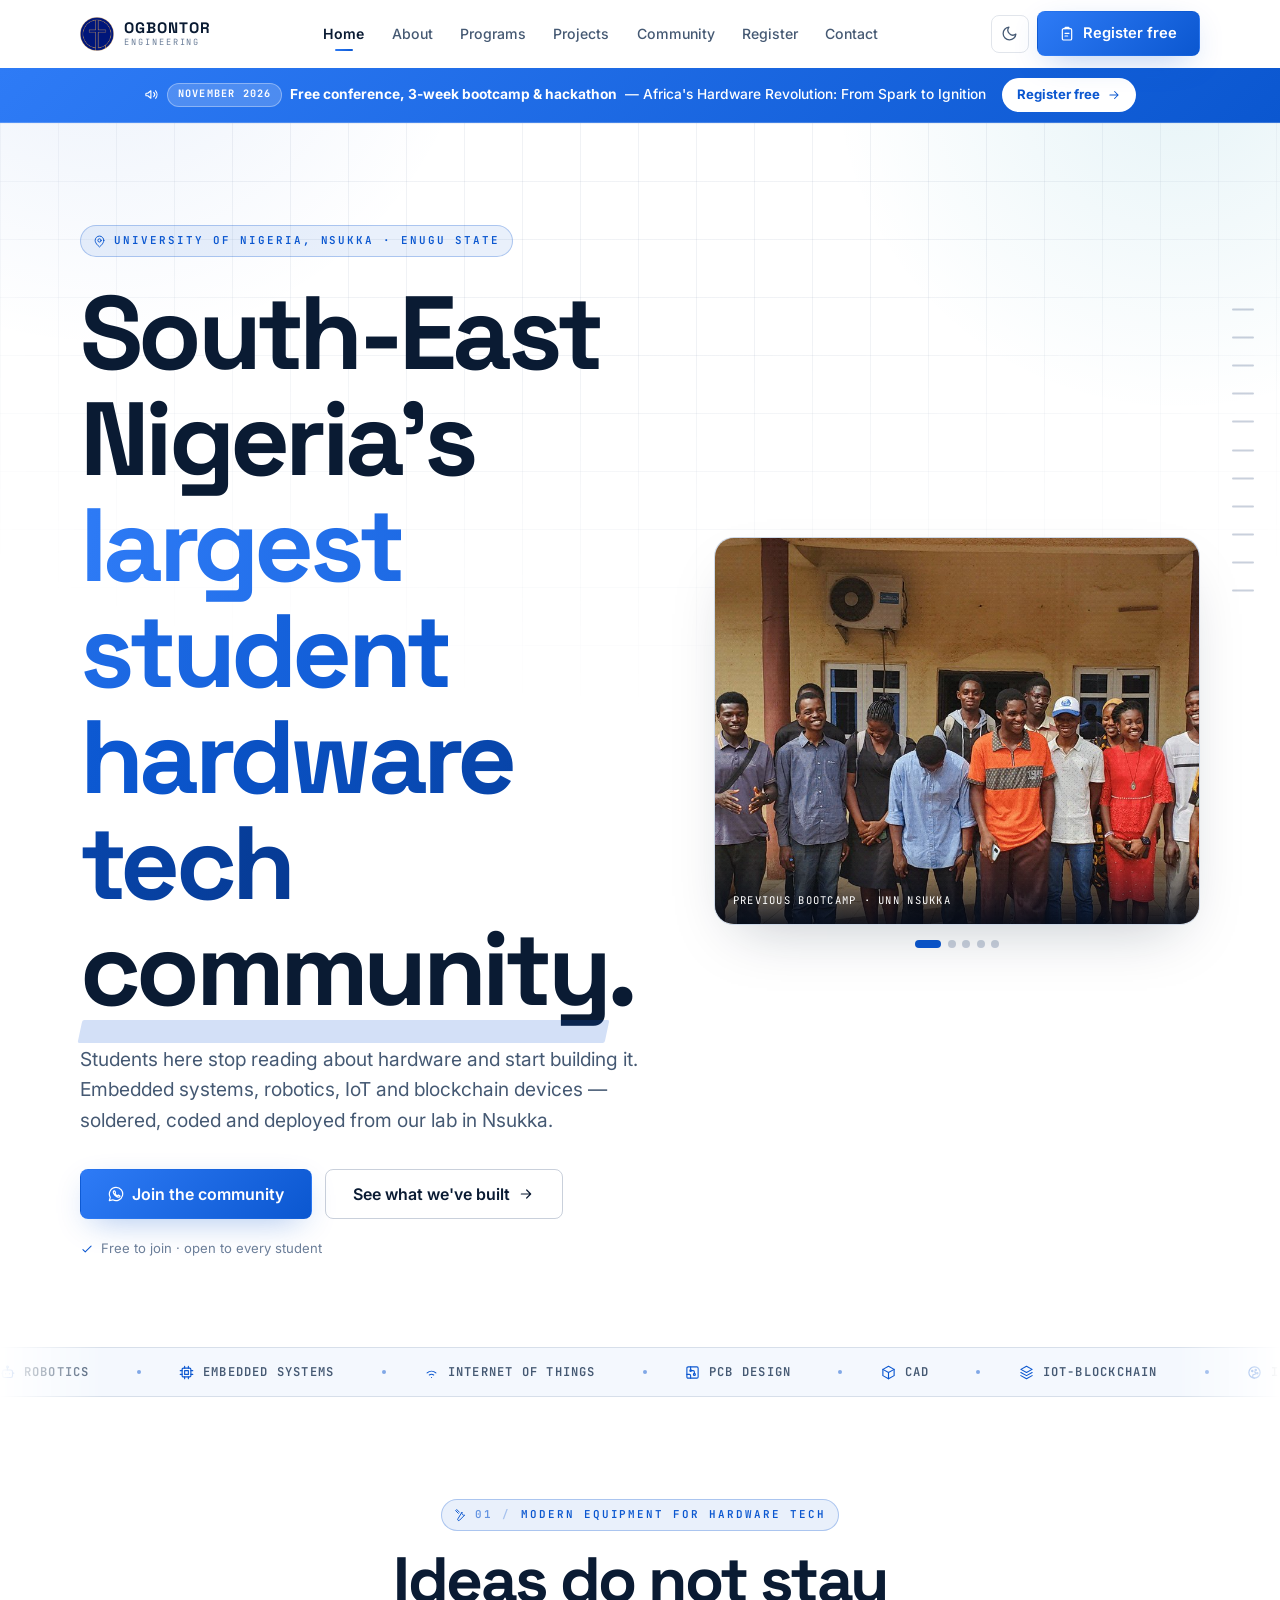
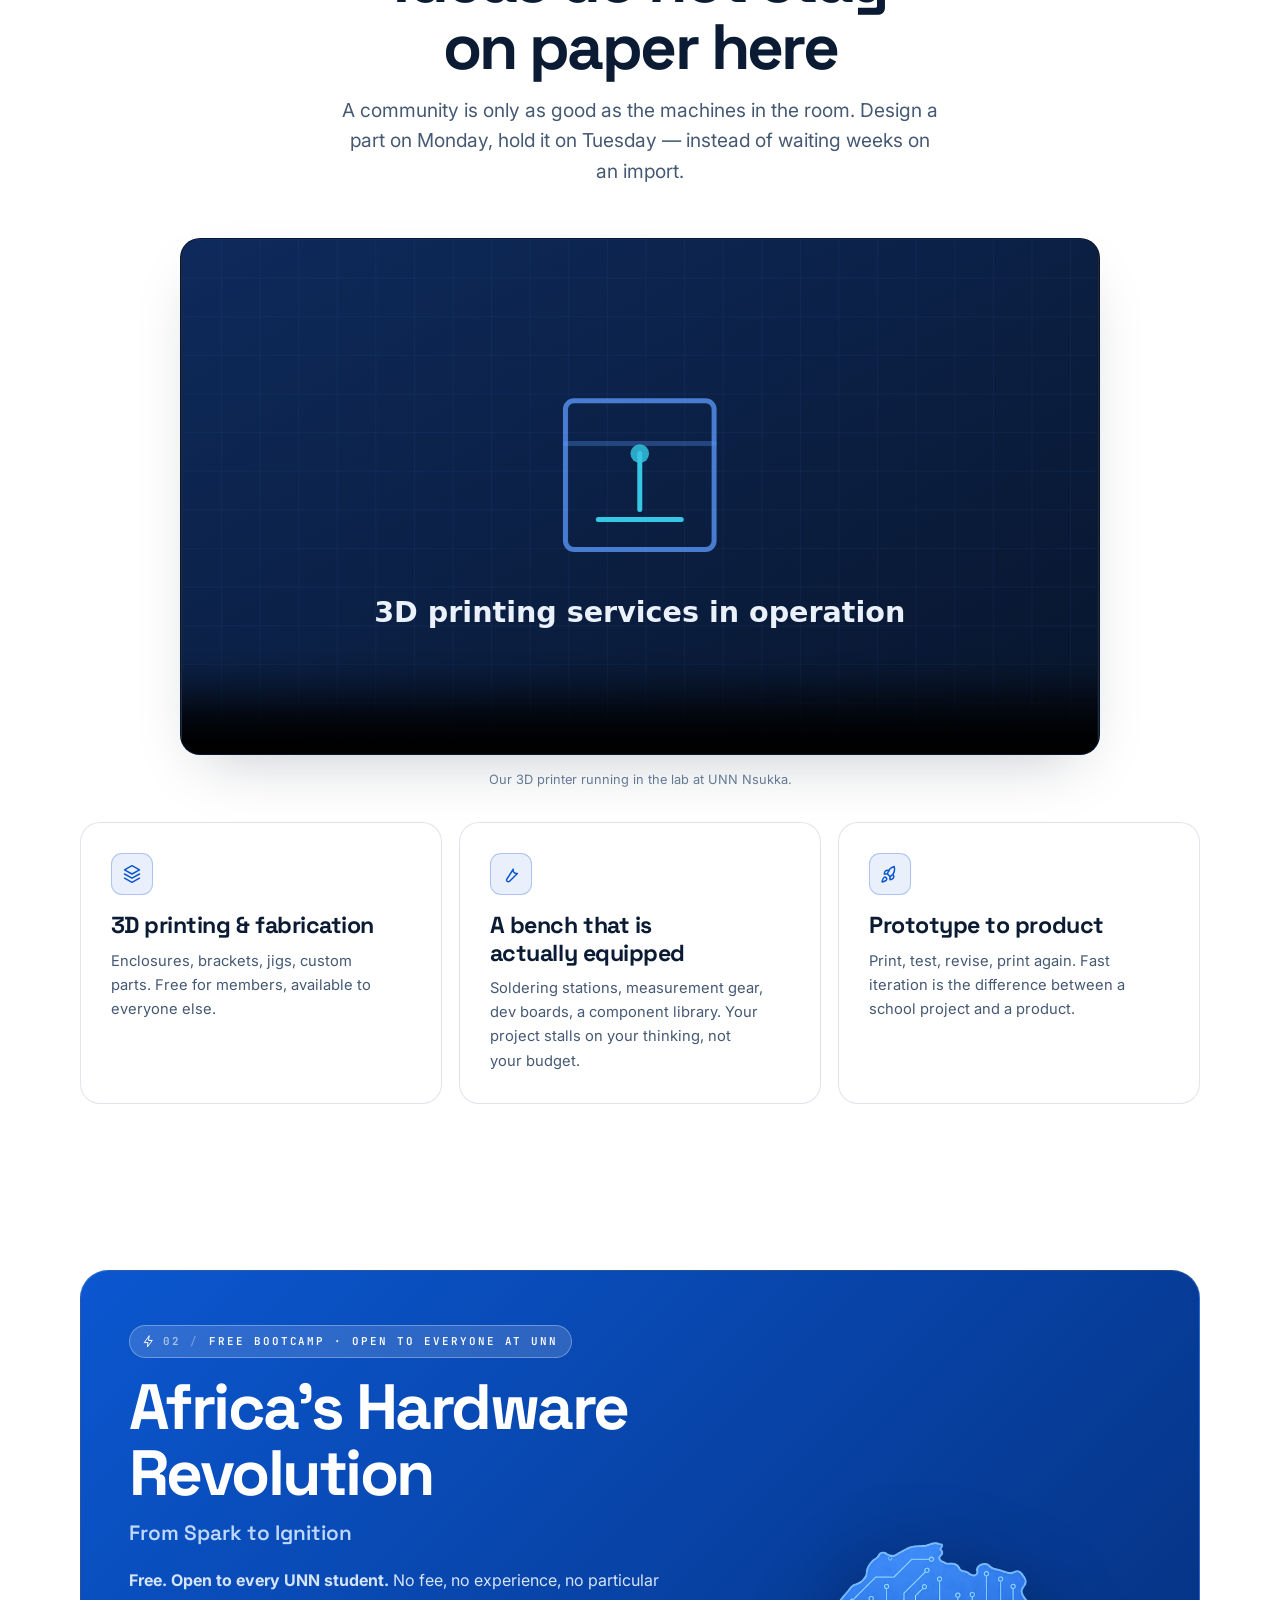
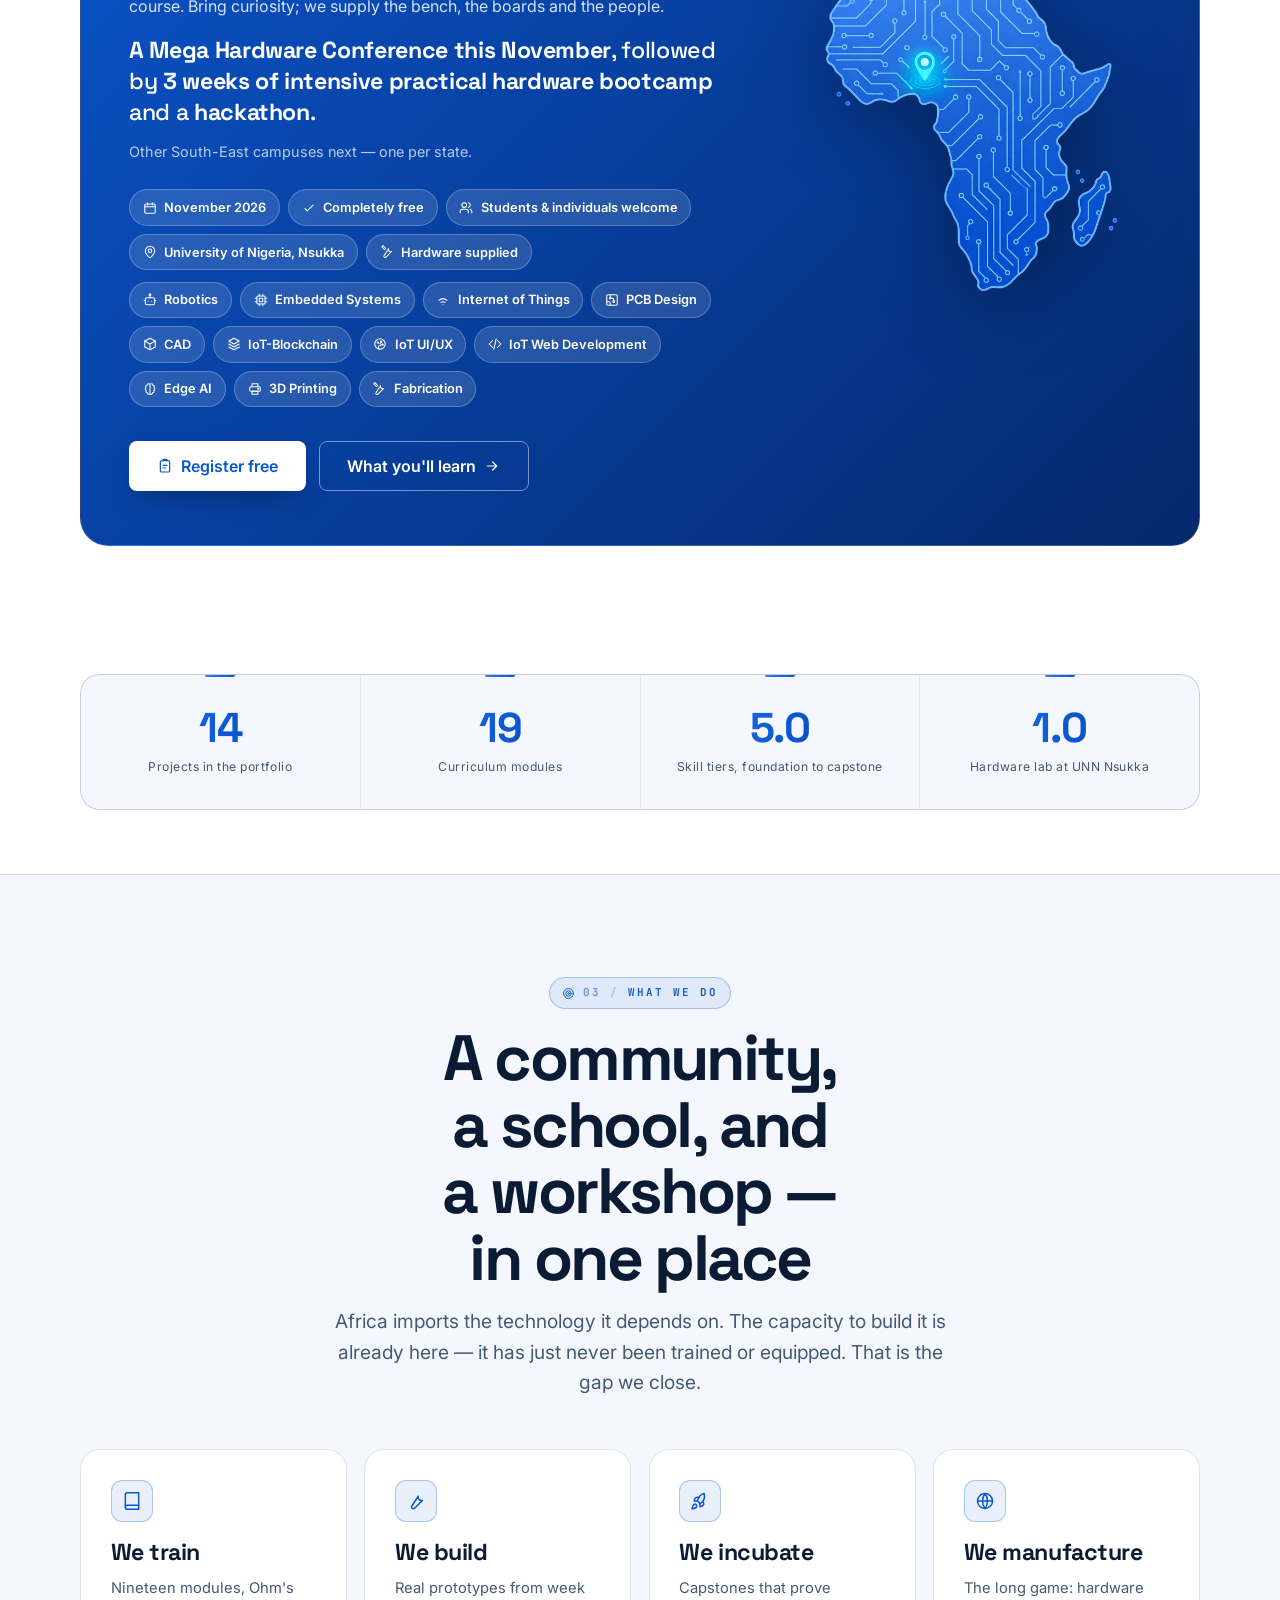
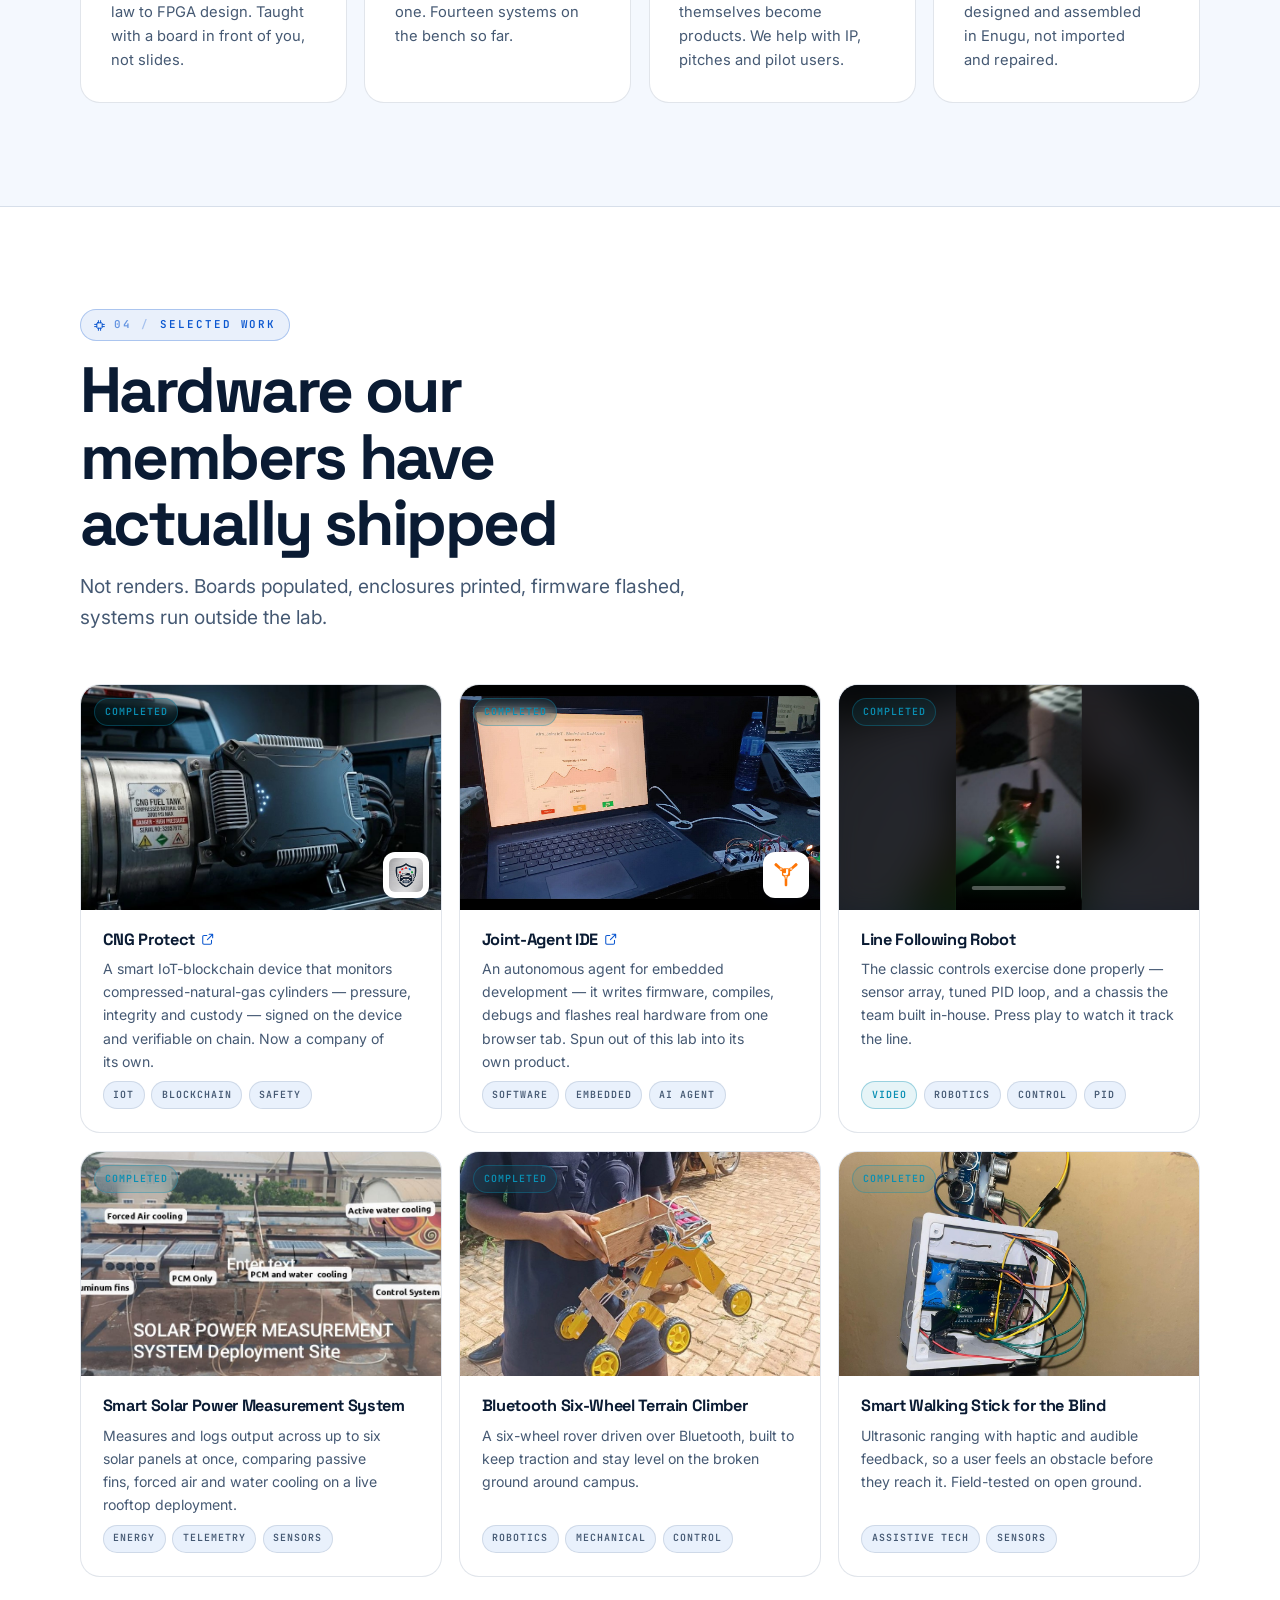
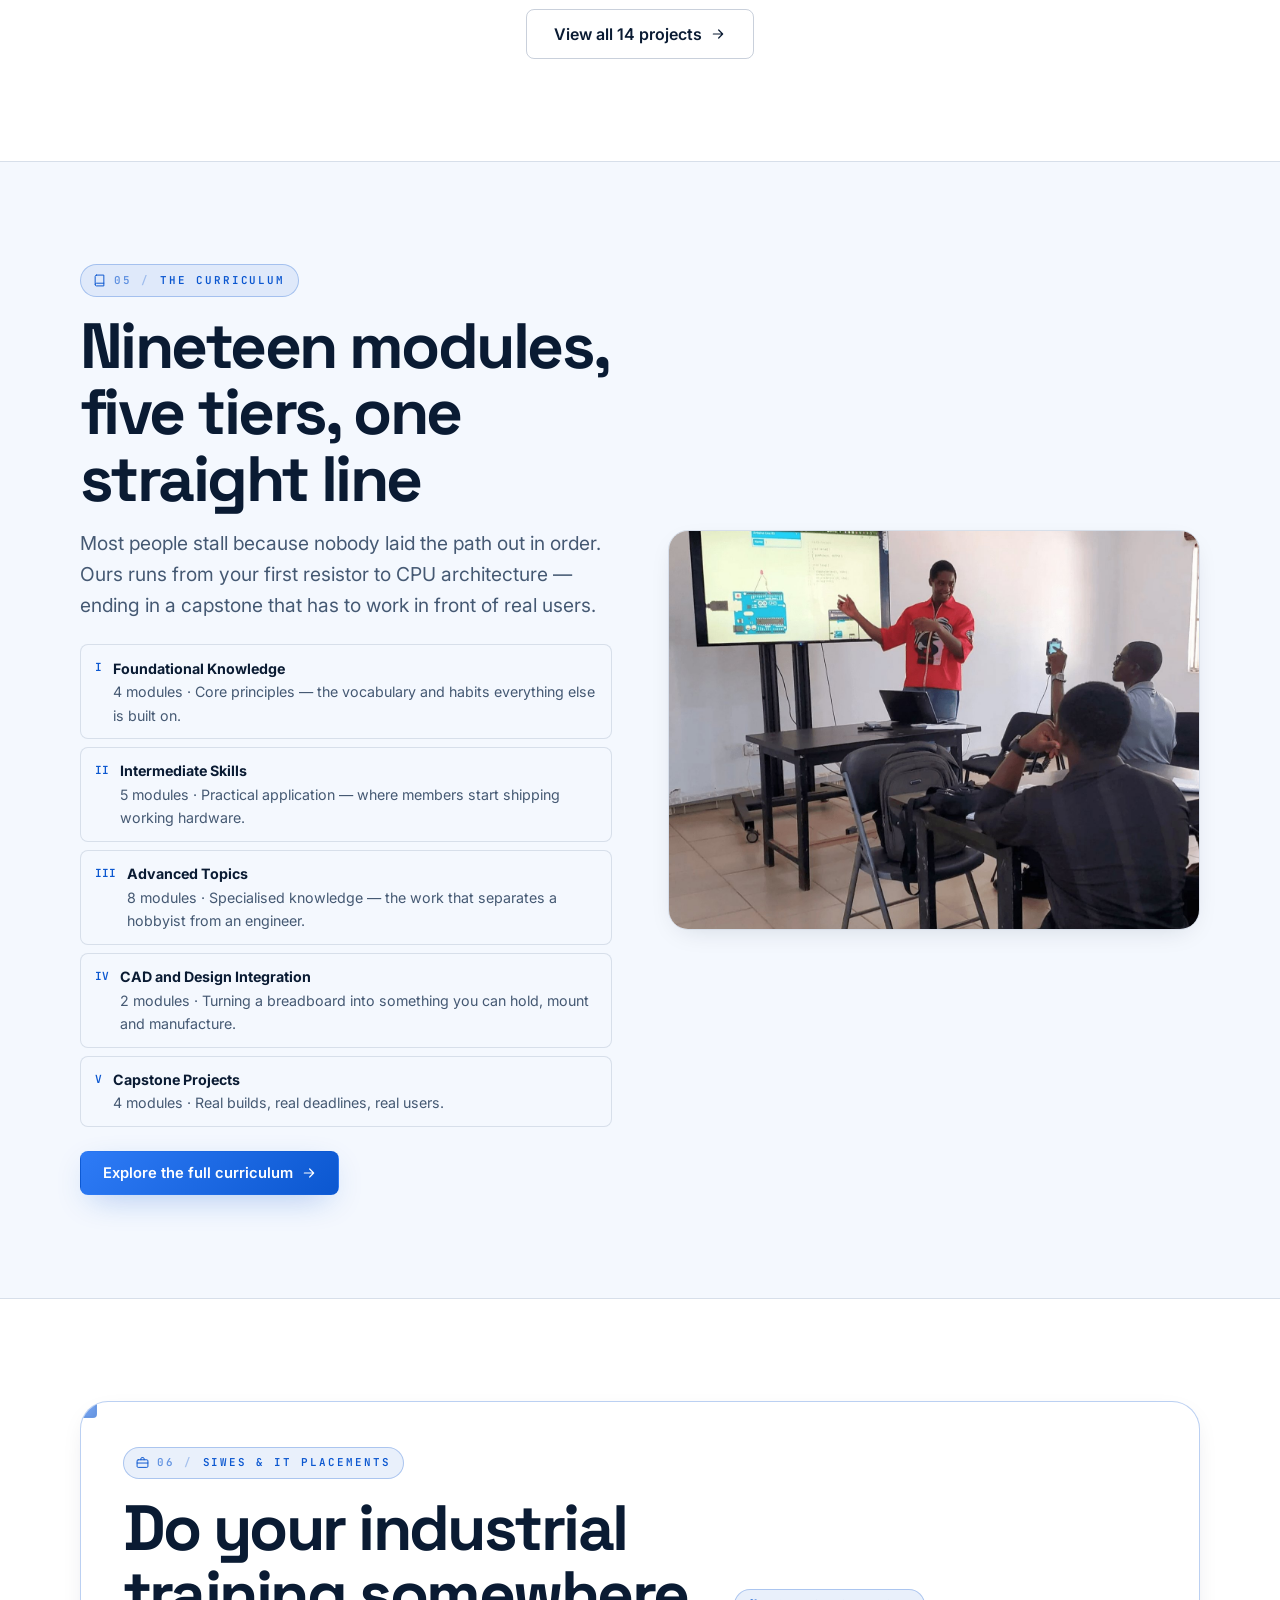
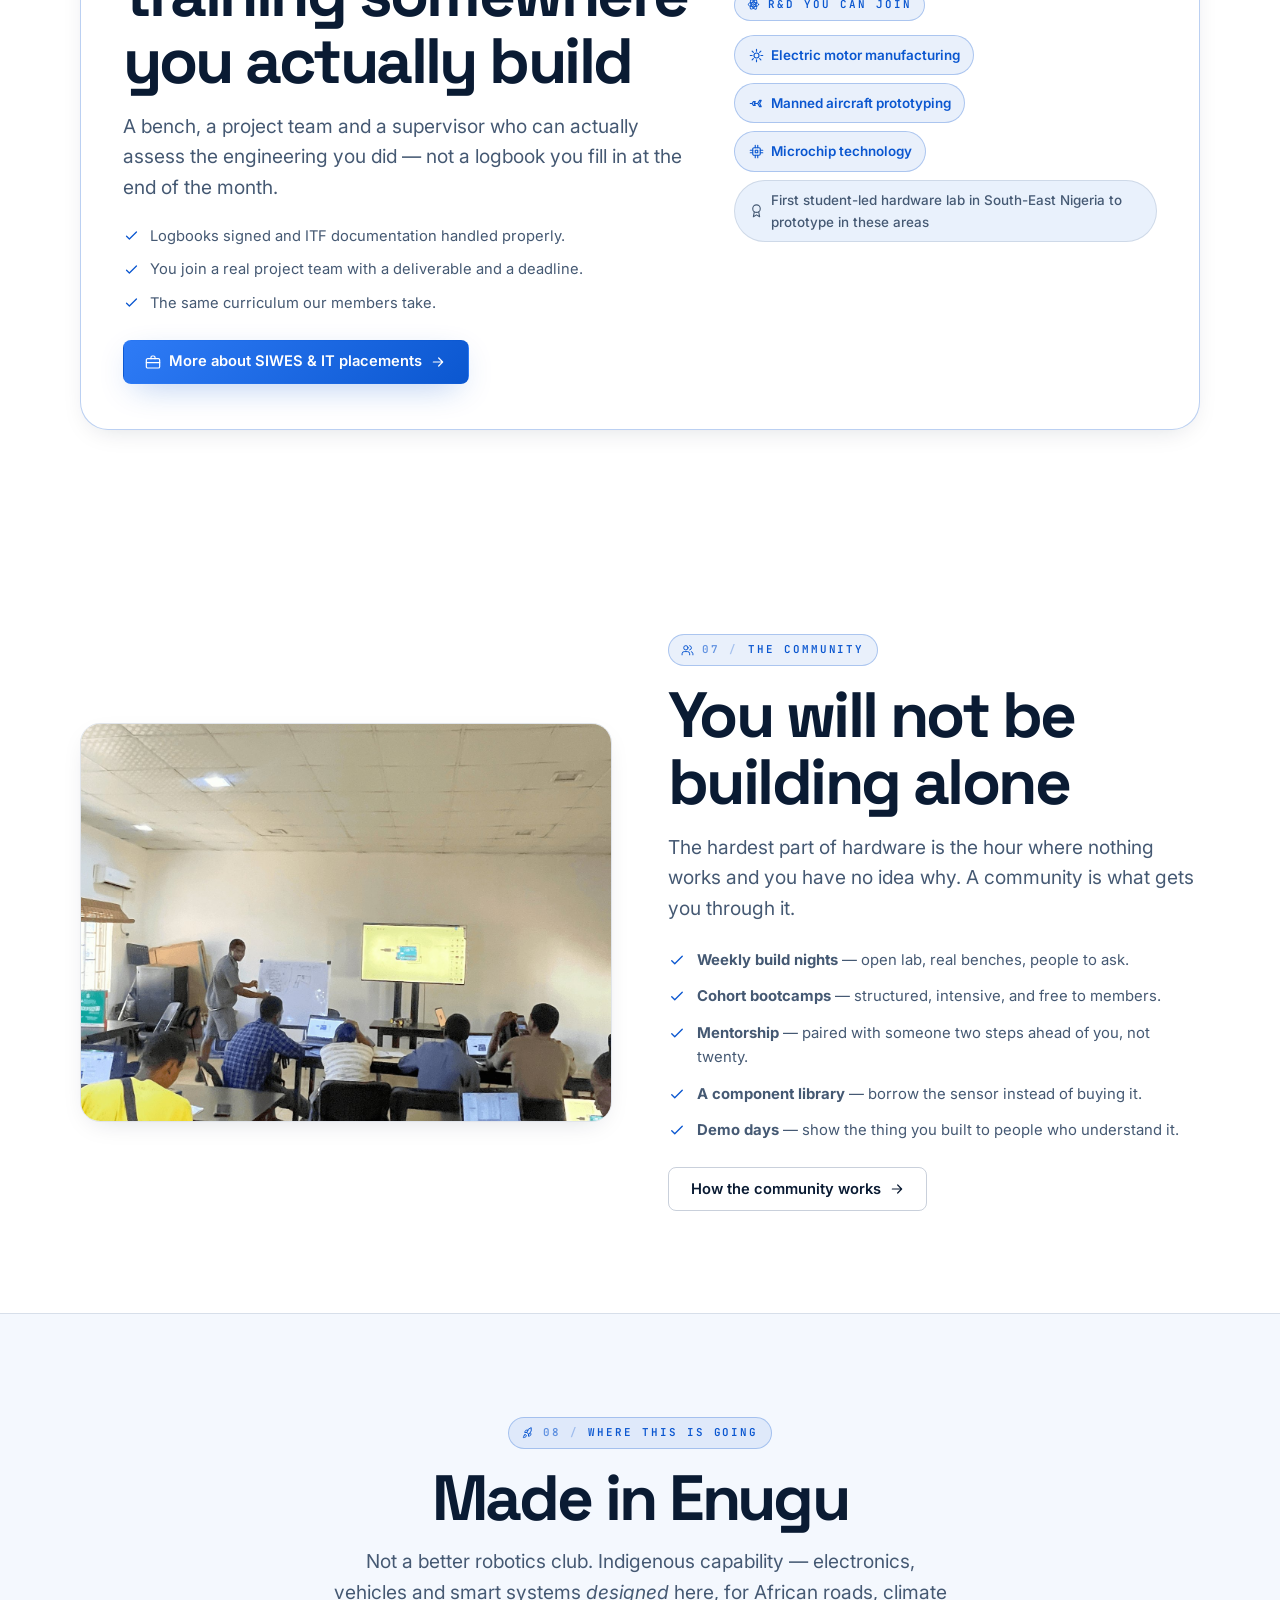
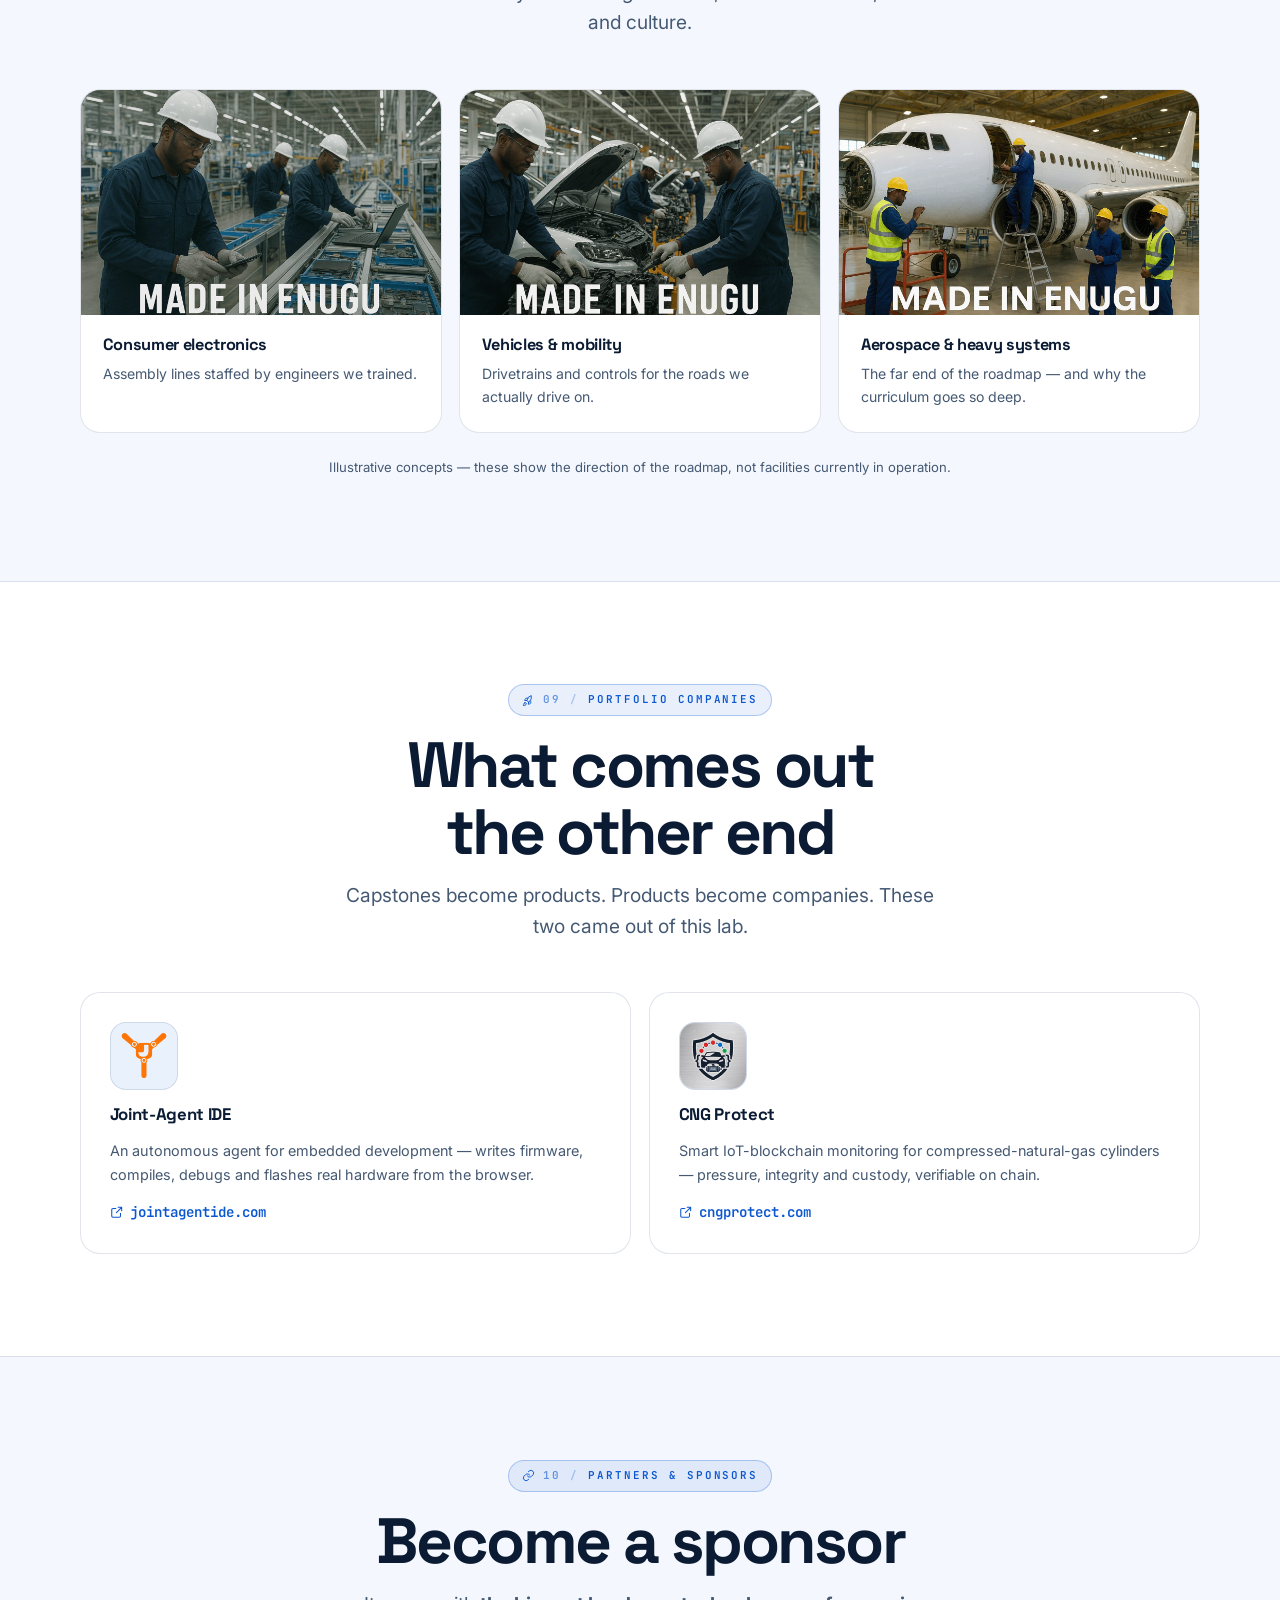
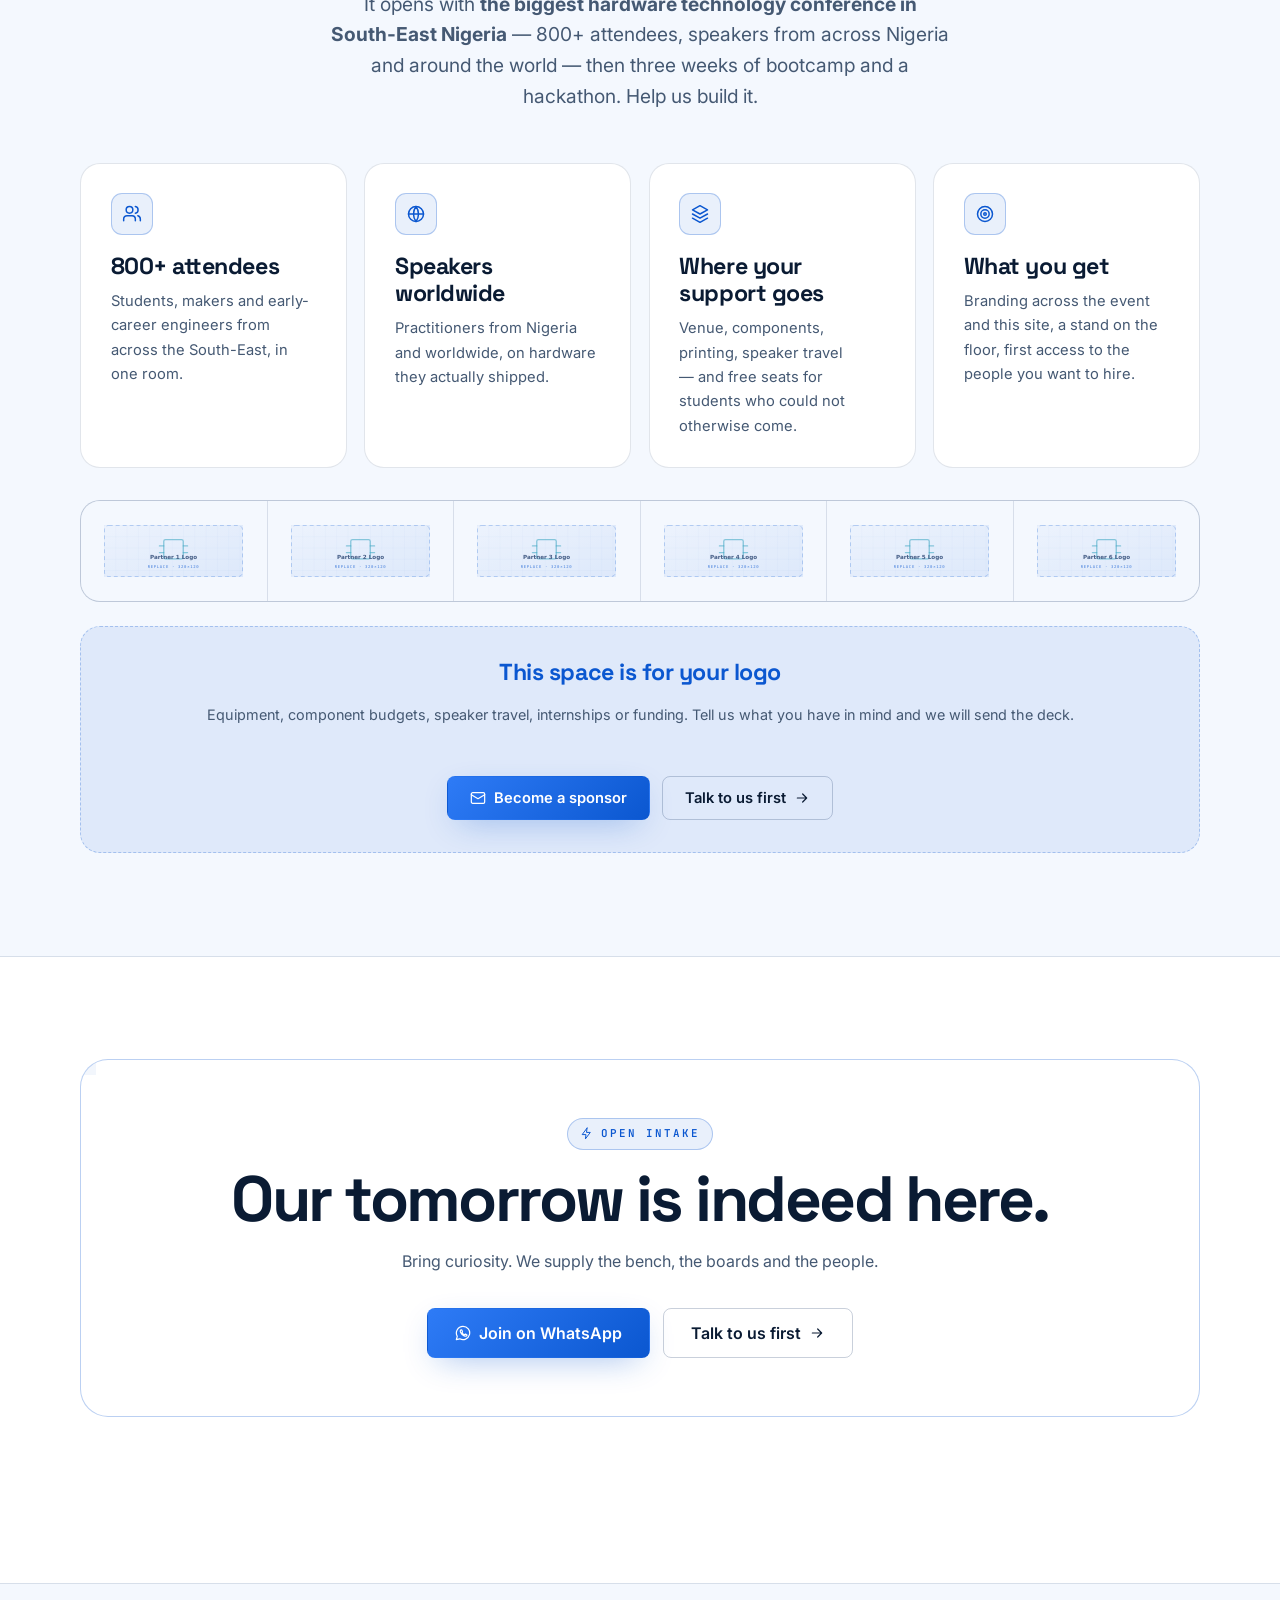
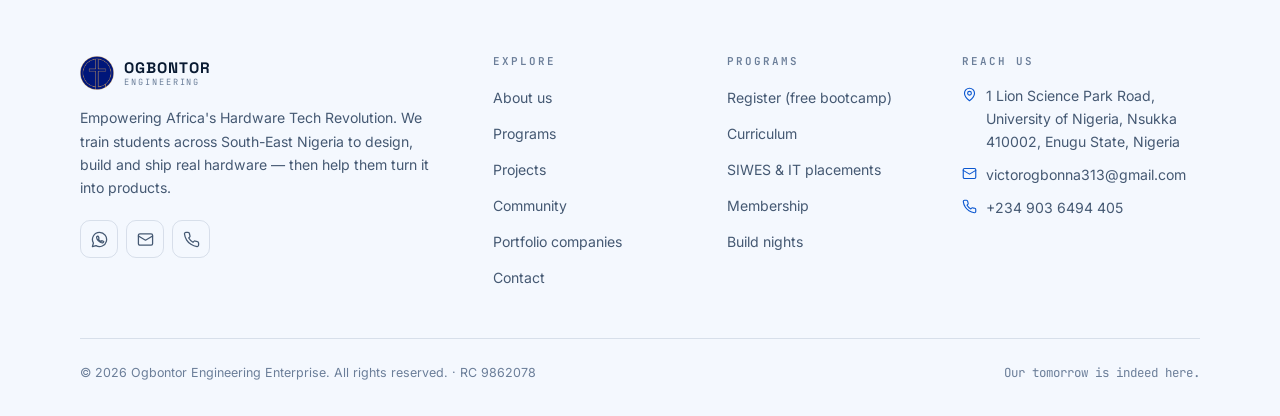
<file: index.html>
<!doctype html>
<html lang="en">
<head>
<meta charset="utf-8">
<meta name="viewport" content="width=device-width, initial-scale=1">
<title>Ogbontor Engineering Enterprise — South-East Nigeria's Largest Student Hardware Tech Community</title>
<meta name="description" content="Ogbontor Engineering Enterprise is the largest student hardware tech community in South-East Nigeria — training students in embedded systems, robotics, IoT and blockchain hardware at UNN Nsukka.">
<meta name="theme-color" content="#0B57D0">
<link rel="canonical" href="https://ogbontor.com/">
<meta property="og:type" content="website">
<meta property="og:site_name" content="Ogbontor Engineering Enterprise">
<meta property="og:title" content="Ogbontor Engineering Enterprise — South-East Nigeria's Largest Student Hardware Tech Community">
<meta property="og:description" content="Ogbontor Engineering Enterprise is the largest student hardware tech community in South-East Nigeria — training students in embedded systems, robotics, IoT and blockchain hardware at UNN Nsukka.">
<meta property="og:url" content="https://ogbontor.com/">
<meta property="og:image" content="https://ogbontor.com/assets/img/link-preview.jpg">
<meta property="og:image:secure_url" content="https://ogbontor.com/assets/img/link-preview.jpg">
<meta property="og:image:type" content="image/jpeg">
<meta property="og:image:width" content="1200">
<meta property="og:image:height" content="630">
<meta property="og:image:alt" content="Ogbontor Engineering Enterprise — South-East Nigeria's largest student hardware tech community">
<meta property="og:locale" content="en_NG">
<meta name="twitter:card" content="summary_large_image">
<meta name="twitter:image" content="https://ogbontor.com/assets/img/link-preview.jpg">
<meta name="twitter:image:alt" content="Ogbontor Engineering Enterprise">
<meta name="author" content="Ogbontor Engineering Enterprise">
<meta name="robots" content="index, follow, max-image-preview:large, max-snippet:-1, max-video-preview:-1">
<meta name="geo.region" content="NG-EN">
<meta name="geo.placename" content="Nsukka, Enugu State, Nigeria">
<meta name="geo.position" content="6.8567;7.3958">
<meta name="ICBM" content="6.8567, 7.3958">
<link rel="icon" href="assets/img/favicon.png" type="image/png">
<link rel="apple-touch-icon" href="assets/img/favicon.png">
<link rel="preconnect" href="https://fonts.googleapis.com">
<link rel="preconnect" href="https://fonts.gstatic.com" crossorigin>
<link rel="stylesheet" href="https://fonts.googleapis.com/css2?family=Inter:wght@400;500;600;700&family=Space+Grotesk:wght@500;600;700&family=JetBrains+Mono:wght@400;600&display=swap">
<meta name="register-endpoint" content="https://script.google.com/macros/s/AKfycbyH2rW40zmKwwqDDqF91gTuwTG6fb1hSAtO6N1WHHh8ukCKSzHLNXvC14F_ccUOmxnA/exec">
<link rel="stylesheet" href="assets/css/styles.css?v=35d93f34">
<noscript><style>.reveal{opacity:1!important;transform:none!important}</style></noscript>
<script type="application/ld+json">
{
  "@context": "https://schema.org",
  "@type": ["Organization", "EducationalOrganization"],
  "name": "Ogbontor Engineering Enterprise",
  "alternateName": "Ogbontor",
  "url": "https://ogbontor.com/",
  "logo": "https://ogbontor.com/assets/img/logo.png",
  "image": "https://ogbontor.com/assets/img/link-preview.jpg",
  "description": "The largest student hardware tech community in South-East Nigeria — training students in embedded systems, robotics, IoT and blockchain hardware.",
  "email": "victorogbonna313@gmail.com",
  "telephone": "+2349036494405",
  "slogan": "Empowering Africa's Hardware Tech Revolution",
  "identifier": "RC 9862078",
  "address": {
    "@type": "PostalAddress",
    "streetAddress": "1 Lion Science Park Road, University of Nigeria",
    "addressLocality": "Nsukka",
    "postalCode": "410002",
    "addressRegion": "Enugu State",
    "addressCountry": "NG"
  },
  "areaServed": "South-East Nigeria",
  "foundingLocation": "Nsukka, Enugu State, Nigeria",
  "knowsAbout": ["Embedded Systems", "Robotics", "Internet of Things", "PCB Design",
                 "Edge AI", "Blockchain Hardware", "3D Printing", "CAD", "Fabrication"],
  "sameAs": ["https://chat.whatsapp.com/CBLct4fEPPa8FAFz10cGH8"]
}
</script>
<script type="application/ld+json">
{
  "@context": "https://schema.org",
  "@type": "WebSite",
  "name": "Ogbontor Engineering Enterprise",
  "url": "https://ogbontor.com/",
  "inLanguage": "en-NG",
  "publisher": { "@type": "Organization", "name": "Ogbontor Engineering Enterprise" }
}
</script>
<script type="application/ld+json">
{
  "@context": "https://schema.org",
  "@type": "EducationEvent",
  "name": "Africa's Hardware Revolution: From Spark to Ignition",
  "description": "A mega hardware technology conference at the University of Nigeria, Nsukka, followed by three weeks of intensive free bootcamp covering robotics, embedded systems, IoT, PCB design, CAD, IoT-blockchain, edge AI, 3D printing and fabrication, closing with a hackathon.",
  "startDate": "2026-11",
  "eventStatus": "https://schema.org/EventScheduled",
  "eventAttendanceMode": "https://schema.org/OfflineEventAttendanceMode",
  "isAccessibleForFree": true,
  "inLanguage": "en-NG",
  "url": "https://ogbontor.com/register.html",
  "image": "https://ogbontor.com/assets/img/link-preview.jpg",
  "location": {
    "@type": "Place",
    "name": "University of Nigeria, Nsukka",
    "address": {
      "@type": "PostalAddress",
      "streetAddress": "1 Lion Science Park Road, University of Nigeria",
      "addressLocality": "Nsukka",
      "postalCode": "410002",
      "addressRegion": "Enugu State",
      "addressCountry": "NG"
    }
  },
  "organizer": { "@type": "Organization", "name": "Ogbontor Engineering Enterprise", "url": "https://ogbontor.com/" },
  "offers": {
    "@type": "Offer",
    "price": "0",
    "priceCurrency": "NGN",
    "availability": "https://schema.org/InStock",
    "url": "https://ogbontor.com/register.html",
    "validFrom": "2026-09-01"
  },
  "audience": { "@type": "EducationalAudience", "educationalRole": "student" }
}
</script>

<script>
  // Set the theme before first paint so there is no flash of the wrong colours.
  // Blue-on-white is the brand default; only an explicit choice switches to dark.
  (function(){try{if(localStorage.getItem("ogbontor-theme")==="dark")
     document.documentElement.setAttribute("data-theme","dark");}catch(e){}})();
</script>
</head>
<body>
<a class="skip-link" href="#main">Skip to content</a>

<header class="site-header">
  <div class="container nav">
    <a class="brand" href="index.html" aria-label="Ogbontor Engineering Enterprise — home">
      <img src="assets/img/logo.png" alt="" width="34" height="34">
      <span>
        <span class="brand-name">OGBONTOR</span><br>
        <span class="brand-sub">Engineering</span>
      </span>
    </a>

    <nav id="primary-nav" class="nav-links" aria-label="Primary">
          <a href="index.html">Home</a>
          <a href="about.html">About</a>
          <a href="programs.html">Programs</a>
          <a href="projects.html">Projects</a>
          <a href="community.html">Community</a>
          <a href="register.html">Register</a>
          <a href="contact.html">Contact</a>
    </nav>

    <div class="nav-actions">
      <button class="icon-btn" data-theme-toggle type="button" aria-label="Switch colour theme">
        <span class="theme-icon-sun"><svg viewBox="0 0 24 24" fill="none" stroke="currentColor" stroke-width="1.8" stroke-linecap="round" stroke-linejoin="round" aria-hidden="true"><circle cx="12" cy="12" r="4"/><path d="M12 2v2m0 16v2M4.9 4.9l1.4 1.4m11.4 11.4 1.4 1.4M2 12h2m16 0h2M4.9 19.1l1.4-1.4M17.7 6.3l1.4-1.4"/></svg></span>
        <span class="theme-icon-moon"><svg viewBox="0 0 24 24" fill="none" stroke="currentColor" stroke-width="1.8" stroke-linecap="round" stroke-linejoin="round" aria-hidden="true"><path d="M21 12.8A9 9 0 1 1 11.2 3a7 7 0 0 0 9.8 9.8z"/></svg></span>
      </button>
      <a class="btn btn--primary nav-cta" href="register.html"><svg viewBox="0 0 24 24" fill="none" stroke="currentColor" stroke-width="1.8" stroke-linecap="round" stroke-linejoin="round" aria-hidden="true"><rect x="5" y="4" width="14" height="17" rx="2"/><path d="M9 4V3a1 1 0 0 1 1-1h4a1 1 0 0 1 1 1v1"/><path d="M9 11h6M9 15h4"/></svg> Register free</a>
      <button class="icon-btn nav-toggle" data-nav-toggle type="button"
              aria-label="Toggle navigation" aria-expanded="false" aria-controls="primary-nav">
        <svg viewBox="0 0 24 24" fill="none" stroke="currentColor" stroke-width="1.8" stroke-linecap="round" stroke-linejoin="round" aria-hidden="true"><path d="M3 6h18M3 12h18M3 18h18"/></svg>
      </button>
    </div>
  </div>
</header>

<main id="main">

<div class="alert-bar">
  <div class="container">
    <p>
      <svg viewBox="0 0 24 24" fill="none" stroke="currentColor" stroke-width="1.8" stroke-linecap="round" stroke-linejoin="round" aria-hidden="true"><path d="M3 11v2a1 1 0 0 0 1 1h2l5 4V6L6 10H4a1 1 0 0 0-1 1z"/><path d="M15.5 8.5a5 5 0 0 1 0 7M18.5 6a9 9 0 0 1 0 12"/></svg>
      <span class="pill">November 2026</span>
      <strong>Free conference, 3-week bootcamp &amp; hackathon</strong>
      <span class="alert-tagline">&mdash; Africa's Hardware Revolution: From Spark to Ignition</span>
    </p>
    <a class="alert-cta" href="register.html">Register free <svg viewBox="0 0 24 24" fill="none" stroke="currentColor" stroke-width="1.8" stroke-linecap="round" stroke-linejoin="round" aria-hidden="true"><path d="M5 12h14m-6-6 6 6-6 6"/></svg></a>
  </div>
</div>
  <section class="hero">
    <div class="backdrop"><div class="grid-lines"></div></div>
    <div class="container">
      <div class="hero-grid">
        <div>
          <span class="eyebrow"><svg viewBox="0 0 24 24" fill="none" stroke="currentColor" stroke-width="1.8" stroke-linecap="round" stroke-linejoin="round" aria-hidden="true"><path d="M20 10c0 6-8 12-8 12s-8-6-8-12a8 8 0 0 1 16 0z"/><circle cx="12" cy="10" r="3"/></svg> University of Nigeria, Nsukka &middot; Enugu State</span>
          <h1>South-East Nigeria's <span class="grad-text">largest student hardware tech</span>
            <span class="underline-accent">community</span>.</h1>
          <p class="lede">
            Students here stop reading about hardware and start building it. Embedded systems,
            robotics, IoT and blockchain devices — soldered, coded and deployed from our lab in Nsukka.
          </p>
          <div class="hero-cta">
            <a class="btn btn--primary btn--lg" href="https://chat.whatsapp.com/CBLct4fEPPa8FAFz10cGH8" target="_blank" rel="noopener">
              <svg viewBox="0 0 24 24" fill="none" stroke="currentColor" stroke-width="1.8" stroke-linecap="round" stroke-linejoin="round" aria-hidden="true"><path d="M12 2a10 10 0 0 0-8.6 15L2 22l5.1-1.3A10 10 0 1 0 12 2z"/><path d="M8.5 7.8c.2-.4.4-.4.7-.4h.6c.2 0 .4 0 .6.5l.8 2c.1.3 0 .5-.1.7l-.4.5c-.2.2-.3.4-.1.7a7 7 0 0 0 3.2 2.8c.3.1.5.1.7-.1l.6-.7c.2-.2.4-.2.6-.1l1.9.9c.3.1.4.3.4.5a2 2 0 0 1-1.4 1.6c-.5.2-1.2.2-3.5-.8a9.5 9.5 0 0 1-4.6-4.6c-.8-1.7-.6-2.6-.4-3.1z"/></svg> Join the community
            </a>
            <a class="btn btn--ghost btn--lg" href="projects.html">
              See what we've built <svg viewBox="0 0 24 24" fill="none" stroke="currentColor" stroke-width="1.8" stroke-linecap="round" stroke-linejoin="round" aria-hidden="true"><path d="M5 12h14m-6-6 6 6-6 6"/></svg>
            </a>
          </div>
          <p class="hero-note">
            <span><svg viewBox="0 0 24 24" fill="none" stroke="currentColor" stroke-width="1.8" stroke-linecap="round" stroke-linejoin="round" aria-hidden="true"><path d="m5 13 4 4L19 7"/></svg> Free to join &middot; open to every student</span>
          </p>
        </div>

        <div class="carousel reveal" data-carousel aria-roledescription="carousel" aria-label="Ogbontor highlights">
          <div class="carousel-window">

            <figure class="slide is-active" data-slide role="group" aria-roledescription="slide" aria-label="1 of 5">
              <img class="slide-photo" src="assets/img/gallery/cohort-group-photo.jpg"
                   alt="The Ogbontor bootcamp cohort outside the lab at UNN Nsukka"
                   width="900" height="500" fetchpriority="high">
              <figcaption>Previous bootcamp &middot; UNN Nsukka</figcaption>
            </figure>

            <div class="slide slide--cta" data-slide role="group" aria-roledescription="slide" aria-label="2 of 5">
              <span class="kicker">Registration open &middot; free</span>
              <h2>Register now</h2>
              <p>Africa's Hardware Revolution &mdash; From Spark to Ignition. Open to every student, no fee.</p>
              <div class="slide-inset">
                <img src="assets/img/gallery/bootcamp-cohort-wide.jpg" alt="Members at work during a previous bootcamp" loading="lazy">
              </div>
              <a class="btn btn--lg" href="register.html"><svg viewBox="0 0 24 24" fill="none" stroke="currentColor" stroke-width="1.8" stroke-linecap="round" stroke-linejoin="round" aria-hidden="true"><rect x="5" y="4" width="14" height="17" rx="2"/><path d="M9 4V3a1 1 0 0 1 1-1h4a1 1 0 0 1 1 1v1"/><path d="M9 11h6M9 15h4"/></svg> Register free</a>
            </div>

            <figure class="slide" data-slide role="group" aria-roledescription="slide" aria-label="3 of 5">
              <img class="slide-photo" src="assets/img/gallery/bootcamp-lecture.jpg"
                   alt="A teaching session during a previous Ogbontor bootcamp" loading="lazy" width="900" height="500">
              <figcaption>Previous bootcamp &middot; teaching session</figcaption>
            </figure>

            <div class="slide slide--cta" data-slide role="group" aria-roledescription="slide" aria-label="4 of 5">
              <span class="kicker">Partner with us</span>
              <h2>Become a sponsor</h2>
              <p>We are building the biggest hardware campus bootcamp in South-East Nigeria &mdash; over 800
                 attendees, speakers from Nigeria and around the world.</p>
              <a class="btn btn--lg" href="index.html#sponsors"><svg viewBox="0 0 24 24" fill="none" stroke="currentColor" stroke-width="1.8" stroke-linecap="round" stroke-linejoin="round" aria-hidden="true"><path d="m11 17 2 2a1.4 1.4 0 0 0 2-2l-3-3"/><path d="m14 14 2.5 2.5a1.4 1.4 0 0 0 2-2L13 9H9.5L7 11.5"/><path d="M3 9.5 6.5 6H11l2 2"/><path d="M2 12.5 5 15m16-6-3-3"/></svg> Sponsor the bootcamp</a>
            </div>

            <figure class="slide" data-slide role="group" aria-roledescription="slide" aria-label="5 of 5">
              <img class="slide-photo" src="assets/img/gallery/bootcamp-cohort-wide.jpg"
                   alt="Members working at benches during a previous Ogbontor bootcamp" loading="lazy" width="900" height="500">
              <figcaption>Previous bootcamp &middot; open lab</figcaption>
            </figure>

          </div>

          <button class="carousel-nav carousel-nav--prev" type="button" data-carousel-prev aria-label="Previous slide"><svg viewBox="0 0 24 24" fill="none" stroke="currentColor" stroke-width="1.8" stroke-linecap="round" stroke-linejoin="round" aria-hidden="true"><path d="M5 12h14m-6-6 6 6-6 6"/></svg></button>
          <button class="carousel-nav carousel-nav--next" type="button" data-carousel-next aria-label="Next slide"><svg viewBox="0 0 24 24" fill="none" stroke="currentColor" stroke-width="1.8" stroke-linecap="round" stroke-linejoin="round" aria-hidden="true"><path d="M5 12h14m-6-6 6 6-6 6"/></svg></button>
          <div class="carousel-dots" data-carousel-dots role="tablist" aria-label="Choose slide"></div>
        </div>
      </div>
    </div>
  </section>

  <div class="marquee" aria-hidden="true">
    <div class="marquee-track">
      <div class="marquee-group">
        <span class="marquee-item"><svg viewBox="0 0 24 24" fill="none" stroke="currentColor" stroke-width="1.8" stroke-linecap="round" stroke-linejoin="round" aria-hidden="true"><rect x="4" y="8" width="16" height="12" rx="3"/><path d="M12 4v4M9 14h.01M15 14h.01M2 13h2m16 0h2"/><circle cx="12" cy="3" r="1.5"/></svg> Robotics</span>
        <span class="marquee-item"><svg viewBox="0 0 24 24" fill="none" stroke="currentColor" stroke-width="1.8" stroke-linecap="round" stroke-linejoin="round" aria-hidden="true"><rect x="5" y="5" width="14" height="14" rx="2"/><rect x="9" y="9" width="6" height="6"/><path d="M9 2v3m6-3v3M9 19v3m6-3v3M2 9h3m-3 6h3m14-6h3m-3 6h3"/></svg> Embedded Systems</span>
        <span class="marquee-item"><svg viewBox="0 0 24 24" fill="none" stroke="currentColor" stroke-width="1.8" stroke-linecap="round" stroke-linejoin="round" aria-hidden="true"><path d="M5 12.5a11 11 0 0 1 14 0M8.5 16a6.5 6.5 0 0 1 7 0M12 20h.01"/></svg> Internet of Things</span>
        <span class="marquee-item"><svg viewBox="0 0 24 24" fill="none" stroke="currentColor" stroke-width="1.8" stroke-linecap="round" stroke-linejoin="round" aria-hidden="true"><rect x="3" y="3" width="18" height="18" rx="2"/><path d="M9 3v4a2 2 0 0 0 2 2h2a2 2 0 0 1 2 2v3M3 15h4a2 2 0 0 1 2 2v4"/><circle cx="15" cy="15" r="1.6"/><circle cx="9" cy="9" r="1.2"/></svg> PCB Design</span>
        <span class="marquee-item"><svg viewBox="0 0 24 24" fill="none" stroke="currentColor" stroke-width="1.8" stroke-linecap="round" stroke-linejoin="round" aria-hidden="true"><path d="m12 2 9 5v10l-9 5-9-5V7l9-5z"/><path d="m12 12 9-5m-9 5v10m0-10L3 7"/></svg> CAD</span>
        <span class="marquee-item"><svg viewBox="0 0 24 24" fill="none" stroke="currentColor" stroke-width="1.8" stroke-linecap="round" stroke-linejoin="round" aria-hidden="true"><path d="m12 2 9 5-9 5-9-5 9-5z"/><path d="m3 12 9 5 9-5M3 17l9 5 9-5"/></svg> IoT-Blockchain</span>
        <span class="marquee-item"><svg viewBox="0 0 24 24" fill="none" stroke="currentColor" stroke-width="1.8" stroke-linecap="round" stroke-linejoin="round" aria-hidden="true"><circle cx="12" cy="12" r="9"/><circle cx="8.5" cy="9.5" r="1.1" fill="currentColor"/><circle cx="14" cy="8" r="1.1" fill="currentColor"/><circle cx="16.5" cy="13" r="1.1" fill="currentColor"/><path d="M12 21a3 3 0 0 1 0-6 2 2 0 0 0 0-4"/></svg> IoT UI/UX</span>
        <span class="marquee-item"><svg viewBox="0 0 24 24" fill="none" stroke="currentColor" stroke-width="1.8" stroke-linecap="round" stroke-linejoin="round" aria-hidden="true"><path d="m8 6-6 6 6 6m8-12 6 6-6 6m-2-15-4 18"/></svg> IoT Web Development</span>
        <span class="marquee-item"><svg viewBox="0 0 24 24" fill="none" stroke="currentColor" stroke-width="1.8" stroke-linecap="round" stroke-linejoin="round" aria-hidden="true"><path d="M9.5 3A2.5 2.5 0 0 0 7 5.5 2.5 2.5 0 0 0 4.5 8a2.5 2.5 0 0 0 .6 1.6A2.5 2.5 0 0 0 4 12a2.5 2.5 0 0 0 1.4 2.2A2.5 2.5 0 0 0 5 16a2.5 2.5 0 0 0 2.5 2.5A2.5 2.5 0 0 0 10 21h2V3z"/><path d="M14.5 3A2.5 2.5 0 0 1 17 5.5 2.5 2.5 0 0 1 19.5 8a2.5 2.5 0 0 1-.6 1.6A2.5 2.5 0 0 1 20 12a2.5 2.5 0 0 1-1.4 2.2A2.5 2.5 0 0 1 19 16a2.5 2.5 0 0 1-2.5 2.5A2.5 2.5 0 0 1 14 21h-2"/></svg> Edge AI</span>
        <span class="marquee-item"><svg viewBox="0 0 24 24" fill="none" stroke="currentColor" stroke-width="1.8" stroke-linecap="round" stroke-linejoin="round" aria-hidden="true"><path d="M7 8V3h10v5"/><rect x="3" y="8" width="18" height="8" rx="2"/><path d="M7 16h10v5H7z"/><circle cx="17.5" cy="11.5" r=".8" fill="currentColor"/></svg> 3D Printing</span>
        <span class="marquee-item"><svg viewBox="0 0 24 24" fill="none" stroke="currentColor" stroke-width="1.8" stroke-linecap="round" stroke-linejoin="round" aria-hidden="true"><path d="M14.7 6.3a4 4 0 0 0 5 5l-9.4 9.4a2.1 2.1 0 0 1-3-3z"/><path d="m8 8-5-5 2-2 5 5"/></svg> Fabrication</span>
      </div>
      <div class="marquee-group">
        <span class="marquee-item"><svg viewBox="0 0 24 24" fill="none" stroke="currentColor" stroke-width="1.8" stroke-linecap="round" stroke-linejoin="round" aria-hidden="true"><rect x="4" y="8" width="16" height="12" rx="3"/><path d="M12 4v4M9 14h.01M15 14h.01M2 13h2m16 0h2"/><circle cx="12" cy="3" r="1.5"/></svg> Robotics</span>
        <span class="marquee-item"><svg viewBox="0 0 24 24" fill="none" stroke="currentColor" stroke-width="1.8" stroke-linecap="round" stroke-linejoin="round" aria-hidden="true"><rect x="5" y="5" width="14" height="14" rx="2"/><rect x="9" y="9" width="6" height="6"/><path d="M9 2v3m6-3v3M9 19v3m6-3v3M2 9h3m-3 6h3m14-6h3m-3 6h3"/></svg> Embedded Systems</span>
        <span class="marquee-item"><svg viewBox="0 0 24 24" fill="none" stroke="currentColor" stroke-width="1.8" stroke-linecap="round" stroke-linejoin="round" aria-hidden="true"><path d="M5 12.5a11 11 0 0 1 14 0M8.5 16a6.5 6.5 0 0 1 7 0M12 20h.01"/></svg> Internet of Things</span>
        <span class="marquee-item"><svg viewBox="0 0 24 24" fill="none" stroke="currentColor" stroke-width="1.8" stroke-linecap="round" stroke-linejoin="round" aria-hidden="true"><rect x="3" y="3" width="18" height="18" rx="2"/><path d="M9 3v4a2 2 0 0 0 2 2h2a2 2 0 0 1 2 2v3M3 15h4a2 2 0 0 1 2 2v4"/><circle cx="15" cy="15" r="1.6"/><circle cx="9" cy="9" r="1.2"/></svg> PCB Design</span>
        <span class="marquee-item"><svg viewBox="0 0 24 24" fill="none" stroke="currentColor" stroke-width="1.8" stroke-linecap="round" stroke-linejoin="round" aria-hidden="true"><path d="m12 2 9 5v10l-9 5-9-5V7l9-5z"/><path d="m12 12 9-5m-9 5v10m0-10L3 7"/></svg> CAD</span>
        <span class="marquee-item"><svg viewBox="0 0 24 24" fill="none" stroke="currentColor" stroke-width="1.8" stroke-linecap="round" stroke-linejoin="round" aria-hidden="true"><path d="m12 2 9 5-9 5-9-5 9-5z"/><path d="m3 12 9 5 9-5M3 17l9 5 9-5"/></svg> IoT-Blockchain</span>
        <span class="marquee-item"><svg viewBox="0 0 24 24" fill="none" stroke="currentColor" stroke-width="1.8" stroke-linecap="round" stroke-linejoin="round" aria-hidden="true"><circle cx="12" cy="12" r="9"/><circle cx="8.5" cy="9.5" r="1.1" fill="currentColor"/><circle cx="14" cy="8" r="1.1" fill="currentColor"/><circle cx="16.5" cy="13" r="1.1" fill="currentColor"/><path d="M12 21a3 3 0 0 1 0-6 2 2 0 0 0 0-4"/></svg> IoT UI/UX</span>
        <span class="marquee-item"><svg viewBox="0 0 24 24" fill="none" stroke="currentColor" stroke-width="1.8" stroke-linecap="round" stroke-linejoin="round" aria-hidden="true"><path d="m8 6-6 6 6 6m8-12 6 6-6 6m-2-15-4 18"/></svg> IoT Web Development</span>
        <span class="marquee-item"><svg viewBox="0 0 24 24" fill="none" stroke="currentColor" stroke-width="1.8" stroke-linecap="round" stroke-linejoin="round" aria-hidden="true"><path d="M9.5 3A2.5 2.5 0 0 0 7 5.5 2.5 2.5 0 0 0 4.5 8a2.5 2.5 0 0 0 .6 1.6A2.5 2.5 0 0 0 4 12a2.5 2.5 0 0 0 1.4 2.2A2.5 2.5 0 0 0 5 16a2.5 2.5 0 0 0 2.5 2.5A2.5 2.5 0 0 0 10 21h2V3z"/><path d="M14.5 3A2.5 2.5 0 0 1 17 5.5 2.5 2.5 0 0 1 19.5 8a2.5 2.5 0 0 1-.6 1.6A2.5 2.5 0 0 1 20 12a2.5 2.5 0 0 1-1.4 2.2A2.5 2.5 0 0 1 19 16a2.5 2.5 0 0 1-2.5 2.5A2.5 2.5 0 0 1 14 21h-2"/></svg> Edge AI</span>
        <span class="marquee-item"><svg viewBox="0 0 24 24" fill="none" stroke="currentColor" stroke-width="1.8" stroke-linecap="round" stroke-linejoin="round" aria-hidden="true"><path d="M7 8V3h10v5"/><rect x="3" y="8" width="18" height="8" rx="2"/><path d="M7 16h10v5H7z"/><circle cx="17.5" cy="11.5" r=".8" fill="currentColor"/></svg> 3D Printing</span>
        <span class="marquee-item"><svg viewBox="0 0 24 24" fill="none" stroke="currentColor" stroke-width="1.8" stroke-linecap="round" stroke-linejoin="round" aria-hidden="true"><path d="M14.7 6.3a4 4 0 0 0 5 5l-9.4 9.4a2.1 2.1 0 0 1-3-3z"/><path d="m8 8-5-5 2-2 5 5"/></svg> Fabrication</span>
      </div>
    </div>
  </div>

  <section class="section" id="equipment">
    <div class="container">
      <div class="sec-head sec-head--center">
        <span class="eyebrow"><svg viewBox="0 0 24 24" fill="none" stroke="currentColor" stroke-width="1.8" stroke-linecap="round" stroke-linejoin="round" aria-hidden="true"><path d="M14.7 6.3a4 4 0 0 0 5 5l-9.4 9.4a2.1 2.1 0 0 1-3-3z"/><path d="m8 8-5-5 2-2 5 5"/></svg> <span class="sec-no">01</span> Modern equipment for hardware tech</span>
        <h2>Ideas do not stay on paper here</h2>
        <p class="lede">A community is only as good as the machines in the room. Design a part on Monday,
          hold it on Tuesday — instead of waiting weeks on an import.</p>
      </div>

      <div class="video-stage reveal">
        <video class="video-bg" src="assets/video/3d-printer.mp4" muted loop autoplay playsinline aria-hidden="true" tabindex="-1"></video>
        <video class="video-main" src="assets/video/3d-printer.mp4"
               poster="assets/img/3d-printer-poster.svg"
               muted loop autoplay playsinline controls preload="metadata"
               aria-label="Our 3D printer running in the lab"></video>
      </div>
      <p class="video-cap">Our 3D printer running in the lab at UNN Nsukka.</p>

      <div class="grid grid-3 mt-4">
        <article class="card reveal">
          <div class="card-ico"><svg viewBox="0 0 24 24" fill="none" stroke="currentColor" stroke-width="1.8" stroke-linecap="round" stroke-linejoin="round" aria-hidden="true"><path d="m12 2 9 5-9 5-9-5 9-5z"/><path d="m3 12 9 5 9-5M3 17l9 5 9-5"/></svg></div>
          <h3>3D printing &amp; fabrication</h3>
          <p>Enclosures, brackets, jigs, custom parts. Free for members, available to everyone else.</p>
        </article>
        <article class="card reveal" data-delay="0.08">
          <div class="card-ico"><svg viewBox="0 0 24 24" fill="none" stroke="currentColor" stroke-width="1.8" stroke-linecap="round" stroke-linejoin="round" aria-hidden="true"><path d="M14.7 6.3a4 4 0 0 0 5 5l-9.4 9.4a2.1 2.1 0 0 1-3-3z"/></svg></div>
          <h3>A bench that is actually equipped</h3>
          <p>Soldering stations, measurement gear, dev boards, a component library. Your project stalls on
             your thinking, not your budget.</p>
        </article>
        <article class="card reveal" data-delay="0.16">
          <div class="card-ico"><svg viewBox="0 0 24 24" fill="none" stroke="currentColor" stroke-width="1.8" stroke-linecap="round" stroke-linejoin="round" aria-hidden="true"><path d="M4.5 16.5c-1.5 1.3-2 5-2 5s3.7-.5 5-2a2.1 2.1 0 0 0-3-3z"/><path d="M12 15 9 12a11 11 0 0 1 8-9 11 11 0 0 1-3 11z"/><path d="M9 12H5s.5-3 2-4 4 0 4 0"/><path d="M12 15v4s3-.5 4-2 0-4 0-4"/></svg></div>
          <h3>Prototype to product</h3>
          <p>Print, test, revise, print again. Fast iteration is the difference between a school project and
             a product.</p>
        </article>
      </div>
    </div>
  </section>

  <section class="section section--tight" id="bootcamp">
    <div class="container">
      <div class="bootcamp bracketed reveal">
       <div class="bootcamp-grid">
        <div>
        <span class="eyebrow"><svg viewBox="0 0 24 24" fill="none" stroke="currentColor" stroke-width="1.8" stroke-linecap="round" stroke-linejoin="round" aria-hidden="true"><path d="M13 2 4 14h7l-1 8 9-12h-7l1-8z"/></svg> <span class="sec-no">02</span> Free bootcamp &middot; open to everyone at UNN</span>
        <h2>Africa's Hardware Revolution</h2>
        <p class="theme-line">From Spark to Ignition</p>
        <p><strong>Free. Open to every UNN student.</strong> No fee, no experience, no particular course.
           Bring curiosity; we supply the bench, the boards and the people.</p>
        <p class="programme-line" style="margin-top:1rem"><strong>A Mega Hardware Conference this
           November</strong>, followed by <strong>3 weeks of intensive practical hardware bootcamp</strong>
           and a <strong>hackathon</strong>.</p>
        <p style="margin-top:.8rem;font-size:.9rem;opacity:.85">Other South-East campuses next — one per state.</p>
        <div class="bootcamp-facts">
          <span><svg viewBox="0 0 24 24" fill="none" stroke="currentColor" stroke-width="1.8" stroke-linecap="round" stroke-linejoin="round" aria-hidden="true"><rect x="3" y="5" width="18" height="16" rx="2"/><path d="M8 3v4m8-4v4M3 10h18"/></svg> November 2026</span>
          <span><svg viewBox="0 0 24 24" fill="none" stroke="currentColor" stroke-width="1.8" stroke-linecap="round" stroke-linejoin="round" aria-hidden="true"><path d="m5 13 4 4L19 7"/></svg> Completely free</span>
          <span><svg viewBox="0 0 24 24" fill="none" stroke="currentColor" stroke-width="1.8" stroke-linecap="round" stroke-linejoin="round" aria-hidden="true"><path d="M16 20v-2a4 4 0 0 0-4-4H6a4 4 0 0 0-4 4v2"/><circle cx="9" cy="7" r="4"/><path d="M22 20v-2a4 4 0 0 0-3-3.87M16 3.13A4 4 0 0 1 16 11"/></svg> Students &amp; individuals welcome</span>
          <span><svg viewBox="0 0 24 24" fill="none" stroke="currentColor" stroke-width="1.8" stroke-linecap="round" stroke-linejoin="round" aria-hidden="true"><path d="M20 10c0 6-8 12-8 12s-8-6-8-12a8 8 0 0 1 16 0z"/><circle cx="12" cy="10" r="3"/></svg> University of Nigeria, Nsukka</span>
          <span><svg viewBox="0 0 24 24" fill="none" stroke="currentColor" stroke-width="1.8" stroke-linecap="round" stroke-linejoin="round" aria-hidden="true"><path d="M14.7 6.3a4 4 0 0 0 5 5l-9.4 9.4a2.1 2.1 0 0 1-3-3z"/><path d="m8 8-5-5 2-2 5 5"/></svg> Hardware supplied</span>
        </div>
        <div class="bootcamp-facts" style="margin-top:.7rem">
          <span><svg viewBox="0 0 24 24" fill="none" stroke="currentColor" stroke-width="1.8" stroke-linecap="round" stroke-linejoin="round" aria-hidden="true"><rect x="4" y="8" width="16" height="12" rx="3"/><path d="M12 4v4M9 14h.01M15 14h.01M2 13h2m16 0h2"/><circle cx="12" cy="3" r="1.5"/></svg> Robotics</span>
          <span><svg viewBox="0 0 24 24" fill="none" stroke="currentColor" stroke-width="1.8" stroke-linecap="round" stroke-linejoin="round" aria-hidden="true"><rect x="5" y="5" width="14" height="14" rx="2"/><rect x="9" y="9" width="6" height="6"/><path d="M9 2v3m6-3v3M9 19v3m6-3v3M2 9h3m-3 6h3m14-6h3m-3 6h3"/></svg> Embedded Systems</span>
          <span><svg viewBox="0 0 24 24" fill="none" stroke="currentColor" stroke-width="1.8" stroke-linecap="round" stroke-linejoin="round" aria-hidden="true"><path d="M5 12.5a11 11 0 0 1 14 0M8.5 16a6.5 6.5 0 0 1 7 0M12 20h.01"/></svg> Internet of Things</span>
          <span><svg viewBox="0 0 24 24" fill="none" stroke="currentColor" stroke-width="1.8" stroke-linecap="round" stroke-linejoin="round" aria-hidden="true"><rect x="3" y="3" width="18" height="18" rx="2"/><path d="M9 3v4a2 2 0 0 0 2 2h2a2 2 0 0 1 2 2v3M3 15h4a2 2 0 0 1 2 2v4"/><circle cx="15" cy="15" r="1.6"/><circle cx="9" cy="9" r="1.2"/></svg> PCB Design</span>
          <span><svg viewBox="0 0 24 24" fill="none" stroke="currentColor" stroke-width="1.8" stroke-linecap="round" stroke-linejoin="round" aria-hidden="true"><path d="m12 2 9 5v10l-9 5-9-5V7l9-5z"/><path d="m12 12 9-5m-9 5v10m0-10L3 7"/></svg> CAD</span>
          <span><svg viewBox="0 0 24 24" fill="none" stroke="currentColor" stroke-width="1.8" stroke-linecap="round" stroke-linejoin="round" aria-hidden="true"><path d="m12 2 9 5-9 5-9-5 9-5z"/><path d="m3 12 9 5 9-5M3 17l9 5 9-5"/></svg> IoT-Blockchain</span>
          <span><svg viewBox="0 0 24 24" fill="none" stroke="currentColor" stroke-width="1.8" stroke-linecap="round" stroke-linejoin="round" aria-hidden="true"><circle cx="12" cy="12" r="9"/><circle cx="8.5" cy="9.5" r="1.1" fill="currentColor"/><circle cx="14" cy="8" r="1.1" fill="currentColor"/><circle cx="16.5" cy="13" r="1.1" fill="currentColor"/><path d="M12 21a3 3 0 0 1 0-6 2 2 0 0 0 0-4"/></svg> IoT UI/UX</span>
          <span><svg viewBox="0 0 24 24" fill="none" stroke="currentColor" stroke-width="1.8" stroke-linecap="round" stroke-linejoin="round" aria-hidden="true"><path d="m8 6-6 6 6 6m8-12 6 6-6 6m-2-15-4 18"/></svg> IoT Web Development</span>
          <span><svg viewBox="0 0 24 24" fill="none" stroke="currentColor" stroke-width="1.8" stroke-linecap="round" stroke-linejoin="round" aria-hidden="true"><path d="M9.5 3A2.5 2.5 0 0 0 7 5.5 2.5 2.5 0 0 0 4.5 8a2.5 2.5 0 0 0 .6 1.6A2.5 2.5 0 0 0 4 12a2.5 2.5 0 0 0 1.4 2.2A2.5 2.5 0 0 0 5 16a2.5 2.5 0 0 0 2.5 2.5A2.5 2.5 0 0 0 10 21h2V3z"/><path d="M14.5 3A2.5 2.5 0 0 1 17 5.5 2.5 2.5 0 0 1 19.5 8a2.5 2.5 0 0 1-.6 1.6A2.5 2.5 0 0 1 20 12a2.5 2.5 0 0 1-1.4 2.2A2.5 2.5 0 0 1 19 16a2.5 2.5 0 0 1-2.5 2.5A2.5 2.5 0 0 1 14 21h-2"/></svg> Edge AI</span>
          <span><svg viewBox="0 0 24 24" fill="none" stroke="currentColor" stroke-width="1.8" stroke-linecap="round" stroke-linejoin="round" aria-hidden="true"><path d="M7 8V3h10v5"/><rect x="3" y="8" width="18" height="8" rx="2"/><path d="M7 16h10v5H7z"/><circle cx="17.5" cy="11.5" r=".8" fill="currentColor"/></svg> 3D Printing</span>
          <span><svg viewBox="0 0 24 24" fill="none" stroke="currentColor" stroke-width="1.8" stroke-linecap="round" stroke-linejoin="round" aria-hidden="true"><path d="M14.7 6.3a4 4 0 0 0 5 5l-9.4 9.4a2.1 2.1 0 0 1-3-3z"/><path d="m8 8-5-5 2-2 5 5"/></svg> Fabrication</span>
        </div>
        <div class="hero-cta">
          <a class="btn btn--primary btn--lg" href="register.html"><svg viewBox="0 0 24 24" fill="none" stroke="currentColor" stroke-width="1.8" stroke-linecap="round" stroke-linejoin="round" aria-hidden="true"><rect x="5" y="4" width="14" height="17" rx="2"/><path d="M9 4V3a1 1 0 0 1 1-1h4a1 1 0 0 1 1 1v1"/><path d="M9 11h6M9 15h4"/></svg> Register free</a>
          <a class="btn btn--ghost btn--lg" href="programs.html#bootcamp">What you'll learn <svg viewBox="0 0 24 24" fill="none" stroke="currentColor" stroke-width="1.8" stroke-linecap="round" stroke-linejoin="round" aria-hidden="true"><path d="M5 12h14m-6-6 6 6-6 6"/></svg></a>
        </div>
        </div>
        <div class="bootcamp-art">
          <img src="assets/img/africa-circuit.png"
               alt="Africa drawn as a circuit board, with the lab at UNN Nsukka marked" width="330" height="440" loading="lazy">
        </div>
       </div>
      </div>
    </div>
  </section>

  <section class="section section--tight">
    <div class="container">
      <div class="stats reveal">
        <div class="stat">
          <div class="stat-num grad-text" data-count="14" data-suffix="" data-prefix="">0</div>
          <div class="stat-label">Projects in the portfolio</div>
        </div>
        <div class="stat">
          <div class="stat-num grad-text" data-count="19" data-suffix="" data-prefix="">0</div>
          <div class="stat-label">Curriculum modules</div>
        </div>
        <div class="stat">
          <div class="stat-num grad-text" data-count="5" data-suffix="" data-prefix="">0</div>
          <div class="stat-label">Skill tiers, foundation to capstone</div>
        </div>
        <div class="stat">
          <div class="stat-num grad-text" data-count="1" data-suffix="" data-prefix="">0</div>
          <div class="stat-label">Hardware lab at UNN Nsukka</div>
        </div>
      </div>
    </div>
  </section>

  <section class="section section--alt">
    <div class="container">
      <div class="sec-head sec-head--center">
        <span class="eyebrow"><svg viewBox="0 0 24 24" fill="none" stroke="currentColor" stroke-width="1.8" stroke-linecap="round" stroke-linejoin="round" aria-hidden="true"><circle cx="12" cy="12" r="9"/><circle cx="12" cy="12" r="5"/><circle cx="12" cy="12" r="1.5"/></svg> <span class="sec-no">03</span> What we do</span>
        <h2>A community, a school, and a workshop — in one place</h2>
        <p class="lede">Africa imports the technology it depends on. The capacity to build it is already
          here — it has just never been trained or equipped. That is the gap we close.</p>
      </div>
      <div class="grid grid-4">
        <article class="card reveal" data-delay="0.00">
          <div class="card-ico"><svg viewBox="0 0 24 24" fill="none" stroke="currentColor" stroke-width="1.8" stroke-linecap="round" stroke-linejoin="round" aria-hidden="true"><path d="M4 19.5A2.5 2.5 0 0 1 6.5 17H20"/><path d="M6.5 2H20v20H6.5A2.5 2.5 0 0 1 4 19.5v-15A2.5 2.5 0 0 1 6.5 2z"/></svg></div>
          <h3>We train</h3>
          <p>Nineteen modules, Ohm's law to FPGA design. Taught with a board in front of you, not slides.</p>
        </article>
        <article class="card reveal" data-delay="0.07">
          <div class="card-ico"><svg viewBox="0 0 24 24" fill="none" stroke="currentColor" stroke-width="1.8" stroke-linecap="round" stroke-linejoin="round" aria-hidden="true"><path d="M14.7 6.3a4 4 0 0 0 5 5l-9.4 9.4a2.1 2.1 0 0 1-3-3z"/></svg></div>
          <h3>We build</h3>
          <p>Real prototypes from week one. Fourteen systems on the bench so far.</p>
        </article>
        <article class="card reveal" data-delay="0.14">
          <div class="card-ico"><svg viewBox="0 0 24 24" fill="none" stroke="currentColor" stroke-width="1.8" stroke-linecap="round" stroke-linejoin="round" aria-hidden="true"><path d="M4.5 16.5c-1.5 1.3-2 5-2 5s3.7-.5 5-2a2.1 2.1 0 0 0-3-3z"/><path d="M12 15 9 12a11 11 0 0 1 8-9 11 11 0 0 1-3 11z"/><path d="M9 12H5s.5-3 2-4 4 0 4 0"/><path d="M12 15v4s3-.5 4-2 0-4 0-4"/></svg></div>
          <h3>We incubate</h3>
          <p>Capstones that prove themselves become products. We help with IP, pitches and pilot users.</p>
        </article>
        <article class="card reveal" data-delay="0.21">
          <div class="card-ico"><svg viewBox="0 0 24 24" fill="none" stroke="currentColor" stroke-width="1.8" stroke-linecap="round" stroke-linejoin="round" aria-hidden="true"><circle cx="12" cy="12" r="9"/><path d="M3 12h18M12 3a15 15 0 0 1 0 18 15 15 0 0 1 0-18z"/></svg></div>
          <h3>We manufacture</h3>
          <p>The long game: hardware designed and assembled in Enugu, not imported and repaired.</p>
        </article>
      </div>
    </div>
  </section>

  <section class="section">
    <div class="container">
      <div class="sec-head">
        <span class="eyebrow"><svg viewBox="0 0 24 24" fill="none" stroke="currentColor" stroke-width="1.8" stroke-linecap="round" stroke-linejoin="round" aria-hidden="true"><rect x="7" y="7" width="10" height="10" rx="1.5"/><path d="M10 3v4m4-4v4m-4 10v4m4-4v4M3 10h4m-4 4h4m10-4h4m-4 4h4"/></svg> <span class="sec-no">04</span> Selected work</span>
        <h2>Hardware our members have actually shipped</h2>
        <p class="lede">Not renders. Boards populated, enclosures printed, firmware flashed, systems run
          outside the lab.</p>
      </div>
      <div class="grid grid-3">
        <article class="project project--linked reveal">
          <div class="project-media">
            <span class="tag tag--live badge-float">Completed</span>
            <img class="project-logo" src="assets/img/companies/cng-protect.jpg" alt="CNG Protect logo" loading="lazy">
            <img src="assets/img/gallery/cng-protect-module.jpg" alt="CNG Protect" loading="lazy" width="800" height="500">
          </div>
          <div class="project-body">
            <h3><a class="project-out" href="https://cngprotect.com" target="_blank" rel="noopener">CNG Protect <svg viewBox="0 0 24 24" fill="none" stroke="currentColor" stroke-width="1.8" stroke-linecap="round" stroke-linejoin="round" aria-hidden="true"><path d="M14 4h6v6M20 4l-9 9"/><path d="M18 14v5a2 2 0 0 1-2 2H5a2 2 0 0 1-2-2V8a2 2 0 0 1 2-2h5"/></svg></a></h3>
            <p>A smart IoT-blockchain device that monitors compressed-natural-gas cylinders — pressure, integrity and custody — signed on the device and verifiable on chain. Now a company of its own.</p>
            <div class="tag-row"><span class="tag">IoT</span><span class="tag">Blockchain</span><span class="tag">Safety</span></div>
          </div>
        </article>
        <article class="project project--linked reveal">
          <div class="project-media">
            <span class="tag tag--live badge-float">Completed</span>
            <img class="project-logo" src="assets/img/companies/joint-agent.png" alt="Joint-Agent logo" loading="lazy">
            <img src="assets/img/gallery/joint-agent-dashboard.jpg" alt="Joint-Agent IDE" loading="lazy" width="800" height="500">
          </div>
          <div class="project-body">
            <h3><a class="project-out" href="https://jointagentide.com" target="_blank" rel="noopener">Joint-Agent IDE <svg viewBox="0 0 24 24" fill="none" stroke="currentColor" stroke-width="1.8" stroke-linecap="round" stroke-linejoin="round" aria-hidden="true"><path d="M14 4h6v6M20 4l-9 9"/><path d="M18 14v5a2 2 0 0 1-2 2H5a2 2 0 0 1-2-2V8a2 2 0 0 1 2-2h5"/></svg></a></h3>
            <p>An autonomous agent for embedded development — it writes firmware, compiles, debugs and flashes real hardware from one browser tab. Spun out of this lab into its own product.</p>
            <div class="tag-row"><span class="tag">Software</span><span class="tag">Embedded</span><span class="tag">AI Agent</span></div>
          </div>
        </article>
        <article class="project reveal">
          <div class="project-media project-media--video">
            <span class="tag tag--live badge-float">Completed</span>
            <img class="media-blur" src="assets/img/line-following-poster.jpg" alt="" aria-hidden="true" loading="lazy">
            <video preload="none" playsinline controls
                   poster="assets/img/line-following-poster.jpg"
                   aria-label="Line Following Robot in action">
              <source src="assets/video/line-following-robot.mp4" type="video/mp4">
            </video>
          </div>
          <div class="project-body">
            <h3>Line Following Robot</h3>
            <p>The classic controls exercise done properly — sensor array, tuned PID loop, and a chassis the team built in-house. Press play to watch it track the line.</p>
            <div class="tag-row"><span class="tag tag--live">Video</span><span class="tag">Robotics</span><span class="tag">Control</span><span class="tag">PID</span></div>
          </div>
        </article>
        <article class="project reveal">
          <div class="project-media">
            <span class="tag tag--live badge-float">Completed</span>
            
            <img src="assets/img/gallery/solar-deployment-site.jpg" alt="Smart Solar Power Measurement System" loading="lazy" width="800" height="500">
          </div>
          <div class="project-body">
            <h3>Smart Solar Power Measurement System</h3>
            <p>Measures and logs output across up to six solar panels at once, comparing passive fins, forced air and water cooling on a live rooftop deployment.</p>
            <div class="tag-row"><span class="tag">Energy</span><span class="tag">Telemetry</span><span class="tag">Sensors</span></div>
          </div>
        </article>
        <article class="project reveal">
          <div class="project-media">
            <span class="tag tag--live badge-float">Completed</span>
            
            <img src="assets/img/gallery/terrain-climber-complete.jpg" alt="Bluetooth Six-Wheel Terrain Climber" loading="lazy" width="800" height="500">
          </div>
          <div class="project-body">
            <h3>Bluetooth Six-Wheel Terrain Climber</h3>
            <p>A six-wheel rover driven over Bluetooth, built to keep traction and stay level on the broken ground around campus.</p>
            <div class="tag-row"><span class="tag">Robotics</span><span class="tag">Mechanical</span><span class="tag">Control</span></div>
          </div>
        </article>
        <article class="project reveal">
          <div class="project-media">
            <span class="tag tag--live badge-float">Completed</span>
            
            <img src="assets/img/gallery/walking-stick-bench.jpg" alt="Smart Walking Stick for the Blind" loading="lazy" width="800" height="500">
          </div>
          <div class="project-body">
            <h3>Smart Walking Stick for the Blind</h3>
            <p>Ultrasonic ranging with haptic and audible feedback, so a user feels an obstacle before they reach it. Field-tested on open ground.</p>
            <div class="tag-row"><span class="tag">Assistive Tech</span><span class="tag">Sensors</span></div>
          </div>
        </article>
      </div>
      <div class="center mt-4">
        <a class="btn btn--ghost btn--lg" href="projects.html">View all 14 projects <svg viewBox="0 0 24 24" fill="none" stroke="currentColor" stroke-width="1.8" stroke-linecap="round" stroke-linejoin="round" aria-hidden="true"><path d="M5 12h14m-6-6 6 6-6 6"/></svg></a>
      </div>
    </div>
  </section>

  <section class="section section--alt">
    <div class="container">
      <div class="split">
        <div>
          <span class="eyebrow"><svg viewBox="0 0 24 24" fill="none" stroke="currentColor" stroke-width="1.8" stroke-linecap="round" stroke-linejoin="round" aria-hidden="true"><path d="M4 19.5A2.5 2.5 0 0 1 6.5 17H20"/><path d="M6.5 2H20v20H6.5A2.5 2.5 0 0 1 4 19.5v-15A2.5 2.5 0 0 1 6.5 2z"/></svg> <span class="sec-no">05</span> The curriculum</span>
          <h2 class="mt-2">Nineteen modules, five tiers, one straight line</h2>
          <p class="lede mt-2">Most people stall because nobody laid the path out in order. Ours runs from
            your first resistor to CPU architecture — ending in a capstone that has to work in front of real
            users.</p>
          <ul class="modules mt-3" style="grid-template-columns:1fr; padding:0; background:none;">
          <li>
            <span class="mod-n">I</span>
            <div><strong>Foundational Knowledge</strong><br><span class="muted">4 modules &middot; Core principles — the vocabulary and habits everything else is built on.</span></div>
          </li>
          <li>
            <span class="mod-n">II</span>
            <div><strong>Intermediate Skills</strong><br><span class="muted">5 modules &middot; Practical application — where members start shipping working hardware.</span></div>
          </li>
          <li>
            <span class="mod-n">III</span>
            <div><strong>Advanced Topics</strong><br><span class="muted">8 modules &middot; Specialised knowledge — the work that separates a hobbyist from an engineer.</span></div>
          </li>
          <li>
            <span class="mod-n">IV</span>
            <div><strong>CAD and Design Integration</strong><br><span class="muted">2 modules &middot; Turning a breadboard into something you can hold, mount and manufacture.</span></div>
          </li>
          <li>
            <span class="mod-n">V</span>
            <div><strong>Capstone Projects</strong><br><span class="muted">4 modules &middot; Real builds, real deadlines, real users.</span></div>
          </li>
          </ul>
          <a class="btn btn--primary mt-3" href="programs.html#curriculum">Explore the full curriculum <svg viewBox="0 0 24 24" fill="none" stroke="currentColor" stroke-width="1.8" stroke-linecap="round" stroke-linejoin="round" aria-hidden="true"><path d="M5 12h14m-6-6 6 6-6 6"/></svg></a>
        </div>
        <figure class="reveal">
          <img src="assets/img/gallery/bootcamp-lecture.jpg" alt="A session in progress during an Ogbontor bootcamp, with members following along on laptops" loading="lazy" width="800" height="600">
        </figure>
      </div>
    </div>
  </section>

  <section class="section" id="siwes-teaser">
    <div class="container">
      <div class="siwes-panel bracketed reveal">
        <div class="siwes-grid">
          <div>
            <span class="eyebrow"><svg viewBox="0 0 24 24" fill="none" stroke="currentColor" stroke-width="1.8" stroke-linecap="round" stroke-linejoin="round" aria-hidden="true"><rect x="2" y="7" width="20" height="14" rx="2"/><path d="M9 7V5a2 2 0 0 1 2-2h2a2 2 0 0 1 2 2v2M2 13h20"/></svg> <span class="sec-no">06</span> SIWES &amp; IT placements</span>
            <h2 class="mt-2">Do your industrial training somewhere you actually build</h2>
            <p class="lede mt-2">A bench, a project team and a supervisor who can actually assess the
              engineering you did — not a logbook you fill in at the end of the month.</p>
            <ul class="siwes-points">
              <li><svg viewBox="0 0 24 24" fill="none" stroke="currentColor" stroke-width="1.8" stroke-linecap="round" stroke-linejoin="round" aria-hidden="true"><path d="m5 13 4 4L19 7"/></svg><span>Logbooks signed and ITF documentation handled properly.</span></li>
              <li><svg viewBox="0 0 24 24" fill="none" stroke="currentColor" stroke-width="1.8" stroke-linecap="round" stroke-linejoin="round" aria-hidden="true"><path d="m5 13 4 4L19 7"/></svg><span>You join a real project team with a deliverable and a deadline.</span></li>
              <li><svg viewBox="0 0 24 24" fill="none" stroke="currentColor" stroke-width="1.8" stroke-linecap="round" stroke-linejoin="round" aria-hidden="true"><path d="m5 13 4 4L19 7"/></svg><span>The same curriculum our members take.</span></li>
            </ul>
            <a class="btn btn--primary mt-3" href="programs.html#siwes">
              <svg viewBox="0 0 24 24" fill="none" stroke="currentColor" stroke-width="1.8" stroke-linecap="round" stroke-linejoin="round" aria-hidden="true"><rect x="2" y="7" width="20" height="14" rx="2"/><path d="M9 7V5a2 2 0 0 1 2-2h2a2 2 0 0 1 2 2v2M2 13h20"/></svg> More about SIWES &amp; IT placements <svg viewBox="0 0 24 24" fill="none" stroke="currentColor" stroke-width="1.8" stroke-linecap="round" stroke-linejoin="round" aria-hidden="true"><path d="M5 12h14m-6-6 6 6-6 6"/></svg>
            </a>
          </div>

          <div>
            <p class="eyebrow" style="margin-bottom:.9rem"><svg viewBox="0 0 24 24" fill="none" stroke="currentColor" stroke-width="1.8" stroke-linecap="round" stroke-linejoin="round" aria-hidden="true"><circle cx="12" cy="12" r="1.6"/><ellipse cx="12" cy="12" rx="9.5" ry="4" /><ellipse cx="12" cy="12" rx="9.5" ry="4" transform="rotate(60 12 12)"/><ellipse cx="12" cy="12" rx="9.5" ry="4" transform="rotate(120 12 12)"/></svg> R&amp;D you can join</p>
            <div class="rnd-chips">
              <span><svg viewBox="0 0 24 24" fill="none" stroke="currentColor" stroke-width="1.8" stroke-linecap="round" stroke-linejoin="round" aria-hidden="true"><circle cx="12" cy="12" r="4"/><path d="M12 2v3m0 14v3M2 12h3m14 0h3M5 5l2 2m10 10 2 2M19 5l-2 2M7 17l-2 2"/></svg> Electric motor manufacturing</span>
              <span><svg viewBox="0 0 24 24" fill="none" stroke="currentColor" stroke-width="1.8" stroke-linecap="round" stroke-linejoin="round" aria-hidden="true"><path d="M2 12h3l2-3h3l-1.5 3H14l3-5h2.5L17 12l2.5 5H17l-3-5H8.5l1.5 3H7l-2-3H2z"/></svg> Manned aircraft prototyping</span>
              <span><svg viewBox="0 0 24 24" fill="none" stroke="currentColor" stroke-width="1.8" stroke-linecap="round" stroke-linejoin="round" aria-hidden="true"><rect x="6" y="6" width="12" height="12" rx="2"/><rect x="10" y="10" width="4" height="4"/><path d="M10 2v4m4-4v4m-4 12v4m4-4v4M2 10h4m-4 4h4m12-4h4m-4 4h4"/></svg> Microchip technology</span>
              <span class="chip-note"><svg viewBox="0 0 24 24" fill="none" stroke="currentColor" stroke-width="1.8" stroke-linecap="round" stroke-linejoin="round" aria-hidden="true"><circle cx="12" cy="9" r="6"/><path d="m8.5 14-1.5 8 5-3 5 3-1.5-8"/></svg> First student-led hardware lab in South-East Nigeria to prototype in these areas</span>
            </div>
          </div>
        </div>
      </div>
    </div>
  </section>

  <section class="section">
    <div class="container">
      <div class="split split--flip">
        <div>
          <span class="eyebrow"><svg viewBox="0 0 24 24" fill="none" stroke="currentColor" stroke-width="1.8" stroke-linecap="round" stroke-linejoin="round" aria-hidden="true"><path d="M16 20v-2a4 4 0 0 0-4-4H6a4 4 0 0 0-4 4v2"/><circle cx="9" cy="7" r="4"/><path d="M22 20v-2a4 4 0 0 0-3-3.87M16 3.13A4 4 0 0 1 16 11"/></svg> <span class="sec-no">07</span> The community</span>
          <h2 class="mt-2">You will not be building alone</h2>
          <p class="lede mt-2">The hardest part of hardware is the hour where nothing works and you have no
            idea why. A community is what gets you through it.</p>
          <ul class="check-list">
            <li><svg viewBox="0 0 24 24" fill="none" stroke="currentColor" stroke-width="1.8" stroke-linecap="round" stroke-linejoin="round" aria-hidden="true"><path d="m5 13 4 4L19 7"/></svg><span><strong>Weekly build nights</strong> — open lab, real benches, people to ask.</span></li>
            <li><svg viewBox="0 0 24 24" fill="none" stroke="currentColor" stroke-width="1.8" stroke-linecap="round" stroke-linejoin="round" aria-hidden="true"><path d="m5 13 4 4L19 7"/></svg><span><strong>Cohort bootcamps</strong> — structured, intensive, and free to members.</span></li>
            <li><svg viewBox="0 0 24 24" fill="none" stroke="currentColor" stroke-width="1.8" stroke-linecap="round" stroke-linejoin="round" aria-hidden="true"><path d="m5 13 4 4L19 7"/></svg><span><strong>Mentorship</strong> — paired with someone two steps ahead of you, not twenty.</span></li>
            <li><svg viewBox="0 0 24 24" fill="none" stroke="currentColor" stroke-width="1.8" stroke-linecap="round" stroke-linejoin="round" aria-hidden="true"><path d="m5 13 4 4L19 7"/></svg><span><strong>A component library</strong> — borrow the sensor instead of buying it.</span></li>
            <li><svg viewBox="0 0 24 24" fill="none" stroke="currentColor" stroke-width="1.8" stroke-linecap="round" stroke-linejoin="round" aria-hidden="true"><path d="m5 13 4 4L19 7"/></svg><span><strong>Demo days</strong> — show the thing you built to people who understand it.</span></li>
          </ul>
          <a class="btn btn--ghost mt-3" href="community.html">How the community works <svg viewBox="0 0 24 24" fill="none" stroke="currentColor" stroke-width="1.8" stroke-linecap="round" stroke-linejoin="round" aria-hidden="true"><path d="M5 12h14m-6-6 6 6-6 6"/></svg></a>
        </div>
        <figure class="reveal">
          <img src="assets/img/gallery/bootcamp-lab.jpg" alt="Members working at benches during an open lab session" loading="lazy" width="800" height="600">
        </figure>
      </div>
    </div>
  </section>

  <section class="section section--alt">
    <div class="container">
      <div class="sec-head sec-head--center">
        <span class="eyebrow"><svg viewBox="0 0 24 24" fill="none" stroke="currentColor" stroke-width="1.8" stroke-linecap="round" stroke-linejoin="round" aria-hidden="true"><path d="M4.5 16.5c-1.5 1.3-2 5-2 5s3.7-.5 5-2a2.1 2.1 0 0 0-3-3z"/><path d="M12 15 9 12a11 11 0 0 1 8-9 11 11 0 0 1-3 11z"/><path d="M9 12H5s.5-3 2-4 4 0 4 0"/><path d="M12 15v4s3-.5 4-2 0-4 0-4"/></svg> <span class="sec-no">08</span> Where this is going</span>
        <h2>Made in Enugu</h2>
        <p class="lede">Not a better robotics club. Indigenous capability — electronics, vehicles and smart
          systems <em>designed</em> here, for African roads, climate and culture.</p>
      </div>
      <div class="grid grid-3">
        <figure class="project reveal" data-zoom>
          <div class="project-media"><img src="assets/img/gallery/made-in-enugu-factory.jpg" alt="Concept: an electronics assembly line operating in Enugu" loading="lazy" width="800" height="500"></div>
          <div class="project-body"><h3>Consumer electronics</h3><p>Assembly lines staffed by engineers we trained.</p></div>
        </figure>
        <figure class="project reveal" data-delay="0.08" data-zoom>
          <div class="project-media"><img src="assets/img/gallery/made-in-enugu-automotive.jpg" alt="Concept: vehicle drivetrain assembly in Enugu" loading="lazy" width="800" height="500"></div>
          <div class="project-body"><h3>Vehicles &amp; mobility</h3><p>Drivetrains and controls for the roads we actually drive on.</p></div>
        </figure>
        <figure class="project reveal" data-delay="0.16" data-zoom>
          <div class="project-media"><img src="assets/img/gallery/made-in-enugu-aircraft.jpg" alt="Concept: aircraft maintenance and assembly in Enugu" loading="lazy" width="800" height="500"></div>
          <div class="project-body"><h3>Aerospace &amp; heavy systems</h3><p>The far end of the roadmap — and why the curriculum goes so deep.</p></div>
        </figure>
      </div>
      <p class="center muted mt-3" style="font-size:.82rem">Illustrative concepts — these show the direction of the roadmap, not facilities currently in operation.</p>
    </div>
  </section>

  <section class="section" id="portfolio">
    <div class="container">
      <div class="sec-head sec-head--center">
        <span class="eyebrow"><svg viewBox="0 0 24 24" fill="none" stroke="currentColor" stroke-width="1.8" stroke-linecap="round" stroke-linejoin="round" aria-hidden="true"><path d="M4.5 16.5c-1.5 1.3-2 5-2 5s3.7-.5 5-2a2.1 2.1 0 0 0-3-3z"/><path d="M12 15 9 12a11 11 0 0 1 8-9 11 11 0 0 1-3 11z"/><path d="M9 12H5s.5-3 2-4 4 0 4 0"/><path d="M12 15v4s3-.5 4-2 0-4 0-4"/></svg> <span class="sec-no">09</span> Portfolio companies</span>
        <h2>What comes out the other end</h2>
        <p class="lede">Capstones become products. Products become companies. These two came out of this lab.</p>
      </div>
      <div class="grid grid-2">
        <article class="company reveal" data-delay="0.00">
          <img class="company-logo" src="assets/img/companies/joint-agent.png" alt="Joint-Agent IDE logo" loading="lazy">
          <h3>Joint-Agent IDE</h3>
          <p>An autonomous agent for embedded development — writes firmware, compiles, debugs and flashes real hardware from the browser.</p>
          <a class="company-link" href="https://jointagentide.com" target="_blank" rel="noopener"><svg viewBox="0 0 24 24" fill="none" stroke="currentColor" stroke-width="1.8" stroke-linecap="round" stroke-linejoin="round" aria-hidden="true"><path d="M14 4h6v6M20 4l-9 9"/><path d="M18 14v5a2 2 0 0 1-2 2H5a2 2 0 0 1-2-2V8a2 2 0 0 1 2-2h5"/></svg> jointagentide.com</a>
        </article>
        <article class="company reveal" data-delay="0.08">
          <img class="company-logo" src="assets/img/companies/cng-protect.jpg" alt="CNG Protect logo" loading="lazy">
          <h3>CNG Protect</h3>
          <p>Smart IoT-blockchain monitoring for compressed-natural-gas cylinders — pressure, integrity and custody, verifiable on chain.</p>
          <a class="company-link" href="https://cngprotect.com" target="_blank" rel="noopener"><svg viewBox="0 0 24 24" fill="none" stroke="currentColor" stroke-width="1.8" stroke-linecap="round" stroke-linejoin="round" aria-hidden="true"><path d="M14 4h6v6M20 4l-9 9"/><path d="M18 14v5a2 2 0 0 1-2 2H5a2 2 0 0 1-2-2V8a2 2 0 0 1 2-2h5"/></svg> cngprotect.com</a>
        </article>
      </div>
    </div>
  </section>

  <section class="section section--alt" id="sponsors">
    <div class="container">
      <div class="sec-head sec-head--center">
        <span class="eyebrow"><svg viewBox="0 0 24 24" fill="none" stroke="currentColor" stroke-width="1.8" stroke-linecap="round" stroke-linejoin="round" aria-hidden="true"><path d="M10 13a5 5 0 0 0 7.5.5l3-3a5 5 0 0 0-7-7L11.8 5"/><path d="M14 11a5 5 0 0 0-7.5-.5l-3 3a5 5 0 0 0 7 7L12.2 19"/></svg> <span class="sec-no">10</span> Partners &amp; sponsors</span>
        <h2>Become a sponsor</h2>
        <p class="lede">It opens with <strong>the biggest hardware technology conference in South-East
          Nigeria</strong> — 800+ attendees, speakers from across Nigeria and around the world — then three
          weeks of bootcamp and a hackathon. Help us build it.</p>
      </div>

      <div class="grid grid-4">
        <article class="card reveal">
          <div class="card-ico"><svg viewBox="0 0 24 24" fill="none" stroke="currentColor" stroke-width="1.8" stroke-linecap="round" stroke-linejoin="round" aria-hidden="true"><path d="M16 20v-2a4 4 0 0 0-4-4H6a4 4 0 0 0-4 4v2"/><circle cx="9" cy="7" r="4"/><path d="M22 20v-2a4 4 0 0 0-3-3.87M16 3.13A4 4 0 0 1 16 11"/></svg></div>
          <h3>800+ attendees</h3>
          <p>Students, makers and early-career engineers from across the South-East, in one room.</p>
        </article>
        <article class="card reveal" data-delay="0.07">
          <div class="card-ico"><svg viewBox="0 0 24 24" fill="none" stroke="currentColor" stroke-width="1.8" stroke-linecap="round" stroke-linejoin="round" aria-hidden="true"><circle cx="12" cy="12" r="9"/><path d="M3 12h18M12 3a15 15 0 0 1 0 18 15 15 0 0 1 0-18z"/></svg></div>
          <h3>Speakers worldwide</h3>
          <p>Practitioners from Nigeria and worldwide, on hardware they actually shipped.</p>
        </article>
        <article class="card reveal" data-delay="0.14">
          <div class="card-ico"><svg viewBox="0 0 24 24" fill="none" stroke="currentColor" stroke-width="1.8" stroke-linecap="round" stroke-linejoin="round" aria-hidden="true"><path d="m12 2 9 5-9 5-9-5 9-5z"/><path d="m3 12 9 5 9-5M3 17l9 5 9-5"/></svg></div>
          <h3>Where your support goes</h3>
          <p>Venue, components, printing, speaker travel — and free seats for students who could not otherwise come.</p>
        </article>
        <article class="card reveal" data-delay="0.21">
          <div class="card-ico"><svg viewBox="0 0 24 24" fill="none" stroke="currentColor" stroke-width="1.8" stroke-linecap="round" stroke-linejoin="round" aria-hidden="true"><circle cx="12" cy="12" r="9"/><circle cx="12" cy="12" r="5"/><circle cx="12" cy="12" r="1.5"/></svg></div>
          <h3>What you get</h3>
          <p>Branding across the event and this site, a stand on the floor, first access to the people you want to hire.</p>
        </article>
      </div>

      <div class="partners mt-4 reveal">
        <div><img src="assets/img/partners/partner-1.svg" alt="Partner 1 logo — placeholder" loading="lazy"></div>
        <div><img src="assets/img/partners/partner-2.svg" alt="Partner 2 logo — placeholder" loading="lazy"></div>
        <div><img src="assets/img/partners/partner-3.svg" alt="Partner 3 logo — placeholder" loading="lazy"></div>
        <div><img src="assets/img/partners/partner-4.svg" alt="Partner 4 logo — placeholder" loading="lazy"></div>
        <div><img src="assets/img/partners/partner-5.svg" alt="Partner 5 logo — placeholder" loading="lazy"></div>
        <div><img src="assets/img/partners/partner-6.svg" alt="Partner 6 logo — placeholder" loading="lazy"></div>
      </div>

      <div class="sponsor-cta mt-3 reveal">
        <h3>This space is for your logo</h3>
        <p>Equipment, component budgets, speaker travel, internships or funding. Tell us what you have in
          mind and we will send the deck.</p>
        <div class="hero-cta" style="justify-content:center">
          <a class="btn btn--primary" href="mailto:victorogbonna313@gmail.com?subject=Sponsorship%20%E2%80%94%20Ogbontor%20hardware%20bootcamp"><svg viewBox="0 0 24 24" fill="none" stroke="currentColor" stroke-width="1.8" stroke-linecap="round" stroke-linejoin="round" aria-hidden="true"><rect x="2" y="4" width="20" height="16" rx="2"/><path d="m2 7 10 6 10-6"/></svg> Become a sponsor</a>
          <a class="btn btn--ghost" href="contact.html">Talk to us first <svg viewBox="0 0 24 24" fill="none" stroke="currentColor" stroke-width="1.8" stroke-linecap="round" stroke-linejoin="round" aria-hidden="true"><path d="M5 12h14m-6-6 6 6-6 6"/></svg></a>
        </div>
      </div>
    </div>
  </section>

  <section class="section">
    <div class="container">
      <div class="cta-band bracketed reveal">
        <span class="eyebrow"><svg viewBox="0 0 24 24" fill="none" stroke="currentColor" stroke-width="1.8" stroke-linecap="round" stroke-linejoin="round" aria-hidden="true"><path d="M13 2 4 14h7l-1 8 9-12h-7l1-8z"/></svg> Open intake</span>
        <h2 class="mt-2">Our tomorrow is indeed here.</h2>
        <p>Bring curiosity. We supply the bench, the boards and the people.</p>
        <div class="hero-cta">
          <a class="btn btn--primary btn--lg" href="https://chat.whatsapp.com/CBLct4fEPPa8FAFz10cGH8" target="_blank" rel="noopener"><svg viewBox="0 0 24 24" fill="none" stroke="currentColor" stroke-width="1.8" stroke-linecap="round" stroke-linejoin="round" aria-hidden="true"><path d="M12 2a10 10 0 0 0-8.6 15L2 22l5.1-1.3A10 10 0 1 0 12 2z"/><path d="M8.5 7.8c.2-.4.4-.4.7-.4h.6c.2 0 .4 0 .6.5l.8 2c.1.3 0 .5-.1.7l-.4.5c-.2.2-.3.4-.1.7a7 7 0 0 0 3.2 2.8c.3.1.5.1.7-.1l.6-.7c.2-.2.4-.2.6-.1l1.9.9c.3.1.4.3.4.5a2 2 0 0 1-1.4 1.6c-.5.2-1.2.2-3.5-.8a9.5 9.5 0 0 1-4.6-4.6c-.8-1.7-.6-2.6-.4-3.1z"/></svg> Join on WhatsApp</a>
          <a class="btn btn--ghost btn--lg" href="contact.html">Talk to us first <svg viewBox="0 0 24 24" fill="none" stroke="currentColor" stroke-width="1.8" stroke-linecap="round" stroke-linejoin="round" aria-hidden="true"><path d="M5 12h14m-6-6 6 6-6 6"/></svg></a>
        </div>
      </div>
    </div>
  </section>

</main>

<footer class="site-footer">
  <div class="container">
    <div class="footer-grid">
      <div class="footer-brand">
        <a class="brand" href="index.html">
          <img src="assets/img/logo.png" alt="" width="34" height="34">
          <span>
            <span class="brand-name">OGBONTOR</span><br>
            <span class="brand-sub">Engineering</span>
          </span>
        </a>
        <p>Empowering Africa's Hardware Tech Revolution. We train students across South-East Nigeria to design, build and ship
           real hardware — then help them turn it into products.</p>
        <div class="socials">
          <a href="https://chat.whatsapp.com/CBLct4fEPPa8FAFz10cGH8" target="_blank" rel="noopener" aria-label="WhatsApp community"><svg viewBox="0 0 24 24" fill="none" stroke="currentColor" stroke-width="1.8" stroke-linecap="round" stroke-linejoin="round" aria-hidden="true"><path d="M12 2a10 10 0 0 0-8.6 15L2 22l5.1-1.3A10 10 0 1 0 12 2z"/><path d="M8.5 7.8c.2-.4.4-.4.7-.4h.6c.2 0 .4 0 .6.5l.8 2c.1.3 0 .5-.1.7l-.4.5c-.2.2-.3.4-.1.7a7 7 0 0 0 3.2 2.8c.3.1.5.1.7-.1l.6-.7c.2-.2.4-.2.6-.1l1.9.9c.3.1.4.3.4.5a2 2 0 0 1-1.4 1.6c-.5.2-1.2.2-3.5-.8a9.5 9.5 0 0 1-4.6-4.6c-.8-1.7-.6-2.6-.4-3.1z"/></svg></a>
          <a href="mailto:victorogbonna313@gmail.com" aria-label="Email us"><svg viewBox="0 0 24 24" fill="none" stroke="currentColor" stroke-width="1.8" stroke-linecap="round" stroke-linejoin="round" aria-hidden="true"><rect x="2" y="4" width="20" height="16" rx="2"/><path d="m2 7 10 6 10-6"/></svg></a>
          <a href="tel:+2349036494405" aria-label="Call us"><svg viewBox="0 0 24 24" fill="none" stroke="currentColor" stroke-width="1.8" stroke-linecap="round" stroke-linejoin="round" aria-hidden="true"><path d="M22 16.9v3a2 2 0 0 1-2.2 2 19.8 19.8 0 0 1-8.6-3.1 19.5 19.5 0 0 1-6-6A19.8 19.8 0 0 1 2.1 4.2 2 2 0 0 1 4.1 2h3a2 2 0 0 1 2 1.7c.1 1 .4 1.9.7 2.8a2 2 0 0 1-.5 2.1L8.1 9.9a16 16 0 0 0 6 6l1.3-1.3a2 2 0 0 1 2.1-.4c.9.3 1.8.6 2.8.7a2 2 0 0 1 1.7 2z"/></svg></a>
        </div>
      </div>

      <div class="footer-col">
        <h2>Explore</h2>
        <ul>
          <li><a href="about.html">About us</a></li>
          <li><a href="programs.html">Programs</a></li>
          <li><a href="projects.html">Projects</a></li>
          <li><a href="community.html">Community</a></li>
          <li><a href="index.html#portfolio">Portfolio companies</a></li>
          <li><a href="contact.html">Contact</a></li>
        </ul>
      </div>

      <div class="footer-col">
        <h2>Programs</h2>
        <ul>
          <li><a href="register.html">Register (free bootcamp)</a></li>
          <li><a href="programs.html#curriculum">Curriculum</a></li>
          <li><a href="programs.html#siwes">SIWES &amp; IT placements</a></li>
          <li><a href="programs.html#membership">Membership</a></li>
          <li><a href="community.html#events">Build nights</a></li>
        </ul>
      </div>

      <div class="footer-col">
        <h2>Reach us</h2>
        <ul class="footer-contact">
          <li><svg viewBox="0 0 24 24" fill="none" stroke="currentColor" stroke-width="1.8" stroke-linecap="round" stroke-linejoin="round" aria-hidden="true"><path d="M20 10c0 6-8 12-8 12s-8-6-8-12a8 8 0 0 1 16 0z"/><circle cx="12" cy="10" r="3"/></svg><a href="https://www.google.com/maps/search/?api=1&query=Lion+Science+Park+Road%2C+University+of+Nigeria%2C+Nsukka%2C+Enugu+State%2C+Nigeria" target="_blank" rel="noopener">1 Lion Science Park Road, University of Nigeria, Nsukka 410002, Enugu State, Nigeria</a></li>
          <li><svg viewBox="0 0 24 24" fill="none" stroke="currentColor" stroke-width="1.8" stroke-linecap="round" stroke-linejoin="round" aria-hidden="true"><rect x="2" y="4" width="20" height="16" rx="2"/><path d="m2 7 10 6 10-6"/></svg><a href="mailto:victorogbonna313@gmail.com">victorogbonna313@gmail.com</a></li>
          <li><svg viewBox="0 0 24 24" fill="none" stroke="currentColor" stroke-width="1.8" stroke-linecap="round" stroke-linejoin="round" aria-hidden="true"><path d="M22 16.9v3a2 2 0 0 1-2.2 2 19.8 19.8 0 0 1-8.6-3.1 19.5 19.5 0 0 1-6-6A19.8 19.8 0 0 1 2.1 4.2 2 2 0 0 1 4.1 2h3a2 2 0 0 1 2 1.7c.1 1 .4 1.9.7 2.8a2 2 0 0 1-.5 2.1L8.1 9.9a16 16 0 0 0 6 6l1.3-1.3a2 2 0 0 1 2.1-.4c.9.3 1.8.6 2.8.7a2 2 0 0 1 1.7 2z"/></svg><a href="tel:+2349036494405">+234 903 6494 405</a></li>
        </ul>
      </div>
    </div>

    <div class="footer-bottom">
      <span>&copy; <span data-year>2026</span> Ogbontor Engineering Enterprise. All rights reserved. &middot; RC 9862078</span>
      <span class="mono">Our tomorrow is indeed here.</span>
    </div>
  </div>
</footer>

<div class="lightbox" data-lightbox role="dialog" aria-modal="true" aria-label="Image viewer">
  <button class="lightbox-close" type="button" aria-label="Close image viewer"><svg viewBox="0 0 24 24" fill="none" stroke="currentColor" stroke-width="1.8" stroke-linecap="round" stroke-linejoin="round" aria-hidden="true"><path d="M18 6 6 18M6 6l12 12"/></svg></button>
  <div>
    <img alt="">
    <p class="lightbox-cap"></p>
  </div>
</div>

<script src="assets/js/main.js?v=3a0c333f"></script>
</body>
</html>
</file>
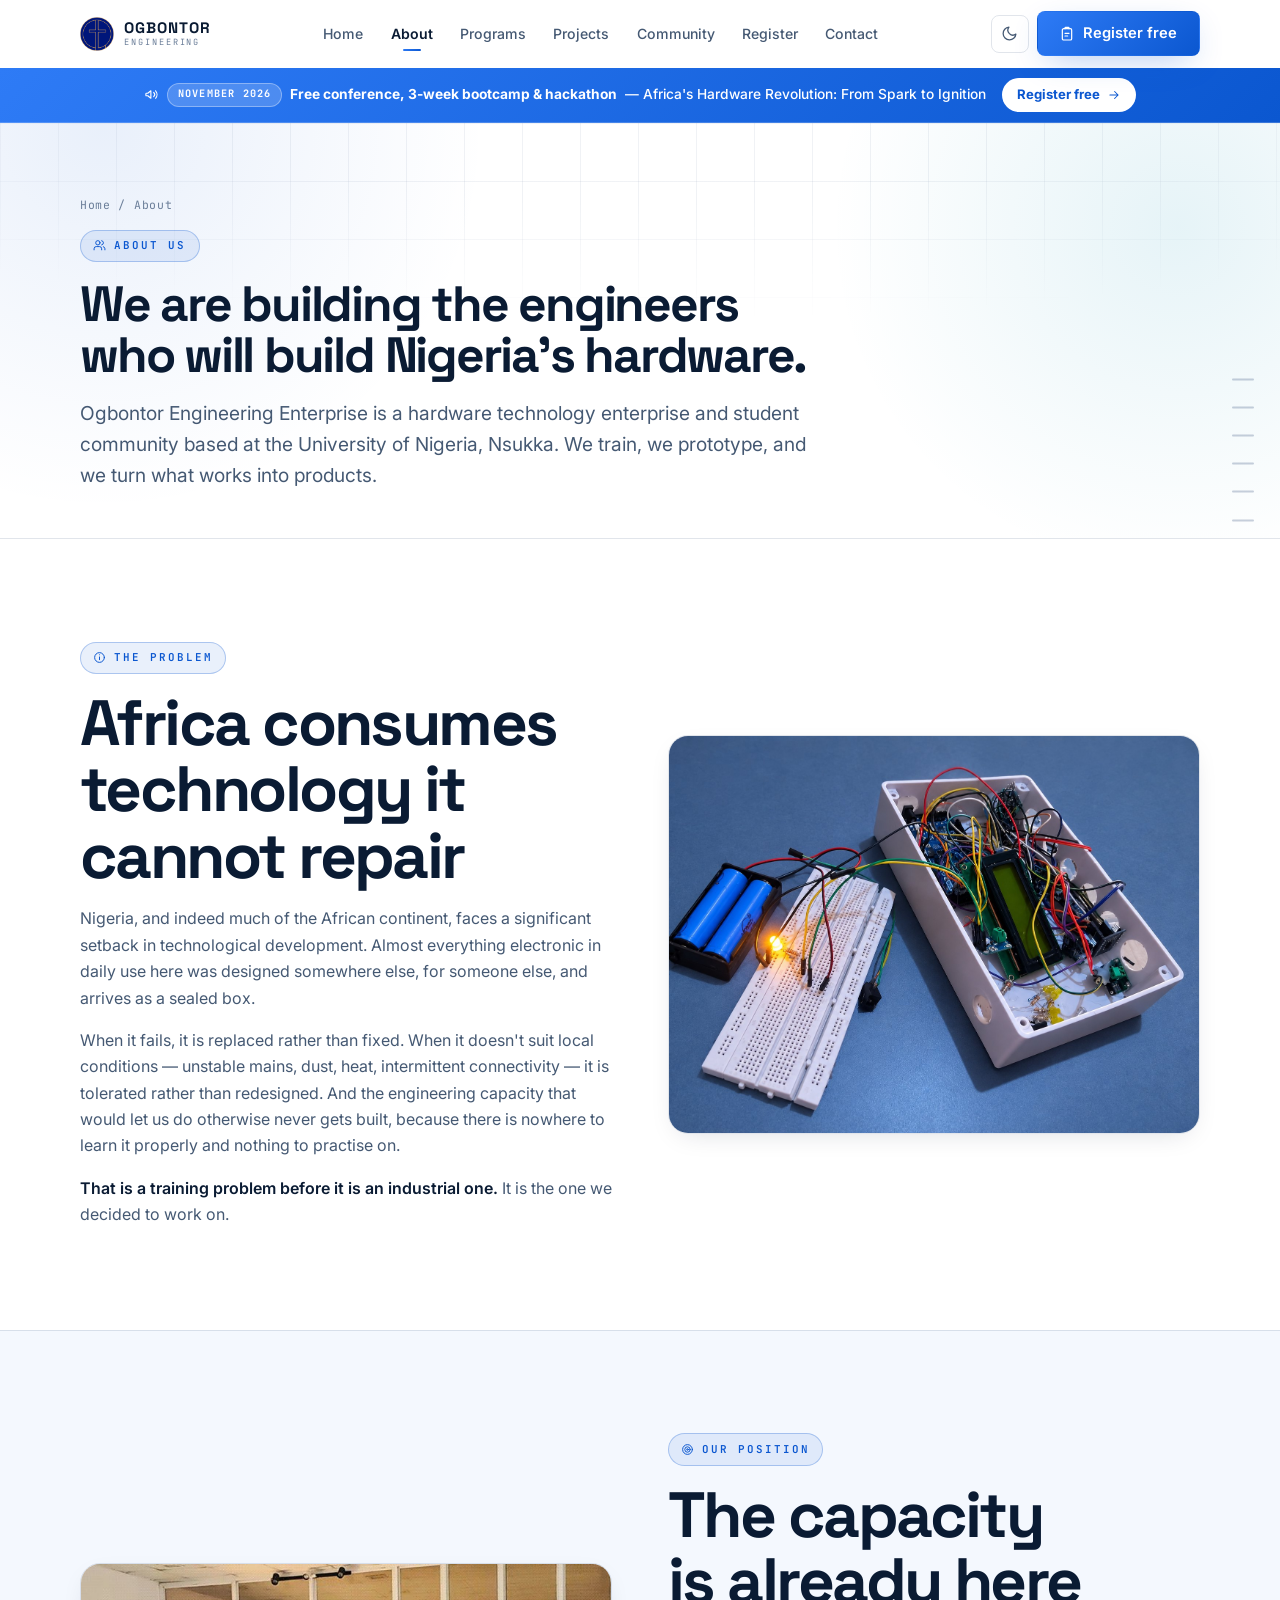
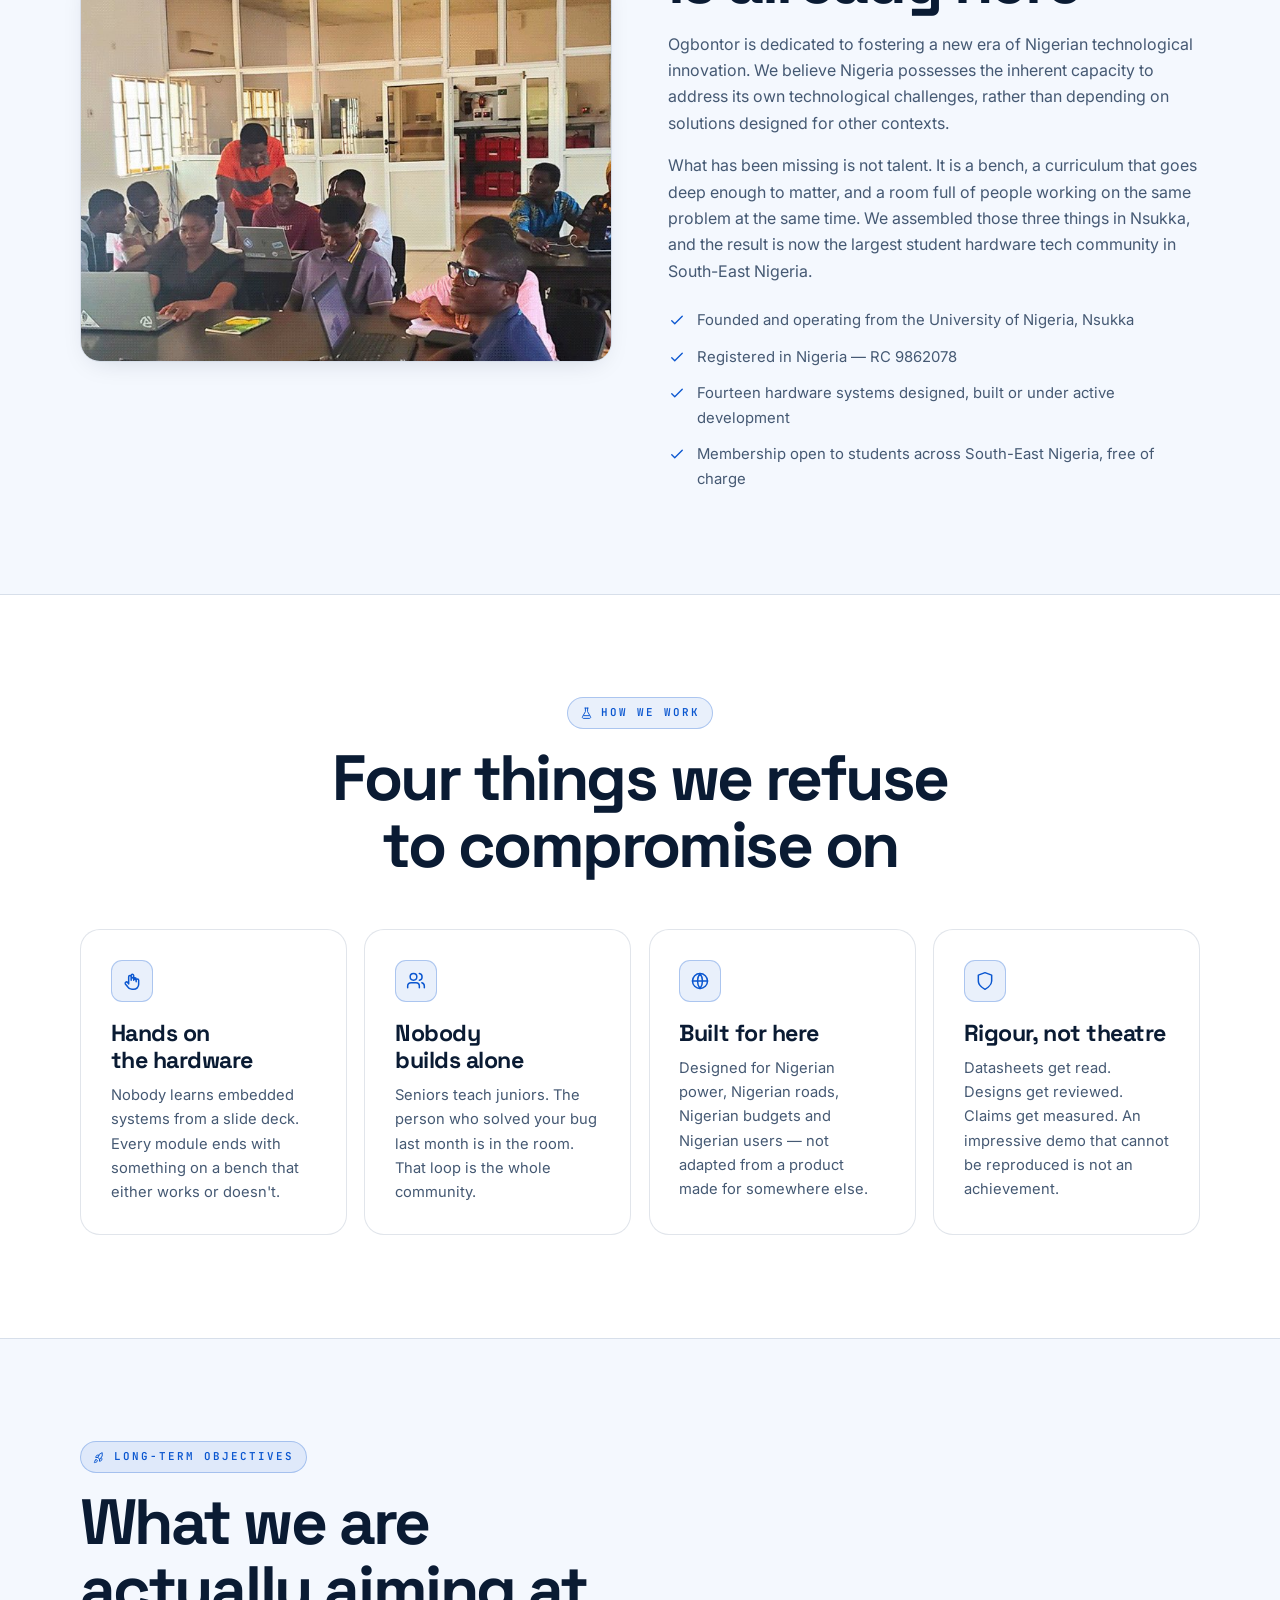
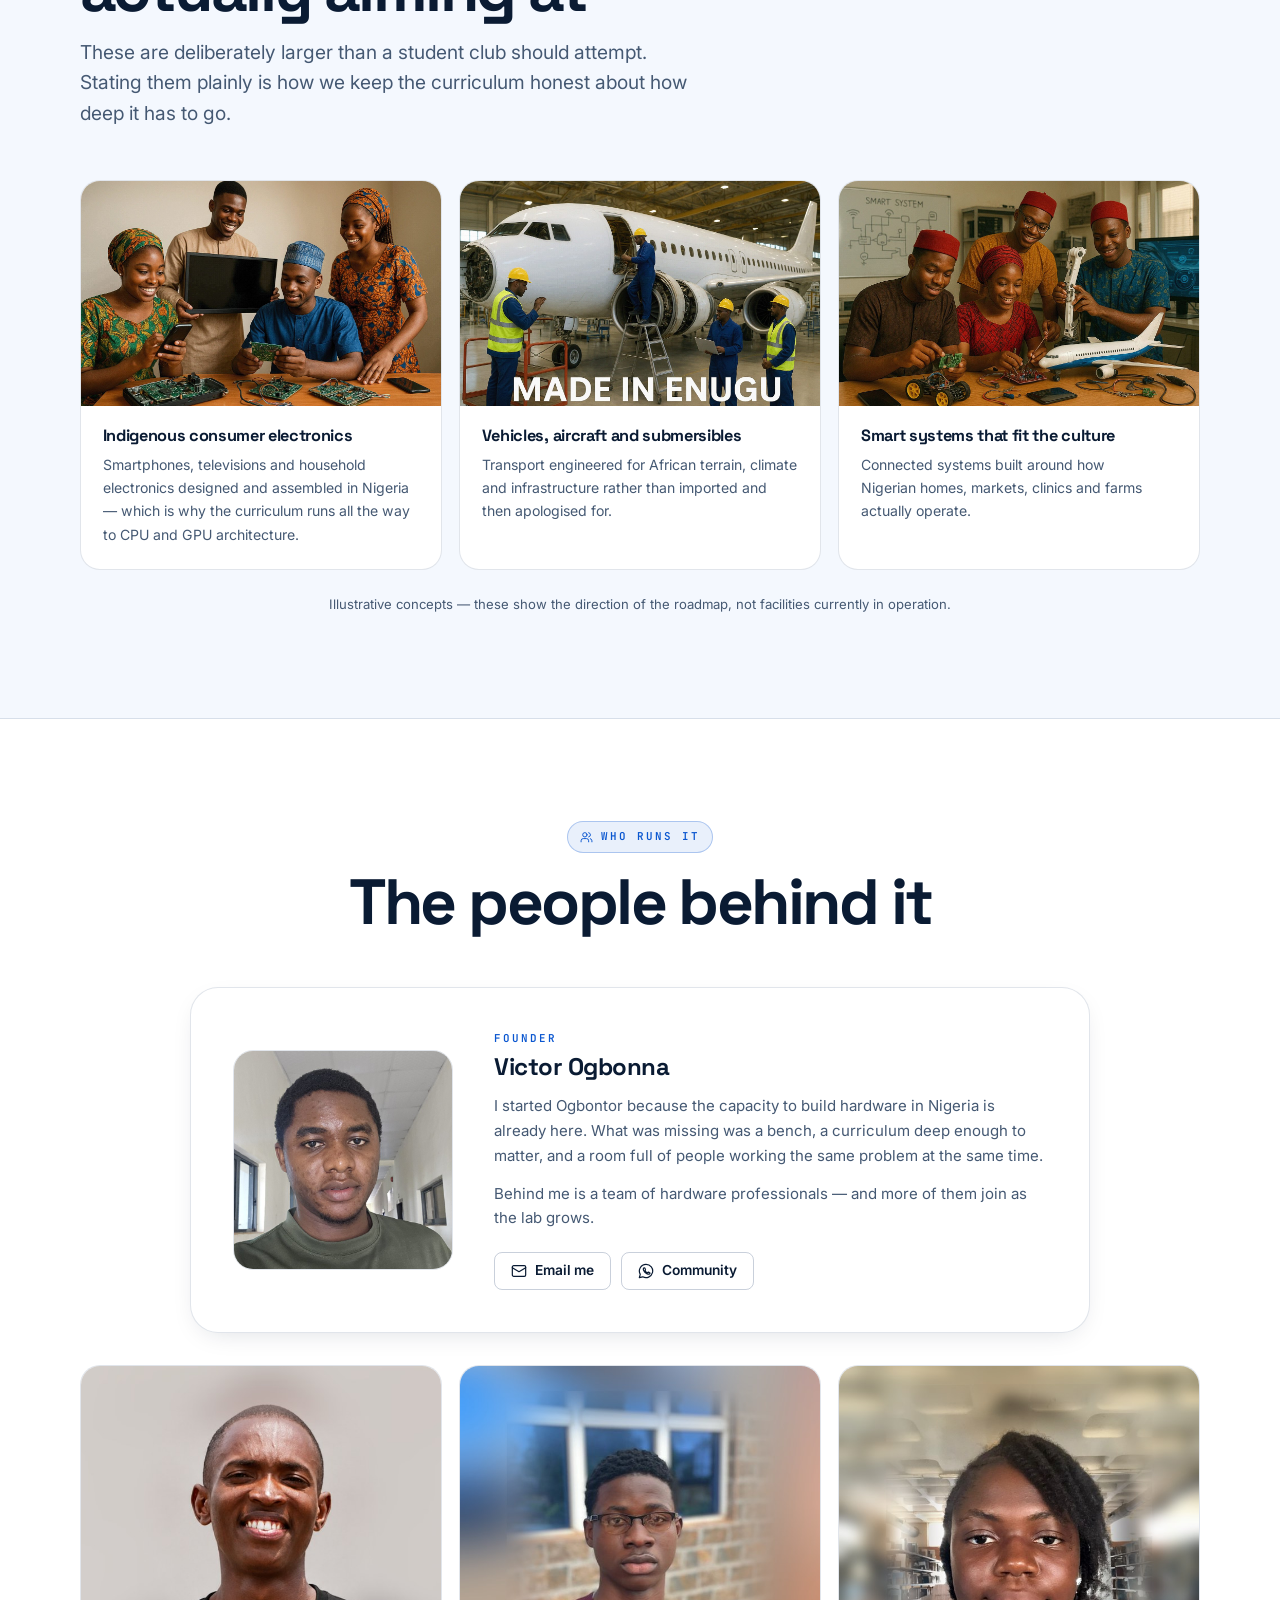
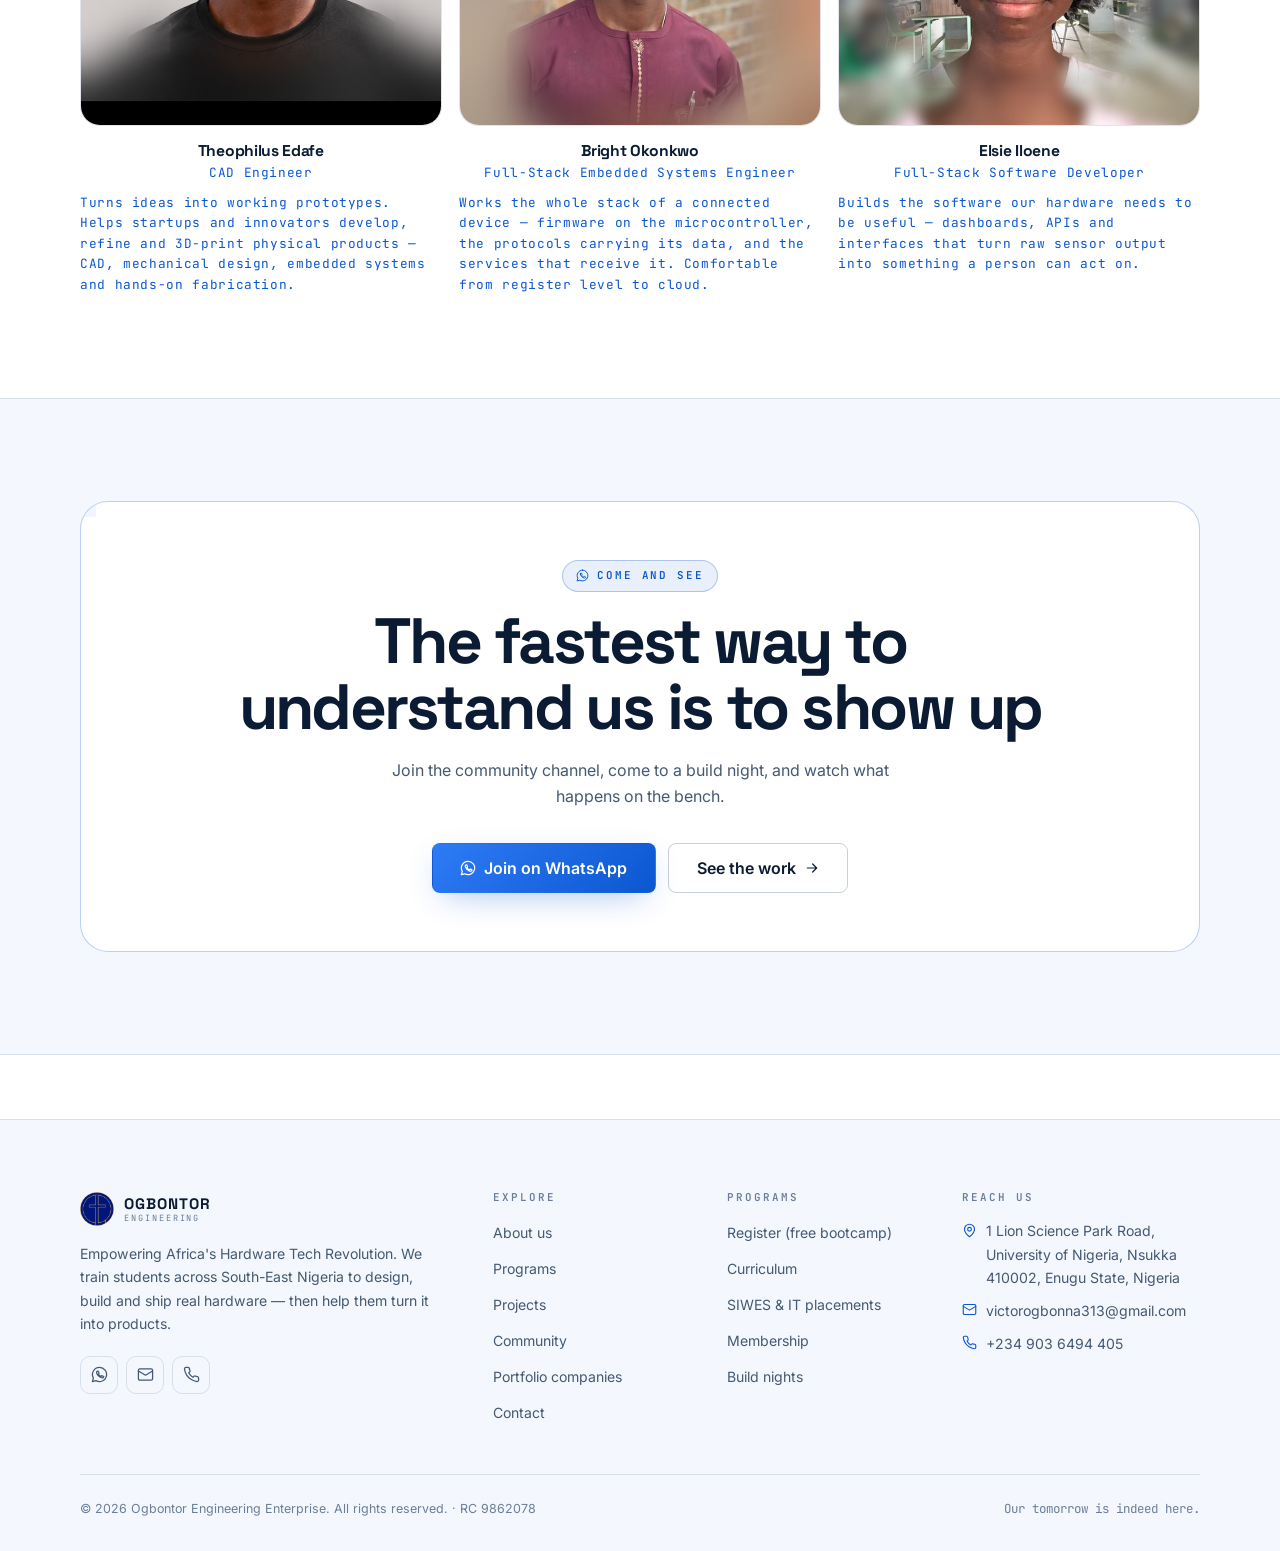
<file: about.html>
<!doctype html>
<html lang="en">
<head>
<meta charset="utf-8">
<meta name="viewport" content="width=device-width, initial-scale=1">
<title>About — Ogbontor Engineering Enterprise</title>
<meta name="description" content="Who we are: a hardware technology enterprise and the largest student hardware tech community in South-East Nigeria, based at the University of Nigeria, Nsukka.">
<meta name="theme-color" content="#0B57D0">
<link rel="canonical" href="https://ogbontor.com/about.html">
<meta property="og:type" content="website">
<meta property="og:site_name" content="Ogbontor Engineering Enterprise">
<meta property="og:title" content="About — Ogbontor Engineering Enterprise">
<meta property="og:description" content="Who we are: a hardware technology enterprise and the largest student hardware tech community in South-East Nigeria, based at the University of Nigeria, Nsukka.">
<meta property="og:url" content="https://ogbontor.com/about.html">
<meta property="og:image" content="https://ogbontor.com/assets/img/link-preview.jpg">
<meta property="og:image:secure_url" content="https://ogbontor.com/assets/img/link-preview.jpg">
<meta property="og:image:type" content="image/jpeg">
<meta property="og:image:width" content="1200">
<meta property="og:image:height" content="630">
<meta property="og:image:alt" content="Ogbontor Engineering Enterprise — South-East Nigeria's largest student hardware tech community">
<meta property="og:locale" content="en_NG">
<meta name="twitter:card" content="summary_large_image">
<meta name="twitter:image" content="https://ogbontor.com/assets/img/link-preview.jpg">
<meta name="twitter:image:alt" content="Ogbontor Engineering Enterprise">
<meta name="author" content="Ogbontor Engineering Enterprise">
<meta name="robots" content="index, follow, max-image-preview:large, max-snippet:-1, max-video-preview:-1">
<meta name="geo.region" content="NG-EN">
<meta name="geo.placename" content="Nsukka, Enugu State, Nigeria">
<meta name="geo.position" content="6.8567;7.3958">
<meta name="ICBM" content="6.8567, 7.3958">
<link rel="icon" href="assets/img/favicon.png" type="image/png">
<link rel="apple-touch-icon" href="assets/img/favicon.png">
<link rel="preconnect" href="https://fonts.googleapis.com">
<link rel="preconnect" href="https://fonts.gstatic.com" crossorigin>
<link rel="stylesheet" href="https://fonts.googleapis.com/css2?family=Inter:wght@400;500;600;700&family=Space+Grotesk:wght@500;600;700&family=JetBrains+Mono:wght@400;600&display=swap">
<meta name="register-endpoint" content="https://script.google.com/macros/s/AKfycbyH2rW40zmKwwqDDqF91gTuwTG6fb1hSAtO6N1WHHh8ukCKSzHLNXvC14F_ccUOmxnA/exec">
<link rel="stylesheet" href="assets/css/styles.css?v=35d93f34">
<noscript><style>.reveal{opacity:1!important;transform:none!important}</style></noscript>
<script type="application/ld+json">
{
  "@context": "https://schema.org",
  "@type": ["Organization", "EducationalOrganization"],
  "name": "Ogbontor Engineering Enterprise",
  "alternateName": "Ogbontor",
  "url": "https://ogbontor.com/",
  "logo": "https://ogbontor.com/assets/img/logo.png",
  "image": "https://ogbontor.com/assets/img/link-preview.jpg",
  "description": "The largest student hardware tech community in South-East Nigeria — training students in embedded systems, robotics, IoT and blockchain hardware.",
  "email": "victorogbonna313@gmail.com",
  "telephone": "+2349036494405",
  "slogan": "Empowering Africa's Hardware Tech Revolution",
  "identifier": "RC 9862078",
  "address": {
    "@type": "PostalAddress",
    "streetAddress": "1 Lion Science Park Road, University of Nigeria",
    "addressLocality": "Nsukka",
    "postalCode": "410002",
    "addressRegion": "Enugu State",
    "addressCountry": "NG"
  },
  "areaServed": "South-East Nigeria",
  "foundingLocation": "Nsukka, Enugu State, Nigeria",
  "knowsAbout": ["Embedded Systems", "Robotics", "Internet of Things", "PCB Design",
                 "Edge AI", "Blockchain Hardware", "3D Printing", "CAD", "Fabrication"],
  "sameAs": ["https://chat.whatsapp.com/CBLct4fEPPa8FAFz10cGH8"]
}
</script>
<script type="application/ld+json">
{
  "@context": "https://schema.org",
  "@type": "WebSite",
  "name": "Ogbontor Engineering Enterprise",
  "url": "https://ogbontor.com/",
  "inLanguage": "en-NG",
  "publisher": { "@type": "Organization", "name": "Ogbontor Engineering Enterprise" }
}
</script>
<script type="application/ld+json">
{
  "@context": "https://schema.org",
  "@type": "EducationEvent",
  "name": "Africa's Hardware Revolution: From Spark to Ignition",
  "description": "A mega hardware technology conference at the University of Nigeria, Nsukka, followed by three weeks of intensive free bootcamp covering robotics, embedded systems, IoT, PCB design, CAD, IoT-blockchain, edge AI, 3D printing and fabrication, closing with a hackathon.",
  "startDate": "2026-11",
  "eventStatus": "https://schema.org/EventScheduled",
  "eventAttendanceMode": "https://schema.org/OfflineEventAttendanceMode",
  "isAccessibleForFree": true,
  "inLanguage": "en-NG",
  "url": "https://ogbontor.com/register.html",
  "image": "https://ogbontor.com/assets/img/link-preview.jpg",
  "location": {
    "@type": "Place",
    "name": "University of Nigeria, Nsukka",
    "address": {
      "@type": "PostalAddress",
      "streetAddress": "1 Lion Science Park Road, University of Nigeria",
      "addressLocality": "Nsukka",
      "postalCode": "410002",
      "addressRegion": "Enugu State",
      "addressCountry": "NG"
    }
  },
  "organizer": { "@type": "Organization", "name": "Ogbontor Engineering Enterprise", "url": "https://ogbontor.com/" },
  "offers": {
    "@type": "Offer",
    "price": "0",
    "priceCurrency": "NGN",
    "availability": "https://schema.org/InStock",
    "url": "https://ogbontor.com/register.html",
    "validFrom": "2026-09-01"
  },
  "audience": { "@type": "EducationalAudience", "educationalRole": "student" }
}
</script>

<script>
  // Set the theme before first paint so there is no flash of the wrong colours.
  // Blue-on-white is the brand default; only an explicit choice switches to dark.
  (function(){try{if(localStorage.getItem("ogbontor-theme")==="dark")
     document.documentElement.setAttribute("data-theme","dark");}catch(e){}})();
</script>
</head>
<body>
<a class="skip-link" href="#main">Skip to content</a>

<header class="site-header">
  <div class="container nav">
    <a class="brand" href="index.html" aria-label="Ogbontor Engineering Enterprise — home">
      <img src="assets/img/logo.png" alt="" width="34" height="34">
      <span>
        <span class="brand-name">OGBONTOR</span><br>
        <span class="brand-sub">Engineering</span>
      </span>
    </a>

    <nav id="primary-nav" class="nav-links" aria-label="Primary">
          <a href="index.html">Home</a>
          <a href="about.html">About</a>
          <a href="programs.html">Programs</a>
          <a href="projects.html">Projects</a>
          <a href="community.html">Community</a>
          <a href="register.html">Register</a>
          <a href="contact.html">Contact</a>
    </nav>

    <div class="nav-actions">
      <button class="icon-btn" data-theme-toggle type="button" aria-label="Switch colour theme">
        <span class="theme-icon-sun"><svg viewBox="0 0 24 24" fill="none" stroke="currentColor" stroke-width="1.8" stroke-linecap="round" stroke-linejoin="round" aria-hidden="true"><circle cx="12" cy="12" r="4"/><path d="M12 2v2m0 16v2M4.9 4.9l1.4 1.4m11.4 11.4 1.4 1.4M2 12h2m16 0h2M4.9 19.1l1.4-1.4M17.7 6.3l1.4-1.4"/></svg></span>
        <span class="theme-icon-moon"><svg viewBox="0 0 24 24" fill="none" stroke="currentColor" stroke-width="1.8" stroke-linecap="round" stroke-linejoin="round" aria-hidden="true"><path d="M21 12.8A9 9 0 1 1 11.2 3a7 7 0 0 0 9.8 9.8z"/></svg></span>
      </button>
      <a class="btn btn--primary nav-cta" href="register.html"><svg viewBox="0 0 24 24" fill="none" stroke="currentColor" stroke-width="1.8" stroke-linecap="round" stroke-linejoin="round" aria-hidden="true"><rect x="5" y="4" width="14" height="17" rx="2"/><path d="M9 4V3a1 1 0 0 1 1-1h4a1 1 0 0 1 1 1v1"/><path d="M9 11h6M9 15h4"/></svg> Register free</a>
      <button class="icon-btn nav-toggle" data-nav-toggle type="button"
              aria-label="Toggle navigation" aria-expanded="false" aria-controls="primary-nav">
        <svg viewBox="0 0 24 24" fill="none" stroke="currentColor" stroke-width="1.8" stroke-linecap="round" stroke-linejoin="round" aria-hidden="true"><path d="M3 6h18M3 12h18M3 18h18"/></svg>
      </button>
    </div>
  </div>
</header>

<main id="main">

<div class="alert-bar">
  <div class="container">
    <p>
      <svg viewBox="0 0 24 24" fill="none" stroke="currentColor" stroke-width="1.8" stroke-linecap="round" stroke-linejoin="round" aria-hidden="true"><path d="M3 11v2a1 1 0 0 0 1 1h2l5 4V6L6 10H4a1 1 0 0 0-1 1z"/><path d="M15.5 8.5a5 5 0 0 1 0 7M18.5 6a9 9 0 0 1 0 12"/></svg>
      <span class="pill">November 2026</span>
      <strong>Free conference, 3-week bootcamp &amp; hackathon</strong>
      <span class="alert-tagline">&mdash; Africa's Hardware Revolution: From Spark to Ignition</span>
    </p>
    <a class="alert-cta" href="register.html">Register free <svg viewBox="0 0 24 24" fill="none" stroke="currentColor" stroke-width="1.8" stroke-linecap="round" stroke-linejoin="round" aria-hidden="true"><path d="M5 12h14m-6-6 6 6-6 6"/></svg></a>
  </div>
</div>
  <section class="page-hero">
    <div class="backdrop"><div class="grid-lines"></div></div>
    <div class="container">
      <p class="crumbs"><a href="index.html">Home</a> / About</p>
      <span class="eyebrow mt-2"><svg viewBox="0 0 24 24" fill="none" stroke="currentColor" stroke-width="1.8" stroke-linecap="round" stroke-linejoin="round" aria-hidden="true"><path d="M16 20v-2a4 4 0 0 0-4-4H6a4 4 0 0 0-4 4v2"/><circle cx="9" cy="7" r="4"/><path d="M22 20v-2a4 4 0 0 0-3-3.87M16 3.13A4 4 0 0 1 16 11"/></svg> About us</span>
      <h1>We are building the engineers who will build Nigeria's hardware.</h1>
      <p class="lede">Ogbontor Engineering Enterprise is a hardware technology enterprise and student community based at the University of Nigeria, Nsukka. We train, we prototype, and we turn what works into products.</p>
    </div>
  </section>

  <section class="section">
    <div class="container">
      <div class="split">
        <div>
          <span class="eyebrow"><svg viewBox="0 0 24 24" fill="none" stroke="currentColor" stroke-width="1.8" stroke-linecap="round" stroke-linejoin="round" aria-hidden="true"><circle cx="12" cy="12" r="9"/><path d="M12 11v5m0-9h.01"/></svg> The problem</span>
          <h2 class="mt-2">Africa consumes technology it cannot repair</h2>
          <div class="prose mt-2">
            <p>Nigeria, and indeed much of the African continent, faces a significant setback in
               technological development. Almost everything electronic in daily use here was designed
               somewhere else, for someone else, and arrives as a sealed box.</p>
            <p>When it fails, it is replaced rather than fixed. When it doesn't suit local conditions —
               unstable mains, dust, heat, intermittent connectivity — it is tolerated rather than redesigned.
               And the engineering capacity that would let us do otherwise never gets built, because there is
               nowhere to learn it properly and nothing to practise on.</p>
            <p><strong>That is a training problem before it is an industrial one.</strong> It is the one we
               decided to work on.</p>
          </div>
        </div>
        <figure class="reveal">
          <img src="assets/img/gallery/solar-build-process.jpg" alt="The solar measurement system under construction on a breadboard" loading="lazy" width="800" height="600">
        </figure>
      </div>
    </div>
  </section>

  <section class="section section--alt">
    <div class="container">
      <div class="split split--flip">
        <div>
          <span class="eyebrow"><svg viewBox="0 0 24 24" fill="none" stroke="currentColor" stroke-width="1.8" stroke-linecap="round" stroke-linejoin="round" aria-hidden="true"><circle cx="12" cy="12" r="9"/><circle cx="12" cy="12" r="5"/><circle cx="12" cy="12" r="1.5"/></svg> Our position</span>
          <h2 class="mt-2">The capacity is already here</h2>
          <div class="prose mt-2">
            <p>Ogbontor is dedicated to fostering a new era of Nigerian technological innovation. We
               believe Nigeria possesses the inherent capacity to address its own technological challenges,
               rather than depending on solutions designed for other contexts.</p>
            <p>What has been missing is not talent. It is a bench, a curriculum that goes deep enough to
               matter, and a room full of people working on the same problem at the same time. We assembled
               those three things in Nsukka, and the result is now the largest student hardware tech community
               in South-East Nigeria.</p>
          </div>
          <ul class="check-list">
            <li><svg viewBox="0 0 24 24" fill="none" stroke="currentColor" stroke-width="1.8" stroke-linecap="round" stroke-linejoin="round" aria-hidden="true"><path d="m5 13 4 4L19 7"/></svg><span>Founded and operating from the University of Nigeria, Nsukka</span></li>
            <li><svg viewBox="0 0 24 24" fill="none" stroke="currentColor" stroke-width="1.8" stroke-linecap="round" stroke-linejoin="round" aria-hidden="true"><path d="m5 13 4 4L19 7"/></svg><span>Registered in Nigeria &mdash; RC 9862078</span></li>
            <li><svg viewBox="0 0 24 24" fill="none" stroke="currentColor" stroke-width="1.8" stroke-linecap="round" stroke-linejoin="round" aria-hidden="true"><path d="m5 13 4 4L19 7"/></svg><span>Fourteen hardware systems designed, built or under active development</span></li>
            <li><svg viewBox="0 0 24 24" fill="none" stroke="currentColor" stroke-width="1.8" stroke-linecap="round" stroke-linejoin="round" aria-hidden="true"><path d="m5 13 4 4L19 7"/></svg><span>Membership open to students across South-East Nigeria, free of charge</span></li>
          </ul>
        </div>
        <figure class="reveal">
          <img src="assets/img/gallery/bootcamp-cohort-wide.jpg" alt="A bootcamp session with members working at computers" loading="lazy" width="800" height="600">
        </figure>
      </div>
    </div>
  </section>

  <section class="section">
    <div class="container">
      <div class="sec-head sec-head--center">
        <span class="eyebrow"><svg viewBox="0 0 24 24" fill="none" stroke="currentColor" stroke-width="1.8" stroke-linecap="round" stroke-linejoin="round" aria-hidden="true"><path d="M9 2h6M10 2v6.5L4.6 18a2 2 0 0 0 1.7 3h11.4a2 2 0 0 0 1.7-3L14 8.5V2"/><path d="M7 16h10"/></svg> How we work</span>
        <h2>Four things we refuse to compromise on</h2>
      </div>
      <div class="grid grid-4">
        <article class="card reveal" data-delay="0.00">
          <div class="card-ico"><svg viewBox="0 0 24 24" fill="none" stroke="currentColor" stroke-width="1.8" stroke-linecap="round" stroke-linejoin="round" aria-hidden="true"><path d="M11 11V5.5a1.5 1.5 0 0 1 3 0V11m0-1.5a1.5 1.5 0 0 1 3 0V13m0-2a1.5 1.5 0 0 1 3 0v5a6 6 0 0 1-6 6h-2a6 6 0 0 1-5.2-3L4 15.5a1.6 1.6 0 0 1 2.7-1.7L8 15.5V7a1.5 1.5 0 0 1 3 0z"/></svg></div>
          <h3>Hands on the hardware</h3><p>Nobody learns embedded systems from a slide deck. Every module ends with something on a bench that either works or doesn't.</p>
        </article>
        <article class="card reveal" data-delay="0.07">
          <div class="card-ico"><svg viewBox="0 0 24 24" fill="none" stroke="currentColor" stroke-width="1.8" stroke-linecap="round" stroke-linejoin="round" aria-hidden="true"><path d="M16 20v-2a4 4 0 0 0-4-4H6a4 4 0 0 0-4 4v2"/><circle cx="9" cy="7" r="4"/><path d="M22 20v-2a4 4 0 0 0-3-3.87M16 3.13A4 4 0 0 1 16 11"/></svg></div>
          <h3>Nobody builds alone</h3><p>Seniors teach juniors. The person who solved your bug last month is in the room. That loop is the whole community.</p>
        </article>
        <article class="card reveal" data-delay="0.14">
          <div class="card-ico"><svg viewBox="0 0 24 24" fill="none" stroke="currentColor" stroke-width="1.8" stroke-linecap="round" stroke-linejoin="round" aria-hidden="true"><circle cx="12" cy="12" r="9"/><path d="M3 12h18M12 3a15 15 0 0 1 0 18 15 15 0 0 1 0-18z"/></svg></div>
          <h3>Built for here</h3><p>Designed for Nigerian power, Nigerian roads, Nigerian budgets and Nigerian users — not adapted from a product made for somewhere else.</p>
        </article>
        <article class="card reveal" data-delay="0.21">
          <div class="card-ico"><svg viewBox="0 0 24 24" fill="none" stroke="currentColor" stroke-width="1.8" stroke-linecap="round" stroke-linejoin="round" aria-hidden="true"><path d="M12 22s8-4 8-10V5l-8-3-8 3v7c0 6 8 10 8 10z"/></svg></div>
          <h3>Rigour, not theatre</h3><p>Datasheets get read. Designs get reviewed. Claims get measured. An impressive demo that cannot be reproduced is not an achievement.</p>
        </article>
      </div>
    </div>
  </section>

  <section class="section section--alt">
    <div class="container">
      <div class="sec-head">
        <span class="eyebrow"><svg viewBox="0 0 24 24" fill="none" stroke="currentColor" stroke-width="1.8" stroke-linecap="round" stroke-linejoin="round" aria-hidden="true"><path d="M4.5 16.5c-1.5 1.3-2 5-2 5s3.7-.5 5-2a2.1 2.1 0 0 0-3-3z"/><path d="M12 15 9 12a11 11 0 0 1 8-9 11 11 0 0 1-3 11z"/><path d="M9 12H5s.5-3 2-4 4 0 4 0"/><path d="M12 15v4s3-.5 4-2 0-4 0-4"/></svg> Long-term objectives</span>
        <h2>What we are actually aiming at</h2>
        <p class="lede">These are deliberately larger than a student club should attempt. Stating them
          plainly is how we keep the curriculum honest about how deep it has to go.</p>
      </div>
      <div class="grid grid-3">
        <article class="project reveal">
          <div class="project-media">
            <img src="assets/img/gallery/vision-electronics.jpg" alt="Concept: Nigerian engineers working with circuit boards and consumer devices" loading="lazy" width="800" height="500">
          </div>
          <div class="project-body">
            <h3>Indigenous consumer electronics</h3>
            <p>Smartphones, televisions and household electronics designed and assembled in Nigeria — which is
               why the curriculum runs all the way to CPU and GPU architecture.</p>
          </div>
        </article>
        <article class="project reveal" data-delay="0.08">
          <div class="project-media">
            <img src="assets/img/gallery/made-in-enugu-aircraft.jpg" alt="Concept: aircraft assembly and maintenance in Enugu" loading="lazy" width="800" height="500">
          </div>
          <div class="project-body">
            <h3>Vehicles, aircraft and submersibles</h3>
            <p>Transport engineered for African terrain, climate and infrastructure rather than imported and
               then apologised for.</p>
          </div>
        </article>
        <article class="project reveal" data-delay="0.16">
          <div class="project-media">
            <img src="assets/img/gallery/vision-smart-systems.jpg" alt="Concept: a team developing smart systems and robotics" loading="lazy" width="800" height="500">
          </div>
          <div class="project-body">
            <h3>Smart systems that fit the culture</h3>
            <p>Connected systems built around how Nigerian homes, markets, clinics and farms actually operate.</p>
          </div>
        </article>
      </div>
      <p class="center muted mt-3" style="font-size:.82rem">Illustrative concepts — these show the direction of the roadmap, not facilities currently in operation.</p>
    </div>
  </section>

  <section class="section">
    <div class="container">
      <div class="sec-head sec-head--center">
        <span class="eyebrow"><svg viewBox="0 0 24 24" fill="none" stroke="currentColor" stroke-width="1.8" stroke-linecap="round" stroke-linejoin="round" aria-hidden="true"><path d="M16 20v-2a4 4 0 0 0-4-4H6a4 4 0 0 0-4 4v2"/><circle cx="9" cy="7" r="4"/><path d="M22 20v-2a4 4 0 0 0-3-3.87M16 3.13A4 4 0 0 1 16 11"/></svg> Who runs it</span>
        <h2>The people behind it</h2>
      </div>
        <article class="founder reveal">
          <img src="assets/img/team/founder.jpg" alt="Victor Ogbonna, founder of Ogbontor Engineering Enterprise"
               width="360" height="360" loading="lazy">
          <div>
            <p class="founder-role">Founder</p>
            <h3>Victor Ogbonna</h3>
            <p class="founder-bio">I started Ogbontor because the capacity to build hardware in Nigeria is
              already here. What was missing was a bench, a curriculum deep enough to matter, and a room full
              of people working the same problem at the same time.</p>
            <p class="founder-bio" style="margin-top:.8rem">Behind me is a team of hardware professionals —
              and more of them join as the lab grows.</p>
            <div class="founder-links">
              <a class="btn btn--ghost" href="mailto:victorogbonna313@gmail.com"><svg viewBox="0 0 24 24" fill="none" stroke="currentColor" stroke-width="1.8" stroke-linecap="round" stroke-linejoin="round" aria-hidden="true"><rect x="2" y="4" width="20" height="16" rx="2"/><path d="m2 7 10 6 10-6"/></svg> Email me</a>
              <a class="btn btn--ghost" href="https://chat.whatsapp.com/CBLct4fEPPa8FAFz10cGH8" target="_blank" rel="noopener"><svg viewBox="0 0 24 24" fill="none" stroke="currentColor" stroke-width="1.8" stroke-linecap="round" stroke-linejoin="round" aria-hidden="true"><path d="M12 2a10 10 0 0 0-8.6 15L2 22l5.1-1.3A10 10 0 1 0 12 2z"/><path d="M8.5 7.8c.2-.4.4-.4.7-.4h.6c.2 0 .4 0 .6.5l.8 2c.1.3 0 .5-.1.7l-.4.5c-.2.2-.3.4-.1.7a7 7 0 0 0 3.2 2.8c.3.1.5.1.7-.1l.6-.7c.2-.2.4-.2.6-.1l1.9.9c.3.1.4.3.4.5a2 2 0 0 1-1.4 1.6c-.5.2-1.2.2-3.5-.8a9.5 9.5 0 0 1-4.6-4.6c-.8-1.7-.6-2.6-.4-3.1z"/></svg> Community</a>
            </div>
          </div>
        </article>

      <div class="grid grid-3 mt-4">
        <article class="person reveal" data-delay="0.00">
          <img src="assets/img/team/theophilus-edafe.jpg" alt="Theophilus Edafe, CAD Engineer at Ogbontor Engineering Enterprise" loading="lazy" width="400" height="400">
          <h3>Theophilus Edafe</h3>
          <p>CAD Engineer</p>
          <p class="person-bio">Turns ideas into working prototypes. Helps startups and innovators develop, refine and 3D-print physical products — CAD, mechanical design, embedded systems and hands-on fabrication.</p>
        </article>
        <article class="person reveal" data-delay="0.07">
          <img src="assets/img/team/bright-okonkwo.jpg" alt="Bright Okonkwo, Full-Stack Embedded Systems Engineer at Ogbontor Engineering Enterprise" loading="lazy" width="400" height="400">
          <h3>Bright Okonkwo</h3>
          <p>Full-Stack Embedded Systems Engineer</p>
          <p class="person-bio">Works the whole stack of a connected device — firmware on the microcontroller, the protocols carrying its data, and the services that receive it. Comfortable from register level to cloud.</p>
        </article>
        <article class="person reveal" data-delay="0.14">
          <img src="assets/img/team/elsie-iloene.jpg" alt="Elsie Iloene, Full-Stack Software Developer at Ogbontor Engineering Enterprise" loading="lazy" width="400" height="400">
          <h3>Elsie Iloene</h3>
          <p>Full-Stack Software Developer</p>
          <p class="person-bio">Builds the software our hardware needs to be useful — dashboards, APIs and interfaces that turn raw sensor output into something a person can act on.</p>
        </article>
      </div>
    </div>
  </section>

  <section class="section section--alt">
    <div class="container">
      <div class="cta-band bracketed reveal">
        <span class="eyebrow"><svg viewBox="0 0 24 24" fill="none" stroke="currentColor" stroke-width="1.8" stroke-linecap="round" stroke-linejoin="round" aria-hidden="true"><path d="M12 2a10 10 0 0 0-8.6 15L2 22l5.1-1.3A10 10 0 1 0 12 2z"/><path d="M8.5 7.8c.2-.4.4-.4.7-.4h.6c.2 0 .4 0 .6.5l.8 2c.1.3 0 .5-.1.7l-.4.5c-.2.2-.3.4-.1.7a7 7 0 0 0 3.2 2.8c.3.1.5.1.7-.1l.6-.7c.2-.2.4-.2.6-.1l1.9.9c.3.1.4.3.4.5a2 2 0 0 1-1.4 1.6c-.5.2-1.2.2-3.5-.8a9.5 9.5 0 0 1-4.6-4.6c-.8-1.7-.6-2.6-.4-3.1z"/></svg> Come and see</span>
        <h2 class="mt-2">The fastest way to understand us is to show up</h2>
        <p>Join the community channel, come to a build night, and watch what happens on the bench.</p>
        <div class="hero-cta">
          <a class="btn btn--primary btn--lg" href="https://chat.whatsapp.com/CBLct4fEPPa8FAFz10cGH8" target="_blank" rel="noopener"><svg viewBox="0 0 24 24" fill="none" stroke="currentColor" stroke-width="1.8" stroke-linecap="round" stroke-linejoin="round" aria-hidden="true"><path d="M12 2a10 10 0 0 0-8.6 15L2 22l5.1-1.3A10 10 0 1 0 12 2z"/><path d="M8.5 7.8c.2-.4.4-.4.7-.4h.6c.2 0 .4 0 .6.5l.8 2c.1.3 0 .5-.1.7l-.4.5c-.2.2-.3.4-.1.7a7 7 0 0 0 3.2 2.8c.3.1.5.1.7-.1l.6-.7c.2-.2.4-.2.6-.1l1.9.9c.3.1.4.3.4.5a2 2 0 0 1-1.4 1.6c-.5.2-1.2.2-3.5-.8a9.5 9.5 0 0 1-4.6-4.6c-.8-1.7-.6-2.6-.4-3.1z"/></svg> Join on WhatsApp</a>
          <a class="btn btn--ghost btn--lg" href="projects.html">See the work <svg viewBox="0 0 24 24" fill="none" stroke="currentColor" stroke-width="1.8" stroke-linecap="round" stroke-linejoin="round" aria-hidden="true"><path d="M5 12h14m-6-6 6 6-6 6"/></svg></a>
        </div>
      </div>
    </div>
  </section>

</main>

<footer class="site-footer">
  <div class="container">
    <div class="footer-grid">
      <div class="footer-brand">
        <a class="brand" href="index.html">
          <img src="assets/img/logo.png" alt="" width="34" height="34">
          <span>
            <span class="brand-name">OGBONTOR</span><br>
            <span class="brand-sub">Engineering</span>
          </span>
        </a>
        <p>Empowering Africa's Hardware Tech Revolution. We train students across South-East Nigeria to design, build and ship
           real hardware — then help them turn it into products.</p>
        <div class="socials">
          <a href="https://chat.whatsapp.com/CBLct4fEPPa8FAFz10cGH8" target="_blank" rel="noopener" aria-label="WhatsApp community"><svg viewBox="0 0 24 24" fill="none" stroke="currentColor" stroke-width="1.8" stroke-linecap="round" stroke-linejoin="round" aria-hidden="true"><path d="M12 2a10 10 0 0 0-8.6 15L2 22l5.1-1.3A10 10 0 1 0 12 2z"/><path d="M8.5 7.8c.2-.4.4-.4.7-.4h.6c.2 0 .4 0 .6.5l.8 2c.1.3 0 .5-.1.7l-.4.5c-.2.2-.3.4-.1.7a7 7 0 0 0 3.2 2.8c.3.1.5.1.7-.1l.6-.7c.2-.2.4-.2.6-.1l1.9.9c.3.1.4.3.4.5a2 2 0 0 1-1.4 1.6c-.5.2-1.2.2-3.5-.8a9.5 9.5 0 0 1-4.6-4.6c-.8-1.7-.6-2.6-.4-3.1z"/></svg></a>
          <a href="mailto:victorogbonna313@gmail.com" aria-label="Email us"><svg viewBox="0 0 24 24" fill="none" stroke="currentColor" stroke-width="1.8" stroke-linecap="round" stroke-linejoin="round" aria-hidden="true"><rect x="2" y="4" width="20" height="16" rx="2"/><path d="m2 7 10 6 10-6"/></svg></a>
          <a href="tel:+2349036494405" aria-label="Call us"><svg viewBox="0 0 24 24" fill="none" stroke="currentColor" stroke-width="1.8" stroke-linecap="round" stroke-linejoin="round" aria-hidden="true"><path d="M22 16.9v3a2 2 0 0 1-2.2 2 19.8 19.8 0 0 1-8.6-3.1 19.5 19.5 0 0 1-6-6A19.8 19.8 0 0 1 2.1 4.2 2 2 0 0 1 4.1 2h3a2 2 0 0 1 2 1.7c.1 1 .4 1.9.7 2.8a2 2 0 0 1-.5 2.1L8.1 9.9a16 16 0 0 0 6 6l1.3-1.3a2 2 0 0 1 2.1-.4c.9.3 1.8.6 2.8.7a2 2 0 0 1 1.7 2z"/></svg></a>
        </div>
      </div>

      <div class="footer-col">
        <h2>Explore</h2>
        <ul>
          <li><a href="about.html">About us</a></li>
          <li><a href="programs.html">Programs</a></li>
          <li><a href="projects.html">Projects</a></li>
          <li><a href="community.html">Community</a></li>
          <li><a href="index.html#portfolio">Portfolio companies</a></li>
          <li><a href="contact.html">Contact</a></li>
        </ul>
      </div>

      <div class="footer-col">
        <h2>Programs</h2>
        <ul>
          <li><a href="register.html">Register (free bootcamp)</a></li>
          <li><a href="programs.html#curriculum">Curriculum</a></li>
          <li><a href="programs.html#siwes">SIWES &amp; IT placements</a></li>
          <li><a href="programs.html#membership">Membership</a></li>
          <li><a href="community.html#events">Build nights</a></li>
        </ul>
      </div>

      <div class="footer-col">
        <h2>Reach us</h2>
        <ul class="footer-contact">
          <li><svg viewBox="0 0 24 24" fill="none" stroke="currentColor" stroke-width="1.8" stroke-linecap="round" stroke-linejoin="round" aria-hidden="true"><path d="M20 10c0 6-8 12-8 12s-8-6-8-12a8 8 0 0 1 16 0z"/><circle cx="12" cy="10" r="3"/></svg><a href="https://www.google.com/maps/search/?api=1&query=Lion+Science+Park+Road%2C+University+of+Nigeria%2C+Nsukka%2C+Enugu+State%2C+Nigeria" target="_blank" rel="noopener">1 Lion Science Park Road, University of Nigeria, Nsukka 410002, Enugu State, Nigeria</a></li>
          <li><svg viewBox="0 0 24 24" fill="none" stroke="currentColor" stroke-width="1.8" stroke-linecap="round" stroke-linejoin="round" aria-hidden="true"><rect x="2" y="4" width="20" height="16" rx="2"/><path d="m2 7 10 6 10-6"/></svg><a href="mailto:victorogbonna313@gmail.com">victorogbonna313@gmail.com</a></li>
          <li><svg viewBox="0 0 24 24" fill="none" stroke="currentColor" stroke-width="1.8" stroke-linecap="round" stroke-linejoin="round" aria-hidden="true"><path d="M22 16.9v3a2 2 0 0 1-2.2 2 19.8 19.8 0 0 1-8.6-3.1 19.5 19.5 0 0 1-6-6A19.8 19.8 0 0 1 2.1 4.2 2 2 0 0 1 4.1 2h3a2 2 0 0 1 2 1.7c.1 1 .4 1.9.7 2.8a2 2 0 0 1-.5 2.1L8.1 9.9a16 16 0 0 0 6 6l1.3-1.3a2 2 0 0 1 2.1-.4c.9.3 1.8.6 2.8.7a2 2 0 0 1 1.7 2z"/></svg><a href="tel:+2349036494405">+234 903 6494 405</a></li>
        </ul>
      </div>
    </div>

    <div class="footer-bottom">
      <span>&copy; <span data-year>2026</span> Ogbontor Engineering Enterprise. All rights reserved. &middot; RC 9862078</span>
      <span class="mono">Our tomorrow is indeed here.</span>
    </div>
  </div>
</footer>

<div class="lightbox" data-lightbox role="dialog" aria-modal="true" aria-label="Image viewer">
  <button class="lightbox-close" type="button" aria-label="Close image viewer"><svg viewBox="0 0 24 24" fill="none" stroke="currentColor" stroke-width="1.8" stroke-linecap="round" stroke-linejoin="round" aria-hidden="true"><path d="M18 6 6 18M6 6l12 12"/></svg></button>
  <div>
    <img alt="">
    <p class="lightbox-cap"></p>
  </div>
</div>

<script src="assets/js/main.js?v=3a0c333f"></script>
</body>
</html>
</file>
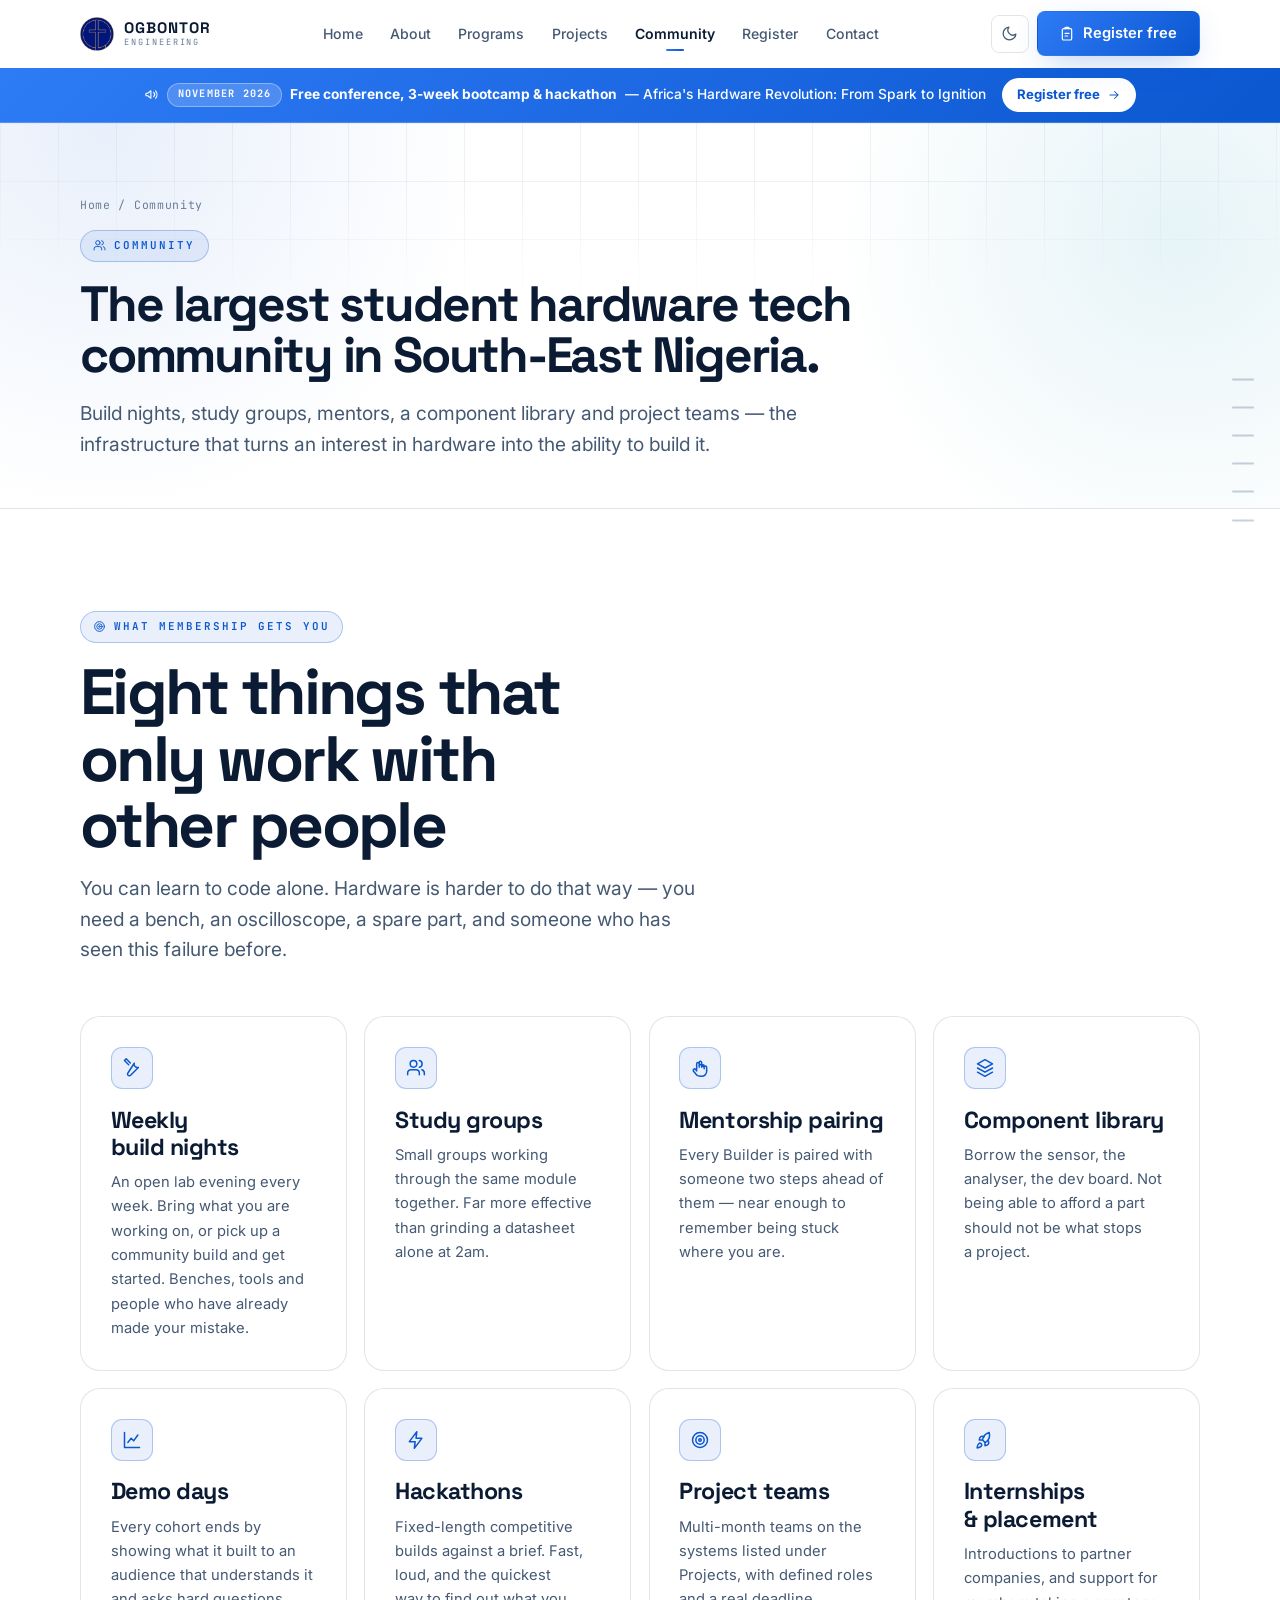
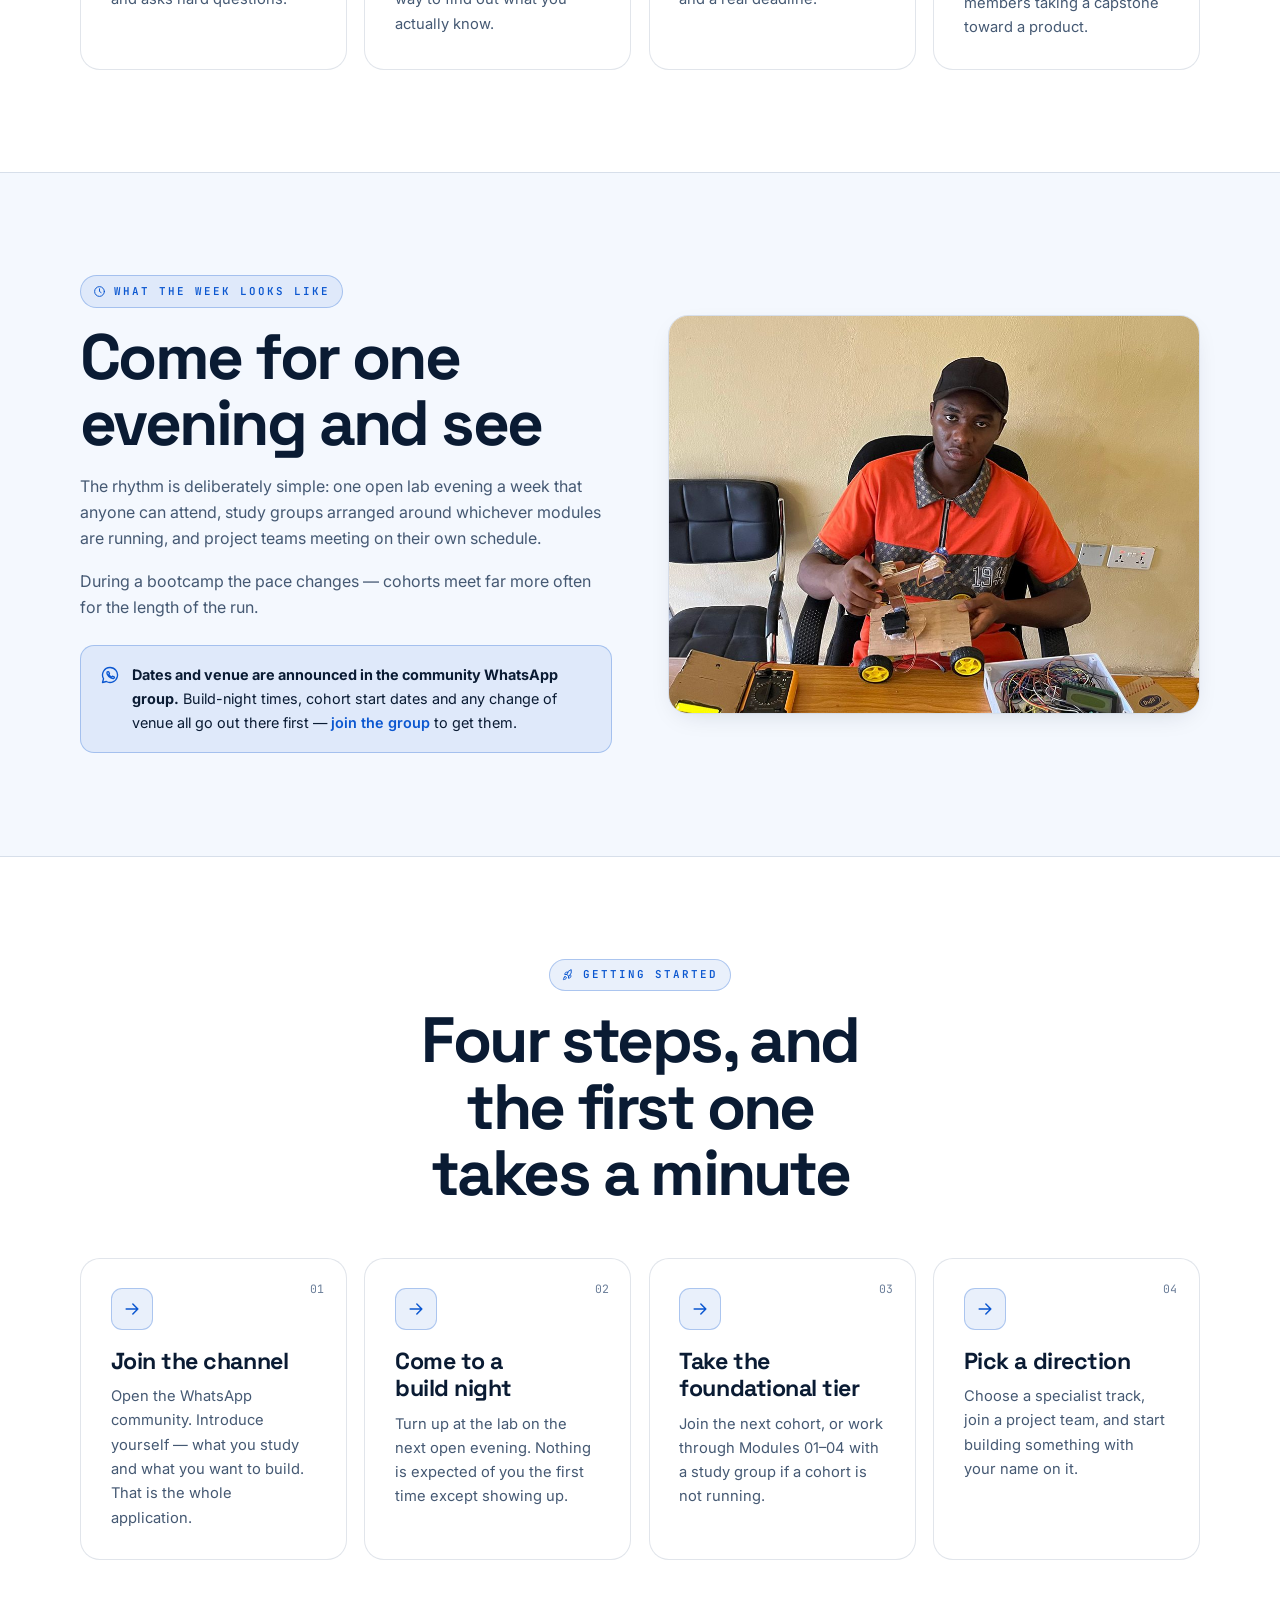
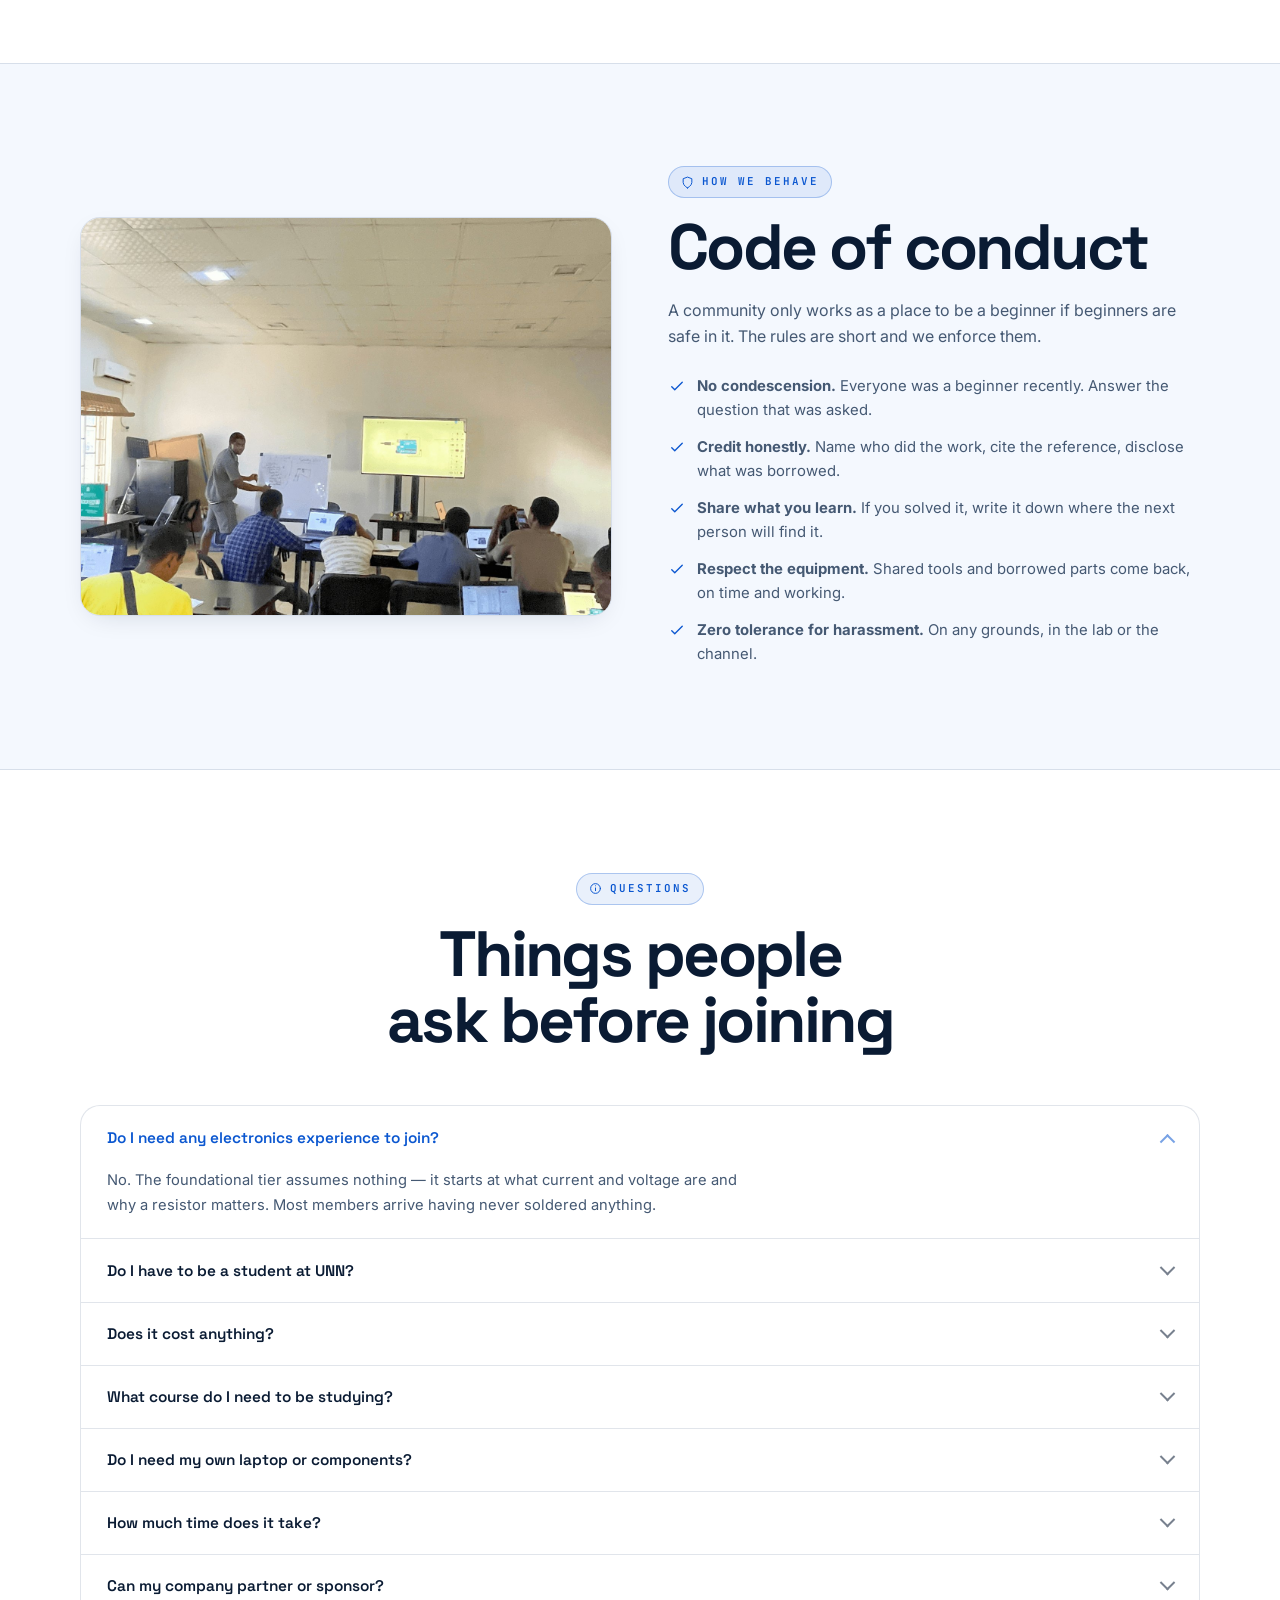
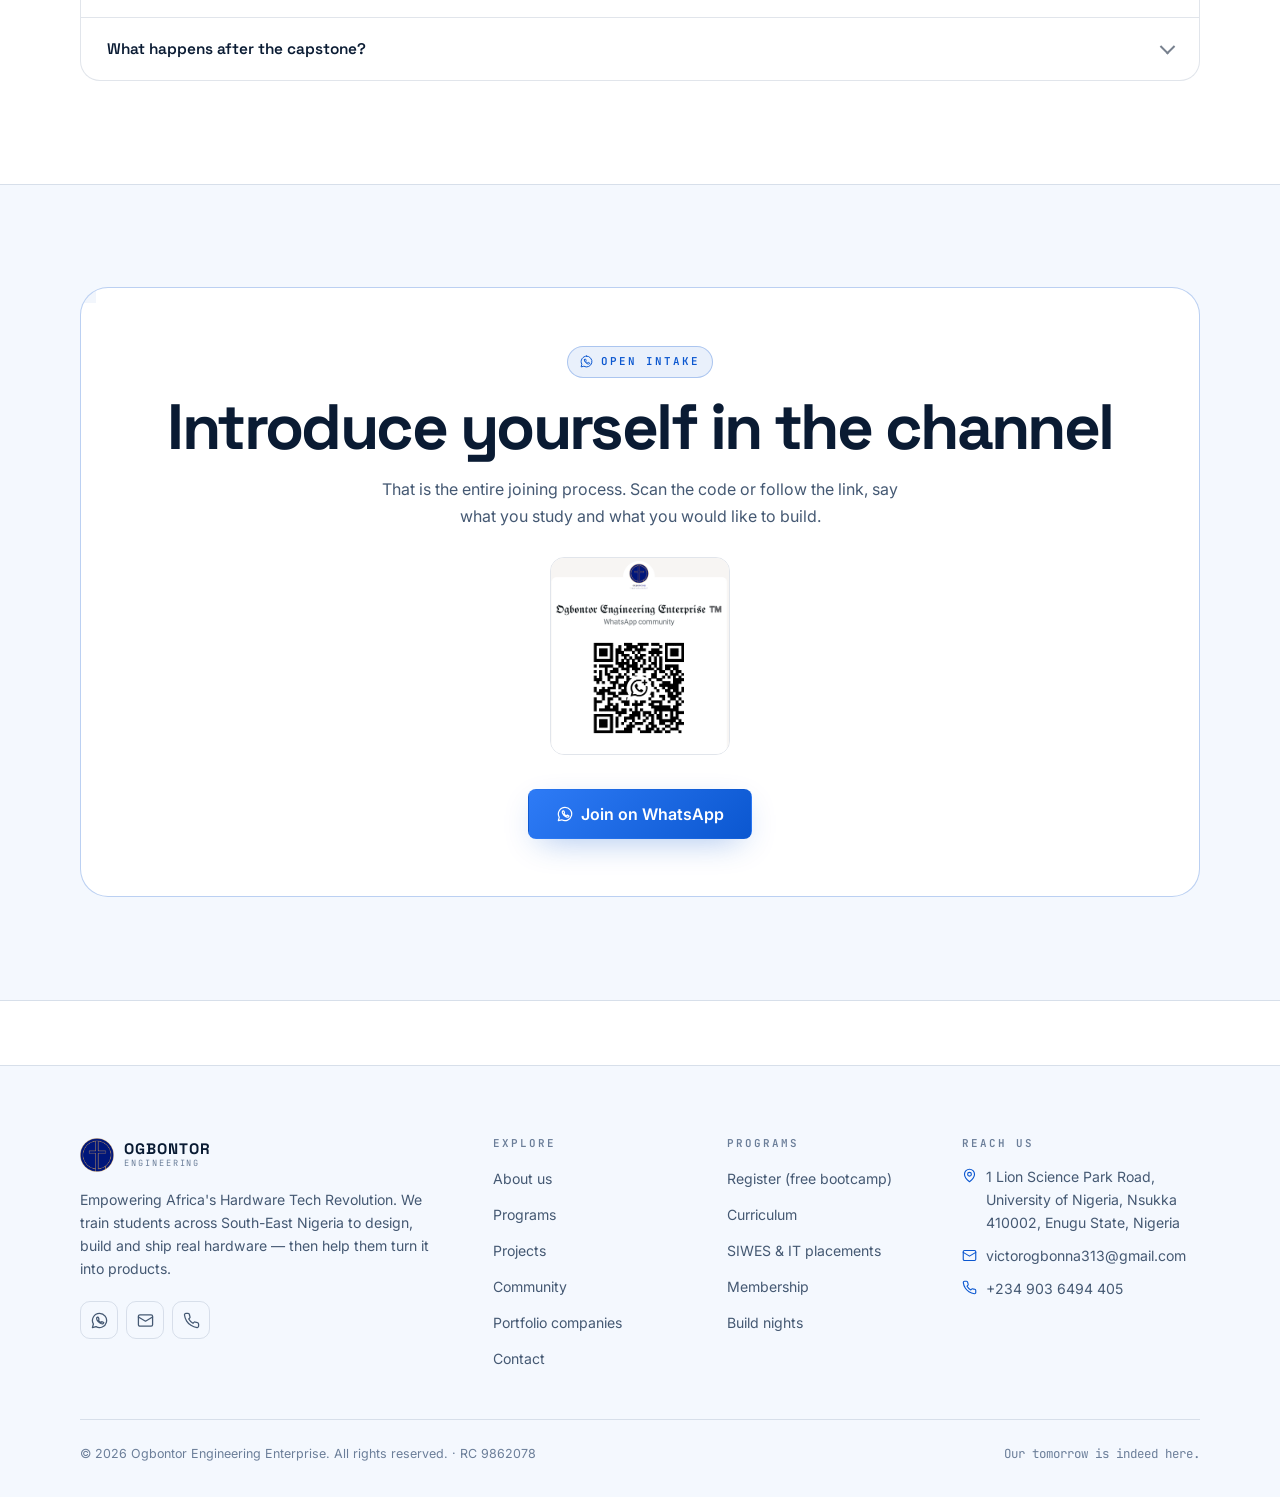
<file: community.html>
<!doctype html>
<html lang="en">
<head>
<meta charset="utf-8">
<meta name="viewport" content="width=device-width, initial-scale=1">
<title>Community — Ogbontor Engineering Enterprise</title>
<meta name="description" content="Build nights, study groups, mentorship, a component library and project teams at the largest student hardware tech community in South-East Nigeria. Free to join.">
<meta name="theme-color" content="#0B57D0">
<link rel="canonical" href="https://ogbontor.com/community.html">
<meta property="og:type" content="website">
<meta property="og:site_name" content="Ogbontor Engineering Enterprise">
<meta property="og:title" content="Community — Ogbontor Engineering Enterprise">
<meta property="og:description" content="Build nights, study groups, mentorship, a component library and project teams at the largest student hardware tech community in South-East Nigeria. Free to join.">
<meta property="og:url" content="https://ogbontor.com/community.html">
<meta property="og:image" content="https://ogbontor.com/assets/img/link-preview.jpg">
<meta property="og:image:secure_url" content="https://ogbontor.com/assets/img/link-preview.jpg">
<meta property="og:image:type" content="image/jpeg">
<meta property="og:image:width" content="1200">
<meta property="og:image:height" content="630">
<meta property="og:image:alt" content="Ogbontor Engineering Enterprise — South-East Nigeria's largest student hardware tech community">
<meta property="og:locale" content="en_NG">
<meta name="twitter:card" content="summary_large_image">
<meta name="twitter:image" content="https://ogbontor.com/assets/img/link-preview.jpg">
<meta name="twitter:image:alt" content="Ogbontor Engineering Enterprise">
<meta name="author" content="Ogbontor Engineering Enterprise">
<meta name="robots" content="index, follow, max-image-preview:large, max-snippet:-1, max-video-preview:-1">
<meta name="geo.region" content="NG-EN">
<meta name="geo.placename" content="Nsukka, Enugu State, Nigeria">
<meta name="geo.position" content="6.8567;7.3958">
<meta name="ICBM" content="6.8567, 7.3958">
<link rel="icon" href="assets/img/favicon.png" type="image/png">
<link rel="apple-touch-icon" href="assets/img/favicon.png">
<link rel="preconnect" href="https://fonts.googleapis.com">
<link rel="preconnect" href="https://fonts.gstatic.com" crossorigin>
<link rel="stylesheet" href="https://fonts.googleapis.com/css2?family=Inter:wght@400;500;600;700&family=Space+Grotesk:wght@500;600;700&family=JetBrains+Mono:wght@400;600&display=swap">
<meta name="register-endpoint" content="https://script.google.com/macros/s/AKfycbyH2rW40zmKwwqDDqF91gTuwTG6fb1hSAtO6N1WHHh8ukCKSzHLNXvC14F_ccUOmxnA/exec">
<link rel="stylesheet" href="assets/css/styles.css?v=35d93f34">
<noscript><style>.reveal{opacity:1!important;transform:none!important}</style></noscript>
<script type="application/ld+json">
{
  "@context": "https://schema.org",
  "@type": ["Organization", "EducationalOrganization"],
  "name": "Ogbontor Engineering Enterprise",
  "alternateName": "Ogbontor",
  "url": "https://ogbontor.com/",
  "logo": "https://ogbontor.com/assets/img/logo.png",
  "image": "https://ogbontor.com/assets/img/link-preview.jpg",
  "description": "The largest student hardware tech community in South-East Nigeria — training students in embedded systems, robotics, IoT and blockchain hardware.",
  "email": "victorogbonna313@gmail.com",
  "telephone": "+2349036494405",
  "slogan": "Empowering Africa's Hardware Tech Revolution",
  "identifier": "RC 9862078",
  "address": {
    "@type": "PostalAddress",
    "streetAddress": "1 Lion Science Park Road, University of Nigeria",
    "addressLocality": "Nsukka",
    "postalCode": "410002",
    "addressRegion": "Enugu State",
    "addressCountry": "NG"
  },
  "areaServed": "South-East Nigeria",
  "foundingLocation": "Nsukka, Enugu State, Nigeria",
  "knowsAbout": ["Embedded Systems", "Robotics", "Internet of Things", "PCB Design",
                 "Edge AI", "Blockchain Hardware", "3D Printing", "CAD", "Fabrication"],
  "sameAs": ["https://chat.whatsapp.com/CBLct4fEPPa8FAFz10cGH8"]
}
</script>
<script type="application/ld+json">
{
  "@context": "https://schema.org",
  "@type": "WebSite",
  "name": "Ogbontor Engineering Enterprise",
  "url": "https://ogbontor.com/",
  "inLanguage": "en-NG",
  "publisher": { "@type": "Organization", "name": "Ogbontor Engineering Enterprise" }
}
</script>
<script type="application/ld+json">
{
  "@context": "https://schema.org",
  "@type": "EducationEvent",
  "name": "Africa's Hardware Revolution: From Spark to Ignition",
  "description": "A mega hardware technology conference at the University of Nigeria, Nsukka, followed by three weeks of intensive free bootcamp covering robotics, embedded systems, IoT, PCB design, CAD, IoT-blockchain, edge AI, 3D printing and fabrication, closing with a hackathon.",
  "startDate": "2026-11",
  "eventStatus": "https://schema.org/EventScheduled",
  "eventAttendanceMode": "https://schema.org/OfflineEventAttendanceMode",
  "isAccessibleForFree": true,
  "inLanguage": "en-NG",
  "url": "https://ogbontor.com/register.html",
  "image": "https://ogbontor.com/assets/img/link-preview.jpg",
  "location": {
    "@type": "Place",
    "name": "University of Nigeria, Nsukka",
    "address": {
      "@type": "PostalAddress",
      "streetAddress": "1 Lion Science Park Road, University of Nigeria",
      "addressLocality": "Nsukka",
      "postalCode": "410002",
      "addressRegion": "Enugu State",
      "addressCountry": "NG"
    }
  },
  "organizer": { "@type": "Organization", "name": "Ogbontor Engineering Enterprise", "url": "https://ogbontor.com/" },
  "offers": {
    "@type": "Offer",
    "price": "0",
    "priceCurrency": "NGN",
    "availability": "https://schema.org/InStock",
    "url": "https://ogbontor.com/register.html",
    "validFrom": "2026-09-01"
  },
  "audience": { "@type": "EducationalAudience", "educationalRole": "student" }
}
</script>

<script>
  // Set the theme before first paint so there is no flash of the wrong colours.
  // Blue-on-white is the brand default; only an explicit choice switches to dark.
  (function(){try{if(localStorage.getItem("ogbontor-theme")==="dark")
     document.documentElement.setAttribute("data-theme","dark");}catch(e){}})();
</script>
</head>
<body>
<a class="skip-link" href="#main">Skip to content</a>

<header class="site-header">
  <div class="container nav">
    <a class="brand" href="index.html" aria-label="Ogbontor Engineering Enterprise — home">
      <img src="assets/img/logo.png" alt="" width="34" height="34">
      <span>
        <span class="brand-name">OGBONTOR</span><br>
        <span class="brand-sub">Engineering</span>
      </span>
    </a>

    <nav id="primary-nav" class="nav-links" aria-label="Primary">
          <a href="index.html">Home</a>
          <a href="about.html">About</a>
          <a href="programs.html">Programs</a>
          <a href="projects.html">Projects</a>
          <a href="community.html">Community</a>
          <a href="register.html">Register</a>
          <a href="contact.html">Contact</a>
    </nav>

    <div class="nav-actions">
      <button class="icon-btn" data-theme-toggle type="button" aria-label="Switch colour theme">
        <span class="theme-icon-sun"><svg viewBox="0 0 24 24" fill="none" stroke="currentColor" stroke-width="1.8" stroke-linecap="round" stroke-linejoin="round" aria-hidden="true"><circle cx="12" cy="12" r="4"/><path d="M12 2v2m0 16v2M4.9 4.9l1.4 1.4m11.4 11.4 1.4 1.4M2 12h2m16 0h2M4.9 19.1l1.4-1.4M17.7 6.3l1.4-1.4"/></svg></span>
        <span class="theme-icon-moon"><svg viewBox="0 0 24 24" fill="none" stroke="currentColor" stroke-width="1.8" stroke-linecap="round" stroke-linejoin="round" aria-hidden="true"><path d="M21 12.8A9 9 0 1 1 11.2 3a7 7 0 0 0 9.8 9.8z"/></svg></span>
      </button>
      <a class="btn btn--primary nav-cta" href="register.html"><svg viewBox="0 0 24 24" fill="none" stroke="currentColor" stroke-width="1.8" stroke-linecap="round" stroke-linejoin="round" aria-hidden="true"><rect x="5" y="4" width="14" height="17" rx="2"/><path d="M9 4V3a1 1 0 0 1 1-1h4a1 1 0 0 1 1 1v1"/><path d="M9 11h6M9 15h4"/></svg> Register free</a>
      <button class="icon-btn nav-toggle" data-nav-toggle type="button"
              aria-label="Toggle navigation" aria-expanded="false" aria-controls="primary-nav">
        <svg viewBox="0 0 24 24" fill="none" stroke="currentColor" stroke-width="1.8" stroke-linecap="round" stroke-linejoin="round" aria-hidden="true"><path d="M3 6h18M3 12h18M3 18h18"/></svg>
      </button>
    </div>
  </div>
</header>

<main id="main">

<div class="alert-bar">
  <div class="container">
    <p>
      <svg viewBox="0 0 24 24" fill="none" stroke="currentColor" stroke-width="1.8" stroke-linecap="round" stroke-linejoin="round" aria-hidden="true"><path d="M3 11v2a1 1 0 0 0 1 1h2l5 4V6L6 10H4a1 1 0 0 0-1 1z"/><path d="M15.5 8.5a5 5 0 0 1 0 7M18.5 6a9 9 0 0 1 0 12"/></svg>
      <span class="pill">November 2026</span>
      <strong>Free conference, 3-week bootcamp &amp; hackathon</strong>
      <span class="alert-tagline">&mdash; Africa's Hardware Revolution: From Spark to Ignition</span>
    </p>
    <a class="alert-cta" href="register.html">Register free <svg viewBox="0 0 24 24" fill="none" stroke="currentColor" stroke-width="1.8" stroke-linecap="round" stroke-linejoin="round" aria-hidden="true"><path d="M5 12h14m-6-6 6 6-6 6"/></svg></a>
  </div>
</div>
  <section class="page-hero">
    <div class="backdrop"><div class="grid-lines"></div></div>
    <div class="container">
      <p class="crumbs"><a href="index.html">Home</a> / Community</p>
      <span class="eyebrow mt-2"><svg viewBox="0 0 24 24" fill="none" stroke="currentColor" stroke-width="1.8" stroke-linecap="round" stroke-linejoin="round" aria-hidden="true"><path d="M16 20v-2a4 4 0 0 0-4-4H6a4 4 0 0 0-4 4v2"/><circle cx="9" cy="7" r="4"/><path d="M22 20v-2a4 4 0 0 0-3-3.87M16 3.13A4 4 0 0 1 16 11"/></svg> Community</span>
      <h1>The largest student hardware tech community in South-East Nigeria.</h1>
      <p class="lede">Build nights, study groups, mentors, a component library and project teams — the infrastructure that turns an interest in hardware into the ability to build it.</p>
    </div>
  </section>

  <section class="section">
    <div class="container">
      <div class="sec-head">
        <span class="eyebrow"><svg viewBox="0 0 24 24" fill="none" stroke="currentColor" stroke-width="1.8" stroke-linecap="round" stroke-linejoin="round" aria-hidden="true"><circle cx="12" cy="12" r="9"/><circle cx="12" cy="12" r="5"/><circle cx="12" cy="12" r="1.5"/></svg> What membership gets you</span>
        <h2>Eight things that only work with other people</h2>
        <p class="lede">You can learn to code alone. Hardware is harder to do that way — you need a bench,
          an oscilloscope, a spare part, and someone who has seen this failure before.</p>
      </div>
      <div class="grid grid-4">
        <article class="card reveal" data-delay="0.00">
          <div class="card-ico"><svg viewBox="0 0 24 24" fill="none" stroke="currentColor" stroke-width="1.8" stroke-linecap="round" stroke-linejoin="round" aria-hidden="true"><path d="M14.7 6.3a4 4 0 0 0 5 5l-9.4 9.4a2.1 2.1 0 0 1-3-3z"/><path d="m8 8-5-5 2-2 5 5"/></svg></div><h3>Weekly build nights</h3><p>An open lab evening every week. Bring what you are working on, or pick up a community build and get started. Benches, tools and people who have already made your mistake.</p>
        </article>
        <article class="card reveal" data-delay="0.06">
          <div class="card-ico"><svg viewBox="0 0 24 24" fill="none" stroke="currentColor" stroke-width="1.8" stroke-linecap="round" stroke-linejoin="round" aria-hidden="true"><path d="M16 20v-2a4 4 0 0 0-4-4H6a4 4 0 0 0-4 4v2"/><circle cx="9" cy="7" r="4"/><path d="M22 20v-2a4 4 0 0 0-3-3.87M16 3.13A4 4 0 0 1 16 11"/></svg></div><h3>Study groups</h3><p>Small groups working through the same module together. Far more effective than grinding a datasheet alone at 2am.</p>
        </article>
        <article class="card reveal" data-delay="0.12">
          <div class="card-ico"><svg viewBox="0 0 24 24" fill="none" stroke="currentColor" stroke-width="1.8" stroke-linecap="round" stroke-linejoin="round" aria-hidden="true"><path d="M11 11V5.5a1.5 1.5 0 0 1 3 0V11m0-1.5a1.5 1.5 0 0 1 3 0V13m0-2a1.5 1.5 0 0 1 3 0v5a6 6 0 0 1-6 6h-2a6 6 0 0 1-5.2-3L4 15.5a1.6 1.6 0 0 1 2.7-1.7L8 15.5V7a1.5 1.5 0 0 1 3 0z"/></svg></div><h3>Mentorship pairing</h3><p>Every Builder is paired with someone two steps ahead of them — near enough to remember being stuck where you are.</p>
        </article>
        <article class="card reveal" data-delay="0.18">
          <div class="card-ico"><svg viewBox="0 0 24 24" fill="none" stroke="currentColor" stroke-width="1.8" stroke-linecap="round" stroke-linejoin="round" aria-hidden="true"><path d="m12 2 9 5-9 5-9-5 9-5z"/><path d="m3 12 9 5 9-5M3 17l9 5 9-5"/></svg></div><h3>Component library</h3><p>Borrow the sensor, the analyser, the dev board. Not being able to afford a part should not be what stops a project.</p>
        </article>
        <article class="card reveal" data-delay="0.00">
          <div class="card-ico"><svg viewBox="0 0 24 24" fill="none" stroke="currentColor" stroke-width="1.8" stroke-linecap="round" stroke-linejoin="round" aria-hidden="true"><path d="M3 3v18h18"/><path d="m7 15 4-5 3 3 5-7"/></svg></div><h3>Demo days</h3><p>Every cohort ends by showing what it built to an audience that understands it and asks hard questions.</p>
        </article>
        <article class="card reveal" data-delay="0.06">
          <div class="card-ico"><svg viewBox="0 0 24 24" fill="none" stroke="currentColor" stroke-width="1.8" stroke-linecap="round" stroke-linejoin="round" aria-hidden="true"><path d="M13 2 4 14h7l-1 8 9-12h-7l1-8z"/></svg></div><h3>Hackathons</h3><p>Fixed-length competitive builds against a brief. Fast, loud, and the quickest way to find out what you actually know.</p>
        </article>
        <article class="card reveal" data-delay="0.12">
          <div class="card-ico"><svg viewBox="0 0 24 24" fill="none" stroke="currentColor" stroke-width="1.8" stroke-linecap="round" stroke-linejoin="round" aria-hidden="true"><circle cx="12" cy="12" r="9"/><circle cx="12" cy="12" r="5"/><circle cx="12" cy="12" r="1.5"/></svg></div><h3>Project teams</h3><p>Multi-month teams on the systems listed under Projects, with defined roles and a real deadline.</p>
        </article>
        <article class="card reveal" data-delay="0.18">
          <div class="card-ico"><svg viewBox="0 0 24 24" fill="none" stroke="currentColor" stroke-width="1.8" stroke-linecap="round" stroke-linejoin="round" aria-hidden="true"><path d="M4.5 16.5c-1.5 1.3-2 5-2 5s3.7-.5 5-2a2.1 2.1 0 0 0-3-3z"/><path d="M12 15 9 12a11 11 0 0 1 8-9 11 11 0 0 1-3 11z"/><path d="M9 12H5s.5-3 2-4 4 0 4 0"/><path d="M12 15v4s3-.5 4-2 0-4 0-4"/></svg></div><h3>Internships & placement</h3><p>Introductions to partner companies, and support for members taking a capstone toward a product.</p>
        </article>
      </div>
    </div>
  </section>

  <section class="section section--alt" id="events">
    <div class="container">
      <div class="split">
        <div>
          <span class="eyebrow"><svg viewBox="0 0 24 24" fill="none" stroke="currentColor" stroke-width="1.8" stroke-linecap="round" stroke-linejoin="round" aria-hidden="true"><circle cx="12" cy="12" r="9"/><path d="M12 7v5l3 2"/></svg> What the week looks like</span>
          <h2 class="mt-2">Come for one evening and see</h2>
          <div class="prose mt-2">
            <p>The rhythm is deliberately simple: one open lab evening a week that anyone can attend, study
               groups arranged around whichever modules are running, and project teams meeting on their own
               schedule.</p>
            <p>During a bootcamp the pace changes — cohorts meet far more often for the length of the run.</p>
          </div>
          <div class="callout mt-3"><svg viewBox="0 0 24 24" fill="none" stroke="currentColor" stroke-width="1.8" stroke-linecap="round" stroke-linejoin="round" aria-hidden="true"><path d="M12 2a10 10 0 0 0-8.6 15L2 22l5.1-1.3A10 10 0 1 0 12 2z"/><path d="M8.5 7.8c.2-.4.4-.4.7-.4h.6c.2 0 .4 0 .6.5l.8 2c.1.3 0 .5-.1.7l-.4.5c-.2.2-.3.4-.1.7a7 7 0 0 0 3.2 2.8c.3.1.5.1.7-.1l.6-.7c.2-.2.4-.2.6-.1l1.9.9c.3.1.4.3.4.5a2 2 0 0 1-1.4 1.6c-.5.2-1.2.2-3.5-.8a9.5 9.5 0 0 1-4.6-4.6c-.8-1.7-.6-2.6-.4-3.1z"/></svg><span><strong>Dates and venue are announced in the
            community WhatsApp group.</strong> Build-night times, cohort start dates and any change of venue
            all go out there first &mdash; <a href="https://chat.whatsapp.com/CBLct4fEPPa8FAFz10cGH8" target="_blank" rel="noopener"
            style="color:var(--accent);font-weight:600">join the group</a> to get them.</span></div>
        </div>
        <figure class="reveal">
          <img src="assets/img/gallery/robotic-arm-build.jpg" alt="A member assembling the six-axis robotic arm at the bench" loading="lazy" width="800" height="600">
        </figure>
      </div>
    </div>
  </section>

  <section class="section" id="mentorship">
    <div class="container">
      <div class="sec-head sec-head--center">
        <span class="eyebrow"><svg viewBox="0 0 24 24" fill="none" stroke="currentColor" stroke-width="1.8" stroke-linecap="round" stroke-linejoin="round" aria-hidden="true"><path d="M4.5 16.5c-1.5 1.3-2 5-2 5s3.7-.5 5-2a2.1 2.1 0 0 0-3-3z"/><path d="M12 15 9 12a11 11 0 0 1 8-9 11 11 0 0 1-3 11z"/><path d="M9 12H5s.5-3 2-4 4 0 4 0"/><path d="M12 15v4s3-.5 4-2 0-4 0-4"/></svg> Getting started</span>
        <h2>Four steps, and the first one takes a minute</h2>
      </div>
      <div class="grid grid-4">
        <article class="card reveal" data-delay="0.00">
          <span class="card-num">01</span>
          <div class="card-ico"><svg viewBox="0 0 24 24" fill="none" stroke="currentColor" stroke-width="1.8" stroke-linecap="round" stroke-linejoin="round" aria-hidden="true"><path d="M5 12h14m-6-6 6 6-6 6"/></svg></div>
          <h3>Join the channel</h3><p>Open the WhatsApp community. Introduce yourself — what you study and what you want to build. That is the whole application.</p>
        </article>
        <article class="card reveal" data-delay="0.07">
          <span class="card-num">02</span>
          <div class="card-ico"><svg viewBox="0 0 24 24" fill="none" stroke="currentColor" stroke-width="1.8" stroke-linecap="round" stroke-linejoin="round" aria-hidden="true"><path d="M5 12h14m-6-6 6 6-6 6"/></svg></div>
          <h3>Come to a build night</h3><p>Turn up at the lab on the next open evening. Nothing is expected of you the first time except showing up.</p>
        </article>
        <article class="card reveal" data-delay="0.14">
          <span class="card-num">03</span>
          <div class="card-ico"><svg viewBox="0 0 24 24" fill="none" stroke="currentColor" stroke-width="1.8" stroke-linecap="round" stroke-linejoin="round" aria-hidden="true"><path d="M5 12h14m-6-6 6 6-6 6"/></svg></div>
          <h3>Take the foundational tier</h3><p>Join the next cohort, or work through Modules 01–04 with a study group if a cohort is not running.</p>
        </article>
        <article class="card reveal" data-delay="0.21">
          <span class="card-num">04</span>
          <div class="card-ico"><svg viewBox="0 0 24 24" fill="none" stroke="currentColor" stroke-width="1.8" stroke-linecap="round" stroke-linejoin="round" aria-hidden="true"><path d="M5 12h14m-6-6 6 6-6 6"/></svg></div>
          <h3>Pick a direction</h3><p>Choose a specialist track, join a project team, and start building something with your name on it.</p>
        </article>
      </div>
    </div>
  </section>

  <section class="section section--alt">
    <div class="container">
      <div class="split split--flip">
        <div>
          <span class="eyebrow"><svg viewBox="0 0 24 24" fill="none" stroke="currentColor" stroke-width="1.8" stroke-linecap="round" stroke-linejoin="round" aria-hidden="true"><path d="M12 22s8-4 8-10V5l-8-3-8 3v7c0 6 8 10 8 10z"/></svg> How we behave</span>
          <h2 class="mt-2">Code of conduct</h2>
          <div class="prose mt-2">
            <p>A community only works as a place to be a beginner if beginners are safe in it. The rules are
               short and we enforce them.</p>
          </div>
          <ul class="check-list">
            <li><svg viewBox="0 0 24 24" fill="none" stroke="currentColor" stroke-width="1.8" stroke-linecap="round" stroke-linejoin="round" aria-hidden="true"><path d="m5 13 4 4L19 7"/></svg><span><strong>No condescension.</strong> Everyone was a beginner recently. Answer the question that was asked.</span></li>
            <li><svg viewBox="0 0 24 24" fill="none" stroke="currentColor" stroke-width="1.8" stroke-linecap="round" stroke-linejoin="round" aria-hidden="true"><path d="m5 13 4 4L19 7"/></svg><span><strong>Credit honestly.</strong> Name who did the work, cite the reference, disclose what was borrowed.</span></li>
            <li><svg viewBox="0 0 24 24" fill="none" stroke="currentColor" stroke-width="1.8" stroke-linecap="round" stroke-linejoin="round" aria-hidden="true"><path d="m5 13 4 4L19 7"/></svg><span><strong>Share what you learn.</strong> If you solved it, write it down where the next person will find it.</span></li>
            <li><svg viewBox="0 0 24 24" fill="none" stroke="currentColor" stroke-width="1.8" stroke-linecap="round" stroke-linejoin="round" aria-hidden="true"><path d="m5 13 4 4L19 7"/></svg><span><strong>Respect the equipment.</strong> Shared tools and borrowed parts come back, on time and working.</span></li>
            <li><svg viewBox="0 0 24 24" fill="none" stroke="currentColor" stroke-width="1.8" stroke-linecap="round" stroke-linejoin="round" aria-hidden="true"><path d="m5 13 4 4L19 7"/></svg><span><strong>Zero tolerance for harassment.</strong> On any grounds, in the lab or the channel.</span></li>
          </ul>
        </div>
        <figure class="reveal">
          <img src="assets/img/gallery/bootcamp-lab.jpg" alt="Members working together during a lab session" loading="lazy" width="800" height="600">
        </figure>
      </div>
    </div>
  </section>

  <section class="section">
    <div class="container">
      <div class="sec-head sec-head--center">
        <span class="eyebrow"><svg viewBox="0 0 24 24" fill="none" stroke="currentColor" stroke-width="1.8" stroke-linecap="round" stroke-linejoin="round" aria-hidden="true"><circle cx="12" cy="12" r="9"/><path d="M12 11v5m0-9h.01"/></svg> Questions</span>
        <h2>Things people ask before joining</h2>
      </div>
      <div class="faq reveal">
        <details open>
          <summary>Do I need any electronics experience to join?</summary>
          <div class="faq-body">No. The foundational tier assumes nothing — it starts at what current and voltage are and why a resistor matters. Most members arrive having never soldered anything.</div>
        </details>
        <details>
          <summary>Do I have to be a student at UNN?</summary>
          <div class="faq-body">No &mdash; and you do not have to be in Nigeria at all. The lab is at the University of Nigeria, Nsukka, and that is where the benches, build nights and bootcamps are, but <strong>membership is open to anyone, anywhere in the world</strong>. If you can get to Nsukka you can be a full member with lab access; if you cannot, you can still take part in the community channel, the study groups and remote project teams. <br><br>The <strong>free bootcamp is specific to UNN Nsukka</strong> for this first run. We are coming to other selected universities across South-East Nigeria next &mdash; at least one in each state.</div>
        </details>
        <details>
          <summary>Does it cost anything?</summary>
          <div class="faq-body">Associate and Builder membership are free, and bootcamp seats are free to members. The cost barrier is precisely the thing we exist to remove. Residents working on funded capstones are handled case by case.</div>
        </details>
        <details>
          <summary>What course do I need to be studying?</summary>
          <div class="faq-body">Any. We have members from electrical and electronic engineering, computer science, mechanical engineering, physics, and several from outside the sciences entirely. Hardware needs people who can design enclosures, write documentation and talk to users as much as it needs firmware engineers.</div>
        </details>
        <details>
          <summary>Do I need my own laptop or components?</summary>
          <div class="faq-body">It helps, but it is not a requirement. The community component library lends boards, sensors and tools to members, and lab machines are available during open hours.</div>
        </details>
        <details>
          <summary>How much time does it take?</summary>
          <div class="faq-body">A build night is one evening a week. A bootcamp cohort is considerably more intense over a fixed run of weeks. Project teams set their own pace around the deadline they have committed to.</div>
        </details>
        <details>
          <summary>Can my company partner or sponsor?</summary>
          <div class="faq-body">Yes — equipment, component budgets, internship places and project sponsorship are all useful to us. Write to victorogbonna313@gmail.com and say what you have in mind.</div>
        </details>
        <details>
          <summary>What happens after the capstone?</summary>
          <div class="faq-body">The strongest capstones go into incubation: we help with intellectual property, a pitch, pilot users and company formation. Both of our portfolio companies &mdash; <strong>Joint-Agent</strong> and <strong>CNG-Protect</strong> &mdash; started exactly this way.</div>
        </details>
      </div>
    </div>
  </section>

  <section class="section section--alt">
    <div class="container">
      <div class="cta-band bracketed reveal">
        <span class="eyebrow"><svg viewBox="0 0 24 24" fill="none" stroke="currentColor" stroke-width="1.8" stroke-linecap="round" stroke-linejoin="round" aria-hidden="true"><path d="M12 2a10 10 0 0 0-8.6 15L2 22l5.1-1.3A10 10 0 1 0 12 2z"/><path d="M8.5 7.8c.2-.4.4-.4.7-.4h.6c.2 0 .4 0 .6.5l.8 2c.1.3 0 .5-.1.7l-.4.5c-.2.2-.3.4-.1.7a7 7 0 0 0 3.2 2.8c.3.1.5.1.7-.1l.6-.7c.2-.2.4-.2.6-.1l1.9.9c.3.1.4.3.4.5a2 2 0 0 1-1.4 1.6c-.5.2-1.2.2-3.5-.8a9.5 9.5 0 0 1-4.6-4.6c-.8-1.7-.6-2.6-.4-3.1z"/></svg> Open intake</span>
        <h2 class="mt-2">Introduce yourself in the channel</h2>
        <p>That is the entire joining process. Scan the code or follow the link, say what you study and what
          you would like to build.</p>
        <div style="display:flex;justify-content:center;margin:1.75rem 0 .5rem">
          <img src="assets/img/whatsapp-qr.png" alt="QR code for the Ogbontor WhatsApp community" width="180" height="180"
               style="border-radius:var(--r);border:1px solid var(--line)">
        </div>
        <div class="hero-cta">
          <a class="btn btn--primary btn--lg" href="https://chat.whatsapp.com/CBLct4fEPPa8FAFz10cGH8" target="_blank" rel="noopener"><svg viewBox="0 0 24 24" fill="none" stroke="currentColor" stroke-width="1.8" stroke-linecap="round" stroke-linejoin="round" aria-hidden="true"><path d="M12 2a10 10 0 0 0-8.6 15L2 22l5.1-1.3A10 10 0 1 0 12 2z"/><path d="M8.5 7.8c.2-.4.4-.4.7-.4h.6c.2 0 .4 0 .6.5l.8 2c.1.3 0 .5-.1.7l-.4.5c-.2.2-.3.4-.1.7a7 7 0 0 0 3.2 2.8c.3.1.5.1.7-.1l.6-.7c.2-.2.4-.2.6-.1l1.9.9c.3.1.4.3.4.5a2 2 0 0 1-1.4 1.6c-.5.2-1.2.2-3.5-.8a9.5 9.5 0 0 1-4.6-4.6c-.8-1.7-.6-2.6-.4-3.1z"/></svg> Join on WhatsApp</a>
        </div>
      </div>
    </div>
  </section>

</main>

<footer class="site-footer">
  <div class="container">
    <div class="footer-grid">
      <div class="footer-brand">
        <a class="brand" href="index.html">
          <img src="assets/img/logo.png" alt="" width="34" height="34">
          <span>
            <span class="brand-name">OGBONTOR</span><br>
            <span class="brand-sub">Engineering</span>
          </span>
        </a>
        <p>Empowering Africa's Hardware Tech Revolution. We train students across South-East Nigeria to design, build and ship
           real hardware — then help them turn it into products.</p>
        <div class="socials">
          <a href="https://chat.whatsapp.com/CBLct4fEPPa8FAFz10cGH8" target="_blank" rel="noopener" aria-label="WhatsApp community"><svg viewBox="0 0 24 24" fill="none" stroke="currentColor" stroke-width="1.8" stroke-linecap="round" stroke-linejoin="round" aria-hidden="true"><path d="M12 2a10 10 0 0 0-8.6 15L2 22l5.1-1.3A10 10 0 1 0 12 2z"/><path d="M8.5 7.8c.2-.4.4-.4.7-.4h.6c.2 0 .4 0 .6.5l.8 2c.1.3 0 .5-.1.7l-.4.5c-.2.2-.3.4-.1.7a7 7 0 0 0 3.2 2.8c.3.1.5.1.7-.1l.6-.7c.2-.2.4-.2.6-.1l1.9.9c.3.1.4.3.4.5a2 2 0 0 1-1.4 1.6c-.5.2-1.2.2-3.5-.8a9.5 9.5 0 0 1-4.6-4.6c-.8-1.7-.6-2.6-.4-3.1z"/></svg></a>
          <a href="mailto:victorogbonna313@gmail.com" aria-label="Email us"><svg viewBox="0 0 24 24" fill="none" stroke="currentColor" stroke-width="1.8" stroke-linecap="round" stroke-linejoin="round" aria-hidden="true"><rect x="2" y="4" width="20" height="16" rx="2"/><path d="m2 7 10 6 10-6"/></svg></a>
          <a href="tel:+2349036494405" aria-label="Call us"><svg viewBox="0 0 24 24" fill="none" stroke="currentColor" stroke-width="1.8" stroke-linecap="round" stroke-linejoin="round" aria-hidden="true"><path d="M22 16.9v3a2 2 0 0 1-2.2 2 19.8 19.8 0 0 1-8.6-3.1 19.5 19.5 0 0 1-6-6A19.8 19.8 0 0 1 2.1 4.2 2 2 0 0 1 4.1 2h3a2 2 0 0 1 2 1.7c.1 1 .4 1.9.7 2.8a2 2 0 0 1-.5 2.1L8.1 9.9a16 16 0 0 0 6 6l1.3-1.3a2 2 0 0 1 2.1-.4c.9.3 1.8.6 2.8.7a2 2 0 0 1 1.7 2z"/></svg></a>
        </div>
      </div>

      <div class="footer-col">
        <h2>Explore</h2>
        <ul>
          <li><a href="about.html">About us</a></li>
          <li><a href="programs.html">Programs</a></li>
          <li><a href="projects.html">Projects</a></li>
          <li><a href="community.html">Community</a></li>
          <li><a href="index.html#portfolio">Portfolio companies</a></li>
          <li><a href="contact.html">Contact</a></li>
        </ul>
      </div>

      <div class="footer-col">
        <h2>Programs</h2>
        <ul>
          <li><a href="register.html">Register (free bootcamp)</a></li>
          <li><a href="programs.html#curriculum">Curriculum</a></li>
          <li><a href="programs.html#siwes">SIWES &amp; IT placements</a></li>
          <li><a href="programs.html#membership">Membership</a></li>
          <li><a href="community.html#events">Build nights</a></li>
        </ul>
      </div>

      <div class="footer-col">
        <h2>Reach us</h2>
        <ul class="footer-contact">
          <li><svg viewBox="0 0 24 24" fill="none" stroke="currentColor" stroke-width="1.8" stroke-linecap="round" stroke-linejoin="round" aria-hidden="true"><path d="M20 10c0 6-8 12-8 12s-8-6-8-12a8 8 0 0 1 16 0z"/><circle cx="12" cy="10" r="3"/></svg><a href="https://www.google.com/maps/search/?api=1&query=Lion+Science+Park+Road%2C+University+of+Nigeria%2C+Nsukka%2C+Enugu+State%2C+Nigeria" target="_blank" rel="noopener">1 Lion Science Park Road, University of Nigeria, Nsukka 410002, Enugu State, Nigeria</a></li>
          <li><svg viewBox="0 0 24 24" fill="none" stroke="currentColor" stroke-width="1.8" stroke-linecap="round" stroke-linejoin="round" aria-hidden="true"><rect x="2" y="4" width="20" height="16" rx="2"/><path d="m2 7 10 6 10-6"/></svg><a href="mailto:victorogbonna313@gmail.com">victorogbonna313@gmail.com</a></li>
          <li><svg viewBox="0 0 24 24" fill="none" stroke="currentColor" stroke-width="1.8" stroke-linecap="round" stroke-linejoin="round" aria-hidden="true"><path d="M22 16.9v3a2 2 0 0 1-2.2 2 19.8 19.8 0 0 1-8.6-3.1 19.5 19.5 0 0 1-6-6A19.8 19.8 0 0 1 2.1 4.2 2 2 0 0 1 4.1 2h3a2 2 0 0 1 2 1.7c.1 1 .4 1.9.7 2.8a2 2 0 0 1-.5 2.1L8.1 9.9a16 16 0 0 0 6 6l1.3-1.3a2 2 0 0 1 2.1-.4c.9.3 1.8.6 2.8.7a2 2 0 0 1 1.7 2z"/></svg><a href="tel:+2349036494405">+234 903 6494 405</a></li>
        </ul>
      </div>
    </div>

    <div class="footer-bottom">
      <span>&copy; <span data-year>2026</span> Ogbontor Engineering Enterprise. All rights reserved. &middot; RC 9862078</span>
      <span class="mono">Our tomorrow is indeed here.</span>
    </div>
  </div>
</footer>

<div class="lightbox" data-lightbox role="dialog" aria-modal="true" aria-label="Image viewer">
  <button class="lightbox-close" type="button" aria-label="Close image viewer"><svg viewBox="0 0 24 24" fill="none" stroke="currentColor" stroke-width="1.8" stroke-linecap="round" stroke-linejoin="round" aria-hidden="true"><path d="M18 6 6 18M6 6l12 12"/></svg></button>
  <div>
    <img alt="">
    <p class="lightbox-cap"></p>
  </div>
</div>

<script src="assets/js/main.js?v=3a0c333f"></script>
</body>
</html>
</file>
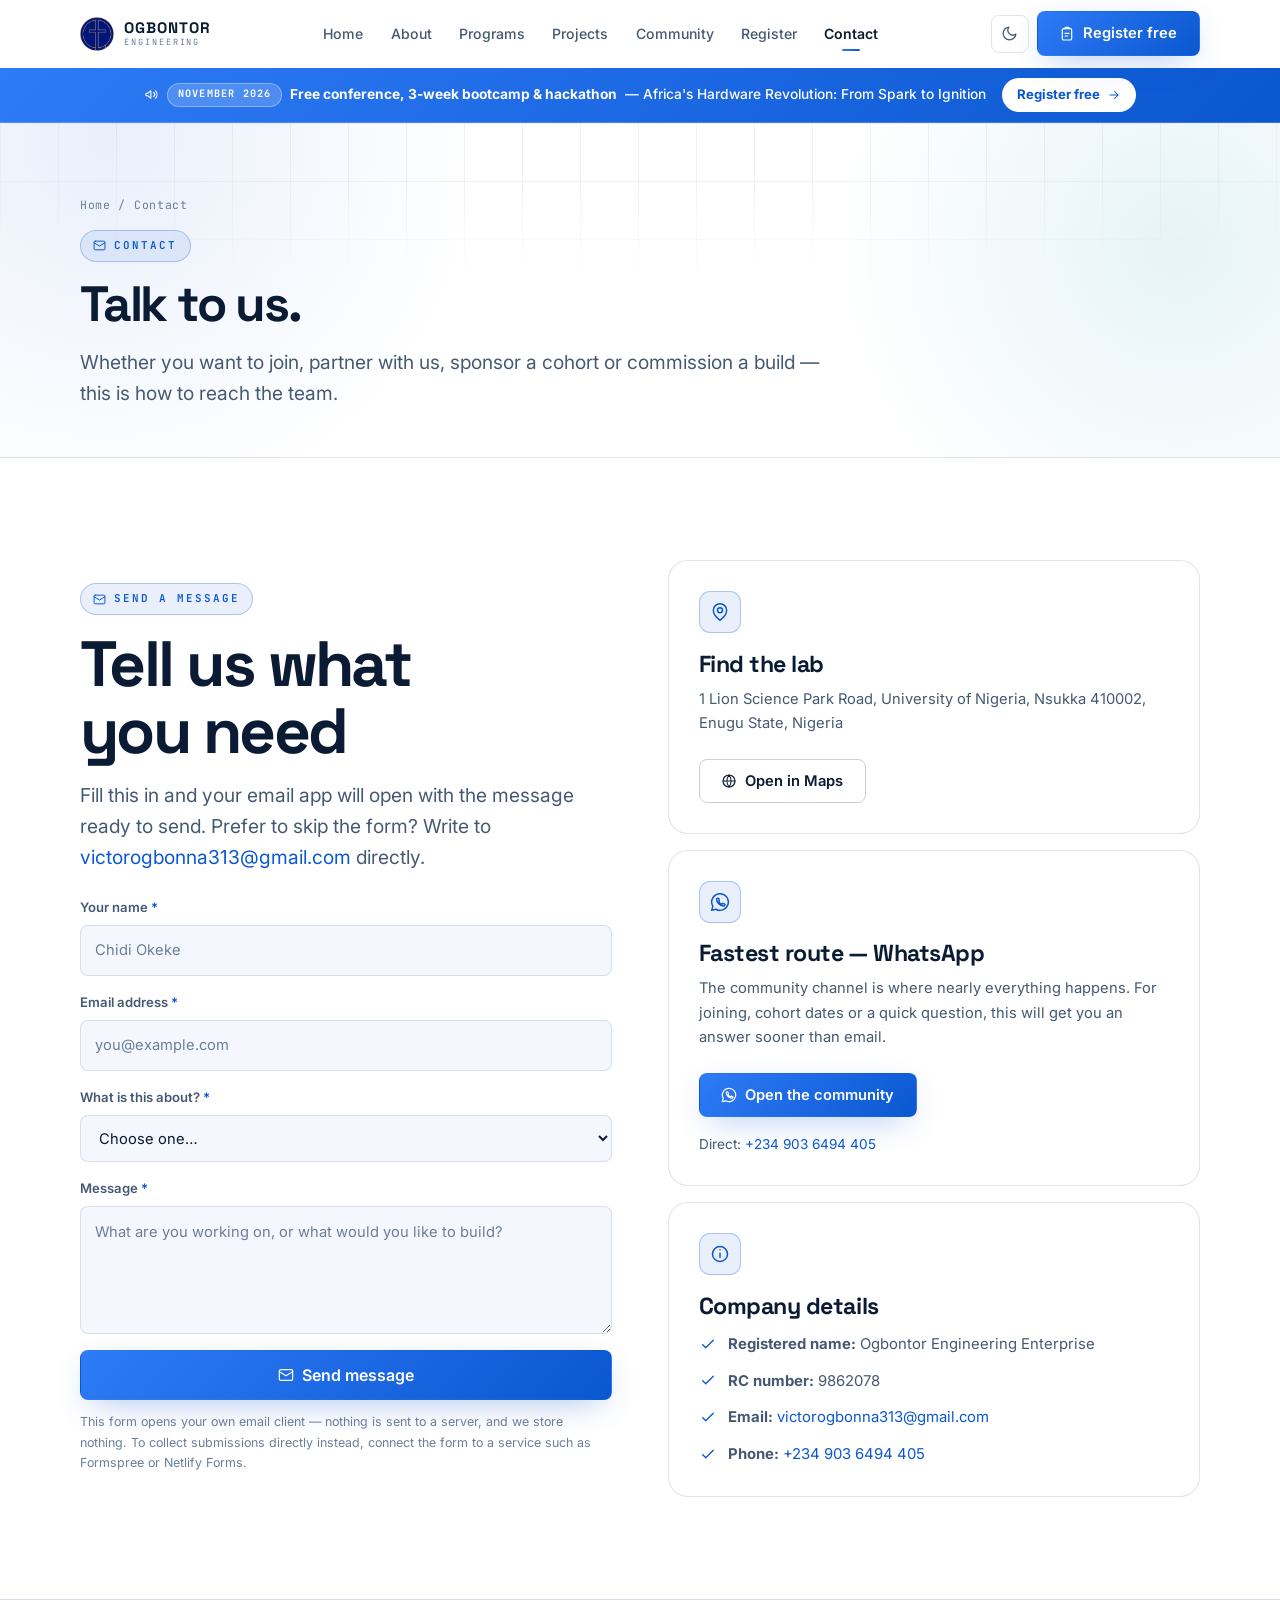
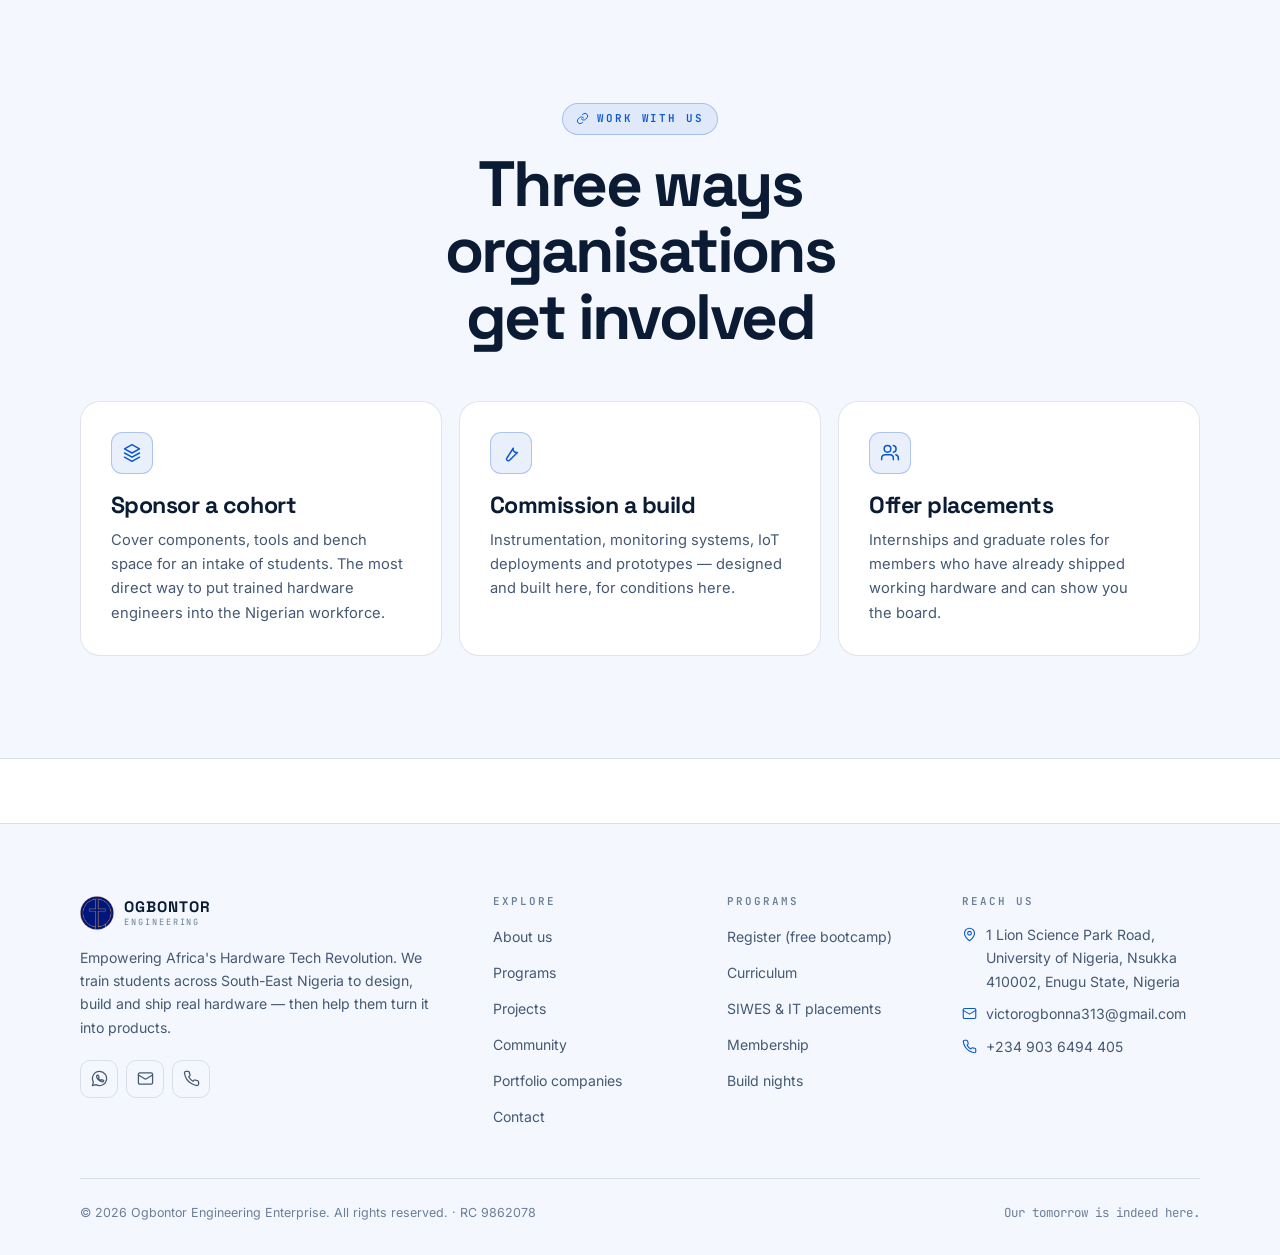
<file: contact.html>
<!doctype html>
<html lang="en">
<head>
<meta charset="utf-8">
<meta name="viewport" content="width=device-width, initial-scale=1">
<title>Contact — Ogbontor Engineering Enterprise</title>
<meta name="description" content="Reach Ogbontor Engineering Enterprise: victorogbonna313@gmail.com, +234 903 6494 405, or the WhatsApp community. Lab at the University of Nigeria, Nsukka, Enugu State.">
<meta name="theme-color" content="#0B57D0">
<link rel="canonical" href="https://ogbontor.com/contact.html">
<meta property="og:type" content="website">
<meta property="og:site_name" content="Ogbontor Engineering Enterprise">
<meta property="og:title" content="Contact — Ogbontor Engineering Enterprise">
<meta property="og:description" content="Reach Ogbontor Engineering Enterprise: victorogbonna313@gmail.com, +234 903 6494 405, or the WhatsApp community. Lab at the University of Nigeria, Nsukka, Enugu State.">
<meta property="og:url" content="https://ogbontor.com/contact.html">
<meta property="og:image" content="https://ogbontor.com/assets/img/link-preview.jpg">
<meta property="og:image:secure_url" content="https://ogbontor.com/assets/img/link-preview.jpg">
<meta property="og:image:type" content="image/jpeg">
<meta property="og:image:width" content="1200">
<meta property="og:image:height" content="630">
<meta property="og:image:alt" content="Ogbontor Engineering Enterprise — South-East Nigeria's largest student hardware tech community">
<meta property="og:locale" content="en_NG">
<meta name="twitter:card" content="summary_large_image">
<meta name="twitter:image" content="https://ogbontor.com/assets/img/link-preview.jpg">
<meta name="twitter:image:alt" content="Ogbontor Engineering Enterprise">
<meta name="author" content="Ogbontor Engineering Enterprise">
<meta name="robots" content="index, follow, max-image-preview:large, max-snippet:-1, max-video-preview:-1">
<meta name="geo.region" content="NG-EN">
<meta name="geo.placename" content="Nsukka, Enugu State, Nigeria">
<meta name="geo.position" content="6.8567;7.3958">
<meta name="ICBM" content="6.8567, 7.3958">
<link rel="icon" href="assets/img/favicon.png" type="image/png">
<link rel="apple-touch-icon" href="assets/img/favicon.png">
<link rel="preconnect" href="https://fonts.googleapis.com">
<link rel="preconnect" href="https://fonts.gstatic.com" crossorigin>
<link rel="stylesheet" href="https://fonts.googleapis.com/css2?family=Inter:wght@400;500;600;700&family=Space+Grotesk:wght@500;600;700&family=JetBrains+Mono:wght@400;600&display=swap">
<meta name="register-endpoint" content="https://script.google.com/macros/s/AKfycbyH2rW40zmKwwqDDqF91gTuwTG6fb1hSAtO6N1WHHh8ukCKSzHLNXvC14F_ccUOmxnA/exec">
<link rel="stylesheet" href="assets/css/styles.css?v=35d93f34">
<noscript><style>.reveal{opacity:1!important;transform:none!important}</style></noscript>
<script type="application/ld+json">
{
  "@context": "https://schema.org",
  "@type": ["Organization", "EducationalOrganization"],
  "name": "Ogbontor Engineering Enterprise",
  "alternateName": "Ogbontor",
  "url": "https://ogbontor.com/",
  "logo": "https://ogbontor.com/assets/img/logo.png",
  "image": "https://ogbontor.com/assets/img/link-preview.jpg",
  "description": "The largest student hardware tech community in South-East Nigeria — training students in embedded systems, robotics, IoT and blockchain hardware.",
  "email": "victorogbonna313@gmail.com",
  "telephone": "+2349036494405",
  "slogan": "Empowering Africa's Hardware Tech Revolution",
  "identifier": "RC 9862078",
  "address": {
    "@type": "PostalAddress",
    "streetAddress": "1 Lion Science Park Road, University of Nigeria",
    "addressLocality": "Nsukka",
    "postalCode": "410002",
    "addressRegion": "Enugu State",
    "addressCountry": "NG"
  },
  "areaServed": "South-East Nigeria",
  "foundingLocation": "Nsukka, Enugu State, Nigeria",
  "knowsAbout": ["Embedded Systems", "Robotics", "Internet of Things", "PCB Design",
                 "Edge AI", "Blockchain Hardware", "3D Printing", "CAD", "Fabrication"],
  "sameAs": ["https://chat.whatsapp.com/CBLct4fEPPa8FAFz10cGH8"]
}
</script>
<script type="application/ld+json">
{
  "@context": "https://schema.org",
  "@type": "WebSite",
  "name": "Ogbontor Engineering Enterprise",
  "url": "https://ogbontor.com/",
  "inLanguage": "en-NG",
  "publisher": { "@type": "Organization", "name": "Ogbontor Engineering Enterprise" }
}
</script>
<script type="application/ld+json">
{
  "@context": "https://schema.org",
  "@type": "EducationEvent",
  "name": "Africa's Hardware Revolution: From Spark to Ignition",
  "description": "A mega hardware technology conference at the University of Nigeria, Nsukka, followed by three weeks of intensive free bootcamp covering robotics, embedded systems, IoT, PCB design, CAD, IoT-blockchain, edge AI, 3D printing and fabrication, closing with a hackathon.",
  "startDate": "2026-11",
  "eventStatus": "https://schema.org/EventScheduled",
  "eventAttendanceMode": "https://schema.org/OfflineEventAttendanceMode",
  "isAccessibleForFree": true,
  "inLanguage": "en-NG",
  "url": "https://ogbontor.com/register.html",
  "image": "https://ogbontor.com/assets/img/link-preview.jpg",
  "location": {
    "@type": "Place",
    "name": "University of Nigeria, Nsukka",
    "address": {
      "@type": "PostalAddress",
      "streetAddress": "1 Lion Science Park Road, University of Nigeria",
      "addressLocality": "Nsukka",
      "postalCode": "410002",
      "addressRegion": "Enugu State",
      "addressCountry": "NG"
    }
  },
  "organizer": { "@type": "Organization", "name": "Ogbontor Engineering Enterprise", "url": "https://ogbontor.com/" },
  "offers": {
    "@type": "Offer",
    "price": "0",
    "priceCurrency": "NGN",
    "availability": "https://schema.org/InStock",
    "url": "https://ogbontor.com/register.html",
    "validFrom": "2026-09-01"
  },
  "audience": { "@type": "EducationalAudience", "educationalRole": "student" }
}
</script>

<script>
  // Set the theme before first paint so there is no flash of the wrong colours.
  // Blue-on-white is the brand default; only an explicit choice switches to dark.
  (function(){try{if(localStorage.getItem("ogbontor-theme")==="dark")
     document.documentElement.setAttribute("data-theme","dark");}catch(e){}})();
</script>
</head>
<body>
<a class="skip-link" href="#main">Skip to content</a>

<header class="site-header">
  <div class="container nav">
    <a class="brand" href="index.html" aria-label="Ogbontor Engineering Enterprise — home">
      <img src="assets/img/logo.png" alt="" width="34" height="34">
      <span>
        <span class="brand-name">OGBONTOR</span><br>
        <span class="brand-sub">Engineering</span>
      </span>
    </a>

    <nav id="primary-nav" class="nav-links" aria-label="Primary">
          <a href="index.html">Home</a>
          <a href="about.html">About</a>
          <a href="programs.html">Programs</a>
          <a href="projects.html">Projects</a>
          <a href="community.html">Community</a>
          <a href="register.html">Register</a>
          <a href="contact.html">Contact</a>
    </nav>

    <div class="nav-actions">
      <button class="icon-btn" data-theme-toggle type="button" aria-label="Switch colour theme">
        <span class="theme-icon-sun"><svg viewBox="0 0 24 24" fill="none" stroke="currentColor" stroke-width="1.8" stroke-linecap="round" stroke-linejoin="round" aria-hidden="true"><circle cx="12" cy="12" r="4"/><path d="M12 2v2m0 16v2M4.9 4.9l1.4 1.4m11.4 11.4 1.4 1.4M2 12h2m16 0h2M4.9 19.1l1.4-1.4M17.7 6.3l1.4-1.4"/></svg></span>
        <span class="theme-icon-moon"><svg viewBox="0 0 24 24" fill="none" stroke="currentColor" stroke-width="1.8" stroke-linecap="round" stroke-linejoin="round" aria-hidden="true"><path d="M21 12.8A9 9 0 1 1 11.2 3a7 7 0 0 0 9.8 9.8z"/></svg></span>
      </button>
      <a class="btn btn--primary nav-cta" href="register.html"><svg viewBox="0 0 24 24" fill="none" stroke="currentColor" stroke-width="1.8" stroke-linecap="round" stroke-linejoin="round" aria-hidden="true"><rect x="5" y="4" width="14" height="17" rx="2"/><path d="M9 4V3a1 1 0 0 1 1-1h4a1 1 0 0 1 1 1v1"/><path d="M9 11h6M9 15h4"/></svg> Register free</a>
      <button class="icon-btn nav-toggle" data-nav-toggle type="button"
              aria-label="Toggle navigation" aria-expanded="false" aria-controls="primary-nav">
        <svg viewBox="0 0 24 24" fill="none" stroke="currentColor" stroke-width="1.8" stroke-linecap="round" stroke-linejoin="round" aria-hidden="true"><path d="M3 6h18M3 12h18M3 18h18"/></svg>
      </button>
    </div>
  </div>
</header>

<main id="main">

<div class="alert-bar">
  <div class="container">
    <p>
      <svg viewBox="0 0 24 24" fill="none" stroke="currentColor" stroke-width="1.8" stroke-linecap="round" stroke-linejoin="round" aria-hidden="true"><path d="M3 11v2a1 1 0 0 0 1 1h2l5 4V6L6 10H4a1 1 0 0 0-1 1z"/><path d="M15.5 8.5a5 5 0 0 1 0 7M18.5 6a9 9 0 0 1 0 12"/></svg>
      <span class="pill">November 2026</span>
      <strong>Free conference, 3-week bootcamp &amp; hackathon</strong>
      <span class="alert-tagline">&mdash; Africa's Hardware Revolution: From Spark to Ignition</span>
    </p>
    <a class="alert-cta" href="register.html">Register free <svg viewBox="0 0 24 24" fill="none" stroke="currentColor" stroke-width="1.8" stroke-linecap="round" stroke-linejoin="round" aria-hidden="true"><path d="M5 12h14m-6-6 6 6-6 6"/></svg></a>
  </div>
</div>
  <section class="page-hero">
    <div class="backdrop"><div class="grid-lines"></div></div>
    <div class="container">
      <p class="crumbs"><a href="index.html">Home</a> / Contact</p>
      <span class="eyebrow mt-2"><svg viewBox="0 0 24 24" fill="none" stroke="currentColor" stroke-width="1.8" stroke-linecap="round" stroke-linejoin="round" aria-hidden="true"><rect x="2" y="4" width="20" height="16" rx="2"/><path d="m2 7 10 6 10-6"/></svg> Contact</span>
      <h1>Talk to us.</h1>
      <p class="lede">Whether you want to join, partner with us, sponsor a cohort or commission a build — this is how to reach the team.</p>
    </div>
  </section>

  <section class="section">
    <div class="container">
      <div class="split">
        <div>
          <span class="eyebrow"><svg viewBox="0 0 24 24" fill="none" stroke="currentColor" stroke-width="1.8" stroke-linecap="round" stroke-linejoin="round" aria-hidden="true"><rect x="2" y="4" width="20" height="16" rx="2"/><path d="m2 7 10 6 10-6"/></svg> Send a message</span>
          <h2 class="mt-2">Tell us what you need</h2>
          <p class="lede mt-2">Fill this in and your email app will open with the message ready to send.
            Prefer to skip the form? Write to <a href="mailto:victorogbonna313@gmail.com" style="color:var(--accent)">victorogbonna313@gmail.com</a> directly.</p>

          <form class="mt-3" data-mailto="victorogbonna313@gmail.com" data-subject="Website enquiry — Ogbontor Engineering Enterprise" novalidate>
            <div class="field">
              <label for="c-name">Your name <span class="req">*</span></label>
              <input class="input" id="c-name" name="name" type="text" required autocomplete="name" placeholder="Chidi Okeke">
            </div>
            <div class="field">
              <label for="c-email">Email address <span class="req">*</span></label>
              <input class="input" id="c-email" name="email" type="email" required autocomplete="email" placeholder="you@example.com">
            </div>
            <div class="field">
              <label for="c-topic">What is this about? <span class="req">*</span></label>
              <select class="select input" id="c-topic" name="topic" required>
                <option value="">Choose one…</option>
                <option>Joining the community</option>
                <option>Bootcamp / next cohort</option>
                <option>Partnership or sponsorship</option>
                <option>Commissioning a build</option>
                <option>Press or speaking</option>
                <option>Something else</option>
              </select>
            </div>
            <div class="field">
              <label for="c-msg">Message <span class="req">*</span></label>
              <textarea class="textarea" id="c-msg" name="message" required
                placeholder="What are you working on, or what would you like to build?"></textarea>
            </div>
            <button class="btn btn--primary btn--block btn--lg" type="submit"><svg viewBox="0 0 24 24" fill="none" stroke="currentColor" stroke-width="1.8" stroke-linecap="round" stroke-linejoin="round" aria-hidden="true"><rect x="2" y="4" width="20" height="16" rx="2"/><path d="m2 7 10 6 10-6"/></svg> Send message</button>
            <p class="form-status" role="status" aria-live="polite"></p>
            <p class="form-note">This form opens your own email client — nothing is sent to a server, and we
              store nothing. To collect submissions directly instead, connect the form to a service such as
              Formspree or Netlify Forms.</p>
          </form>
        </div>

        <div>
          <div class="card" style="height:auto">
            <div class="card-ico"><svg viewBox="0 0 24 24" fill="none" stroke="currentColor" stroke-width="1.8" stroke-linecap="round" stroke-linejoin="round" aria-hidden="true"><path d="M20 10c0 6-8 12-8 12s-8-6-8-12a8 8 0 0 1 16 0z"/><circle cx="12" cy="10" r="3"/></svg></div>
            <h3>Find the lab</h3>
            <p>1 Lion Science Park Road, University of Nigeria, Nsukka 410002, Enugu State, Nigeria</p>
            <a class="btn btn--ghost mt-3" target="_blank" rel="noopener"
               href="https://www.google.com/maps/search/?api=1&amp;query=University+of+Nigeria+Nsukka+Lion+Science+Park">
               <svg viewBox="0 0 24 24" fill="none" stroke="currentColor" stroke-width="1.8" stroke-linecap="round" stroke-linejoin="round" aria-hidden="true"><circle cx="12" cy="12" r="9"/><path d="M3 12h18M12 3a15 15 0 0 1 0 18 15 15 0 0 1 0-18z"/></svg> Open in Maps</a>
          </div>

          <div class="card mt-2" style="height:auto">
            <div class="card-ico"><svg viewBox="0 0 24 24" fill="none" stroke="currentColor" stroke-width="1.8" stroke-linecap="round" stroke-linejoin="round" aria-hidden="true"><path d="M12 2a10 10 0 0 0-8.6 15L2 22l5.1-1.3A10 10 0 1 0 12 2z"/><path d="M8.5 7.8c.2-.4.4-.4.7-.4h.6c.2 0 .4 0 .6.5l.8 2c.1.3 0 .5-.1.7l-.4.5c-.2.2-.3.4-.1.7a7 7 0 0 0 3.2 2.8c.3.1.5.1.7-.1l.6-.7c.2-.2.4-.2.6-.1l1.9.9c.3.1.4.3.4.5a2 2 0 0 1-1.4 1.6c-.5.2-1.2.2-3.5-.8a9.5 9.5 0 0 1-4.6-4.6c-.8-1.7-.6-2.6-.4-3.1z"/></svg></div>
            <h3>Fastest route — WhatsApp</h3>
            <p>The community channel is where nearly everything happens. For joining, cohort dates or a quick
               question, this will get you an answer sooner than email.</p>
            <a class="btn btn--primary mt-3" href="https://chat.whatsapp.com/CBLct4fEPPa8FAFz10cGH8" target="_blank" rel="noopener"><svg viewBox="0 0 24 24" fill="none" stroke="currentColor" stroke-width="1.8" stroke-linecap="round" stroke-linejoin="round" aria-hidden="true"><path d="M12 2a10 10 0 0 0-8.6 15L2 22l5.1-1.3A10 10 0 1 0 12 2z"/><path d="M8.5 7.8c.2-.4.4-.4.7-.4h.6c.2 0 .4 0 .6.5l.8 2c.1.3 0 .5-.1.7l-.4.5c-.2.2-.3.4-.1.7a7 7 0 0 0 3.2 2.8c.3.1.5.1.7-.1l.6-.7c.2-.2.4-.2.6-.1l1.9.9c.3.1.4.3.4.5a2 2 0 0 1-1.4 1.6c-.5.2-1.2.2-3.5-.8a9.5 9.5 0 0 1-4.6-4.6c-.8-1.7-.6-2.6-.4-3.1z"/></svg> Open the community</a>
            <p class="mt-2" style="font-size:.85rem;color:var(--text-muted)">
              Direct: <a href="https://wa.me/2349036494405" target="_blank" rel="noopener" style="color:var(--accent)">+234 903 6494 405</a>
            </p>
          </div>

          <div class="card mt-2" style="height:auto">
            <div class="card-ico"><svg viewBox="0 0 24 24" fill="none" stroke="currentColor" stroke-width="1.8" stroke-linecap="round" stroke-linejoin="round" aria-hidden="true"><circle cx="12" cy="12" r="9"/><path d="M12 11v5m0-9h.01"/></svg></div>
            <h3>Company details</h3>
            <ul class="check-list" style="margin-top:.75rem">
              <li><svg viewBox="0 0 24 24" fill="none" stroke="currentColor" stroke-width="1.8" stroke-linecap="round" stroke-linejoin="round" aria-hidden="true"><path d="m5 13 4 4L19 7"/></svg><span><strong>Registered name:</strong> Ogbontor Engineering Enterprise</span></li>
              <li><svg viewBox="0 0 24 24" fill="none" stroke="currentColor" stroke-width="1.8" stroke-linecap="round" stroke-linejoin="round" aria-hidden="true"><path d="m5 13 4 4L19 7"/></svg><span><strong>RC number:</strong> 9862078</span></li>
              <li><svg viewBox="0 0 24 24" fill="none" stroke="currentColor" stroke-width="1.8" stroke-linecap="round" stroke-linejoin="round" aria-hidden="true"><path d="m5 13 4 4L19 7"/></svg><span><strong>Email:</strong> <a href="mailto:victorogbonna313@gmail.com" style="color:var(--accent)">victorogbonna313@gmail.com</a></span></li>
              <li><svg viewBox="0 0 24 24" fill="none" stroke="currentColor" stroke-width="1.8" stroke-linecap="round" stroke-linejoin="round" aria-hidden="true"><path d="m5 13 4 4L19 7"/></svg><span><strong>Phone:</strong> <a href="tel:+2349036494405" style="color:var(--accent)">+234 903 6494 405</a></span></li>
            </ul>
          </div>
        </div>
      </div>
    </div>
  </section>

  <section class="section section--alt">
    <div class="container">
      <div class="sec-head sec-head--center">
        <span class="eyebrow"><svg viewBox="0 0 24 24" fill="none" stroke="currentColor" stroke-width="1.8" stroke-linecap="round" stroke-linejoin="round" aria-hidden="true"><path d="M10 13a5 5 0 0 0 7.5.5l3-3a5 5 0 0 0-7-7L11.8 5"/><path d="M14 11a5 5 0 0 0-7.5-.5l-3 3a5 5 0 0 0 7 7L12.2 19"/></svg> Work with us</span>
        <h2>Three ways organisations get involved</h2>
      </div>
      <div class="grid grid-3">
        <article class="card reveal">
          <div class="card-ico"><svg viewBox="0 0 24 24" fill="none" stroke="currentColor" stroke-width="1.8" stroke-linecap="round" stroke-linejoin="round" aria-hidden="true"><path d="m12 2 9 5-9 5-9-5 9-5z"/><path d="m3 12 9 5 9-5M3 17l9 5 9-5"/></svg></div>
          <h3>Sponsor a cohort</h3>
          <p>Cover components, tools and bench space for an intake of students. The most direct way to put
             trained hardware engineers into the Nigerian workforce.</p>
        </article>
        <article class="card reveal" data-delay="0.08">
          <div class="card-ico"><svg viewBox="0 0 24 24" fill="none" stroke="currentColor" stroke-width="1.8" stroke-linecap="round" stroke-linejoin="round" aria-hidden="true"><path d="M14.7 6.3a4 4 0 0 0 5 5l-9.4 9.4a2.1 2.1 0 0 1-3-3z"/></svg></div>
          <h3>Commission a build</h3>
          <p>Instrumentation, monitoring systems, IoT deployments and prototypes — designed and built here,
             for conditions here.</p>
        </article>
        <article class="card reveal" data-delay="0.16">
          <div class="card-ico"><svg viewBox="0 0 24 24" fill="none" stroke="currentColor" stroke-width="1.8" stroke-linecap="round" stroke-linejoin="round" aria-hidden="true"><path d="M16 20v-2a4 4 0 0 0-4-4H6a4 4 0 0 0-4 4v2"/><circle cx="9" cy="7" r="4"/><path d="M22 20v-2a4 4 0 0 0-3-3.87M16 3.13A4 4 0 0 1 16 11"/></svg></div>
          <h3>Offer placements</h3>
          <p>Internships and graduate roles for members who have already shipped working hardware and can
             show you the board.</p>
        </article>
      </div>
    </div>
  </section>

</main>

<footer class="site-footer">
  <div class="container">
    <div class="footer-grid">
      <div class="footer-brand">
        <a class="brand" href="index.html">
          <img src="assets/img/logo.png" alt="" width="34" height="34">
          <span>
            <span class="brand-name">OGBONTOR</span><br>
            <span class="brand-sub">Engineering</span>
          </span>
        </a>
        <p>Empowering Africa's Hardware Tech Revolution. We train students across South-East Nigeria to design, build and ship
           real hardware — then help them turn it into products.</p>
        <div class="socials">
          <a href="https://chat.whatsapp.com/CBLct4fEPPa8FAFz10cGH8" target="_blank" rel="noopener" aria-label="WhatsApp community"><svg viewBox="0 0 24 24" fill="none" stroke="currentColor" stroke-width="1.8" stroke-linecap="round" stroke-linejoin="round" aria-hidden="true"><path d="M12 2a10 10 0 0 0-8.6 15L2 22l5.1-1.3A10 10 0 1 0 12 2z"/><path d="M8.5 7.8c.2-.4.4-.4.7-.4h.6c.2 0 .4 0 .6.5l.8 2c.1.3 0 .5-.1.7l-.4.5c-.2.2-.3.4-.1.7a7 7 0 0 0 3.2 2.8c.3.1.5.1.7-.1l.6-.7c.2-.2.4-.2.6-.1l1.9.9c.3.1.4.3.4.5a2 2 0 0 1-1.4 1.6c-.5.2-1.2.2-3.5-.8a9.5 9.5 0 0 1-4.6-4.6c-.8-1.7-.6-2.6-.4-3.1z"/></svg></a>
          <a href="mailto:victorogbonna313@gmail.com" aria-label="Email us"><svg viewBox="0 0 24 24" fill="none" stroke="currentColor" stroke-width="1.8" stroke-linecap="round" stroke-linejoin="round" aria-hidden="true"><rect x="2" y="4" width="20" height="16" rx="2"/><path d="m2 7 10 6 10-6"/></svg></a>
          <a href="tel:+2349036494405" aria-label="Call us"><svg viewBox="0 0 24 24" fill="none" stroke="currentColor" stroke-width="1.8" stroke-linecap="round" stroke-linejoin="round" aria-hidden="true"><path d="M22 16.9v3a2 2 0 0 1-2.2 2 19.8 19.8 0 0 1-8.6-3.1 19.5 19.5 0 0 1-6-6A19.8 19.8 0 0 1 2.1 4.2 2 2 0 0 1 4.1 2h3a2 2 0 0 1 2 1.7c.1 1 .4 1.9.7 2.8a2 2 0 0 1-.5 2.1L8.1 9.9a16 16 0 0 0 6 6l1.3-1.3a2 2 0 0 1 2.1-.4c.9.3 1.8.6 2.8.7a2 2 0 0 1 1.7 2z"/></svg></a>
        </div>
      </div>

      <div class="footer-col">
        <h2>Explore</h2>
        <ul>
          <li><a href="about.html">About us</a></li>
          <li><a href="programs.html">Programs</a></li>
          <li><a href="projects.html">Projects</a></li>
          <li><a href="community.html">Community</a></li>
          <li><a href="index.html#portfolio">Portfolio companies</a></li>
          <li><a href="contact.html">Contact</a></li>
        </ul>
      </div>

      <div class="footer-col">
        <h2>Programs</h2>
        <ul>
          <li><a href="register.html">Register (free bootcamp)</a></li>
          <li><a href="programs.html#curriculum">Curriculum</a></li>
          <li><a href="programs.html#siwes">SIWES &amp; IT placements</a></li>
          <li><a href="programs.html#membership">Membership</a></li>
          <li><a href="community.html#events">Build nights</a></li>
        </ul>
      </div>

      <div class="footer-col">
        <h2>Reach us</h2>
        <ul class="footer-contact">
          <li><svg viewBox="0 0 24 24" fill="none" stroke="currentColor" stroke-width="1.8" stroke-linecap="round" stroke-linejoin="round" aria-hidden="true"><path d="M20 10c0 6-8 12-8 12s-8-6-8-12a8 8 0 0 1 16 0z"/><circle cx="12" cy="10" r="3"/></svg><a href="https://www.google.com/maps/search/?api=1&query=Lion+Science+Park+Road%2C+University+of+Nigeria%2C+Nsukka%2C+Enugu+State%2C+Nigeria" target="_blank" rel="noopener">1 Lion Science Park Road, University of Nigeria, Nsukka 410002, Enugu State, Nigeria</a></li>
          <li><svg viewBox="0 0 24 24" fill="none" stroke="currentColor" stroke-width="1.8" stroke-linecap="round" stroke-linejoin="round" aria-hidden="true"><rect x="2" y="4" width="20" height="16" rx="2"/><path d="m2 7 10 6 10-6"/></svg><a href="mailto:victorogbonna313@gmail.com">victorogbonna313@gmail.com</a></li>
          <li><svg viewBox="0 0 24 24" fill="none" stroke="currentColor" stroke-width="1.8" stroke-linecap="round" stroke-linejoin="round" aria-hidden="true"><path d="M22 16.9v3a2 2 0 0 1-2.2 2 19.8 19.8 0 0 1-8.6-3.1 19.5 19.5 0 0 1-6-6A19.8 19.8 0 0 1 2.1 4.2 2 2 0 0 1 4.1 2h3a2 2 0 0 1 2 1.7c.1 1 .4 1.9.7 2.8a2 2 0 0 1-.5 2.1L8.1 9.9a16 16 0 0 0 6 6l1.3-1.3a2 2 0 0 1 2.1-.4c.9.3 1.8.6 2.8.7a2 2 0 0 1 1.7 2z"/></svg><a href="tel:+2349036494405">+234 903 6494 405</a></li>
        </ul>
      </div>
    </div>

    <div class="footer-bottom">
      <span>&copy; <span data-year>2026</span> Ogbontor Engineering Enterprise. All rights reserved. &middot; RC 9862078</span>
      <span class="mono">Our tomorrow is indeed here.</span>
    </div>
  </div>
</footer>

<div class="lightbox" data-lightbox role="dialog" aria-modal="true" aria-label="Image viewer">
  <button class="lightbox-close" type="button" aria-label="Close image viewer"><svg viewBox="0 0 24 24" fill="none" stroke="currentColor" stroke-width="1.8" stroke-linecap="round" stroke-linejoin="round" aria-hidden="true"><path d="M18 6 6 18M6 6l12 12"/></svg></button>
  <div>
    <img alt="">
    <p class="lightbox-cap"></p>
  </div>
</div>

<script src="assets/js/main.js?v=3a0c333f"></script>
</body>
</html>
</file>
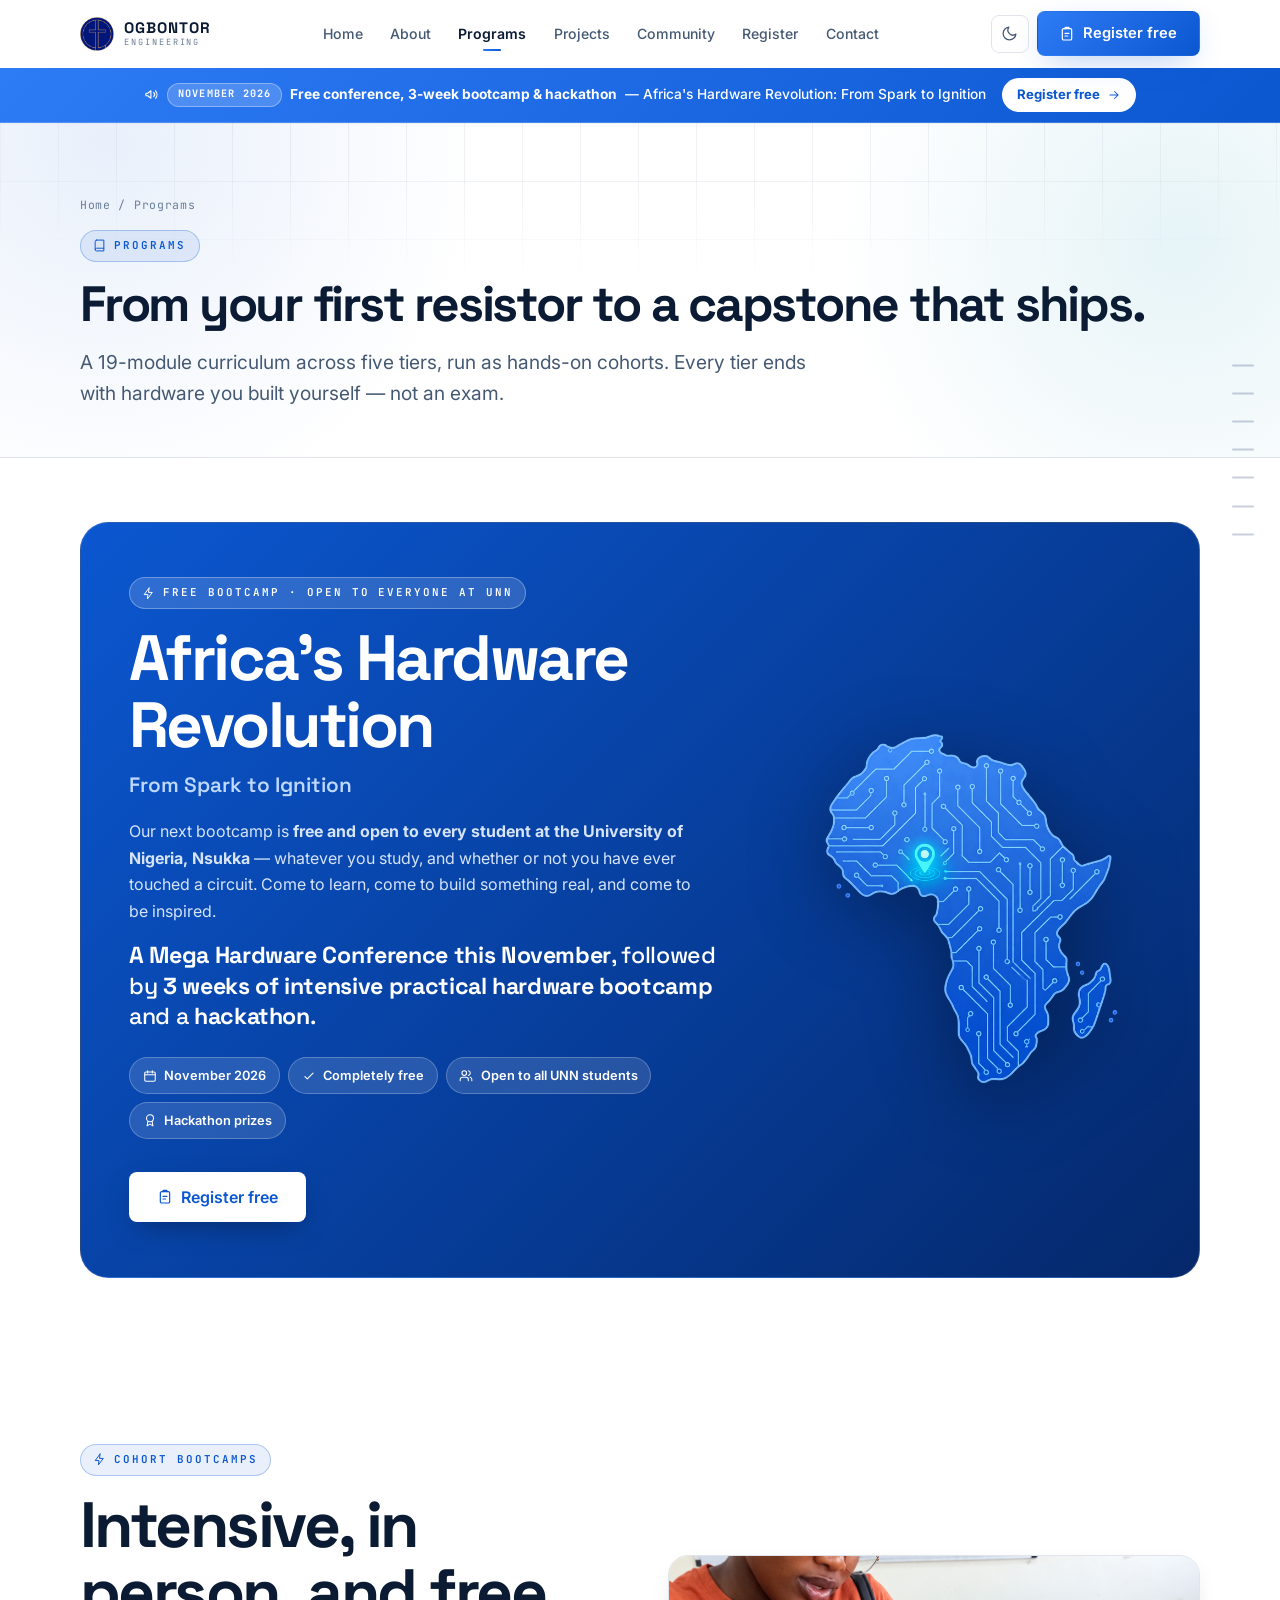
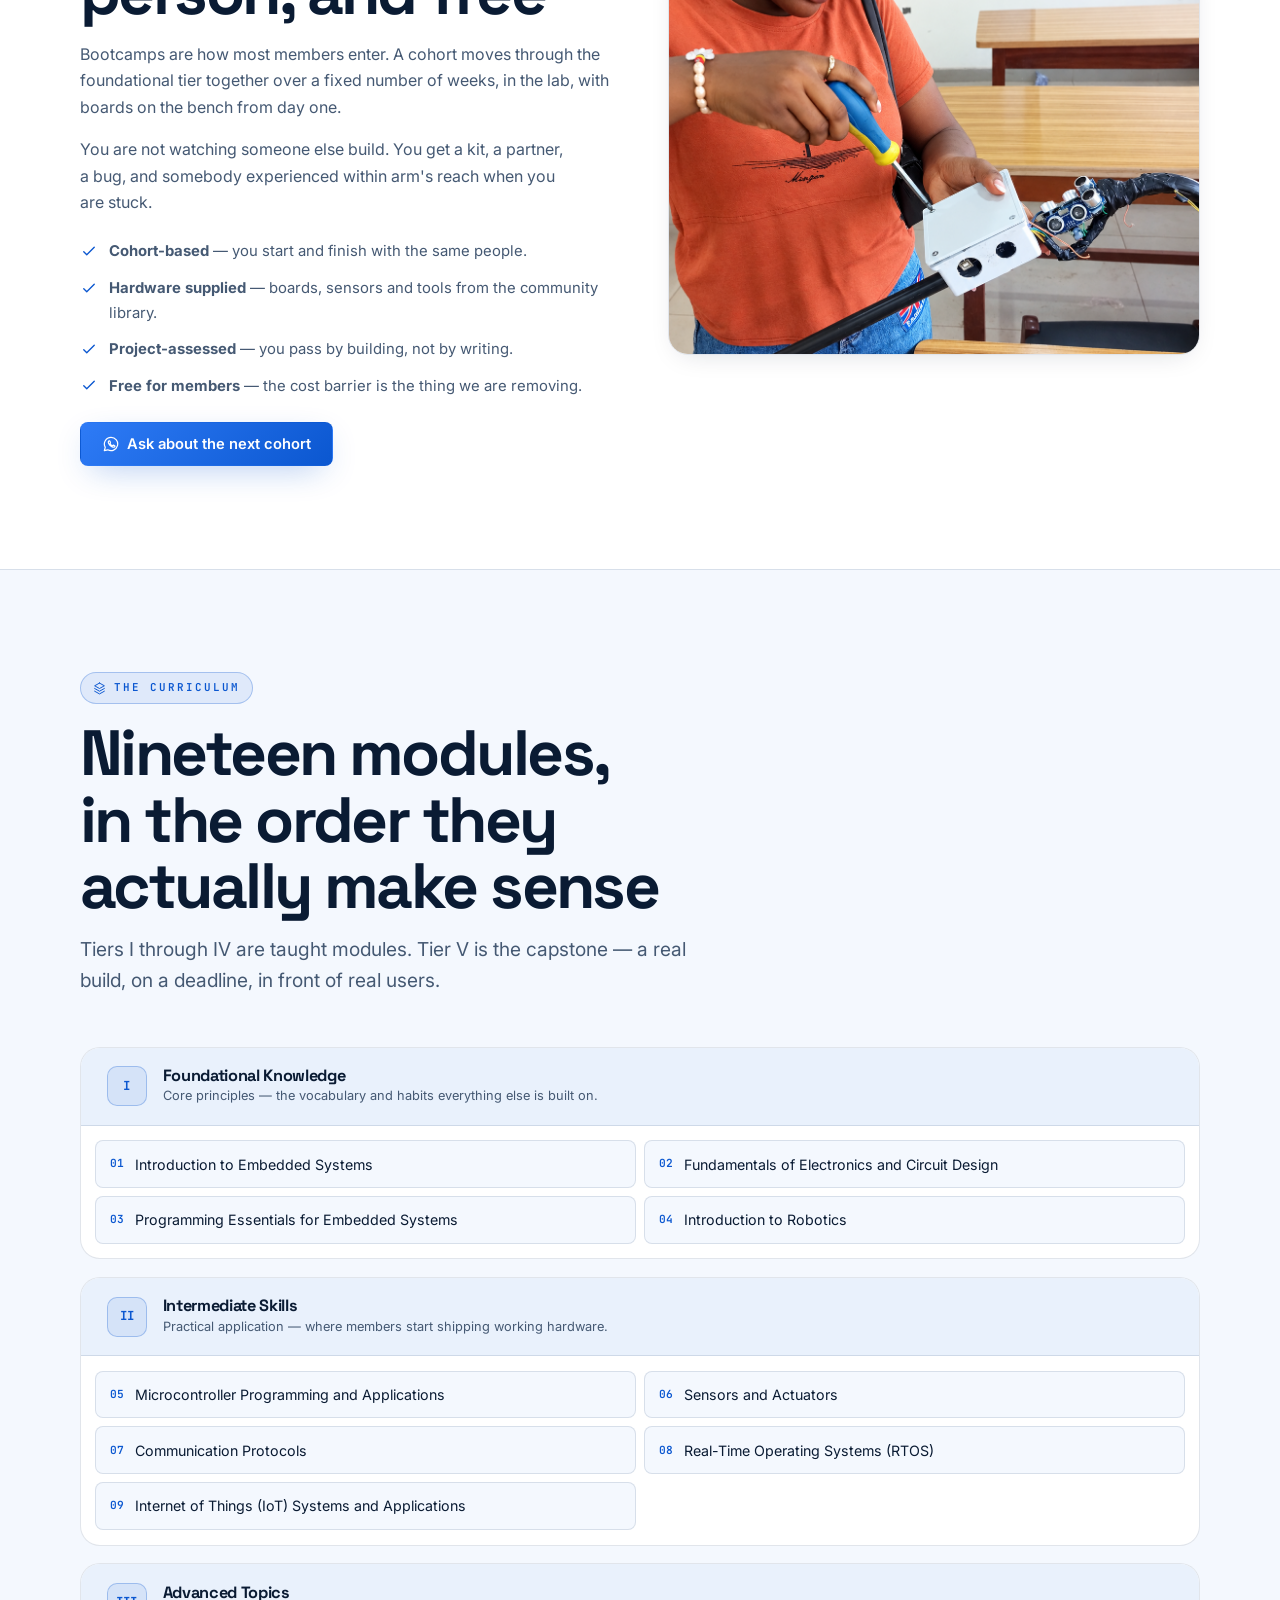
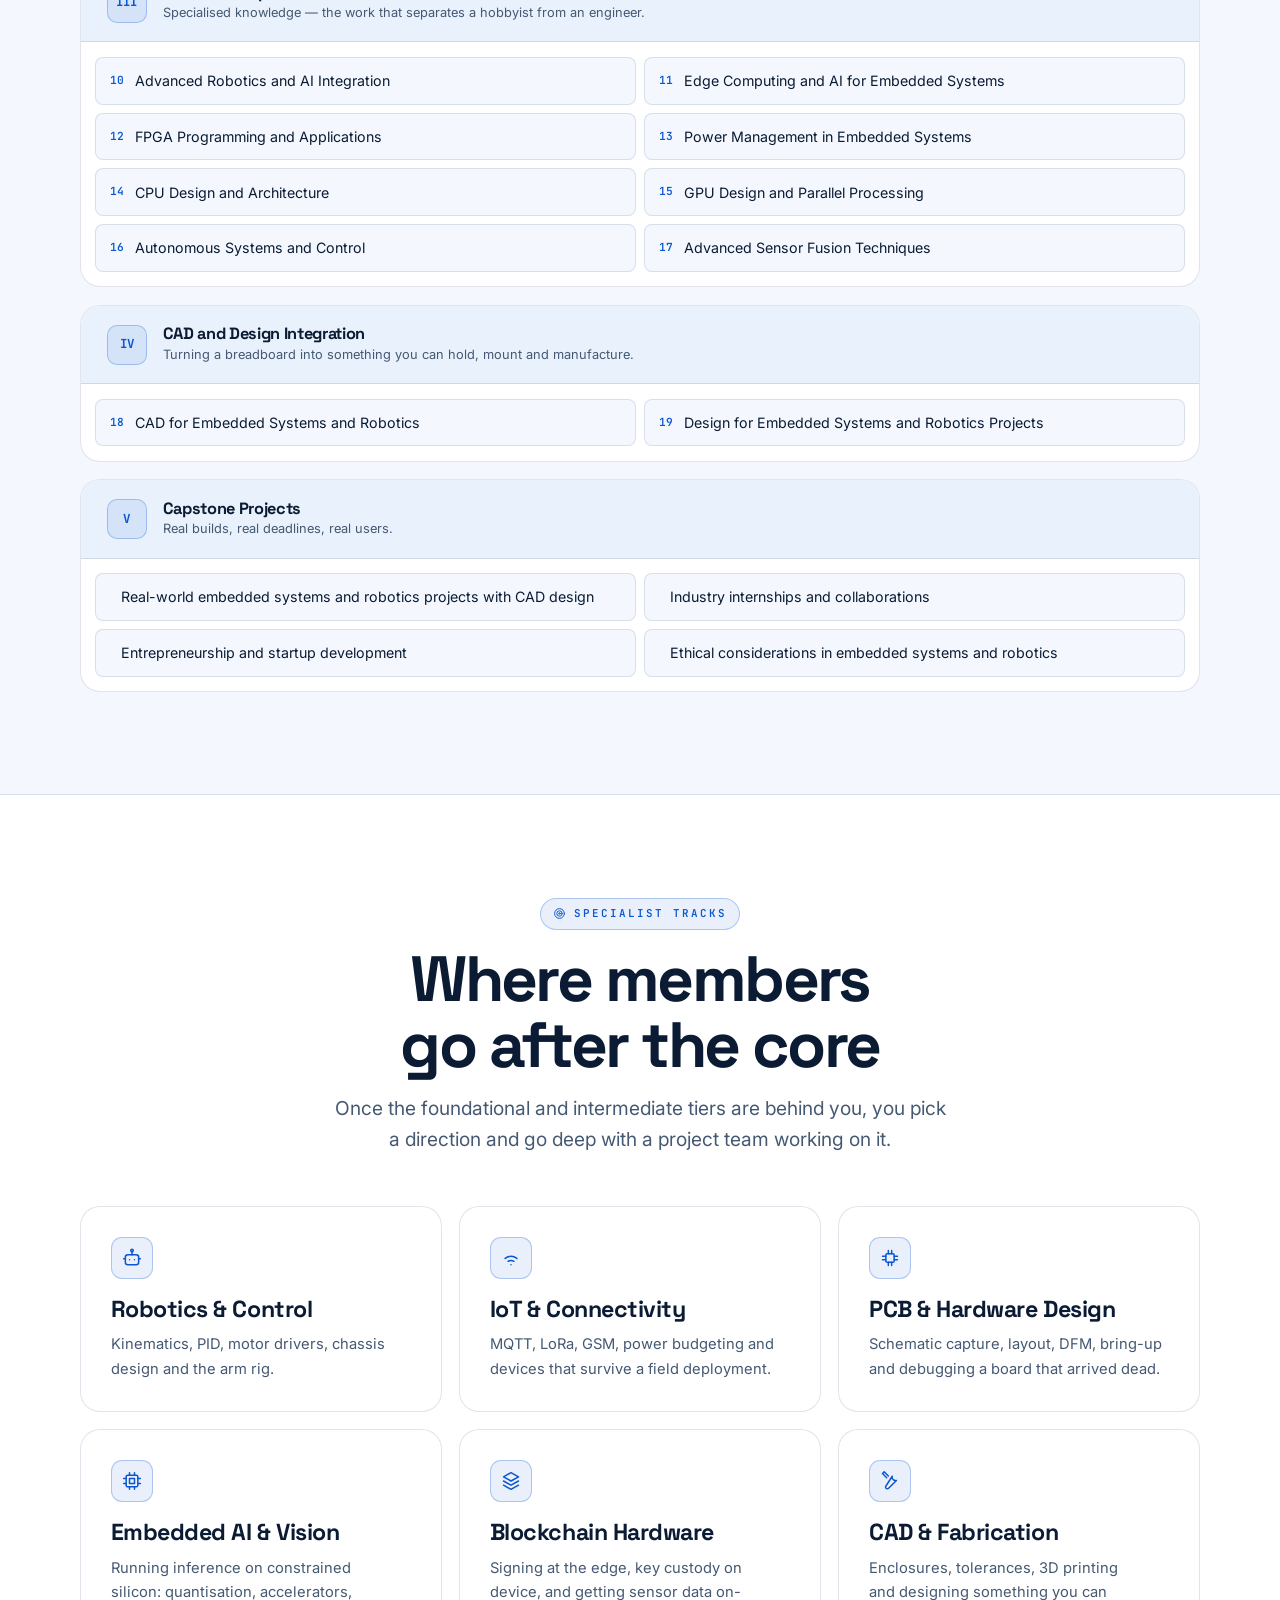
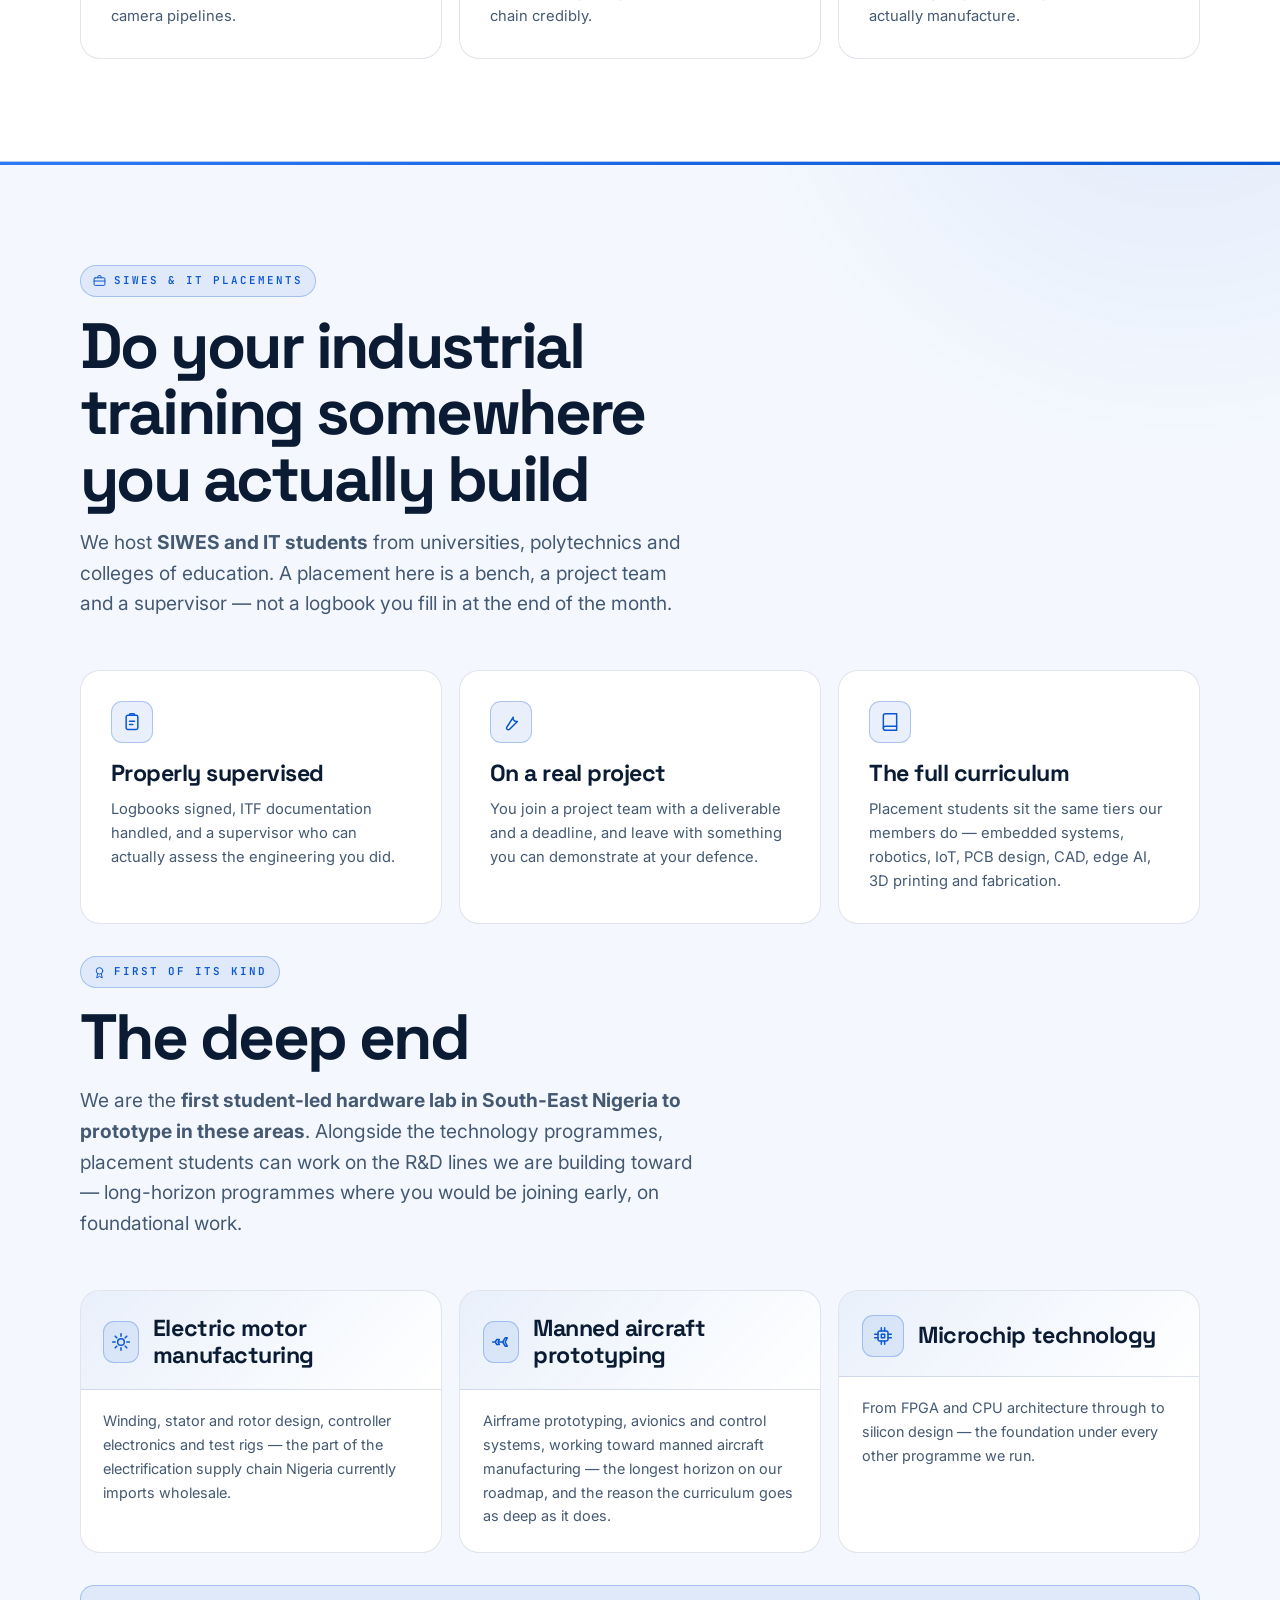
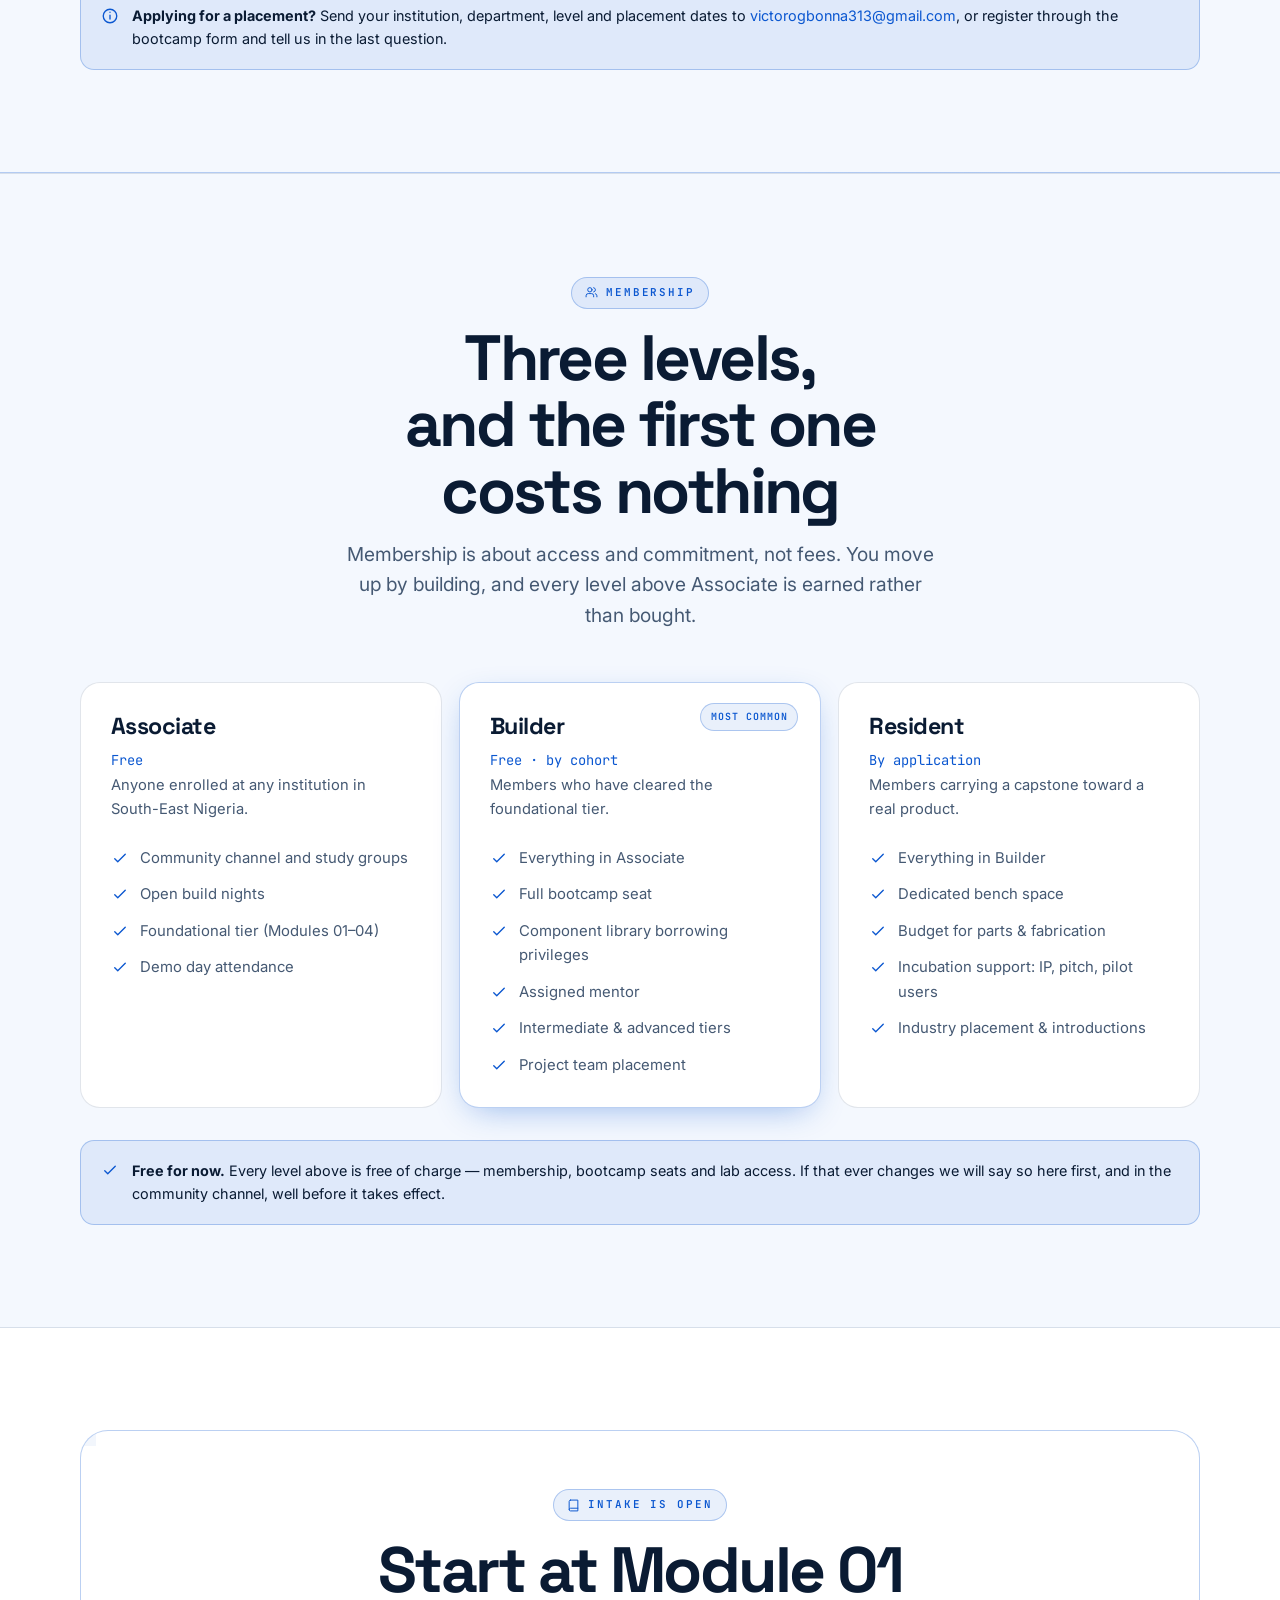
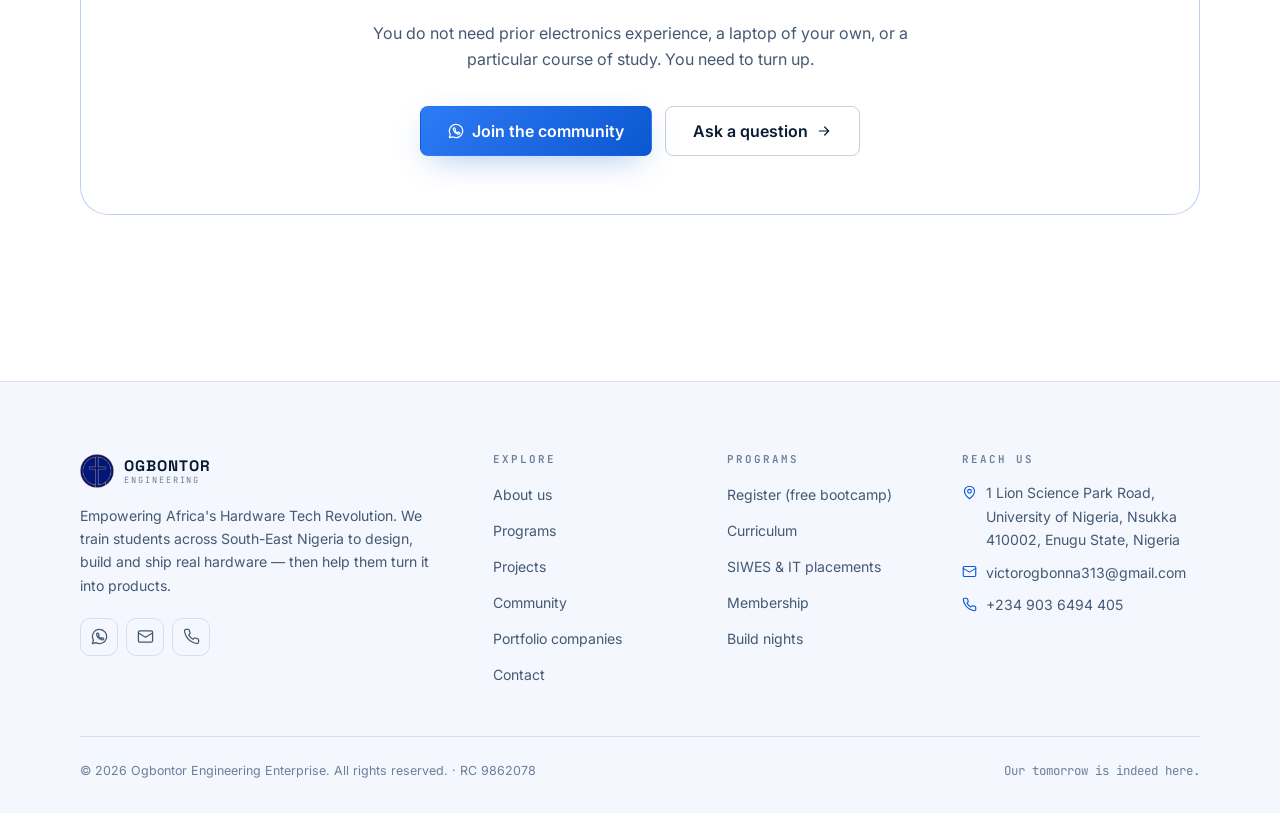
<file: programs.html>
<!doctype html>
<html lang="en">
<head>
<meta charset="utf-8">
<meta name="viewport" content="width=device-width, initial-scale=1">
<title>Programs &amp; Curriculum — Ogbontor Engineering Enterprise</title>
<meta name="description" content="A 19-module hardware engineering curriculum across five tiers — embedded systems, robotics, IoT, FPGA, edge AI and CAD — taught as hands-on cohort bootcamps in Nsukka.">
<meta name="theme-color" content="#0B57D0">
<link rel="canonical" href="https://ogbontor.com/programs.html">
<meta property="og:type" content="website">
<meta property="og:site_name" content="Ogbontor Engineering Enterprise">
<meta property="og:title" content="Programs &amp; Curriculum — Ogbontor Engineering Enterprise">
<meta property="og:description" content="A 19-module hardware engineering curriculum across five tiers — embedded systems, robotics, IoT, FPGA, edge AI and CAD — taught as hands-on cohort bootcamps in Nsukka.">
<meta property="og:url" content="https://ogbontor.com/programs.html">
<meta property="og:image" content="https://ogbontor.com/assets/img/link-preview.jpg">
<meta property="og:image:secure_url" content="https://ogbontor.com/assets/img/link-preview.jpg">
<meta property="og:image:type" content="image/jpeg">
<meta property="og:image:width" content="1200">
<meta property="og:image:height" content="630">
<meta property="og:image:alt" content="Ogbontor Engineering Enterprise — South-East Nigeria's largest student hardware tech community">
<meta property="og:locale" content="en_NG">
<meta name="twitter:card" content="summary_large_image">
<meta name="twitter:image" content="https://ogbontor.com/assets/img/link-preview.jpg">
<meta name="twitter:image:alt" content="Ogbontor Engineering Enterprise">
<meta name="author" content="Ogbontor Engineering Enterprise">
<meta name="robots" content="index, follow, max-image-preview:large, max-snippet:-1, max-video-preview:-1">
<meta name="geo.region" content="NG-EN">
<meta name="geo.placename" content="Nsukka, Enugu State, Nigeria">
<meta name="geo.position" content="6.8567;7.3958">
<meta name="ICBM" content="6.8567, 7.3958">
<link rel="icon" href="assets/img/favicon.png" type="image/png">
<link rel="apple-touch-icon" href="assets/img/favicon.png">
<link rel="preconnect" href="https://fonts.googleapis.com">
<link rel="preconnect" href="https://fonts.gstatic.com" crossorigin>
<link rel="stylesheet" href="https://fonts.googleapis.com/css2?family=Inter:wght@400;500;600;700&family=Space+Grotesk:wght@500;600;700&family=JetBrains+Mono:wght@400;600&display=swap">
<meta name="register-endpoint" content="https://script.google.com/macros/s/AKfycbyH2rW40zmKwwqDDqF91gTuwTG6fb1hSAtO6N1WHHh8ukCKSzHLNXvC14F_ccUOmxnA/exec">
<link rel="stylesheet" href="assets/css/styles.css?v=35d93f34">
<noscript><style>.reveal{opacity:1!important;transform:none!important}</style></noscript>
<script type="application/ld+json">
{
  "@context": "https://schema.org",
  "@type": ["Organization", "EducationalOrganization"],
  "name": "Ogbontor Engineering Enterprise",
  "alternateName": "Ogbontor",
  "url": "https://ogbontor.com/",
  "logo": "https://ogbontor.com/assets/img/logo.png",
  "image": "https://ogbontor.com/assets/img/link-preview.jpg",
  "description": "The largest student hardware tech community in South-East Nigeria — training students in embedded systems, robotics, IoT and blockchain hardware.",
  "email": "victorogbonna313@gmail.com",
  "telephone": "+2349036494405",
  "slogan": "Empowering Africa's Hardware Tech Revolution",
  "identifier": "RC 9862078",
  "address": {
    "@type": "PostalAddress",
    "streetAddress": "1 Lion Science Park Road, University of Nigeria",
    "addressLocality": "Nsukka",
    "postalCode": "410002",
    "addressRegion": "Enugu State",
    "addressCountry": "NG"
  },
  "areaServed": "South-East Nigeria",
  "foundingLocation": "Nsukka, Enugu State, Nigeria",
  "knowsAbout": ["Embedded Systems", "Robotics", "Internet of Things", "PCB Design",
                 "Edge AI", "Blockchain Hardware", "3D Printing", "CAD", "Fabrication"],
  "sameAs": ["https://chat.whatsapp.com/CBLct4fEPPa8FAFz10cGH8"]
}
</script>
<script type="application/ld+json">
{
  "@context": "https://schema.org",
  "@type": "WebSite",
  "name": "Ogbontor Engineering Enterprise",
  "url": "https://ogbontor.com/",
  "inLanguage": "en-NG",
  "publisher": { "@type": "Organization", "name": "Ogbontor Engineering Enterprise" }
}
</script>
<script type="application/ld+json">
{
  "@context": "https://schema.org",
  "@type": "EducationEvent",
  "name": "Africa's Hardware Revolution: From Spark to Ignition",
  "description": "A mega hardware technology conference at the University of Nigeria, Nsukka, followed by three weeks of intensive free bootcamp covering robotics, embedded systems, IoT, PCB design, CAD, IoT-blockchain, edge AI, 3D printing and fabrication, closing with a hackathon.",
  "startDate": "2026-11",
  "eventStatus": "https://schema.org/EventScheduled",
  "eventAttendanceMode": "https://schema.org/OfflineEventAttendanceMode",
  "isAccessibleForFree": true,
  "inLanguage": "en-NG",
  "url": "https://ogbontor.com/register.html",
  "image": "https://ogbontor.com/assets/img/link-preview.jpg",
  "location": {
    "@type": "Place",
    "name": "University of Nigeria, Nsukka",
    "address": {
      "@type": "PostalAddress",
      "streetAddress": "1 Lion Science Park Road, University of Nigeria",
      "addressLocality": "Nsukka",
      "postalCode": "410002",
      "addressRegion": "Enugu State",
      "addressCountry": "NG"
    }
  },
  "organizer": { "@type": "Organization", "name": "Ogbontor Engineering Enterprise", "url": "https://ogbontor.com/" },
  "offers": {
    "@type": "Offer",
    "price": "0",
    "priceCurrency": "NGN",
    "availability": "https://schema.org/InStock",
    "url": "https://ogbontor.com/register.html",
    "validFrom": "2026-09-01"
  },
  "audience": { "@type": "EducationalAudience", "educationalRole": "student" }
}
</script>

<script>
  // Set the theme before first paint so there is no flash of the wrong colours.
  // Blue-on-white is the brand default; only an explicit choice switches to dark.
  (function(){try{if(localStorage.getItem("ogbontor-theme")==="dark")
     document.documentElement.setAttribute("data-theme","dark");}catch(e){}})();
</script>
</head>
<body>
<a class="skip-link" href="#main">Skip to content</a>

<header class="site-header">
  <div class="container nav">
    <a class="brand" href="index.html" aria-label="Ogbontor Engineering Enterprise — home">
      <img src="assets/img/logo.png" alt="" width="34" height="34">
      <span>
        <span class="brand-name">OGBONTOR</span><br>
        <span class="brand-sub">Engineering</span>
      </span>
    </a>

    <nav id="primary-nav" class="nav-links" aria-label="Primary">
          <a href="index.html">Home</a>
          <a href="about.html">About</a>
          <a href="programs.html">Programs</a>
          <a href="projects.html">Projects</a>
          <a href="community.html">Community</a>
          <a href="register.html">Register</a>
          <a href="contact.html">Contact</a>
    </nav>

    <div class="nav-actions">
      <button class="icon-btn" data-theme-toggle type="button" aria-label="Switch colour theme">
        <span class="theme-icon-sun"><svg viewBox="0 0 24 24" fill="none" stroke="currentColor" stroke-width="1.8" stroke-linecap="round" stroke-linejoin="round" aria-hidden="true"><circle cx="12" cy="12" r="4"/><path d="M12 2v2m0 16v2M4.9 4.9l1.4 1.4m11.4 11.4 1.4 1.4M2 12h2m16 0h2M4.9 19.1l1.4-1.4M17.7 6.3l1.4-1.4"/></svg></span>
        <span class="theme-icon-moon"><svg viewBox="0 0 24 24" fill="none" stroke="currentColor" stroke-width="1.8" stroke-linecap="round" stroke-linejoin="round" aria-hidden="true"><path d="M21 12.8A9 9 0 1 1 11.2 3a7 7 0 0 0 9.8 9.8z"/></svg></span>
      </button>
      <a class="btn btn--primary nav-cta" href="register.html"><svg viewBox="0 0 24 24" fill="none" stroke="currentColor" stroke-width="1.8" stroke-linecap="round" stroke-linejoin="round" aria-hidden="true"><rect x="5" y="4" width="14" height="17" rx="2"/><path d="M9 4V3a1 1 0 0 1 1-1h4a1 1 0 0 1 1 1v1"/><path d="M9 11h6M9 15h4"/></svg> Register free</a>
      <button class="icon-btn nav-toggle" data-nav-toggle type="button"
              aria-label="Toggle navigation" aria-expanded="false" aria-controls="primary-nav">
        <svg viewBox="0 0 24 24" fill="none" stroke="currentColor" stroke-width="1.8" stroke-linecap="round" stroke-linejoin="round" aria-hidden="true"><path d="M3 6h18M3 12h18M3 18h18"/></svg>
      </button>
    </div>
  </div>
</header>

<main id="main">

<div class="alert-bar">
  <div class="container">
    <p>
      <svg viewBox="0 0 24 24" fill="none" stroke="currentColor" stroke-width="1.8" stroke-linecap="round" stroke-linejoin="round" aria-hidden="true"><path d="M3 11v2a1 1 0 0 0 1 1h2l5 4V6L6 10H4a1 1 0 0 0-1 1z"/><path d="M15.5 8.5a5 5 0 0 1 0 7M18.5 6a9 9 0 0 1 0 12"/></svg>
      <span class="pill">November 2026</span>
      <strong>Free conference, 3-week bootcamp &amp; hackathon</strong>
      <span class="alert-tagline">&mdash; Africa's Hardware Revolution: From Spark to Ignition</span>
    </p>
    <a class="alert-cta" href="register.html">Register free <svg viewBox="0 0 24 24" fill="none" stroke="currentColor" stroke-width="1.8" stroke-linecap="round" stroke-linejoin="round" aria-hidden="true"><path d="M5 12h14m-6-6 6 6-6 6"/></svg></a>
  </div>
</div>
  <section class="page-hero">
    <div class="backdrop"><div class="grid-lines"></div></div>
    <div class="container">
      <p class="crumbs"><a href="index.html">Home</a> / Programs</p>
      <span class="eyebrow mt-2"><svg viewBox="0 0 24 24" fill="none" stroke="currentColor" stroke-width="1.8" stroke-linecap="round" stroke-linejoin="round" aria-hidden="true"><path d="M4 19.5A2.5 2.5 0 0 1 6.5 17H20"/><path d="M6.5 2H20v20H6.5A2.5 2.5 0 0 1 4 19.5v-15A2.5 2.5 0 0 1 6.5 2z"/></svg> Programs</span>
      <h1>From your first resistor to a capstone that ships.</h1>
      <p class="lede">A 19-module curriculum across five tiers, run as hands-on cohorts. Every tier ends with hardware you built yourself — not an exam.</p>
    </div>
  </section>

  <section class="section section--tight">
    <div class="container">
      <div class="bootcamp bracketed reveal">
       <div class="bootcamp-grid">
        <div>
        <span class="eyebrow"><svg viewBox="0 0 24 24" fill="none" stroke="currentColor" stroke-width="1.8" stroke-linecap="round" stroke-linejoin="round" aria-hidden="true"><path d="M13 2 4 14h7l-1 8 9-12h-7l1-8z"/></svg> Free bootcamp &middot; open to everyone at UNN</span>
        <h2>Africa's Hardware Revolution</h2>
        <p class="theme-line">From Spark to Ignition</p>
        <p>Our next bootcamp is <strong>free and open to every student at the University of Nigeria,
           Nsukka</strong> — whatever you study, and whether or not you have ever touched a circuit. Come to
           learn, come to build something real, and come to be inspired.</p>
        <p class="programme-line" style="margin-top:1rem"><strong>A Mega Hardware Conference this
           November</strong>, followed by <strong>3 weeks of intensive practical hardware bootcamp</strong>
           and a <strong>hackathon</strong>.</p>
        <div class="bootcamp-facts">
          <span><svg viewBox="0 0 24 24" fill="none" stroke="currentColor" stroke-width="1.8" stroke-linecap="round" stroke-linejoin="round" aria-hidden="true"><rect x="3" y="5" width="18" height="16" rx="2"/><path d="M8 3v4m8-4v4M3 10h18"/></svg> November 2026</span>
          <span><svg viewBox="0 0 24 24" fill="none" stroke="currentColor" stroke-width="1.8" stroke-linecap="round" stroke-linejoin="round" aria-hidden="true"><path d="m5 13 4 4L19 7"/></svg> Completely free</span>
          <span><svg viewBox="0 0 24 24" fill="none" stroke="currentColor" stroke-width="1.8" stroke-linecap="round" stroke-linejoin="round" aria-hidden="true"><path d="M16 20v-2a4 4 0 0 0-4-4H6a4 4 0 0 0-4 4v2"/><circle cx="9" cy="7" r="4"/><path d="M22 20v-2a4 4 0 0 0-3-3.87M16 3.13A4 4 0 0 1 16 11"/></svg> Open to all UNN students</span>
          <span><svg viewBox="0 0 24 24" fill="none" stroke="currentColor" stroke-width="1.8" stroke-linecap="round" stroke-linejoin="round" aria-hidden="true"><circle cx="12" cy="9" r="6"/><path d="m8.5 14-1.5 8 5-3 5 3-1.5-8"/></svg> Hackathon prizes</span>
        </div>
        <div class="hero-cta">
          <a class="btn btn--primary btn--lg" href="register.html"><svg viewBox="0 0 24 24" fill="none" stroke="currentColor" stroke-width="1.8" stroke-linecap="round" stroke-linejoin="round" aria-hidden="true"><rect x="5" y="4" width="14" height="17" rx="2"/><path d="M9 4V3a1 1 0 0 1 1-1h4a1 1 0 0 1 1 1v1"/><path d="M9 11h6M9 15h4"/></svg> Register free</a>
        </div>
        </div>
        <div class="bootcamp-art">
          <img src="assets/img/africa-circuit.png"
               alt="Africa drawn as a circuit board, with the lab at UNN Nsukka marked" width="330" height="440" loading="lazy">
        </div>
       </div>
      </div>
    </div>
  </section>

  <section class="section" id="bootcamp">
    <div class="container">
      <div class="split">
        <div>
          <span class="eyebrow"><svg viewBox="0 0 24 24" fill="none" stroke="currentColor" stroke-width="1.8" stroke-linecap="round" stroke-linejoin="round" aria-hidden="true"><path d="M13 2 4 14h7l-1 8 9-12h-7l1-8z"/></svg> Cohort bootcamps</span>
          <h2 class="mt-2">Intensive, in person, and free</h2>
          <div class="prose mt-2">
            <p>Bootcamps are how most members enter. A cohort moves through the foundational tier together
               over a fixed number of weeks, in the lab, with boards on the bench from day one.</p>
            <p>You are not watching someone else build. You get a kit, a partner, a bug, and somebody
               experienced within arm's reach when you are stuck.</p>
          </div>
          <ul class="check-list">
            <li><svg viewBox="0 0 24 24" fill="none" stroke="currentColor" stroke-width="1.8" stroke-linecap="round" stroke-linejoin="round" aria-hidden="true"><path d="m5 13 4 4L19 7"/></svg><span><strong>Cohort-based</strong> — you start and finish with the same people.</span></li>
            <li><svg viewBox="0 0 24 24" fill="none" stroke="currentColor" stroke-width="1.8" stroke-linecap="round" stroke-linejoin="round" aria-hidden="true"><path d="m5 13 4 4L19 7"/></svg><span><strong>Hardware supplied</strong> — boards, sensors and tools from the community library.</span></li>
            <li><svg viewBox="0 0 24 24" fill="none" stroke="currentColor" stroke-width="1.8" stroke-linecap="round" stroke-linejoin="round" aria-hidden="true"><path d="m5 13 4 4L19 7"/></svg><span><strong>Project-assessed</strong> — you pass by building, not by writing.</span></li>
            <li><svg viewBox="0 0 24 24" fill="none" stroke="currentColor" stroke-width="1.8" stroke-linecap="round" stroke-linejoin="round" aria-hidden="true"><path d="m5 13 4 4L19 7"/></svg><span><strong>Free for members</strong> — the cost barrier is the thing we are removing.</span></li>
          </ul>
          <a class="btn btn--primary mt-3" href="https://chat.whatsapp.com/CBLct4fEPPa8FAFz10cGH8" target="_blank" rel="noopener"><svg viewBox="0 0 24 24" fill="none" stroke="currentColor" stroke-width="1.8" stroke-linecap="round" stroke-linejoin="round" aria-hidden="true"><path d="M12 2a10 10 0 0 0-8.6 15L2 22l5.1-1.3A10 10 0 1 0 12 2z"/><path d="M8.5 7.8c.2-.4.4-.4.7-.4h.6c.2 0 .4 0 .6.5l.8 2c.1.3 0 .5-.1.7l-.4.5c-.2.2-.3.4-.1.7a7 7 0 0 0 3.2 2.8c.3.1.5.1.7-.1l.6-.7c.2-.2.4-.2.6-.1l1.9.9c.3.1.4.3.4.5a2 2 0 0 1-1.4 1.6c-.5.2-1.2.2-3.5-.8a9.5 9.5 0 0 1-4.6-4.6c-.8-1.7-.6-2.6-.4-3.1z"/></svg> Ask about the next cohort</a>
        </div>
        <figure class="reveal">
          <img src="assets/img/gallery/walking-stick-training.jpg" alt="A member being trained on building a smart walking stick" loading="lazy" width="800" height="600">
        </figure>
      </div>
    </div>
  </section>

  <section class="section section--alt" id="curriculum">
    <div class="container">
      <div class="sec-head">
        <span class="eyebrow"><svg viewBox="0 0 24 24" fill="none" stroke="currentColor" stroke-width="1.8" stroke-linecap="round" stroke-linejoin="round" aria-hidden="true"><path d="m12 2 9 5-9 5-9-5 9-5z"/><path d="m3 12 9 5 9-5M3 17l9 5 9-5"/></svg> The curriculum</span>
        <h2>Nineteen modules, in the order they actually make sense</h2>
        <p class="lede">Tiers I through IV are taught modules. Tier V is the capstone — a real build, on a
          deadline, in front of real users.</p>
      </div>
      <section class="tier reveal">
        <header class="tier-head">
          <span class="tier-rn">I</span>
          <div><h3>Foundational Knowledge</h3><p>Core principles — the vocabulary and habits everything else is built on.</p></div>
        </header>
        <ul class="modules">
          <li><span class="mod-n">01</span><span>Introduction to Embedded Systems</span></li>
          <li><span class="mod-n">02</span><span>Fundamentals of Electronics and Circuit Design</span></li>
          <li><span class="mod-n">03</span><span>Programming Essentials for Embedded Systems</span></li>
          <li><span class="mod-n">04</span><span>Introduction to Robotics</span></li>
        </ul>
      </section>
      <section class="tier reveal">
        <header class="tier-head">
          <span class="tier-rn">II</span>
          <div><h3>Intermediate Skills</h3><p>Practical application — where members start shipping working hardware.</p></div>
        </header>
        <ul class="modules">
          <li><span class="mod-n">05</span><span>Microcontroller Programming and Applications</span></li>
          <li><span class="mod-n">06</span><span>Sensors and Actuators</span></li>
          <li><span class="mod-n">07</span><span>Communication Protocols</span></li>
          <li><span class="mod-n">08</span><span>Real-Time Operating Systems (RTOS)</span></li>
          <li><span class="mod-n">09</span><span>Internet of Things (IoT) Systems and Applications</span></li>
        </ul>
      </section>
      <section class="tier reveal">
        <header class="tier-head">
          <span class="tier-rn">III</span>
          <div><h3>Advanced Topics</h3><p>Specialised knowledge — the work that separates a hobbyist from an engineer.</p></div>
        </header>
        <ul class="modules">
          <li><span class="mod-n">10</span><span>Advanced Robotics and AI Integration</span></li>
          <li><span class="mod-n">11</span><span>Edge Computing and AI for Embedded Systems</span></li>
          <li><span class="mod-n">12</span><span>FPGA Programming and Applications</span></li>
          <li><span class="mod-n">13</span><span>Power Management in Embedded Systems</span></li>
          <li><span class="mod-n">14</span><span>CPU Design and Architecture</span></li>
          <li><span class="mod-n">15</span><span>GPU Design and Parallel Processing</span></li>
          <li><span class="mod-n">16</span><span>Autonomous Systems and Control</span></li>
          <li><span class="mod-n">17</span><span>Advanced Sensor Fusion Techniques</span></li>
        </ul>
      </section>
      <section class="tier reveal">
        <header class="tier-head">
          <span class="tier-rn">IV</span>
          <div><h3>CAD and Design Integration</h3><p>Turning a breadboard into something you can hold, mount and manufacture.</p></div>
        </header>
        <ul class="modules">
          <li><span class="mod-n">18</span><span>CAD for Embedded Systems and Robotics</span></li>
          <li><span class="mod-n">19</span><span>Design for Embedded Systems and Robotics Projects</span></li>
        </ul>
      </section>
      <section class="tier reveal">
        <header class="tier-head">
          <span class="tier-rn">V</span>
          <div><h3>Capstone Projects</h3><p>Real builds, real deadlines, real users.</p></div>
        </header>
        <ul class="modules">
          <li><span class="mod-n"><svg viewBox="0 0 24 24" fill="none" stroke="currentColor" stroke-width="1.8" stroke-linecap="round" stroke-linejoin="round" aria-hidden="true"><path d="m5 13 4 4L19 7"/></svg></span><span>Real-world embedded systems and robotics projects with CAD design</span></li>
          <li><span class="mod-n"><svg viewBox="0 0 24 24" fill="none" stroke="currentColor" stroke-width="1.8" stroke-linecap="round" stroke-linejoin="round" aria-hidden="true"><path d="m5 13 4 4L19 7"/></svg></span><span>Industry internships and collaborations</span></li>
          <li><span class="mod-n"><svg viewBox="0 0 24 24" fill="none" stroke="currentColor" stroke-width="1.8" stroke-linecap="round" stroke-linejoin="round" aria-hidden="true"><path d="m5 13 4 4L19 7"/></svg></span><span>Entrepreneurship and startup development</span></li>
          <li><span class="mod-n"><svg viewBox="0 0 24 24" fill="none" stroke="currentColor" stroke-width="1.8" stroke-linecap="round" stroke-linejoin="round" aria-hidden="true"><path d="m5 13 4 4L19 7"/></svg></span><span>Ethical considerations in embedded systems and robotics</span></li>
        </ul>
      </section>
    </div>
  </section>

  <section class="section">
    <div class="container">
      <div class="sec-head sec-head--center">
        <span class="eyebrow"><svg viewBox="0 0 24 24" fill="none" stroke="currentColor" stroke-width="1.8" stroke-linecap="round" stroke-linejoin="round" aria-hidden="true"><circle cx="12" cy="12" r="9"/><circle cx="12" cy="12" r="5"/><circle cx="12" cy="12" r="1.5"/></svg> Specialist tracks</span>
        <h2>Where members go after the core</h2>
        <p class="lede">Once the foundational and intermediate tiers are behind you, you pick a direction and
          go deep with a project team working on it.</p>
      </div>
      <div class="grid grid-3">
        <article class="card reveal" data-delay="0.00">
          <div class="card-ico"><svg viewBox="0 0 24 24" fill="none" stroke="currentColor" stroke-width="1.8" stroke-linecap="round" stroke-linejoin="round" aria-hidden="true"><rect x="4" y="8" width="16" height="12" rx="3"/><path d="M12 4v4M9 14h.01M15 14h.01M2 13h2m16 0h2"/><circle cx="12" cy="3" r="1.5"/></svg></div><h3>Robotics &amp; Control</h3><p>Kinematics, PID, motor drivers, chassis design and the arm rig.</p>
        </article>
        <article class="card reveal" data-delay="0.06">
          <div class="card-ico"><svg viewBox="0 0 24 24" fill="none" stroke="currentColor" stroke-width="1.8" stroke-linecap="round" stroke-linejoin="round" aria-hidden="true"><path d="M5 12.5a11 11 0 0 1 14 0M8.5 16a6.5 6.5 0 0 1 7 0M12 20h.01"/></svg></div><h3>IoT &amp; Connectivity</h3><p>MQTT, LoRa, GSM, power budgeting and devices that survive a field deployment.</p>
        </article>
        <article class="card reveal" data-delay="0.12">
          <div class="card-ico"><svg viewBox="0 0 24 24" fill="none" stroke="currentColor" stroke-width="1.8" stroke-linecap="round" stroke-linejoin="round" aria-hidden="true"><rect x="7" y="7" width="10" height="10" rx="1.5"/><path d="M10 3v4m4-4v4m-4 10v4m4-4v4M3 10h4m-4 4h4m10-4h4m-4 4h4"/></svg></div><h3>PCB &amp; Hardware Design</h3><p>Schematic capture, layout, DFM, bring-up and debugging a board that arrived dead.</p>
        </article>
        <article class="card reveal" data-delay="0.18">
          <div class="card-ico"><svg viewBox="0 0 24 24" fill="none" stroke="currentColor" stroke-width="1.8" stroke-linecap="round" stroke-linejoin="round" aria-hidden="true"><rect x="5" y="5" width="14" height="14" rx="2"/><rect x="9" y="9" width="6" height="6"/><path d="M9 2v3m6-3v3M9 19v3m6-3v3M2 9h3m-3 6h3m14-6h3m-3 6h3"/></svg></div><h3>Embedded AI &amp; Vision</h3><p>Running inference on constrained silicon: quantisation, accelerators, camera pipelines.</p>
        </article>
        <article class="card reveal" data-delay="0.24">
          <div class="card-ico"><svg viewBox="0 0 24 24" fill="none" stroke="currentColor" stroke-width="1.8" stroke-linecap="round" stroke-linejoin="round" aria-hidden="true"><path d="m12 2 9 5-9 5-9-5 9-5z"/><path d="m3 12 9 5 9-5M3 17l9 5 9-5"/></svg></div><h3>Blockchain Hardware</h3><p>Signing at the edge, key custody on device, and getting sensor data on-chain credibly.</p>
        </article>
        <article class="card reveal" data-delay="0.30">
          <div class="card-ico"><svg viewBox="0 0 24 24" fill="none" stroke="currentColor" stroke-width="1.8" stroke-linecap="round" stroke-linejoin="round" aria-hidden="true"><path d="M14.7 6.3a4 4 0 0 0 5 5l-9.4 9.4a2.1 2.1 0 0 1-3-3z"/><path d="m8 8-5-5 2-2 5 5"/></svg></div><h3>CAD &amp; Fabrication</h3><p>Enclosures, tolerances, 3D printing and designing something you can actually manufacture.</p>
        </article>
      </div>
    </div>
  </section>

  <section class="section section--highlight" id="siwes">
    <div class="container">
      <div class="sec-head">
        <span class="eyebrow"><svg viewBox="0 0 24 24" fill="none" stroke="currentColor" stroke-width="1.8" stroke-linecap="round" stroke-linejoin="round" aria-hidden="true"><rect x="2" y="7" width="20" height="14" rx="2"/><path d="M9 7V5a2 2 0 0 1 2-2h2a2 2 0 0 1 2 2v2M2 13h20"/></svg> SIWES &amp; IT placements</span>
        <h2>Do your industrial training somewhere you actually build</h2>
        <p class="lede">We host <strong>SIWES and IT students</strong> from universities, polytechnics and
          colleges of education. A placement here is a bench, a project team and a supervisor — not a
          logbook you fill in at the end of the month.</p>
      </div>

      <div class="grid grid-3">
        <article class="card reveal">
          <div class="card-ico"><svg viewBox="0 0 24 24" fill="none" stroke="currentColor" stroke-width="1.8" stroke-linecap="round" stroke-linejoin="round" aria-hidden="true"><rect x="5" y="4" width="14" height="17" rx="2"/><path d="M9 4V3a1 1 0 0 1 1-1h4a1 1 0 0 1 1 1v1"/><path d="M9 11h6M9 15h4"/></svg></div>
          <h3>Properly supervised</h3>
          <p>Logbooks signed, ITF documentation handled, and a supervisor who can actually assess the
             engineering you did.</p>
        </article>
        <article class="card reveal" data-delay="0.08">
          <div class="card-ico"><svg viewBox="0 0 24 24" fill="none" stroke="currentColor" stroke-width="1.8" stroke-linecap="round" stroke-linejoin="round" aria-hidden="true"><path d="M14.7 6.3a4 4 0 0 0 5 5l-9.4 9.4a2.1 2.1 0 0 1-3-3z"/></svg></div>
          <h3>On a real project</h3>
          <p>You join a project team with a deliverable and a deadline, and leave with something you can
             demonstrate at your defence.</p>
        </article>
        <article class="card reveal" data-delay="0.16">
          <div class="card-ico"><svg viewBox="0 0 24 24" fill="none" stroke="currentColor" stroke-width="1.8" stroke-linecap="round" stroke-linejoin="round" aria-hidden="true"><path d="M4 19.5A2.5 2.5 0 0 1 6.5 17H20"/><path d="M6.5 2H20v20H6.5A2.5 2.5 0 0 1 4 19.5v-15A2.5 2.5 0 0 1 6.5 2z"/></svg></div>
          <h3>The full curriculum</h3>
          <p>Placement students sit the same tiers our members do — embedded systems, robotics, IoT, PCB
             design, CAD, edge AI, 3D printing and fabrication.</p>
        </article>
      </div>

      <div class="sec-head mt-4">
        <span class="eyebrow"><svg viewBox="0 0 24 24" fill="none" stroke="currentColor" stroke-width="1.8" stroke-linecap="round" stroke-linejoin="round" aria-hidden="true"><circle cx="12" cy="9" r="6"/><path d="m8.5 14-1.5 8 5-3 5 3-1.5-8"/></svg> First of its kind</span>
        <h2>The deep end</h2>
        <p class="lede">We are the <strong>first student-led hardware lab in South-East Nigeria to
          prototype in these areas</strong>. Alongside the technology programmes, placement students can
          work on the R&amp;D lines we are building toward — long-horizon programmes where you would be
          joining early, on foundational work.</p>
      </div>

      <div class="grid grid-3">
        <article class="rnd reveal">
          <div class="rnd-top">
            <div class="card-ico"><svg viewBox="0 0 24 24" fill="none" stroke="currentColor" stroke-width="1.8" stroke-linecap="round" stroke-linejoin="round" aria-hidden="true"><circle cx="12" cy="12" r="4"/><path d="M12 2v3m0 14v3M2 12h3m14 0h3M5 5l2 2m10 10 2 2M19 5l-2 2M7 17l-2 2"/></svg></div>
            <h3>Electric motor manufacturing</h3>
          </div>
          <div class="rnd-body">
            <p>Winding, stator and rotor design, controller electronics and test rigs — the part of the
               electrification supply chain Nigeria currently imports wholesale.</p>
          </div>
        </article>
        <article class="rnd reveal" data-delay="0.08">
          <div class="rnd-top">
            <div class="card-ico"><svg viewBox="0 0 24 24" fill="none" stroke="currentColor" stroke-width="1.8" stroke-linecap="round" stroke-linejoin="round" aria-hidden="true"><path d="M2 12h3l2-3h3l-1.5 3H14l3-5h2.5L17 12l2.5 5H17l-3-5H8.5l1.5 3H7l-2-3H2z"/></svg></div>
            <h3>Manned aircraft prototyping</h3>
          </div>
          <div class="rnd-body">
            <p>Airframe prototyping, avionics and control systems, working toward manned aircraft
               manufacturing — the longest horizon on our roadmap, and the reason the curriculum goes as
               deep as it does.</p>
          </div>
        </article>
        <article class="rnd reveal" data-delay="0.16">
          <div class="rnd-top">
            <div class="card-ico"><svg viewBox="0 0 24 24" fill="none" stroke="currentColor" stroke-width="1.8" stroke-linecap="round" stroke-linejoin="round" aria-hidden="true"><rect x="6" y="6" width="12" height="12" rx="2"/><rect x="10" y="10" width="4" height="4"/><path d="M10 2v4m4-4v4m-4 12v4m4-4v4M2 10h4m-4 4h4m12-4h4m-4 4h4"/></svg></div>
            <h3>Microchip technology</h3>
          </div>
          <div class="rnd-body">
            <p>From FPGA and CPU architecture through to silicon design — the foundation under every other
               programme we run.</p>
          </div>
        </article>
      </div>

      <div class="callout mt-4"><svg viewBox="0 0 24 24" fill="none" stroke="currentColor" stroke-width="1.8" stroke-linecap="round" stroke-linejoin="round" aria-hidden="true"><circle cx="12" cy="12" r="9"/><path d="M12 11v5m0-9h.01"/></svg><span><strong>Applying for a placement?</strong> Send your
        institution, department, level and placement dates to
        <a href="mailto:victorogbonna313@gmail.com" style="color:var(--accent)">victorogbonna313@gmail.com</a>, or register through the bootcamp
        form and tell us in the last question.</span></div>
    </div>
  </section>

  <section class="section section--alt" id="membership">
    <div class="container">
      <div class="sec-head sec-head--center">
        <span class="eyebrow"><svg viewBox="0 0 24 24" fill="none" stroke="currentColor" stroke-width="1.8" stroke-linecap="round" stroke-linejoin="round" aria-hidden="true"><path d="M16 20v-2a4 4 0 0 0-4-4H6a4 4 0 0 0-4 4v2"/><circle cx="9" cy="7" r="4"/><path d="M22 20v-2a4 4 0 0 0-3-3.87M16 3.13A4 4 0 0 1 16 11"/></svg> Membership</span>
        <h2>Three levels, and the first one costs nothing</h2>
        <p class="lede">Membership is about access and commitment, not fees. You move up by building, and
          every level above Associate is earned rather than bought.</p>
      </div>
      <div class="grid grid-3">
        <article class="card reveal">
          
          <h3>Associate</h3>
          <p class="mono" style="color:var(--accent);font-size:.86rem;margin:.35rem 0 .1rem">Free</p>
          <p>Anyone enrolled at any institution in South-East Nigeria.</p>
          <ul class="check-list"><li><svg viewBox="0 0 24 24" fill="none" stroke="currentColor" stroke-width="1.8" stroke-linecap="round" stroke-linejoin="round" aria-hidden="true"><path d="m5 13 4 4L19 7"/></svg><span>Community channel and study groups</span></li><li><svg viewBox="0 0 24 24" fill="none" stroke="currentColor" stroke-width="1.8" stroke-linecap="round" stroke-linejoin="round" aria-hidden="true"><path d="m5 13 4 4L19 7"/></svg><span>Open build nights</span></li><li><svg viewBox="0 0 24 24" fill="none" stroke="currentColor" stroke-width="1.8" stroke-linecap="round" stroke-linejoin="round" aria-hidden="true"><path d="m5 13 4 4L19 7"/></svg><span>Foundational tier (Modules 01–04)</span></li><li><svg viewBox="0 0 24 24" fill="none" stroke="currentColor" stroke-width="1.8" stroke-linecap="round" stroke-linejoin="round" aria-hidden="true"><path d="m5 13 4 4L19 7"/></svg><span>Demo day attendance</span></li></ul>
        </article>
        <article class="card reveal" style="border-color:var(--accent-line); box-shadow:var(--glow)">
          <span class="tag tag--wip" style="position:absolute;top:1.25rem;right:1.35rem">Most common</span>
          <h3>Builder</h3>
          <p class="mono" style="color:var(--accent);font-size:.86rem;margin:.35rem 0 .1rem">Free · by cohort</p>
          <p>Members who have cleared the foundational tier.</p>
          <ul class="check-list"><li><svg viewBox="0 0 24 24" fill="none" stroke="currentColor" stroke-width="1.8" stroke-linecap="round" stroke-linejoin="round" aria-hidden="true"><path d="m5 13 4 4L19 7"/></svg><span>Everything in Associate</span></li><li><svg viewBox="0 0 24 24" fill="none" stroke="currentColor" stroke-width="1.8" stroke-linecap="round" stroke-linejoin="round" aria-hidden="true"><path d="m5 13 4 4L19 7"/></svg><span>Full bootcamp seat</span></li><li><svg viewBox="0 0 24 24" fill="none" stroke="currentColor" stroke-width="1.8" stroke-linecap="round" stroke-linejoin="round" aria-hidden="true"><path d="m5 13 4 4L19 7"/></svg><span>Component library borrowing privileges</span></li><li><svg viewBox="0 0 24 24" fill="none" stroke="currentColor" stroke-width="1.8" stroke-linecap="round" stroke-linejoin="round" aria-hidden="true"><path d="m5 13 4 4L19 7"/></svg><span>Assigned mentor</span></li><li><svg viewBox="0 0 24 24" fill="none" stroke="currentColor" stroke-width="1.8" stroke-linecap="round" stroke-linejoin="round" aria-hidden="true"><path d="m5 13 4 4L19 7"/></svg><span>Intermediate &amp; advanced tiers</span></li><li><svg viewBox="0 0 24 24" fill="none" stroke="currentColor" stroke-width="1.8" stroke-linecap="round" stroke-linejoin="round" aria-hidden="true"><path d="m5 13 4 4L19 7"/></svg><span>Project team placement</span></li></ul>
        </article>
        <article class="card reveal">
          
          <h3>Resident</h3>
          <p class="mono" style="color:var(--accent);font-size:.86rem;margin:.35rem 0 .1rem">By application</p>
          <p>Members carrying a capstone toward a real product.</p>
          <ul class="check-list"><li><svg viewBox="0 0 24 24" fill="none" stroke="currentColor" stroke-width="1.8" stroke-linecap="round" stroke-linejoin="round" aria-hidden="true"><path d="m5 13 4 4L19 7"/></svg><span>Everything in Builder</span></li><li><svg viewBox="0 0 24 24" fill="none" stroke="currentColor" stroke-width="1.8" stroke-linecap="round" stroke-linejoin="round" aria-hidden="true"><path d="m5 13 4 4L19 7"/></svg><span>Dedicated bench space</span></li><li><svg viewBox="0 0 24 24" fill="none" stroke="currentColor" stroke-width="1.8" stroke-linecap="round" stroke-linejoin="round" aria-hidden="true"><path d="m5 13 4 4L19 7"/></svg><span>Budget for parts &amp; fabrication</span></li><li><svg viewBox="0 0 24 24" fill="none" stroke="currentColor" stroke-width="1.8" stroke-linecap="round" stroke-linejoin="round" aria-hidden="true"><path d="m5 13 4 4L19 7"/></svg><span>Incubation support: IP, pitch, pilot users</span></li><li><svg viewBox="0 0 24 24" fill="none" stroke="currentColor" stroke-width="1.8" stroke-linecap="round" stroke-linejoin="round" aria-hidden="true"><path d="m5 13 4 4L19 7"/></svg><span>Industry placement &amp; introductions</span></li></ul>
        </article>
      </div>
      <div class="callout mt-4"><svg viewBox="0 0 24 24" fill="none" stroke="currentColor" stroke-width="1.8" stroke-linecap="round" stroke-linejoin="round" aria-hidden="true"><path d="m5 13 4 4L19 7"/></svg><span><strong>Free for now.</strong> Every level above is free
        of charge — membership, bootcamp seats and lab access. If that ever changes we will say so here first,
        and in the community channel, well before it takes effect.</span></div>
    </div>
  </section>

  <section class="section">
    <div class="container">
      <div class="cta-band bracketed reveal">
        <span class="eyebrow"><svg viewBox="0 0 24 24" fill="none" stroke="currentColor" stroke-width="1.8" stroke-linecap="round" stroke-linejoin="round" aria-hidden="true"><path d="M4 19.5A2.5 2.5 0 0 1 6.5 17H20"/><path d="M6.5 2H20v20H6.5A2.5 2.5 0 0 1 4 19.5v-15A2.5 2.5 0 0 1 6.5 2z"/></svg> Intake is open</span>
        <h2 class="mt-2">Start at Module 01</h2>
        <p>You do not need prior electronics experience, a laptop of your own, or a particular course of
          study. You need to turn up.</p>
        <div class="hero-cta">
          <a class="btn btn--primary btn--lg" href="https://chat.whatsapp.com/CBLct4fEPPa8FAFz10cGH8" target="_blank" rel="noopener"><svg viewBox="0 0 24 24" fill="none" stroke="currentColor" stroke-width="1.8" stroke-linecap="round" stroke-linejoin="round" aria-hidden="true"><path d="M12 2a10 10 0 0 0-8.6 15L2 22l5.1-1.3A10 10 0 1 0 12 2z"/><path d="M8.5 7.8c.2-.4.4-.4.7-.4h.6c.2 0 .4 0 .6.5l.8 2c.1.3 0 .5-.1.7l-.4.5c-.2.2-.3.4-.1.7a7 7 0 0 0 3.2 2.8c.3.1.5.1.7-.1l.6-.7c.2-.2.4-.2.6-.1l1.9.9c.3.1.4.3.4.5a2 2 0 0 1-1.4 1.6c-.5.2-1.2.2-3.5-.8a9.5 9.5 0 0 1-4.6-4.6c-.8-1.7-.6-2.6-.4-3.1z"/></svg> Join the community</a>
          <a class="btn btn--ghost btn--lg" href="contact.html">Ask a question <svg viewBox="0 0 24 24" fill="none" stroke="currentColor" stroke-width="1.8" stroke-linecap="round" stroke-linejoin="round" aria-hidden="true"><path d="M5 12h14m-6-6 6 6-6 6"/></svg></a>
        </div>
      </div>
    </div>
  </section>

</main>

<footer class="site-footer">
  <div class="container">
    <div class="footer-grid">
      <div class="footer-brand">
        <a class="brand" href="index.html">
          <img src="assets/img/logo.png" alt="" width="34" height="34">
          <span>
            <span class="brand-name">OGBONTOR</span><br>
            <span class="brand-sub">Engineering</span>
          </span>
        </a>
        <p>Empowering Africa's Hardware Tech Revolution. We train students across South-East Nigeria to design, build and ship
           real hardware — then help them turn it into products.</p>
        <div class="socials">
          <a href="https://chat.whatsapp.com/CBLct4fEPPa8FAFz10cGH8" target="_blank" rel="noopener" aria-label="WhatsApp community"><svg viewBox="0 0 24 24" fill="none" stroke="currentColor" stroke-width="1.8" stroke-linecap="round" stroke-linejoin="round" aria-hidden="true"><path d="M12 2a10 10 0 0 0-8.6 15L2 22l5.1-1.3A10 10 0 1 0 12 2z"/><path d="M8.5 7.8c.2-.4.4-.4.7-.4h.6c.2 0 .4 0 .6.5l.8 2c.1.3 0 .5-.1.7l-.4.5c-.2.2-.3.4-.1.7a7 7 0 0 0 3.2 2.8c.3.1.5.1.7-.1l.6-.7c.2-.2.4-.2.6-.1l1.9.9c.3.1.4.3.4.5a2 2 0 0 1-1.4 1.6c-.5.2-1.2.2-3.5-.8a9.5 9.5 0 0 1-4.6-4.6c-.8-1.7-.6-2.6-.4-3.1z"/></svg></a>
          <a href="mailto:victorogbonna313@gmail.com" aria-label="Email us"><svg viewBox="0 0 24 24" fill="none" stroke="currentColor" stroke-width="1.8" stroke-linecap="round" stroke-linejoin="round" aria-hidden="true"><rect x="2" y="4" width="20" height="16" rx="2"/><path d="m2 7 10 6 10-6"/></svg></a>
          <a href="tel:+2349036494405" aria-label="Call us"><svg viewBox="0 0 24 24" fill="none" stroke="currentColor" stroke-width="1.8" stroke-linecap="round" stroke-linejoin="round" aria-hidden="true"><path d="M22 16.9v3a2 2 0 0 1-2.2 2 19.8 19.8 0 0 1-8.6-3.1 19.5 19.5 0 0 1-6-6A19.8 19.8 0 0 1 2.1 4.2 2 2 0 0 1 4.1 2h3a2 2 0 0 1 2 1.7c.1 1 .4 1.9.7 2.8a2 2 0 0 1-.5 2.1L8.1 9.9a16 16 0 0 0 6 6l1.3-1.3a2 2 0 0 1 2.1-.4c.9.3 1.8.6 2.8.7a2 2 0 0 1 1.7 2z"/></svg></a>
        </div>
      </div>

      <div class="footer-col">
        <h2>Explore</h2>
        <ul>
          <li><a href="about.html">About us</a></li>
          <li><a href="programs.html">Programs</a></li>
          <li><a href="projects.html">Projects</a></li>
          <li><a href="community.html">Community</a></li>
          <li><a href="index.html#portfolio">Portfolio companies</a></li>
          <li><a href="contact.html">Contact</a></li>
        </ul>
      </div>

      <div class="footer-col">
        <h2>Programs</h2>
        <ul>
          <li><a href="register.html">Register (free bootcamp)</a></li>
          <li><a href="programs.html#curriculum">Curriculum</a></li>
          <li><a href="programs.html#siwes">SIWES &amp; IT placements</a></li>
          <li><a href="programs.html#membership">Membership</a></li>
          <li><a href="community.html#events">Build nights</a></li>
        </ul>
      </div>

      <div class="footer-col">
        <h2>Reach us</h2>
        <ul class="footer-contact">
          <li><svg viewBox="0 0 24 24" fill="none" stroke="currentColor" stroke-width="1.8" stroke-linecap="round" stroke-linejoin="round" aria-hidden="true"><path d="M20 10c0 6-8 12-8 12s-8-6-8-12a8 8 0 0 1 16 0z"/><circle cx="12" cy="10" r="3"/></svg><a href="https://www.google.com/maps/search/?api=1&query=Lion+Science+Park+Road%2C+University+of+Nigeria%2C+Nsukka%2C+Enugu+State%2C+Nigeria" target="_blank" rel="noopener">1 Lion Science Park Road, University of Nigeria, Nsukka 410002, Enugu State, Nigeria</a></li>
          <li><svg viewBox="0 0 24 24" fill="none" stroke="currentColor" stroke-width="1.8" stroke-linecap="round" stroke-linejoin="round" aria-hidden="true"><rect x="2" y="4" width="20" height="16" rx="2"/><path d="m2 7 10 6 10-6"/></svg><a href="mailto:victorogbonna313@gmail.com">victorogbonna313@gmail.com</a></li>
          <li><svg viewBox="0 0 24 24" fill="none" stroke="currentColor" stroke-width="1.8" stroke-linecap="round" stroke-linejoin="round" aria-hidden="true"><path d="M22 16.9v3a2 2 0 0 1-2.2 2 19.8 19.8 0 0 1-8.6-3.1 19.5 19.5 0 0 1-6-6A19.8 19.8 0 0 1 2.1 4.2 2 2 0 0 1 4.1 2h3a2 2 0 0 1 2 1.7c.1 1 .4 1.9.7 2.8a2 2 0 0 1-.5 2.1L8.1 9.9a16 16 0 0 0 6 6l1.3-1.3a2 2 0 0 1 2.1-.4c.9.3 1.8.6 2.8.7a2 2 0 0 1 1.7 2z"/></svg><a href="tel:+2349036494405">+234 903 6494 405</a></li>
        </ul>
      </div>
    </div>

    <div class="footer-bottom">
      <span>&copy; <span data-year>2026</span> Ogbontor Engineering Enterprise. All rights reserved. &middot; RC 9862078</span>
      <span class="mono">Our tomorrow is indeed here.</span>
    </div>
  </div>
</footer>

<div class="lightbox" data-lightbox role="dialog" aria-modal="true" aria-label="Image viewer">
  <button class="lightbox-close" type="button" aria-label="Close image viewer"><svg viewBox="0 0 24 24" fill="none" stroke="currentColor" stroke-width="1.8" stroke-linecap="round" stroke-linejoin="round" aria-hidden="true"><path d="M18 6 6 18M6 6l12 12"/></svg></button>
  <div>
    <img alt="">
    <p class="lightbox-cap"></p>
  </div>
</div>

<script src="assets/js/main.js?v=3a0c333f"></script>
</body>
</html>
</file>
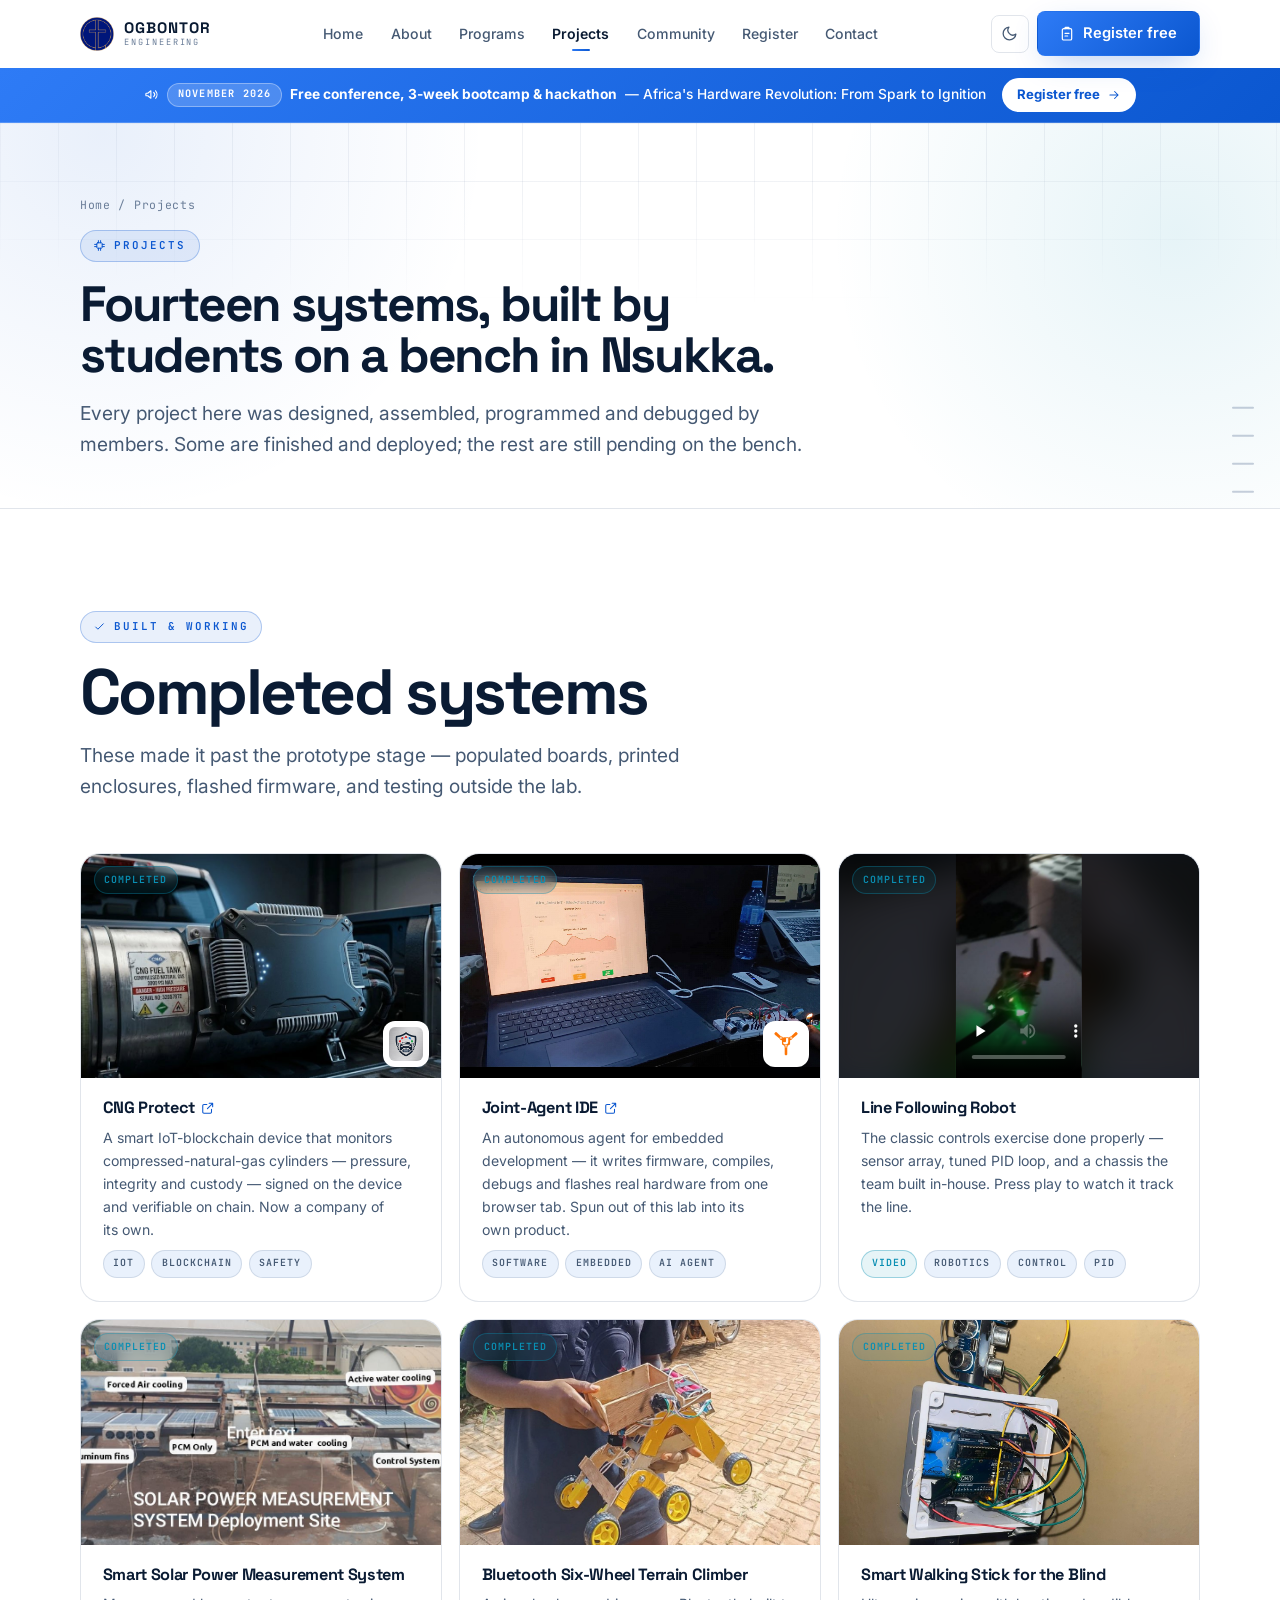
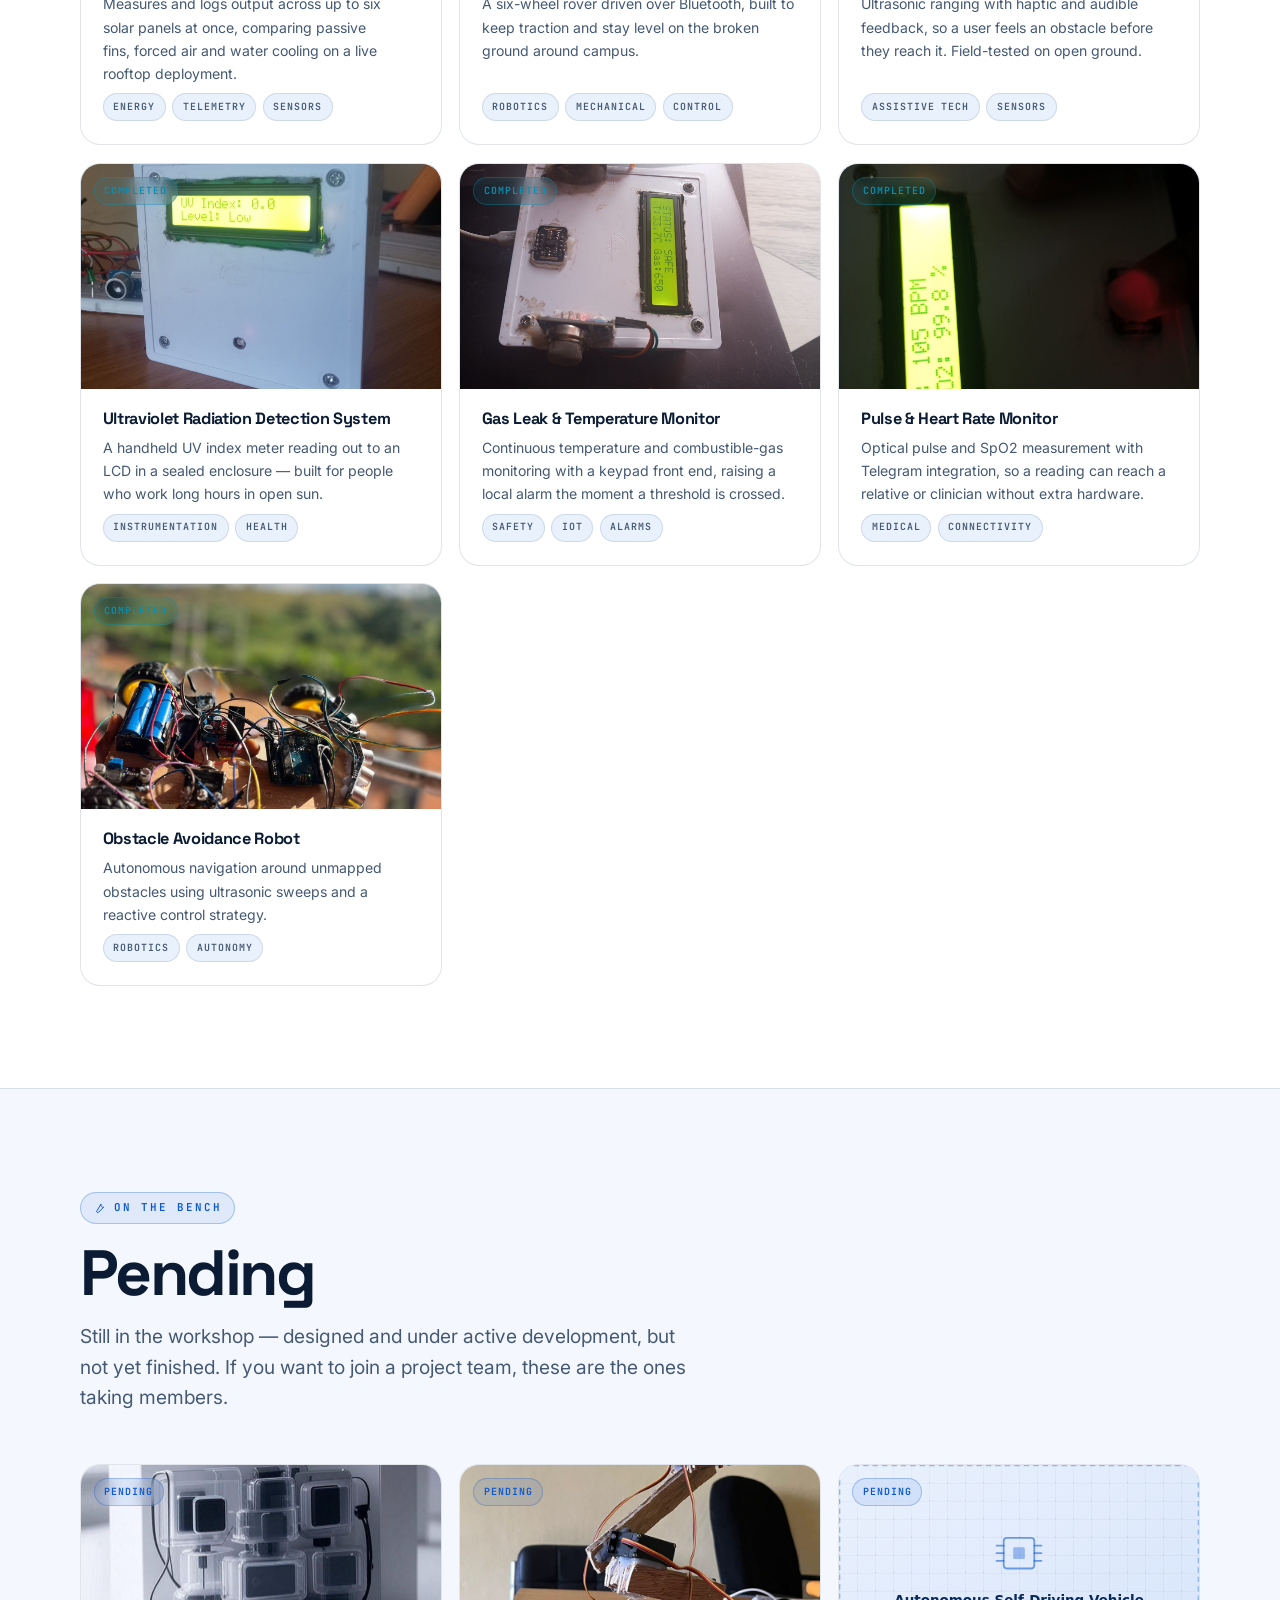
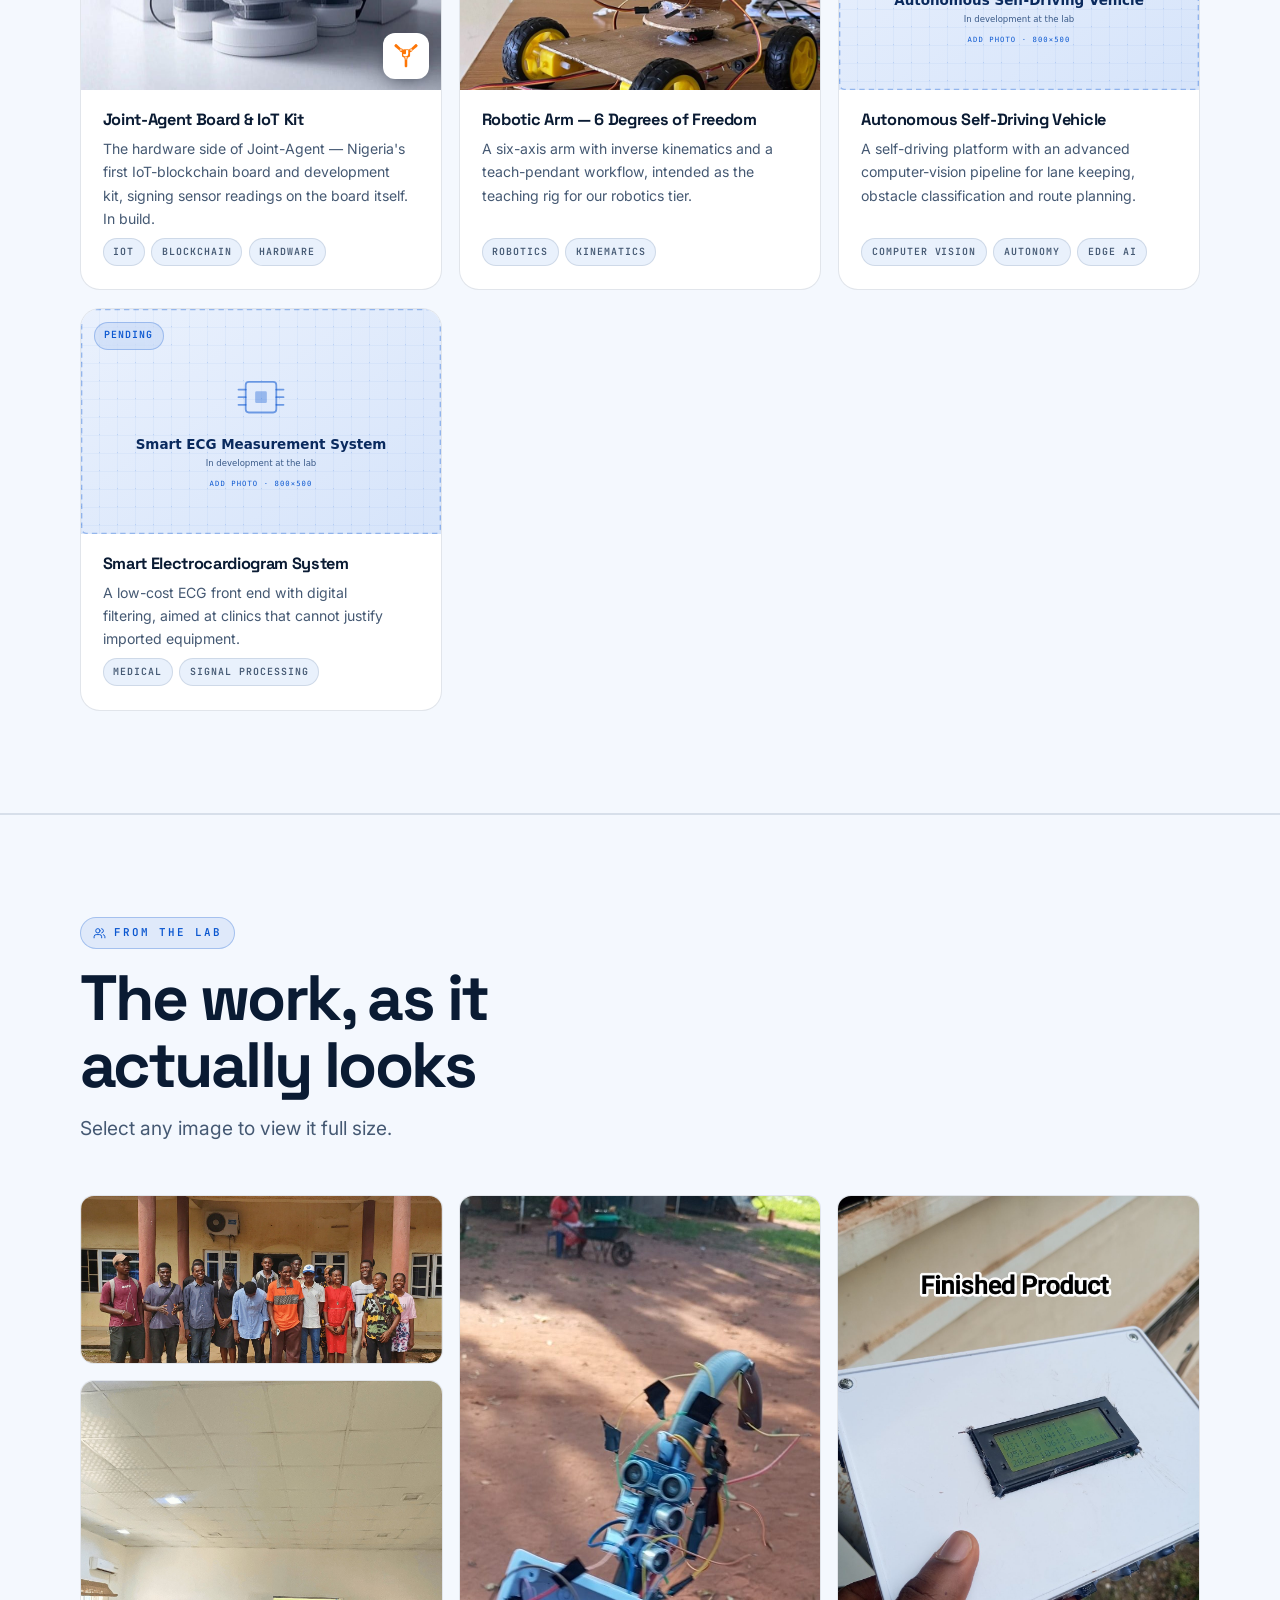
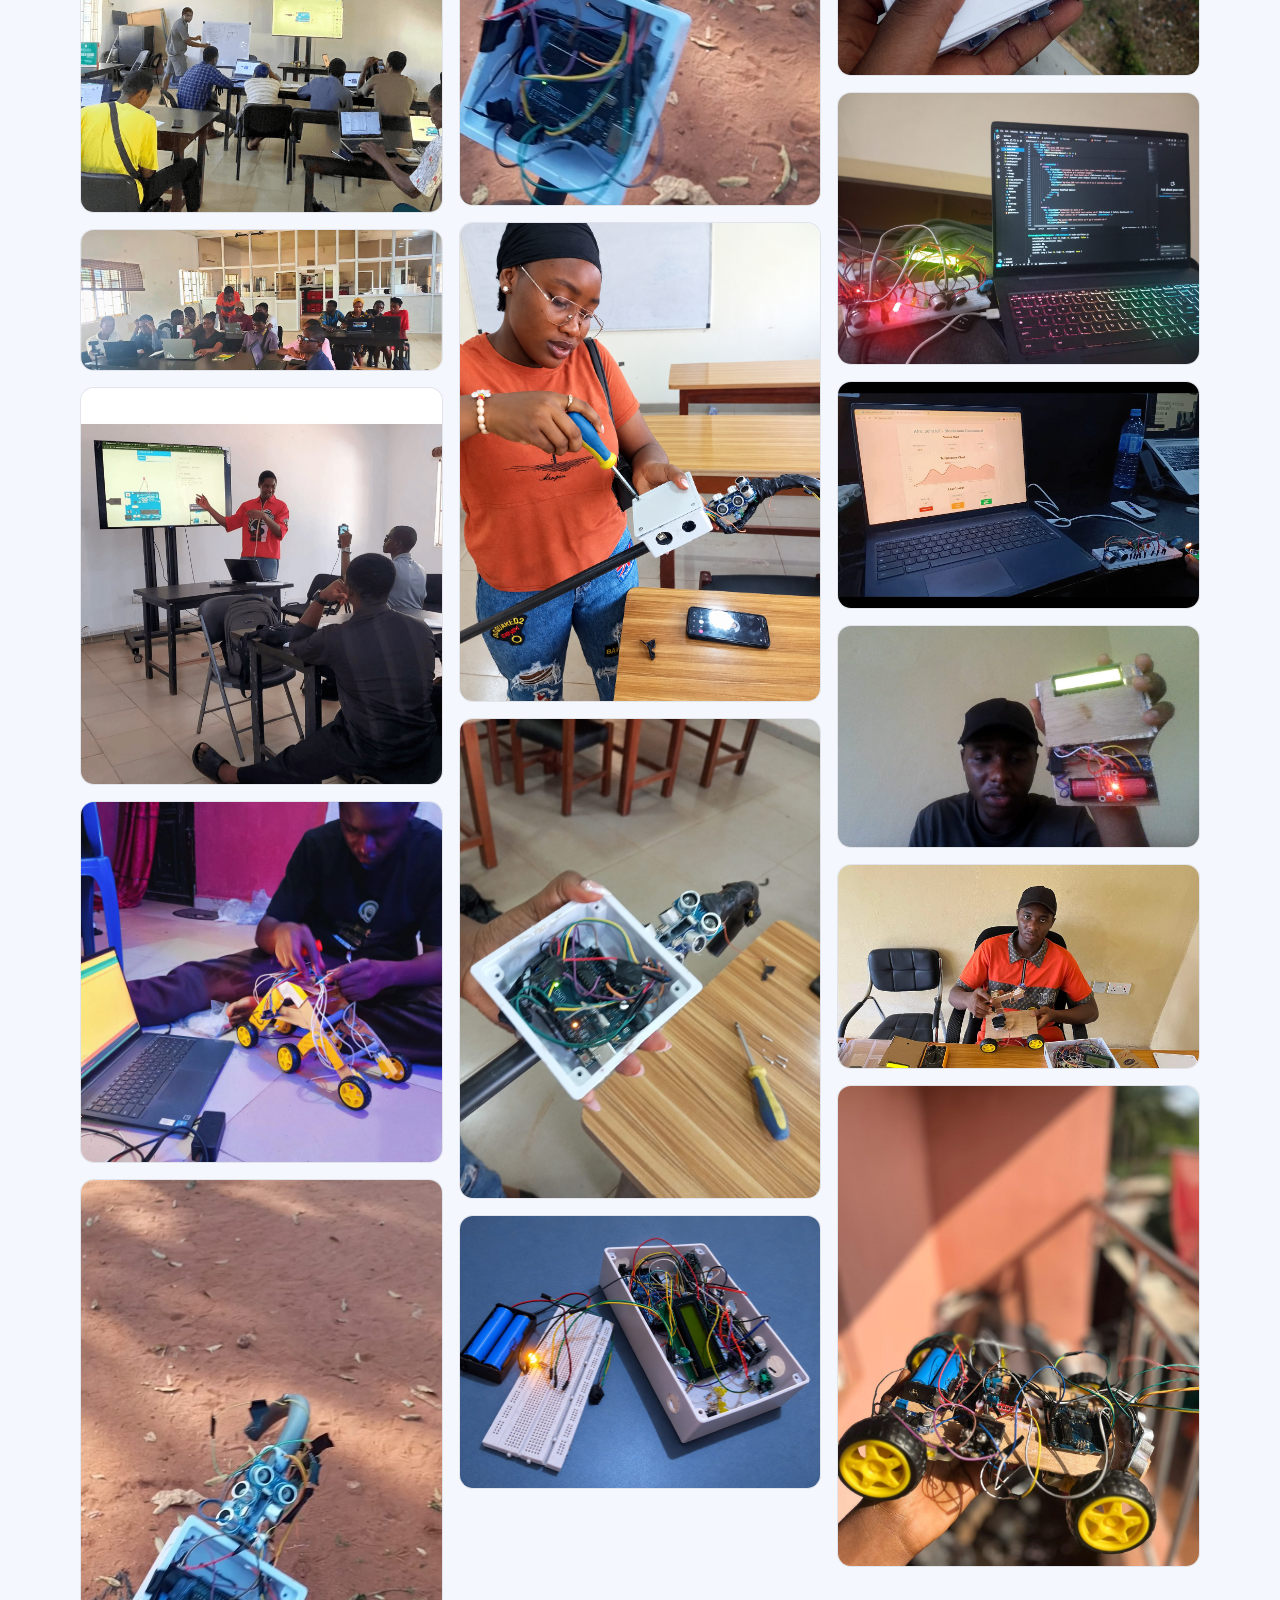
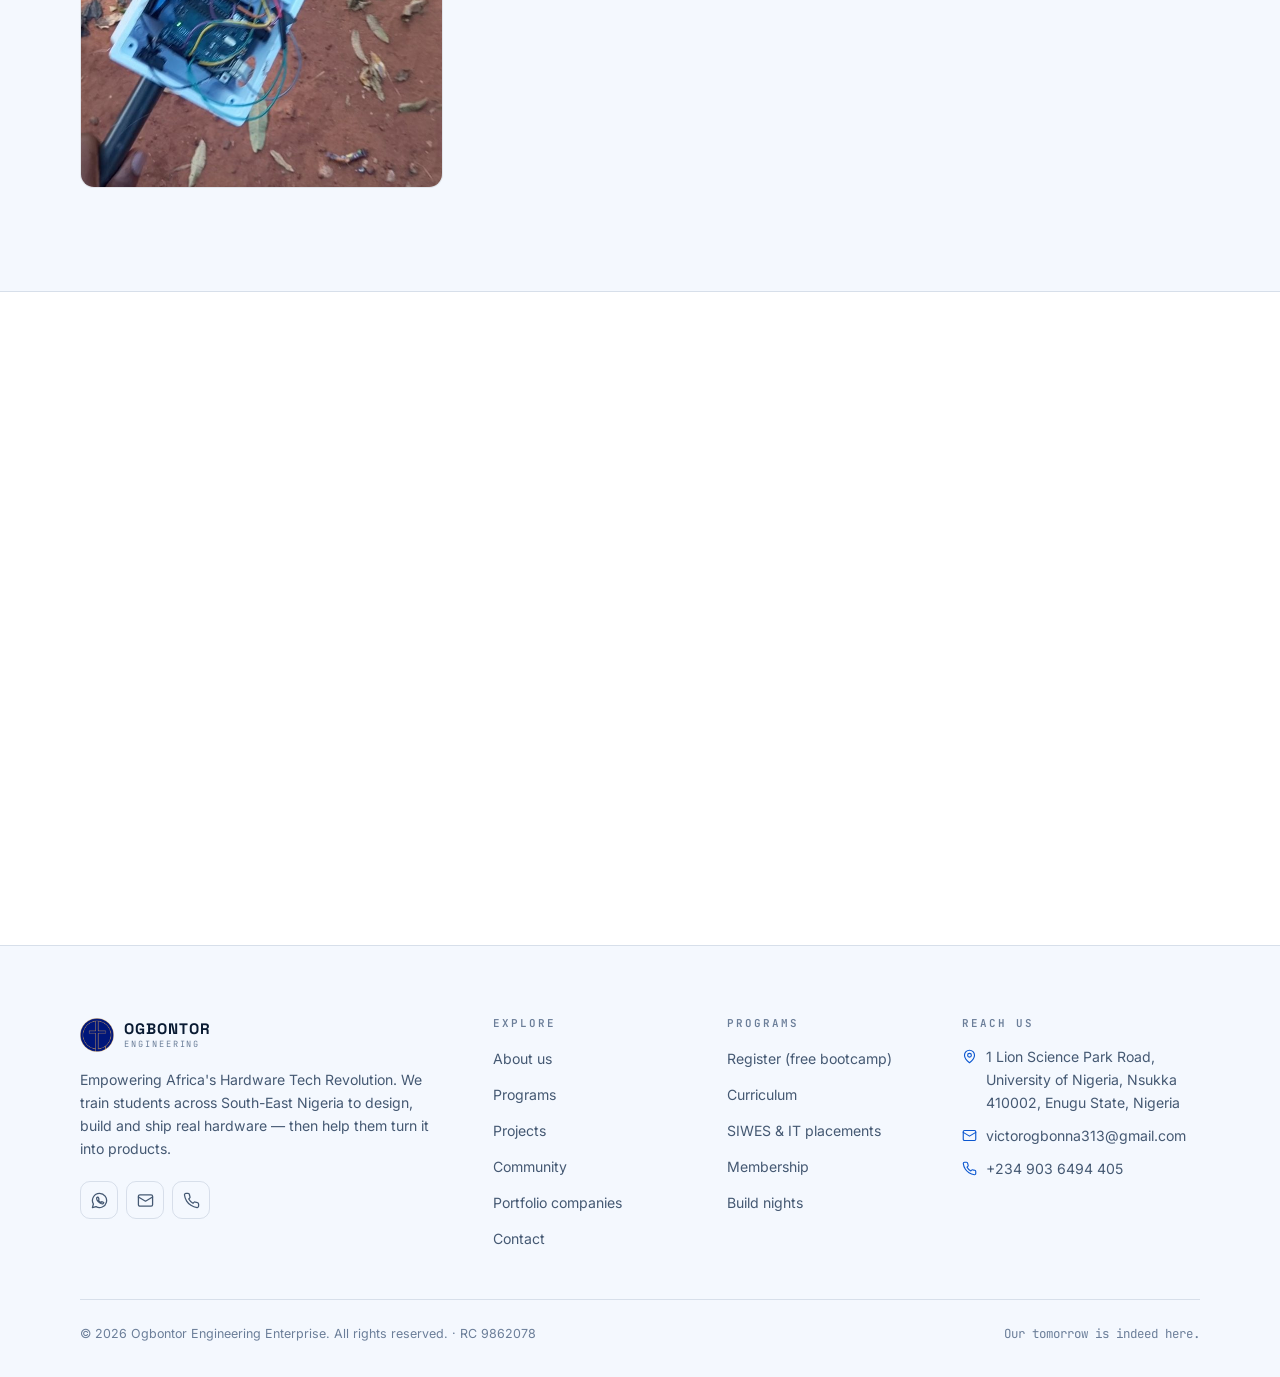
<file: projects.html>
<!doctype html>
<html lang="en">
<head>
<meta charset="utf-8">
<meta name="viewport" content="width=device-width, initial-scale=1">
<title>Projects — Ogbontor Engineering Enterprise</title>
<meta name="description" content="Fourteen hardware systems from our student members: CNG Protect, the Joint-Agent IoT-blockchain board, solar power measurement, terrain-climbing robots, assistive tech and medical instrumentation.">
<meta name="theme-color" content="#0B57D0">
<link rel="canonical" href="https://ogbontor.com/projects.html">
<meta property="og:type" content="website">
<meta property="og:site_name" content="Ogbontor Engineering Enterprise">
<meta property="og:title" content="Projects — Ogbontor Engineering Enterprise">
<meta property="og:description" content="Fourteen hardware systems from our student members: CNG Protect, the Joint-Agent IoT-blockchain board, solar power measurement, terrain-climbing robots, assistive tech and medical instrumentation.">
<meta property="og:url" content="https://ogbontor.com/projects.html">
<meta property="og:image" content="https://ogbontor.com/assets/img/link-preview.jpg">
<meta property="og:image:secure_url" content="https://ogbontor.com/assets/img/link-preview.jpg">
<meta property="og:image:type" content="image/jpeg">
<meta property="og:image:width" content="1200">
<meta property="og:image:height" content="630">
<meta property="og:image:alt" content="Ogbontor Engineering Enterprise — South-East Nigeria's largest student hardware tech community">
<meta property="og:locale" content="en_NG">
<meta name="twitter:card" content="summary_large_image">
<meta name="twitter:image" content="https://ogbontor.com/assets/img/link-preview.jpg">
<meta name="twitter:image:alt" content="Ogbontor Engineering Enterprise">
<meta name="author" content="Ogbontor Engineering Enterprise">
<meta name="robots" content="index, follow, max-image-preview:large, max-snippet:-1, max-video-preview:-1">
<meta name="geo.region" content="NG-EN">
<meta name="geo.placename" content="Nsukka, Enugu State, Nigeria">
<meta name="geo.position" content="6.8567;7.3958">
<meta name="ICBM" content="6.8567, 7.3958">
<link rel="icon" href="assets/img/favicon.png" type="image/png">
<link rel="apple-touch-icon" href="assets/img/favicon.png">
<link rel="preconnect" href="https://fonts.googleapis.com">
<link rel="preconnect" href="https://fonts.gstatic.com" crossorigin>
<link rel="stylesheet" href="https://fonts.googleapis.com/css2?family=Inter:wght@400;500;600;700&family=Space+Grotesk:wght@500;600;700&family=JetBrains+Mono:wght@400;600&display=swap">
<meta name="register-endpoint" content="https://script.google.com/macros/s/AKfycbyH2rW40zmKwwqDDqF91gTuwTG6fb1hSAtO6N1WHHh8ukCKSzHLNXvC14F_ccUOmxnA/exec">
<link rel="stylesheet" href="assets/css/styles.css?v=35d93f34">
<noscript><style>.reveal{opacity:1!important;transform:none!important}</style></noscript>
<script type="application/ld+json">
{
  "@context": "https://schema.org",
  "@type": ["Organization", "EducationalOrganization"],
  "name": "Ogbontor Engineering Enterprise",
  "alternateName": "Ogbontor",
  "url": "https://ogbontor.com/",
  "logo": "https://ogbontor.com/assets/img/logo.png",
  "image": "https://ogbontor.com/assets/img/link-preview.jpg",
  "description": "The largest student hardware tech community in South-East Nigeria — training students in embedded systems, robotics, IoT and blockchain hardware.",
  "email": "victorogbonna313@gmail.com",
  "telephone": "+2349036494405",
  "slogan": "Empowering Africa's Hardware Tech Revolution",
  "identifier": "RC 9862078",
  "address": {
    "@type": "PostalAddress",
    "streetAddress": "1 Lion Science Park Road, University of Nigeria",
    "addressLocality": "Nsukka",
    "postalCode": "410002",
    "addressRegion": "Enugu State",
    "addressCountry": "NG"
  },
  "areaServed": "South-East Nigeria",
  "foundingLocation": "Nsukka, Enugu State, Nigeria",
  "knowsAbout": ["Embedded Systems", "Robotics", "Internet of Things", "PCB Design",
                 "Edge AI", "Blockchain Hardware", "3D Printing", "CAD", "Fabrication"],
  "sameAs": ["https://chat.whatsapp.com/CBLct4fEPPa8FAFz10cGH8"]
}
</script>
<script type="application/ld+json">
{
  "@context": "https://schema.org",
  "@type": "WebSite",
  "name": "Ogbontor Engineering Enterprise",
  "url": "https://ogbontor.com/",
  "inLanguage": "en-NG",
  "publisher": { "@type": "Organization", "name": "Ogbontor Engineering Enterprise" }
}
</script>
<script type="application/ld+json">
{
  "@context": "https://schema.org",
  "@type": "EducationEvent",
  "name": "Africa's Hardware Revolution: From Spark to Ignition",
  "description": "A mega hardware technology conference at the University of Nigeria, Nsukka, followed by three weeks of intensive free bootcamp covering robotics, embedded systems, IoT, PCB design, CAD, IoT-blockchain, edge AI, 3D printing and fabrication, closing with a hackathon.",
  "startDate": "2026-11",
  "eventStatus": "https://schema.org/EventScheduled",
  "eventAttendanceMode": "https://schema.org/OfflineEventAttendanceMode",
  "isAccessibleForFree": true,
  "inLanguage": "en-NG",
  "url": "https://ogbontor.com/register.html",
  "image": "https://ogbontor.com/assets/img/link-preview.jpg",
  "location": {
    "@type": "Place",
    "name": "University of Nigeria, Nsukka",
    "address": {
      "@type": "PostalAddress",
      "streetAddress": "1 Lion Science Park Road, University of Nigeria",
      "addressLocality": "Nsukka",
      "postalCode": "410002",
      "addressRegion": "Enugu State",
      "addressCountry": "NG"
    }
  },
  "organizer": { "@type": "Organization", "name": "Ogbontor Engineering Enterprise", "url": "https://ogbontor.com/" },
  "offers": {
    "@type": "Offer",
    "price": "0",
    "priceCurrency": "NGN",
    "availability": "https://schema.org/InStock",
    "url": "https://ogbontor.com/register.html",
    "validFrom": "2026-09-01"
  },
  "audience": { "@type": "EducationalAudience", "educationalRole": "student" }
}
</script>

<script>
  // Set the theme before first paint so there is no flash of the wrong colours.
  // Blue-on-white is the brand default; only an explicit choice switches to dark.
  (function(){try{if(localStorage.getItem("ogbontor-theme")==="dark")
     document.documentElement.setAttribute("data-theme","dark");}catch(e){}})();
</script>
</head>
<body>
<a class="skip-link" href="#main">Skip to content</a>

<header class="site-header">
  <div class="container nav">
    <a class="brand" href="index.html" aria-label="Ogbontor Engineering Enterprise — home">
      <img src="assets/img/logo.png" alt="" width="34" height="34">
      <span>
        <span class="brand-name">OGBONTOR</span><br>
        <span class="brand-sub">Engineering</span>
      </span>
    </a>

    <nav id="primary-nav" class="nav-links" aria-label="Primary">
          <a href="index.html">Home</a>
          <a href="about.html">About</a>
          <a href="programs.html">Programs</a>
          <a href="projects.html">Projects</a>
          <a href="community.html">Community</a>
          <a href="register.html">Register</a>
          <a href="contact.html">Contact</a>
    </nav>

    <div class="nav-actions">
      <button class="icon-btn" data-theme-toggle type="button" aria-label="Switch colour theme">
        <span class="theme-icon-sun"><svg viewBox="0 0 24 24" fill="none" stroke="currentColor" stroke-width="1.8" stroke-linecap="round" stroke-linejoin="round" aria-hidden="true"><circle cx="12" cy="12" r="4"/><path d="M12 2v2m0 16v2M4.9 4.9l1.4 1.4m11.4 11.4 1.4 1.4M2 12h2m16 0h2M4.9 19.1l1.4-1.4M17.7 6.3l1.4-1.4"/></svg></span>
        <span class="theme-icon-moon"><svg viewBox="0 0 24 24" fill="none" stroke="currentColor" stroke-width="1.8" stroke-linecap="round" stroke-linejoin="round" aria-hidden="true"><path d="M21 12.8A9 9 0 1 1 11.2 3a7 7 0 0 0 9.8 9.8z"/></svg></span>
      </button>
      <a class="btn btn--primary nav-cta" href="register.html"><svg viewBox="0 0 24 24" fill="none" stroke="currentColor" stroke-width="1.8" stroke-linecap="round" stroke-linejoin="round" aria-hidden="true"><rect x="5" y="4" width="14" height="17" rx="2"/><path d="M9 4V3a1 1 0 0 1 1-1h4a1 1 0 0 1 1 1v1"/><path d="M9 11h6M9 15h4"/></svg> Register free</a>
      <button class="icon-btn nav-toggle" data-nav-toggle type="button"
              aria-label="Toggle navigation" aria-expanded="false" aria-controls="primary-nav">
        <svg viewBox="0 0 24 24" fill="none" stroke="currentColor" stroke-width="1.8" stroke-linecap="round" stroke-linejoin="round" aria-hidden="true"><path d="M3 6h18M3 12h18M3 18h18"/></svg>
      </button>
    </div>
  </div>
</header>

<main id="main">

<div class="alert-bar">
  <div class="container">
    <p>
      <svg viewBox="0 0 24 24" fill="none" stroke="currentColor" stroke-width="1.8" stroke-linecap="round" stroke-linejoin="round" aria-hidden="true"><path d="M3 11v2a1 1 0 0 0 1 1h2l5 4V6L6 10H4a1 1 0 0 0-1 1z"/><path d="M15.5 8.5a5 5 0 0 1 0 7M18.5 6a9 9 0 0 1 0 12"/></svg>
      <span class="pill">November 2026</span>
      <strong>Free conference, 3-week bootcamp &amp; hackathon</strong>
      <span class="alert-tagline">&mdash; Africa's Hardware Revolution: From Spark to Ignition</span>
    </p>
    <a class="alert-cta" href="register.html">Register free <svg viewBox="0 0 24 24" fill="none" stroke="currentColor" stroke-width="1.8" stroke-linecap="round" stroke-linejoin="round" aria-hidden="true"><path d="M5 12h14m-6-6 6 6-6 6"/></svg></a>
  </div>
</div>
  <section class="page-hero">
    <div class="backdrop"><div class="grid-lines"></div></div>
    <div class="container">
      <p class="crumbs"><a href="index.html">Home</a> / Projects</p>
      <span class="eyebrow mt-2"><svg viewBox="0 0 24 24" fill="none" stroke="currentColor" stroke-width="1.8" stroke-linecap="round" stroke-linejoin="round" aria-hidden="true"><rect x="7" y="7" width="10" height="10" rx="1.5"/><path d="M10 3v4m4-4v4m-4 10v4m4-4v4M3 10h4m-4 4h4m10-4h4m-4 4h4"/></svg> Projects</span>
      <h1>Fourteen systems, built by students on a bench in Nsukka.</h1>
      <p class="lede">Every project here was designed, assembled, programmed and debugged by members. Some are finished and deployed; the rest are still pending on the bench.</p>
    </div>
  </section>

  <section class="section">
    <div class="container">
      <div class="sec-head">
        <span class="eyebrow"><svg viewBox="0 0 24 24" fill="none" stroke="currentColor" stroke-width="1.8" stroke-linecap="round" stroke-linejoin="round" aria-hidden="true"><path d="m5 13 4 4L19 7"/></svg> Built &amp; working</span>
        <h2>Completed systems</h2>
        <p class="lede">These made it past the prototype stage — populated boards, printed
          enclosures, flashed firmware, and testing outside the lab.</p>
      </div>
      <div class="grid grid-3">
        <article class="project project--linked reveal">
          <div class="project-media">
            <span class="tag tag--live badge-float">Completed</span>
            <img class="project-logo" src="assets/img/companies/cng-protect.jpg" alt="CNG Protect logo" loading="lazy">
            <img src="assets/img/gallery/cng-protect-module.jpg" alt="CNG Protect" loading="lazy" width="800" height="500">
          </div>
          <div class="project-body">
            <h3><a class="project-out" href="https://cngprotect.com" target="_blank" rel="noopener">CNG Protect <svg viewBox="0 0 24 24" fill="none" stroke="currentColor" stroke-width="1.8" stroke-linecap="round" stroke-linejoin="round" aria-hidden="true"><path d="M14 4h6v6M20 4l-9 9"/><path d="M18 14v5a2 2 0 0 1-2 2H5a2 2 0 0 1-2-2V8a2 2 0 0 1 2-2h5"/></svg></a></h3>
            <p>A smart IoT-blockchain device that monitors compressed-natural-gas cylinders — pressure, integrity and custody — signed on the device and verifiable on chain. Now a company of its own.</p>
            <div class="tag-row"><span class="tag">IoT</span><span class="tag">Blockchain</span><span class="tag">Safety</span></div>
          </div>
        </article>
        <article class="project project--linked reveal">
          <div class="project-media">
            <span class="tag tag--live badge-float">Completed</span>
            <img class="project-logo" src="assets/img/companies/joint-agent.png" alt="Joint-Agent logo" loading="lazy">
            <img src="assets/img/gallery/joint-agent-dashboard.jpg" alt="Joint-Agent IDE" loading="lazy" width="800" height="500">
          </div>
          <div class="project-body">
            <h3><a class="project-out" href="https://jointagentide.com" target="_blank" rel="noopener">Joint-Agent IDE <svg viewBox="0 0 24 24" fill="none" stroke="currentColor" stroke-width="1.8" stroke-linecap="round" stroke-linejoin="round" aria-hidden="true"><path d="M14 4h6v6M20 4l-9 9"/><path d="M18 14v5a2 2 0 0 1-2 2H5a2 2 0 0 1-2-2V8a2 2 0 0 1 2-2h5"/></svg></a></h3>
            <p>An autonomous agent for embedded development — it writes firmware, compiles, debugs and flashes real hardware from one browser tab. Spun out of this lab into its own product.</p>
            <div class="tag-row"><span class="tag">Software</span><span class="tag">Embedded</span><span class="tag">AI Agent</span></div>
          </div>
        </article>
        <article class="project reveal">
          <div class="project-media project-media--video">
            <span class="tag tag--live badge-float">Completed</span>
            <img class="media-blur" src="assets/img/line-following-poster.jpg" alt="" aria-hidden="true" loading="lazy">
            <video preload="none" playsinline controls
                   poster="assets/img/line-following-poster.jpg"
                   aria-label="Line Following Robot in action">
              <source src="assets/video/line-following-robot.mp4" type="video/mp4">
            </video>
          </div>
          <div class="project-body">
            <h3>Line Following Robot</h3>
            <p>The classic controls exercise done properly — sensor array, tuned PID loop, and a chassis the team built in-house. Press play to watch it track the line.</p>
            <div class="tag-row"><span class="tag tag--live">Video</span><span class="tag">Robotics</span><span class="tag">Control</span><span class="tag">PID</span></div>
          </div>
        </article>
        <article class="project reveal">
          <div class="project-media">
            <span class="tag tag--live badge-float">Completed</span>
            
            <img src="assets/img/gallery/solar-deployment-site.jpg" alt="Smart Solar Power Measurement System" loading="lazy" width="800" height="500">
          </div>
          <div class="project-body">
            <h3>Smart Solar Power Measurement System</h3>
            <p>Measures and logs output across up to six solar panels at once, comparing passive fins, forced air and water cooling on a live rooftop deployment.</p>
            <div class="tag-row"><span class="tag">Energy</span><span class="tag">Telemetry</span><span class="tag">Sensors</span></div>
          </div>
        </article>
        <article class="project reveal">
          <div class="project-media">
            <span class="tag tag--live badge-float">Completed</span>
            
            <img src="assets/img/gallery/terrain-climber-complete.jpg" alt="Bluetooth Six-Wheel Terrain Climber" loading="lazy" width="800" height="500">
          </div>
          <div class="project-body">
            <h3>Bluetooth Six-Wheel Terrain Climber</h3>
            <p>A six-wheel rover driven over Bluetooth, built to keep traction and stay level on the broken ground around campus.</p>
            <div class="tag-row"><span class="tag">Robotics</span><span class="tag">Mechanical</span><span class="tag">Control</span></div>
          </div>
        </article>
        <article class="project reveal">
          <div class="project-media">
            <span class="tag tag--live badge-float">Completed</span>
            
            <img src="assets/img/gallery/walking-stick-bench.jpg" alt="Smart Walking Stick for the Blind" loading="lazy" width="800" height="500">
          </div>
          <div class="project-body">
            <h3>Smart Walking Stick for the Blind</h3>
            <p>Ultrasonic ranging with haptic and audible feedback, so a user feels an obstacle before they reach it. Field-tested on open ground.</p>
            <div class="tag-row"><span class="tag">Assistive Tech</span><span class="tag">Sensors</span></div>
          </div>
        </article>
        <article class="project reveal">
          <div class="project-media">
            <span class="tag tag--live badge-float">Completed</span>
            
            <img src="assets/img/gallery/uv-detector-enclosure.jpg" alt="Ultraviolet Radiation Detection System" loading="lazy" width="800" height="500">
          </div>
          <div class="project-body">
            <h3>Ultraviolet Radiation Detection System</h3>
            <p>A handheld UV index meter reading out to an LCD in a sealed enclosure — built for people who work long hours in open sun.</p>
            <div class="tag-row"><span class="tag">Instrumentation</span><span class="tag">Health</span></div>
          </div>
        </article>
        <article class="project reveal">
          <div class="project-media">
            <span class="tag tag--live badge-float">Completed</span>
            
            <img src="assets/img/gallery/gas-monitor-enclosure.jpg" alt="Gas Leak & Temperature Monitor" loading="lazy" width="800" height="500">
          </div>
          <div class="project-body">
            <h3>Gas Leak & Temperature Monitor</h3>
            <p>Continuous temperature and combustible-gas monitoring with a keypad front end, raising a local alarm the moment a threshold is crossed.</p>
            <div class="tag-row"><span class="tag">Safety</span><span class="tag">IoT</span><span class="tag">Alarms</span></div>
          </div>
        </article>
        <article class="project reveal">
          <div class="project-media">
            <span class="tag tag--live badge-float">Completed</span>
            
            <img src="assets/img/gallery/pulse-monitor-reading.jpg" alt="Pulse & Heart Rate Monitor" loading="lazy" width="800" height="500">
          </div>
          <div class="project-body">
            <h3>Pulse & Heart Rate Monitor</h3>
            <p>Optical pulse and SpO2 measurement with Telegram integration, so a reading can reach a relative or clinician without extra hardware.</p>
            <div class="tag-row"><span class="tag">Medical</span><span class="tag">Connectivity</span></div>
          </div>
        </article>
        <article class="project reveal">
          <div class="project-media">
            <span class="tag tag--live badge-float">Completed</span>
            
            <img src="assets/img/gallery/obstacle-robot-complete.jpg" alt="Obstacle Avoidance Robot" loading="lazy" width="800" height="500">
          </div>
          <div class="project-body">
            <h3>Obstacle Avoidance Robot</h3>
            <p>Autonomous navigation around unmapped obstacles using ultrasonic sweeps and a reactive control strategy.</p>
            <div class="tag-row"><span class="tag">Robotics</span><span class="tag">Autonomy</span></div>
          </div>
        </article>
      </div>
    </div>
  </section>

  <section class="section section--alt">
    <div class="container">
      <div class="sec-head">
        <span class="eyebrow"><svg viewBox="0 0 24 24" fill="none" stroke="currentColor" stroke-width="1.8" stroke-linecap="round" stroke-linejoin="round" aria-hidden="true"><path d="M14.7 6.3a4 4 0 0 0 5 5l-9.4 9.4a2.1 2.1 0 0 1-3-3z"/></svg> On the bench</span>
        <h2>Pending</h2>
        <p class="lede">Still in the workshop — designed and under active development, but not yet
          finished. If you want to join a project team, these are the ones taking members.</p>
      </div>
      <div class="grid grid-3">
        <article class="project reveal">
          <div class="project-media">
            <span class="tag tag--wip badge-float">Pending</span>
            <img class="project-logo" src="assets/img/companies/joint-agent.png" alt="Joint-Agent logo" loading="lazy">
            <img src="assets/img/gallery/joint-agent-kit.jpg" alt="Joint-Agent Board & IoT Kit" loading="lazy" width="800" height="500">
          </div>
          <div class="project-body">
            <h3>Joint-Agent Board & IoT Kit</h3>
            <p>The hardware side of Joint-Agent — Nigeria's first IoT-blockchain board and development kit, signing sensor readings on the board itself. In build.</p>
            <div class="tag-row"><span class="tag">IoT</span><span class="tag">Blockchain</span><span class="tag">Hardware</span></div>
          </div>
        </article>
        <article class="project reveal">
          <div class="project-media">
            <span class="tag tag--wip badge-float">Pending</span>
            
            <img src="assets/img/gallery/robotic-arm.jpg" alt="Robotic Arm — 6 Degrees of Freedom" loading="lazy" width="800" height="500">
          </div>
          <div class="project-body">
            <h3>Robotic Arm — 6 Degrees of Freedom</h3>
            <p>A six-axis arm with inverse kinematics and a teach-pendant workflow, intended as the teaching rig for our robotics tier.</p>
            <div class="tag-row"><span class="tag">Robotics</span><span class="tag">Kinematics</span></div>
          </div>
        </article>
        <article class="project reveal">
          <div class="project-media">
            <span class="tag tag--wip badge-float">Pending</span>
            
            <img src="assets/img/placeholders/autonomous-vehicle.svg" alt="Autonomous Self-Driving Vehicle" loading="lazy" width="800" height="500">
          </div>
          <div class="project-body">
            <h3>Autonomous Self-Driving Vehicle</h3>
            <p>A self-driving platform with an advanced computer-vision pipeline for lane keeping, obstacle classification and route planning.</p>
            <div class="tag-row"><span class="tag">Computer Vision</span><span class="tag">Autonomy</span><span class="tag">Edge AI</span></div>
          </div>
        </article>
        <article class="project reveal">
          <div class="project-media">
            <span class="tag tag--wip badge-float">Pending</span>
            
            <img src="assets/img/placeholders/ecg-system.svg" alt="Smart Electrocardiogram System" loading="lazy" width="800" height="500">
          </div>
          <div class="project-body">
            <h3>Smart Electrocardiogram System</h3>
            <p>A low-cost ECG front end with digital filtering, aimed at clinics that cannot justify imported equipment.</p>
            <div class="tag-row"><span class="tag">Medical</span><span class="tag">Signal Processing</span></div>
          </div>
        </article>
      </div>
    </div>
  </section>

  <section class="section section--alt">
    <div class="container">
      <div class="sec-head">
        <span class="eyebrow"><svg viewBox="0 0 24 24" fill="none" stroke="currentColor" stroke-width="1.8" stroke-linecap="round" stroke-linejoin="round" aria-hidden="true"><path d="M16 20v-2a4 4 0 0 0-4-4H6a4 4 0 0 0-4 4v2"/><circle cx="9" cy="7" r="4"/><path d="M22 20v-2a4 4 0 0 0-3-3.87M16 3.13A4 4 0 0 1 16 11"/></svg> From the lab</span>
        <h2>The work, as it actually looks</h2>
        <p class="lede">Select any image to view it full size.</p>
      </div>
      <div class="gallery">
        <figure data-zoom>
          <img src="assets/img/gallery/cohort-group-photo.jpg" alt="The bootcamp cohort outside the lab at UNN Nsukka" loading="lazy">
          <figcaption>The bootcamp cohort outside the lab at UNN Nsukka</figcaption>
        </figure>
        <figure data-zoom>
          <img src="assets/img/gallery/bootcamp-lab.jpg" alt="Open lab session — every bench occupied" loading="lazy">
          <figcaption>Open lab session — every bench occupied</figcaption>
        </figure>
        <figure data-zoom>
          <img src="assets/img/gallery/bootcamp-cohort-wide.jpg" alt="Bootcamp week in progress at UNN Nsukka" loading="lazy">
          <figcaption>Bootcamp week in progress at UNN Nsukka</figcaption>
        </figure>
        <figure data-zoom>
          <img src="assets/img/gallery/bootcamp-lecture.jpg" alt="Teaching session in progress" loading="lazy">
          <figcaption>Teaching session in progress</figcaption>
        </figure>
        <figure data-zoom>
          <img src="assets/img/gallery/terrain-climber-build.jpg" alt="Wiring the six-wheel terrain climber" loading="lazy">
          <figcaption>Wiring the six-wheel terrain climber</figcaption>
        </figure>
        <figure data-zoom>
          <img src="assets/img/gallery/walking-stick-field-1.jpg" alt="Field-testing the smart walking stick on open ground" loading="lazy">
          <figcaption>Field-testing the smart walking stick on open ground</figcaption>
        </figure>
        <figure data-zoom>
          <img src="assets/img/gallery/walking-stick-field-2.jpg" alt="The walking stick's sensor head and controller in use" loading="lazy">
          <figcaption>The walking stick's sensor head and controller in use</figcaption>
        </figure>
        <figure data-zoom>
          <img src="assets/img/gallery/walking-stick-training.jpg" alt="A member being trained on building the smart walking stick" loading="lazy">
          <figcaption>A member being trained on building the smart walking stick</figcaption>
        </figure>
        <figure data-zoom>
          <img src="assets/img/gallery/walking-stick-internals.jpg" alt="Inside the walking stick enclosure during integration" loading="lazy">
          <figcaption>Inside the walking stick enclosure during integration</figcaption>
        </figure>
        <figure data-zoom>
          <img src="assets/img/gallery/solar-build-process.jpg" alt="Building the solar measurement system — breadboard stage" loading="lazy">
          <figcaption>Building the solar measurement system — breadboard stage</figcaption>
        </figure>
        <figure data-zoom>
          <img src="assets/img/gallery/solar-finished-product.jpg" alt="The finished solar measurement unit" loading="lazy">
          <figcaption>The finished solar measurement unit</figcaption>
        </figure>
        <figure data-zoom>
          <img src="assets/img/gallery/gas-monitor-development.jpg" alt="Developing the gas and temperature monitor firmware" loading="lazy">
          <figcaption>Developing the gas and temperature monitor firmware</figcaption>
        </figure>
        <figure data-zoom>
          <img src="assets/img/gallery/joint-agent-dashboard.jpg" alt="The Joint-Agent IoT-blockchain dashboard receiving live data" loading="lazy">
          <figcaption>The Joint-Agent IoT-blockchain dashboard receiving live data</figcaption>
        </figure>
        <figure data-zoom>
          <img src="assets/img/gallery/uv-detector-demo.jpg" alt="Demonstrating the UV radiation detector" loading="lazy">
          <figcaption>Demonstrating the UV radiation detector</figcaption>
        </figure>
        <figure data-zoom>
          <img src="assets/img/gallery/robotic-arm-build.jpg" alt="Assembling the six-axis robotic arm" loading="lazy">
          <figcaption>Assembling the six-axis robotic arm</figcaption>
        </figure>
        <figure data-zoom>
          <img src="assets/img/gallery/obstacle-robot-build.jpg" alt="The obstacle avoidance robot under assembly" loading="lazy">
          <figcaption>The obstacle avoidance robot under assembly</figcaption>
        </figure>
      </div>
    </div>
  </section>

  <section class="section">
    <div class="container">
      <div class="cta-band bracketed reveal">
        <span class="eyebrow"><svg viewBox="0 0 24 24" fill="none" stroke="currentColor" stroke-width="1.8" stroke-linecap="round" stroke-linejoin="round" aria-hidden="true"><path d="M4.5 16.5c-1.5 1.3-2 5-2 5s3.7-.5 5-2a2.1 2.1 0 0 0-3-3z"/><path d="M12 15 9 12a11 11 0 0 1 8-9 11 11 0 0 1-3 11z"/><path d="M9 12H5s.5-3 2-4 4 0 4 0"/><path d="M12 15v4s3-.5 4-2 0-4 0-4"/></svg> Project teams</span>
        <h2 class="mt-2">Put your name on the next one</h2>
        <p>Members join project teams from the intermediate tier onward. The pending builds are taking
          people right now.</p>
        <div class="hero-cta">
          <a class="btn btn--primary btn--lg" href="https://chat.whatsapp.com/CBLct4fEPPa8FAFz10cGH8" target="_blank" rel="noopener"><svg viewBox="0 0 24 24" fill="none" stroke="currentColor" stroke-width="1.8" stroke-linecap="round" stroke-linejoin="round" aria-hidden="true"><path d="M12 2a10 10 0 0 0-8.6 15L2 22l5.1-1.3A10 10 0 1 0 12 2z"/><path d="M8.5 7.8c.2-.4.4-.4.7-.4h.6c.2 0 .4 0 .6.5l.8 2c.1.3 0 .5-.1.7l-.4.5c-.2.2-.3.4-.1.7a7 7 0 0 0 3.2 2.8c.3.1.5.1.7-.1l.6-.7c.2-.2.4-.2.6-.1l1.9.9c.3.1.4.3.4.5a2 2 0 0 1-1.4 1.6c-.5.2-1.2.2-3.5-.8a9.5 9.5 0 0 1-4.6-4.6c-.8-1.7-.6-2.6-.4-3.1z"/></svg> Join a project team</a>
          <a class="btn btn--ghost btn--lg" href="programs.html">See the curriculum <svg viewBox="0 0 24 24" fill="none" stroke="currentColor" stroke-width="1.8" stroke-linecap="round" stroke-linejoin="round" aria-hidden="true"><path d="M5 12h14m-6-6 6 6-6 6"/></svg></a>
        </div>
      </div>
    </div>
  </section>

</main>

<footer class="site-footer">
  <div class="container">
    <div class="footer-grid">
      <div class="footer-brand">
        <a class="brand" href="index.html">
          <img src="assets/img/logo.png" alt="" width="34" height="34">
          <span>
            <span class="brand-name">OGBONTOR</span><br>
            <span class="brand-sub">Engineering</span>
          </span>
        </a>
        <p>Empowering Africa's Hardware Tech Revolution. We train students across South-East Nigeria to design, build and ship
           real hardware — then help them turn it into products.</p>
        <div class="socials">
          <a href="https://chat.whatsapp.com/CBLct4fEPPa8FAFz10cGH8" target="_blank" rel="noopener" aria-label="WhatsApp community"><svg viewBox="0 0 24 24" fill="none" stroke="currentColor" stroke-width="1.8" stroke-linecap="round" stroke-linejoin="round" aria-hidden="true"><path d="M12 2a10 10 0 0 0-8.6 15L2 22l5.1-1.3A10 10 0 1 0 12 2z"/><path d="M8.5 7.8c.2-.4.4-.4.7-.4h.6c.2 0 .4 0 .6.5l.8 2c.1.3 0 .5-.1.7l-.4.5c-.2.2-.3.4-.1.7a7 7 0 0 0 3.2 2.8c.3.1.5.1.7-.1l.6-.7c.2-.2.4-.2.6-.1l1.9.9c.3.1.4.3.4.5a2 2 0 0 1-1.4 1.6c-.5.2-1.2.2-3.5-.8a9.5 9.5 0 0 1-4.6-4.6c-.8-1.7-.6-2.6-.4-3.1z"/></svg></a>
          <a href="mailto:victorogbonna313@gmail.com" aria-label="Email us"><svg viewBox="0 0 24 24" fill="none" stroke="currentColor" stroke-width="1.8" stroke-linecap="round" stroke-linejoin="round" aria-hidden="true"><rect x="2" y="4" width="20" height="16" rx="2"/><path d="m2 7 10 6 10-6"/></svg></a>
          <a href="tel:+2349036494405" aria-label="Call us"><svg viewBox="0 0 24 24" fill="none" stroke="currentColor" stroke-width="1.8" stroke-linecap="round" stroke-linejoin="round" aria-hidden="true"><path d="M22 16.9v3a2 2 0 0 1-2.2 2 19.8 19.8 0 0 1-8.6-3.1 19.5 19.5 0 0 1-6-6A19.8 19.8 0 0 1 2.1 4.2 2 2 0 0 1 4.1 2h3a2 2 0 0 1 2 1.7c.1 1 .4 1.9.7 2.8a2 2 0 0 1-.5 2.1L8.1 9.9a16 16 0 0 0 6 6l1.3-1.3a2 2 0 0 1 2.1-.4c.9.3 1.8.6 2.8.7a2 2 0 0 1 1.7 2z"/></svg></a>
        </div>
      </div>

      <div class="footer-col">
        <h2>Explore</h2>
        <ul>
          <li><a href="about.html">About us</a></li>
          <li><a href="programs.html">Programs</a></li>
          <li><a href="projects.html">Projects</a></li>
          <li><a href="community.html">Community</a></li>
          <li><a href="index.html#portfolio">Portfolio companies</a></li>
          <li><a href="contact.html">Contact</a></li>
        </ul>
      </div>

      <div class="footer-col">
        <h2>Programs</h2>
        <ul>
          <li><a href="register.html">Register (free bootcamp)</a></li>
          <li><a href="programs.html#curriculum">Curriculum</a></li>
          <li><a href="programs.html#siwes">SIWES &amp; IT placements</a></li>
          <li><a href="programs.html#membership">Membership</a></li>
          <li><a href="community.html#events">Build nights</a></li>
        </ul>
      </div>

      <div class="footer-col">
        <h2>Reach us</h2>
        <ul class="footer-contact">
          <li><svg viewBox="0 0 24 24" fill="none" stroke="currentColor" stroke-width="1.8" stroke-linecap="round" stroke-linejoin="round" aria-hidden="true"><path d="M20 10c0 6-8 12-8 12s-8-6-8-12a8 8 0 0 1 16 0z"/><circle cx="12" cy="10" r="3"/></svg><a href="https://www.google.com/maps/search/?api=1&query=Lion+Science+Park+Road%2C+University+of+Nigeria%2C+Nsukka%2C+Enugu+State%2C+Nigeria" target="_blank" rel="noopener">1 Lion Science Park Road, University of Nigeria, Nsukka 410002, Enugu State, Nigeria</a></li>
          <li><svg viewBox="0 0 24 24" fill="none" stroke="currentColor" stroke-width="1.8" stroke-linecap="round" stroke-linejoin="round" aria-hidden="true"><rect x="2" y="4" width="20" height="16" rx="2"/><path d="m2 7 10 6 10-6"/></svg><a href="mailto:victorogbonna313@gmail.com">victorogbonna313@gmail.com</a></li>
          <li><svg viewBox="0 0 24 24" fill="none" stroke="currentColor" stroke-width="1.8" stroke-linecap="round" stroke-linejoin="round" aria-hidden="true"><path d="M22 16.9v3a2 2 0 0 1-2.2 2 19.8 19.8 0 0 1-8.6-3.1 19.5 19.5 0 0 1-6-6A19.8 19.8 0 0 1 2.1 4.2 2 2 0 0 1 4.1 2h3a2 2 0 0 1 2 1.7c.1 1 .4 1.9.7 2.8a2 2 0 0 1-.5 2.1L8.1 9.9a16 16 0 0 0 6 6l1.3-1.3a2 2 0 0 1 2.1-.4c.9.3 1.8.6 2.8.7a2 2 0 0 1 1.7 2z"/></svg><a href="tel:+2349036494405">+234 903 6494 405</a></li>
        </ul>
      </div>
    </div>

    <div class="footer-bottom">
      <span>&copy; <span data-year>2026</span> Ogbontor Engineering Enterprise. All rights reserved. &middot; RC 9862078</span>
      <span class="mono">Our tomorrow is indeed here.</span>
    </div>
  </div>
</footer>

<div class="lightbox" data-lightbox role="dialog" aria-modal="true" aria-label="Image viewer">
  <button class="lightbox-close" type="button" aria-label="Close image viewer"><svg viewBox="0 0 24 24" fill="none" stroke="currentColor" stroke-width="1.8" stroke-linecap="round" stroke-linejoin="round" aria-hidden="true"><path d="M18 6 6 18M6 6l12 12"/></svg></button>
  <div>
    <img alt="">
    <p class="lightbox-cap"></p>
  </div>
</div>

<script src="assets/js/main.js?v=3a0c333f"></script>
</body>
</html>
</file>
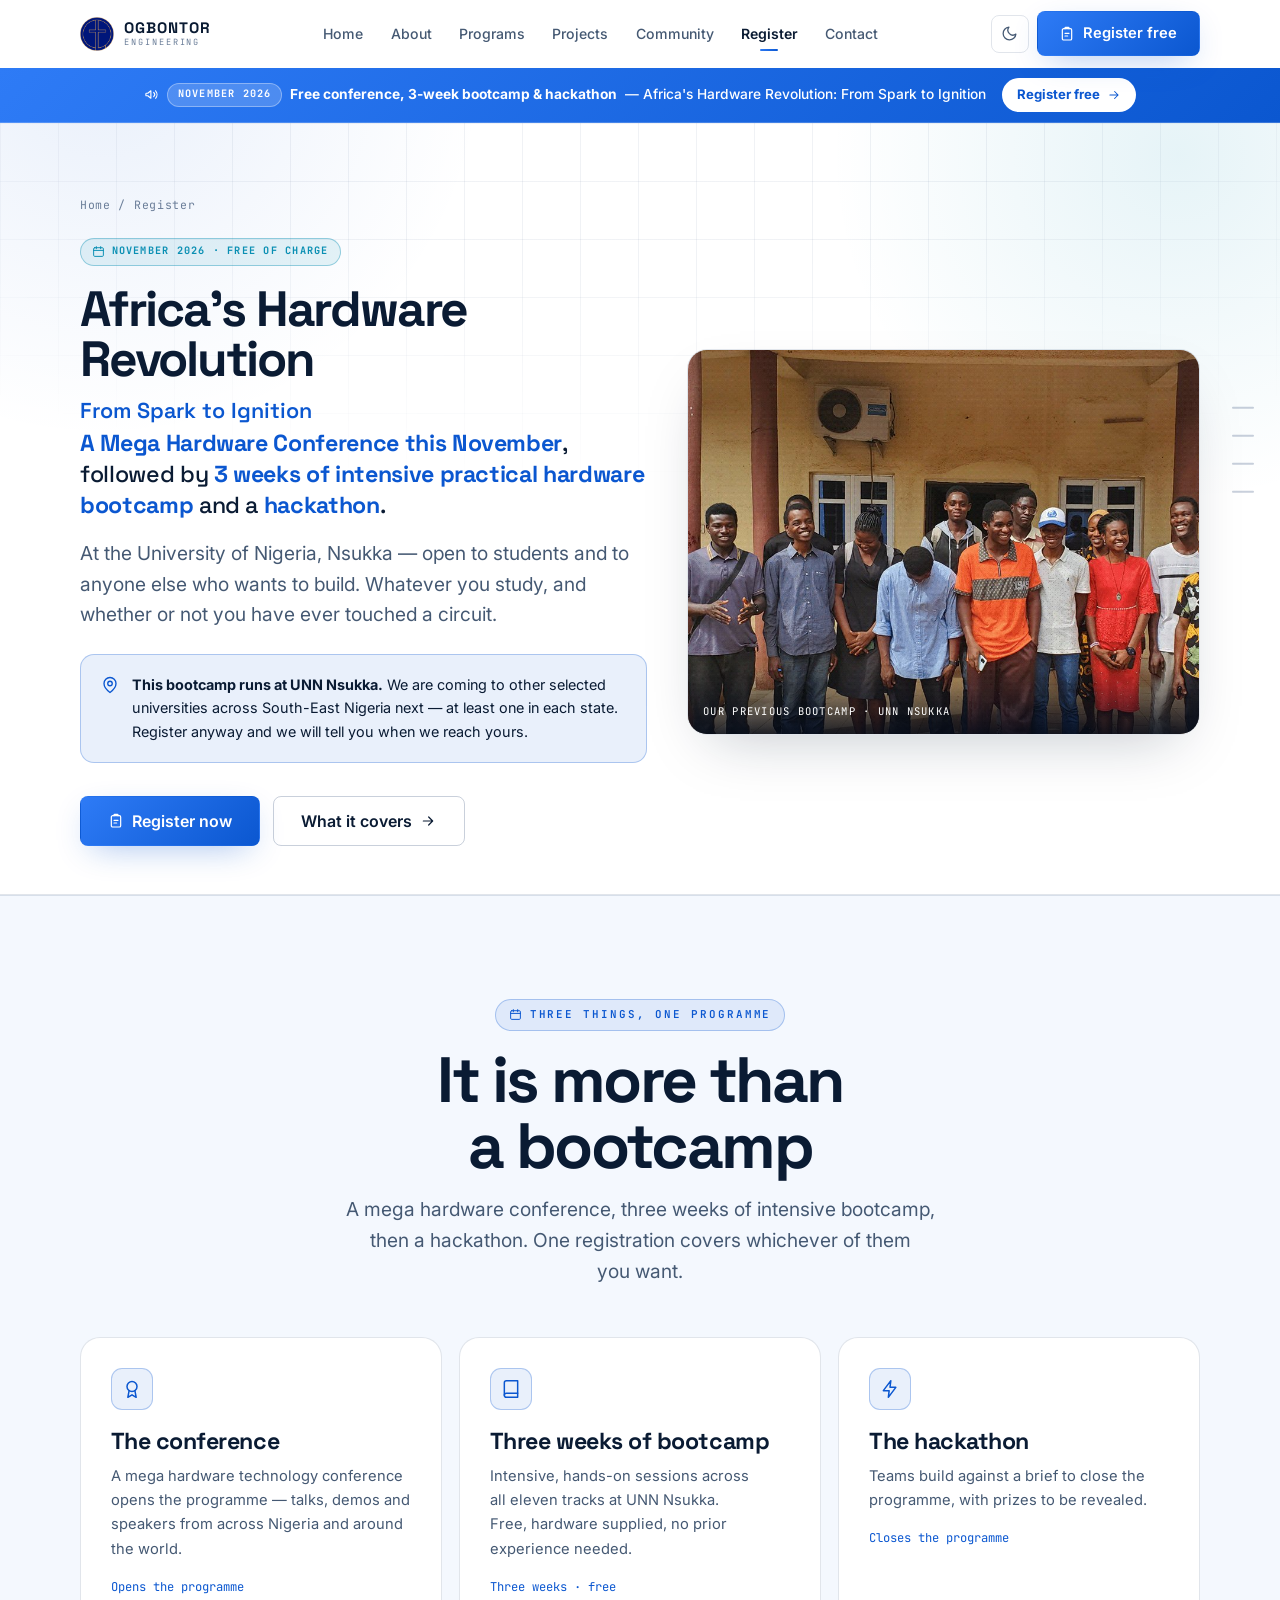
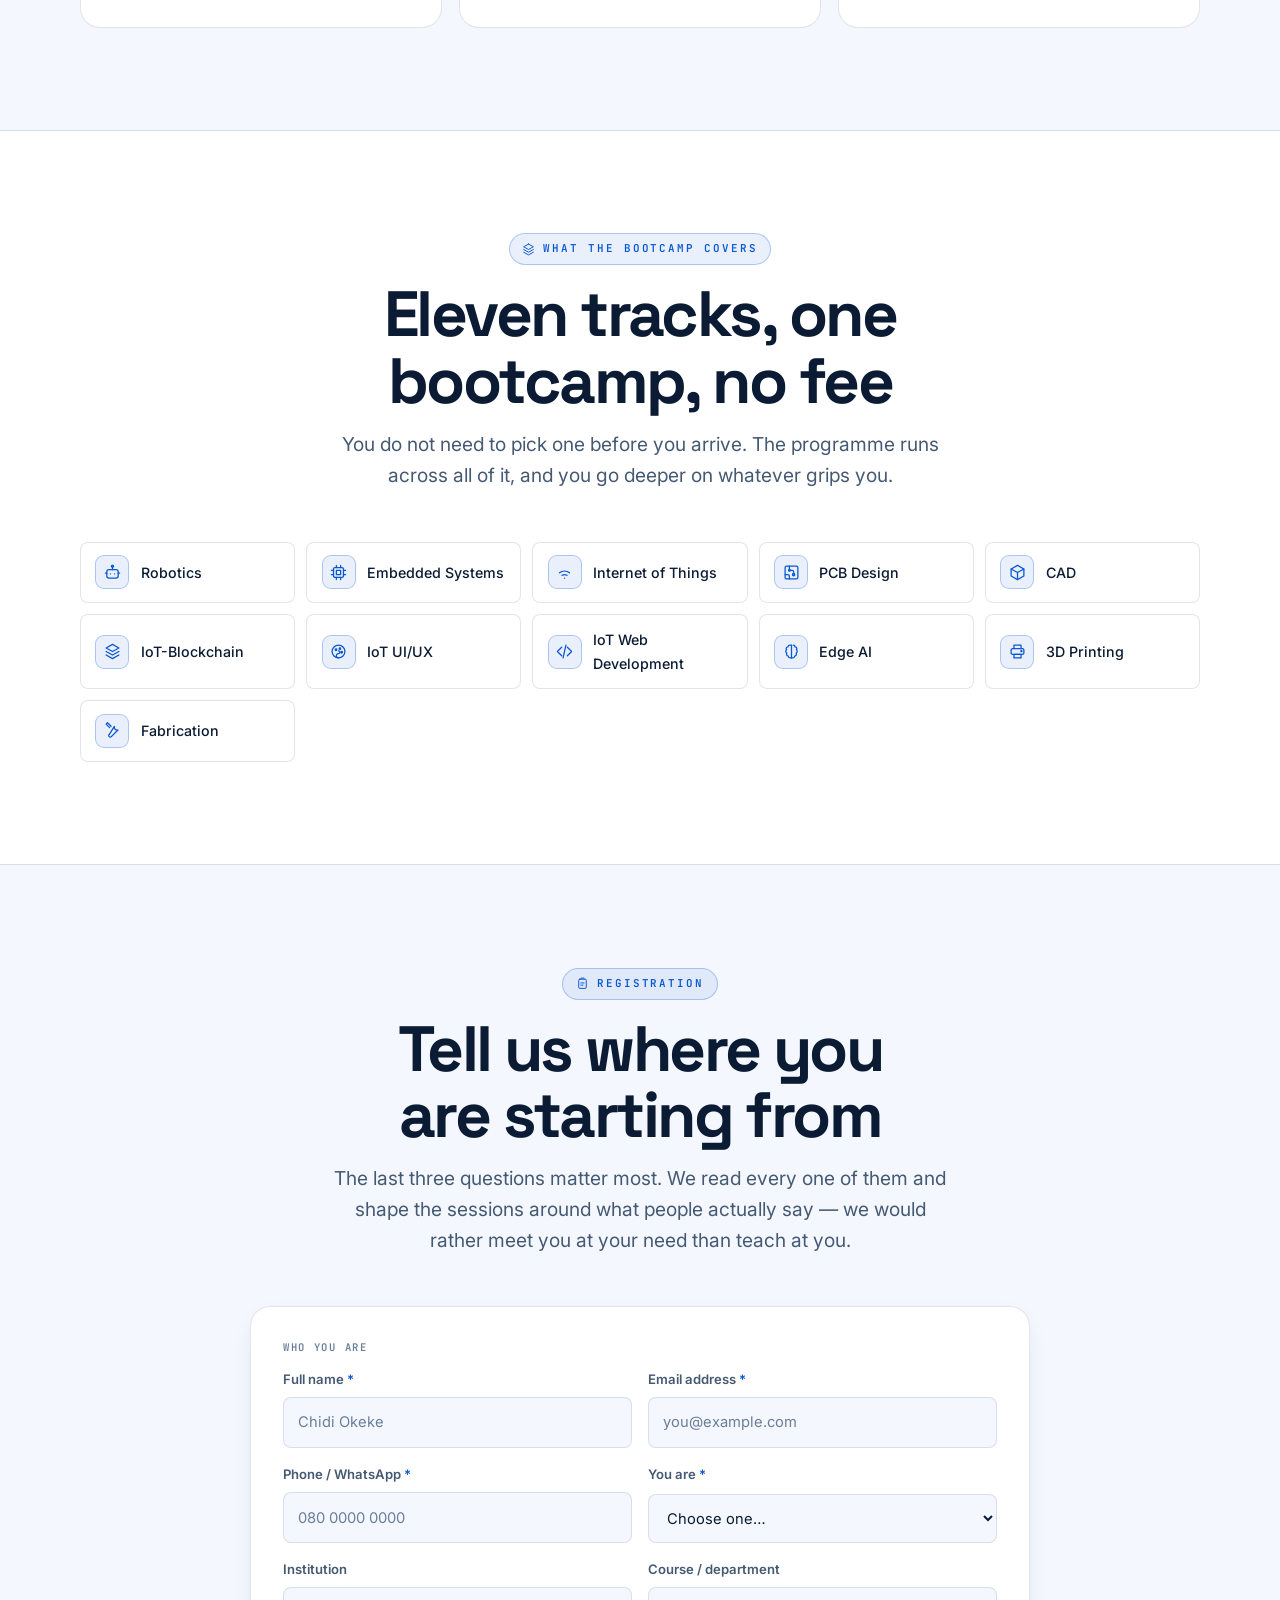
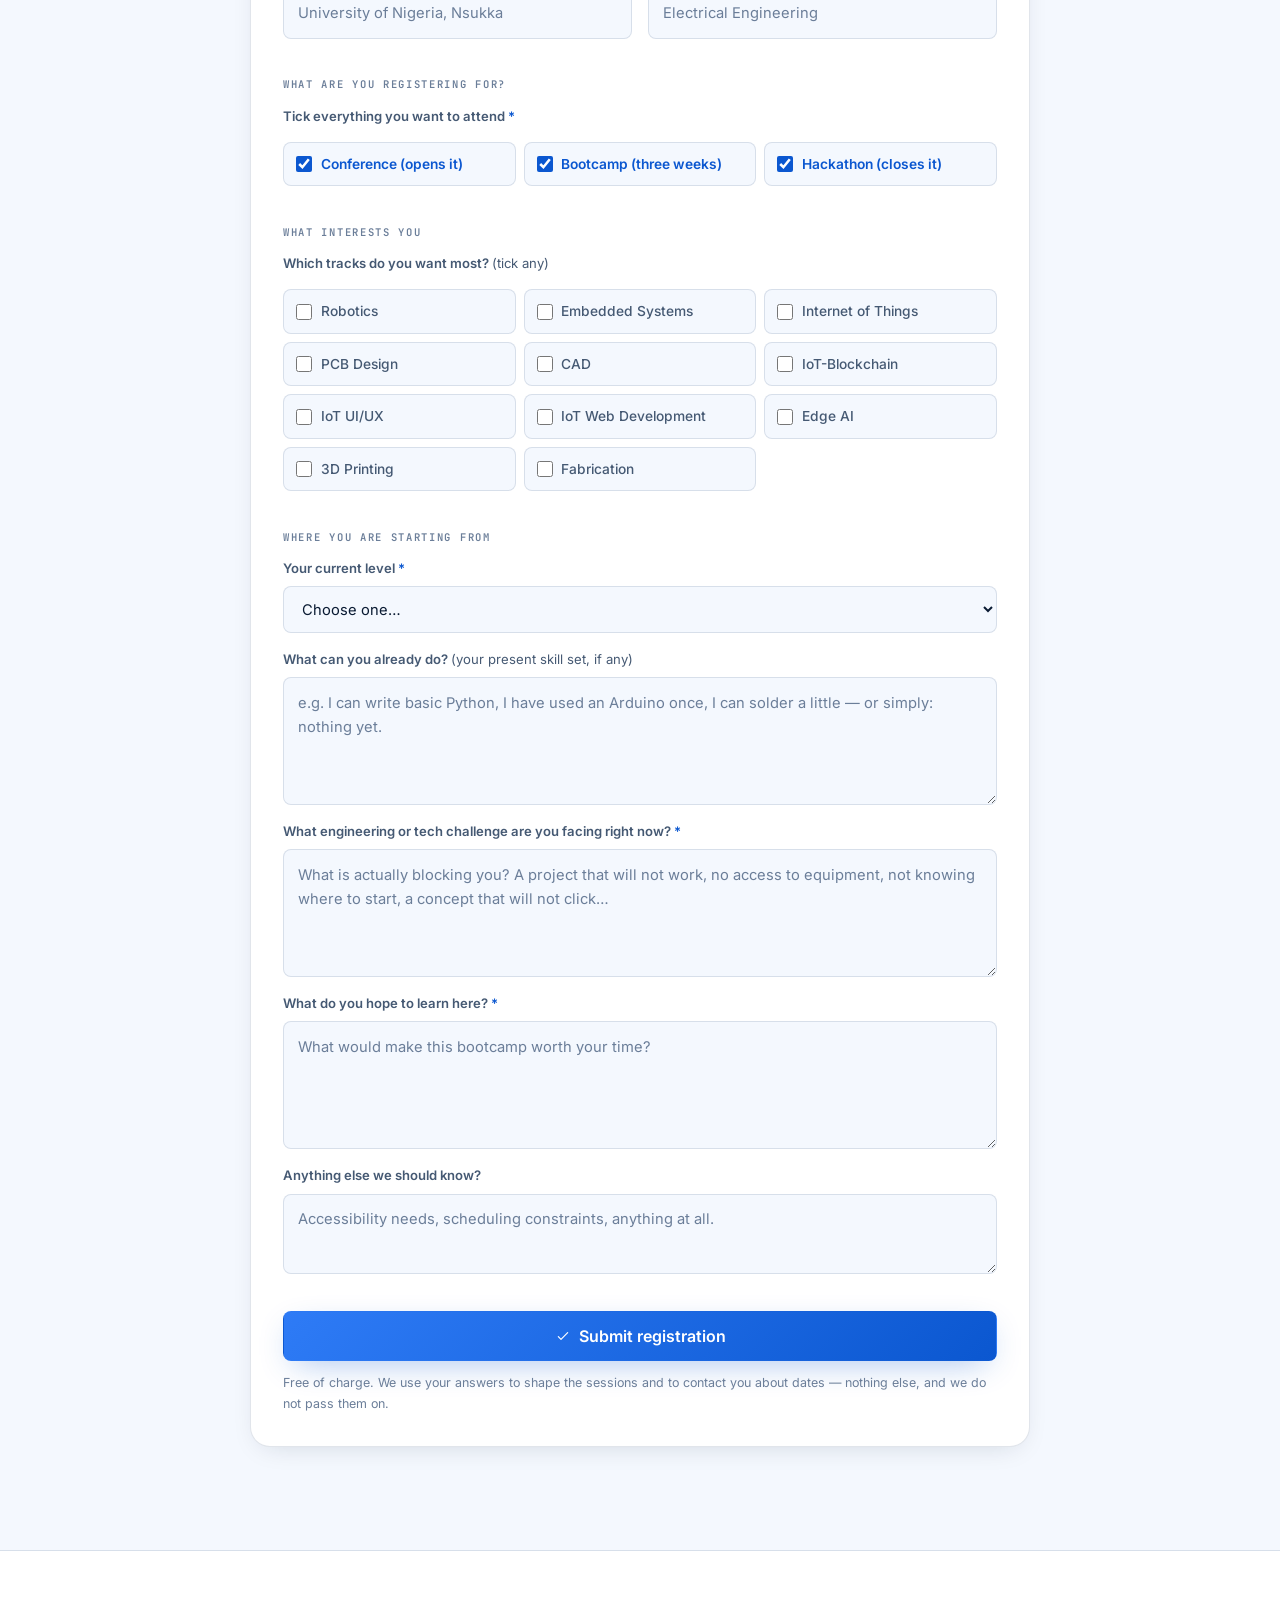
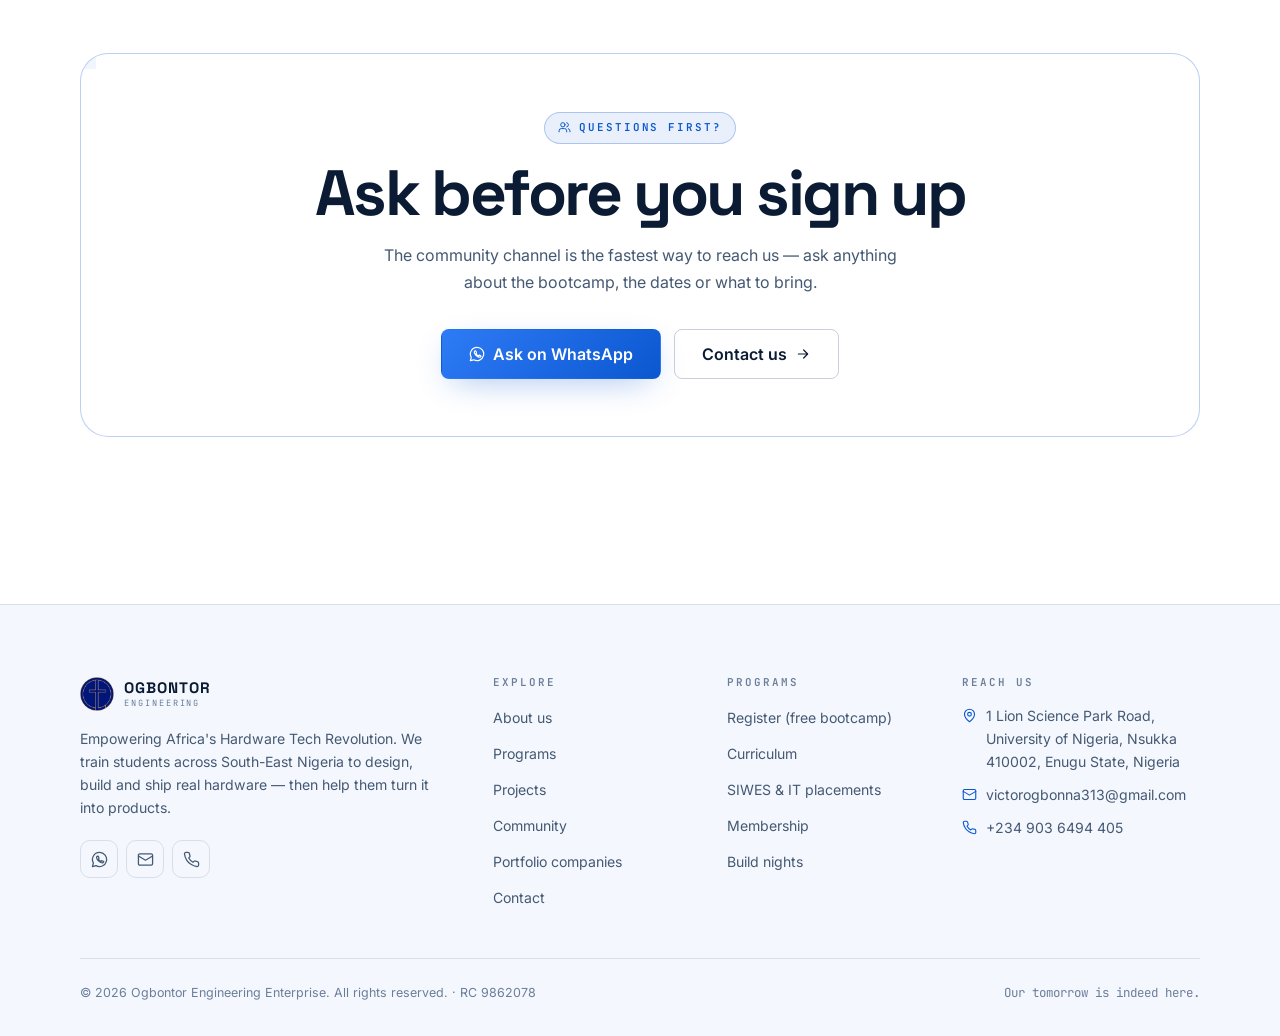
<file: register.html>
<!doctype html>
<html lang="en">
<head>
<meta charset="utf-8">
<meta name="viewport" content="width=device-width, initial-scale=1">
<title>Register — Free Hardware Bootcamp — Ogbontor Engineering Enterprise</title>
<meta name="description" content="Register free for Africa's Hardware Revolution: From Spark to Ignition — a free hardware bootcamp at UNN Nsukka covering robotics, embedded systems, IoT, PCB design, CAD, edge AI, 3D printing and more.">
<meta name="theme-color" content="#0B57D0">
<link rel="canonical" href="https://ogbontor.com/register.html">
<meta property="og:type" content="website">
<meta property="og:site_name" content="Ogbontor Engineering Enterprise">
<meta property="og:title" content="Register — Free Hardware Bootcamp — Ogbontor Engineering Enterprise">
<meta property="og:description" content="Register free for Africa's Hardware Revolution: From Spark to Ignition — a free hardware bootcamp at UNN Nsukka covering robotics, embedded systems, IoT, PCB design, CAD, edge AI, 3D printing and more.">
<meta property="og:url" content="https://ogbontor.com/register.html">
<meta property="og:image" content="https://ogbontor.com/assets/img/link-preview.jpg">
<meta property="og:image:secure_url" content="https://ogbontor.com/assets/img/link-preview.jpg">
<meta property="og:image:type" content="image/jpeg">
<meta property="og:image:width" content="1200">
<meta property="og:image:height" content="630">
<meta property="og:image:alt" content="Ogbontor Engineering Enterprise — South-East Nigeria's largest student hardware tech community">
<meta property="og:locale" content="en_NG">
<meta name="twitter:card" content="summary_large_image">
<meta name="twitter:image" content="https://ogbontor.com/assets/img/link-preview.jpg">
<meta name="twitter:image:alt" content="Ogbontor Engineering Enterprise">
<meta name="author" content="Ogbontor Engineering Enterprise">
<meta name="robots" content="index, follow, max-image-preview:large, max-snippet:-1, max-video-preview:-1">
<meta name="geo.region" content="NG-EN">
<meta name="geo.placename" content="Nsukka, Enugu State, Nigeria">
<meta name="geo.position" content="6.8567;7.3958">
<meta name="ICBM" content="6.8567, 7.3958">
<link rel="icon" href="assets/img/favicon.png" type="image/png">
<link rel="apple-touch-icon" href="assets/img/favicon.png">
<link rel="preconnect" href="https://fonts.googleapis.com">
<link rel="preconnect" href="https://fonts.gstatic.com" crossorigin>
<link rel="stylesheet" href="https://fonts.googleapis.com/css2?family=Inter:wght@400;500;600;700&family=Space+Grotesk:wght@500;600;700&family=JetBrains+Mono:wght@400;600&display=swap">
<meta name="register-endpoint" content="https://script.google.com/macros/s/AKfycbyH2rW40zmKwwqDDqF91gTuwTG6fb1hSAtO6N1WHHh8ukCKSzHLNXvC14F_ccUOmxnA/exec">
<link rel="stylesheet" href="assets/css/styles.css?v=35d93f34">
<noscript><style>.reveal{opacity:1!important;transform:none!important}</style></noscript>
<script type="application/ld+json">
{
  "@context": "https://schema.org",
  "@type": ["Organization", "EducationalOrganization"],
  "name": "Ogbontor Engineering Enterprise",
  "alternateName": "Ogbontor",
  "url": "https://ogbontor.com/",
  "logo": "https://ogbontor.com/assets/img/logo.png",
  "image": "https://ogbontor.com/assets/img/link-preview.jpg",
  "description": "The largest student hardware tech community in South-East Nigeria — training students in embedded systems, robotics, IoT and blockchain hardware.",
  "email": "victorogbonna313@gmail.com",
  "telephone": "+2349036494405",
  "slogan": "Empowering Africa's Hardware Tech Revolution",
  "identifier": "RC 9862078",
  "address": {
    "@type": "PostalAddress",
    "streetAddress": "1 Lion Science Park Road, University of Nigeria",
    "addressLocality": "Nsukka",
    "postalCode": "410002",
    "addressRegion": "Enugu State",
    "addressCountry": "NG"
  },
  "areaServed": "South-East Nigeria",
  "foundingLocation": "Nsukka, Enugu State, Nigeria",
  "knowsAbout": ["Embedded Systems", "Robotics", "Internet of Things", "PCB Design",
                 "Edge AI", "Blockchain Hardware", "3D Printing", "CAD", "Fabrication"],
  "sameAs": ["https://chat.whatsapp.com/CBLct4fEPPa8FAFz10cGH8"]
}
</script>
<script type="application/ld+json">
{
  "@context": "https://schema.org",
  "@type": "WebSite",
  "name": "Ogbontor Engineering Enterprise",
  "url": "https://ogbontor.com/",
  "inLanguage": "en-NG",
  "publisher": { "@type": "Organization", "name": "Ogbontor Engineering Enterprise" }
}
</script>
<script type="application/ld+json">
{
  "@context": "https://schema.org",
  "@type": "EducationEvent",
  "name": "Africa's Hardware Revolution: From Spark to Ignition",
  "description": "A mega hardware technology conference at the University of Nigeria, Nsukka, followed by three weeks of intensive free bootcamp covering robotics, embedded systems, IoT, PCB design, CAD, IoT-blockchain, edge AI, 3D printing and fabrication, closing with a hackathon.",
  "startDate": "2026-11",
  "eventStatus": "https://schema.org/EventScheduled",
  "eventAttendanceMode": "https://schema.org/OfflineEventAttendanceMode",
  "isAccessibleForFree": true,
  "inLanguage": "en-NG",
  "url": "https://ogbontor.com/register.html",
  "image": "https://ogbontor.com/assets/img/link-preview.jpg",
  "location": {
    "@type": "Place",
    "name": "University of Nigeria, Nsukka",
    "address": {
      "@type": "PostalAddress",
      "streetAddress": "1 Lion Science Park Road, University of Nigeria",
      "addressLocality": "Nsukka",
      "postalCode": "410002",
      "addressRegion": "Enugu State",
      "addressCountry": "NG"
    }
  },
  "organizer": { "@type": "Organization", "name": "Ogbontor Engineering Enterprise", "url": "https://ogbontor.com/" },
  "offers": {
    "@type": "Offer",
    "price": "0",
    "priceCurrency": "NGN",
    "availability": "https://schema.org/InStock",
    "url": "https://ogbontor.com/register.html",
    "validFrom": "2026-09-01"
  },
  "audience": { "@type": "EducationalAudience", "educationalRole": "student" }
}
</script>

<script>
  // Set the theme before first paint so there is no flash of the wrong colours.
  // Blue-on-white is the brand default; only an explicit choice switches to dark.
  (function(){try{if(localStorage.getItem("ogbontor-theme")==="dark")
     document.documentElement.setAttribute("data-theme","dark");}catch(e){}})();
</script>
</head>
<body>
<a class="skip-link" href="#main">Skip to content</a>

<header class="site-header">
  <div class="container nav">
    <a class="brand" href="index.html" aria-label="Ogbontor Engineering Enterprise — home">
      <img src="assets/img/logo.png" alt="" width="34" height="34">
      <span>
        <span class="brand-name">OGBONTOR</span><br>
        <span class="brand-sub">Engineering</span>
      </span>
    </a>

    <nav id="primary-nav" class="nav-links" aria-label="Primary">
          <a href="index.html">Home</a>
          <a href="about.html">About</a>
          <a href="programs.html">Programs</a>
          <a href="projects.html">Projects</a>
          <a href="community.html">Community</a>
          <a href="register.html">Register</a>
          <a href="contact.html">Contact</a>
    </nav>

    <div class="nav-actions">
      <button class="icon-btn" data-theme-toggle type="button" aria-label="Switch colour theme">
        <span class="theme-icon-sun"><svg viewBox="0 0 24 24" fill="none" stroke="currentColor" stroke-width="1.8" stroke-linecap="round" stroke-linejoin="round" aria-hidden="true"><circle cx="12" cy="12" r="4"/><path d="M12 2v2m0 16v2M4.9 4.9l1.4 1.4m11.4 11.4 1.4 1.4M2 12h2m16 0h2M4.9 19.1l1.4-1.4M17.7 6.3l1.4-1.4"/></svg></span>
        <span class="theme-icon-moon"><svg viewBox="0 0 24 24" fill="none" stroke="currentColor" stroke-width="1.8" stroke-linecap="round" stroke-linejoin="round" aria-hidden="true"><path d="M21 12.8A9 9 0 1 1 11.2 3a7 7 0 0 0 9.8 9.8z"/></svg></span>
      </button>
      <a class="btn btn--primary nav-cta" href="register.html"><svg viewBox="0 0 24 24" fill="none" stroke="currentColor" stroke-width="1.8" stroke-linecap="round" stroke-linejoin="round" aria-hidden="true"><rect x="5" y="4" width="14" height="17" rx="2"/><path d="M9 4V3a1 1 0 0 1 1-1h4a1 1 0 0 1 1 1v1"/><path d="M9 11h6M9 15h4"/></svg> Register free</a>
      <button class="icon-btn nav-toggle" data-nav-toggle type="button"
              aria-label="Toggle navigation" aria-expanded="false" aria-controls="primary-nav">
        <svg viewBox="0 0 24 24" fill="none" stroke="currentColor" stroke-width="1.8" stroke-linecap="round" stroke-linejoin="round" aria-hidden="true"><path d="M3 6h18M3 12h18M3 18h18"/></svg>
      </button>
    </div>
  </div>
</header>

<main id="main">

<div class="alert-bar">
  <div class="container">
    <p>
      <svg viewBox="0 0 24 24" fill="none" stroke="currentColor" stroke-width="1.8" stroke-linecap="round" stroke-linejoin="round" aria-hidden="true"><path d="M3 11v2a1 1 0 0 0 1 1h2l5 4V6L6 10H4a1 1 0 0 0-1 1z"/><path d="M15.5 8.5a5 5 0 0 1 0 7M18.5 6a9 9 0 0 1 0 12"/></svg>
      <span class="pill">November 2026</span>
      <strong>Free conference, 3-week bootcamp &amp; hackathon</strong>
      <span class="alert-tagline">&mdash; Africa's Hardware Revolution: From Spark to Ignition</span>
    </p>
    <a class="alert-cta" href="register.html">Register free <svg viewBox="0 0 24 24" fill="none" stroke="currentColor" stroke-width="1.8" stroke-linecap="round" stroke-linejoin="round" aria-hidden="true"><path d="M5 12h14m-6-6 6 6-6 6"/></svg></a>
  </div>
</div>
  <section class="page-hero">
    <div class="backdrop"><div class="grid-lines"></div></div>
    <div class="container">
      <p class="crumbs"><a href="index.html">Home</a> / Register</p>

      <div class="reg-hero mt-3">
        <div>
          <span class="free-badge"><svg viewBox="0 0 24 24" fill="none" stroke="currentColor" stroke-width="1.8" stroke-linecap="round" stroke-linejoin="round" aria-hidden="true"><rect x="3" y="5" width="18" height="16" rx="2"/><path d="M8 3v4m8-4v4M3 10h18"/></svg> November 2026 &middot; free of charge</span>
          <h1 class="mt-2">Africa's Hardware Revolution</h1>
          <p class="theme-line" style="font-family:var(--font-display);font-weight:600;font-size:clamp(1rem,2.2vw,1.35rem);color:var(--accent);margin-top:.5rem">From Spark to Ignition</p>
          <p class="programme-line"><strong>A Mega Hardware Conference this November</strong>, followed by
            <strong>3 weeks of intensive practical hardware bootcamp</strong> and a <strong>hackathon</strong>.</p>
          <p class="lede mt-2">At the University of Nigeria, Nsukka — open to students and to anyone else who
            wants to build. Whatever you study, and whether or not you have ever touched a circuit.</p>
          <div class="callout mt-3"><svg viewBox="0 0 24 24" fill="none" stroke="currentColor" stroke-width="1.8" stroke-linecap="round" stroke-linejoin="round" aria-hidden="true"><path d="M20 10c0 6-8 12-8 12s-8-6-8-12a8 8 0 0 1 16 0z"/><circle cx="12" cy="10" r="3"/></svg><span><strong>This bootcamp runs at UNN Nsukka.</strong>
            We are coming to other selected universities across South-East Nigeria next &mdash; at least one
            in each state. Register anyway and we will tell you when we reach yours.</span></div>
          <div class="hero-cta">
            <a class="btn btn--primary btn--lg" href="#register-form"><svg viewBox="0 0 24 24" fill="none" stroke="currentColor" stroke-width="1.8" stroke-linecap="round" stroke-linejoin="round" aria-hidden="true"><rect x="5" y="4" width="14" height="17" rx="2"/><path d="M9 4V3a1 1 0 0 1 1-1h4a1 1 0 0 1 1 1v1"/><path d="M9 11h6M9 15h4"/></svg> Register now</a>
            <a class="btn btn--ghost btn--lg" href="#covers">What it covers <svg viewBox="0 0 24 24" fill="none" stroke="currentColor" stroke-width="1.8" stroke-linecap="round" stroke-linejoin="round" aria-hidden="true"><path d="M5 12h14m-6-6 6 6-6 6"/></svg></a>
          </div>
        </div>
        <figure>
          <img src="assets/img/gallery/cohort-group-photo.jpg"
               alt="Attendees of a previous Ogbontor bootcamp at UNN Nsukka" width="800" height="600" fetchpriority="high">
          <figcaption>Our previous bootcamp &middot; UNN Nsukka</figcaption>
        </figure>
      </div>
    </div>
  </section>

  <section class="section section--alt" id="events">
    <div class="container">
      <div class="sec-head sec-head--center">
        <span class="eyebrow"><svg viewBox="0 0 24 24" fill="none" stroke="currentColor" stroke-width="1.8" stroke-linecap="round" stroke-linejoin="round" aria-hidden="true"><rect x="3" y="5" width="18" height="16" rx="2"/><path d="M8 3v4m8-4v4M3 10h18"/></svg> Three things, one programme</span>
        <h2>It is more than a bootcamp</h2>
        <p class="lede">A mega hardware conference, three weeks of intensive bootcamp, then a hackathon.
          One registration covers whichever of them you want.</p>
      </div>
      <div class="grid grid-3">
        <article class="card reveal" data-delay="0.00">
          <div class="card-ico"><svg viewBox="0 0 24 24" fill="none" stroke="currentColor" stroke-width="1.8" stroke-linecap="round" stroke-linejoin="round" aria-hidden="true"><circle cx="12" cy="9" r="6"/><path d="m8.5 14-1.5 8 5-3 5 3-1.5-8"/></svg></div>
          <h3>The conference</h3>
          <p>A mega hardware technology conference opens the programme — talks, demos and speakers from across Nigeria and around the world.</p>
          <p class="mono mt-2" style="font-size:.76rem;color:var(--accent)">Opens the programme</p>
        </article>
        <article class="card reveal" data-delay="0.08">
          <div class="card-ico"><svg viewBox="0 0 24 24" fill="none" stroke="currentColor" stroke-width="1.8" stroke-linecap="round" stroke-linejoin="round" aria-hidden="true"><path d="M4 19.5A2.5 2.5 0 0 1 6.5 17H20"/><path d="M6.5 2H20v20H6.5A2.5 2.5 0 0 1 4 19.5v-15A2.5 2.5 0 0 1 6.5 2z"/></svg></div>
          <h3>Three weeks of bootcamp</h3>
          <p>Intensive, hands-on sessions across all eleven tracks at UNN Nsukka. Free, hardware supplied, no prior experience needed.</p>
          <p class="mono mt-2" style="font-size:.76rem;color:var(--accent)">Three weeks &middot; free</p>
        </article>
        <article class="card reveal" data-delay="0.16">
          <div class="card-ico"><svg viewBox="0 0 24 24" fill="none" stroke="currentColor" stroke-width="1.8" stroke-linecap="round" stroke-linejoin="round" aria-hidden="true"><path d="M13 2 4 14h7l-1 8 9-12h-7l1-8z"/></svg></div>
          <h3>The hackathon</h3>
          <p>Teams build against a brief to close the programme, with prizes to be revealed.</p>
          <p class="mono mt-2" style="font-size:.76rem;color:var(--accent)">Closes the programme</p>
        </article>
      </div>
    </div>
  </section>

  <section class="section" id="covers">
    <div class="container">
      <div class="sec-head sec-head--center">
        <span class="eyebrow"><svg viewBox="0 0 24 24" fill="none" stroke="currentColor" stroke-width="1.8" stroke-linecap="round" stroke-linejoin="round" aria-hidden="true"><path d="m12 2 9 5-9 5-9-5 9-5z"/><path d="m3 12 9 5 9-5M3 17l9 5 9-5"/></svg> What the bootcamp covers</span>
        <h2>Eleven tracks, one bootcamp, no fee</h2>
        <p class="lede">You do not need to pick one before you arrive. The programme runs across all of it,
          and you go deeper on whatever grips you.</p>
      </div>
      <div class="tracks">
          <div class="track">
            <span class="t-ico"><svg viewBox="0 0 24 24" fill="none" stroke="currentColor" stroke-width="1.8" stroke-linecap="round" stroke-linejoin="round" aria-hidden="true"><rect x="4" y="8" width="16" height="12" rx="3"/><path d="M12 4v4M9 14h.01M15 14h.01M2 13h2m16 0h2"/><circle cx="12" cy="3" r="1.5"/></svg></span><span>Robotics</span>
          </div>
          <div class="track">
            <span class="t-ico"><svg viewBox="0 0 24 24" fill="none" stroke="currentColor" stroke-width="1.8" stroke-linecap="round" stroke-linejoin="round" aria-hidden="true"><rect x="5" y="5" width="14" height="14" rx="2"/><rect x="9" y="9" width="6" height="6"/><path d="M9 2v3m6-3v3M9 19v3m6-3v3M2 9h3m-3 6h3m14-6h3m-3 6h3"/></svg></span><span>Embedded Systems</span>
          </div>
          <div class="track">
            <span class="t-ico"><svg viewBox="0 0 24 24" fill="none" stroke="currentColor" stroke-width="1.8" stroke-linecap="round" stroke-linejoin="round" aria-hidden="true"><path d="M5 12.5a11 11 0 0 1 14 0M8.5 16a6.5 6.5 0 0 1 7 0M12 20h.01"/></svg></span><span>Internet of Things</span>
          </div>
          <div class="track">
            <span class="t-ico"><svg viewBox="0 0 24 24" fill="none" stroke="currentColor" stroke-width="1.8" stroke-linecap="round" stroke-linejoin="round" aria-hidden="true"><rect x="3" y="3" width="18" height="18" rx="2"/><path d="M9 3v4a2 2 0 0 0 2 2h2a2 2 0 0 1 2 2v3M3 15h4a2 2 0 0 1 2 2v4"/><circle cx="15" cy="15" r="1.6"/><circle cx="9" cy="9" r="1.2"/></svg></span><span>PCB Design</span>
          </div>
          <div class="track">
            <span class="t-ico"><svg viewBox="0 0 24 24" fill="none" stroke="currentColor" stroke-width="1.8" stroke-linecap="round" stroke-linejoin="round" aria-hidden="true"><path d="m12 2 9 5v10l-9 5-9-5V7l9-5z"/><path d="m12 12 9-5m-9 5v10m0-10L3 7"/></svg></span><span>CAD</span>
          </div>
          <div class="track">
            <span class="t-ico"><svg viewBox="0 0 24 24" fill="none" stroke="currentColor" stroke-width="1.8" stroke-linecap="round" stroke-linejoin="round" aria-hidden="true"><path d="m12 2 9 5-9 5-9-5 9-5z"/><path d="m3 12 9 5 9-5M3 17l9 5 9-5"/></svg></span><span>IoT-Blockchain</span>
          </div>
          <div class="track">
            <span class="t-ico"><svg viewBox="0 0 24 24" fill="none" stroke="currentColor" stroke-width="1.8" stroke-linecap="round" stroke-linejoin="round" aria-hidden="true"><circle cx="12" cy="12" r="9"/><circle cx="8.5" cy="9.5" r="1.1" fill="currentColor"/><circle cx="14" cy="8" r="1.1" fill="currentColor"/><circle cx="16.5" cy="13" r="1.1" fill="currentColor"/><path d="M12 21a3 3 0 0 1 0-6 2 2 0 0 0 0-4"/></svg></span><span>IoT UI/UX</span>
          </div>
          <div class="track">
            <span class="t-ico"><svg viewBox="0 0 24 24" fill="none" stroke="currentColor" stroke-width="1.8" stroke-linecap="round" stroke-linejoin="round" aria-hidden="true"><path d="m8 6-6 6 6 6m8-12 6 6-6 6m-2-15-4 18"/></svg></span><span>IoT Web Development</span>
          </div>
          <div class="track">
            <span class="t-ico"><svg viewBox="0 0 24 24" fill="none" stroke="currentColor" stroke-width="1.8" stroke-linecap="round" stroke-linejoin="round" aria-hidden="true"><path d="M9.5 3A2.5 2.5 0 0 0 7 5.5 2.5 2.5 0 0 0 4.5 8a2.5 2.5 0 0 0 .6 1.6A2.5 2.5 0 0 0 4 12a2.5 2.5 0 0 0 1.4 2.2A2.5 2.5 0 0 0 5 16a2.5 2.5 0 0 0 2.5 2.5A2.5 2.5 0 0 0 10 21h2V3z"/><path d="M14.5 3A2.5 2.5 0 0 1 17 5.5 2.5 2.5 0 0 1 19.5 8a2.5 2.5 0 0 1-.6 1.6A2.5 2.5 0 0 1 20 12a2.5 2.5 0 0 1-1.4 2.2A2.5 2.5 0 0 1 19 16a2.5 2.5 0 0 1-2.5 2.5A2.5 2.5 0 0 1 14 21h-2"/></svg></span><span>Edge AI</span>
          </div>
          <div class="track">
            <span class="t-ico"><svg viewBox="0 0 24 24" fill="none" stroke="currentColor" stroke-width="1.8" stroke-linecap="round" stroke-linejoin="round" aria-hidden="true"><path d="M7 8V3h10v5"/><rect x="3" y="8" width="18" height="8" rx="2"/><path d="M7 16h10v5H7z"/><circle cx="17.5" cy="11.5" r=".8" fill="currentColor"/></svg></span><span>3D Printing</span>
          </div>
          <div class="track">
            <span class="t-ico"><svg viewBox="0 0 24 24" fill="none" stroke="currentColor" stroke-width="1.8" stroke-linecap="round" stroke-linejoin="round" aria-hidden="true"><path d="M14.7 6.3a4 4 0 0 0 5 5l-9.4 9.4a2.1 2.1 0 0 1-3-3z"/><path d="m8 8-5-5 2-2 5 5"/></svg></span><span>Fabrication</span>
          </div>
      </div>
    </div>
  </section>

  <section class="section section--alt" id="register-form">
    <div class="container" style="max-width:860px">
      <div class="sec-head sec-head--center">
        <span class="eyebrow"><svg viewBox="0 0 24 24" fill="none" stroke="currentColor" stroke-width="1.8" stroke-linecap="round" stroke-linejoin="round" aria-hidden="true"><rect x="5" y="4" width="14" height="17" rx="2"/><path d="M9 4V3a1 1 0 0 1 1-1h4a1 1 0 0 1 1 1v1"/><path d="M9 11h6M9 15h4"/></svg> Registration</span>
        <h2>Tell us where you are starting from</h2>
        <p class="lede">The last three questions matter most. We read every one of them and shape the
          sessions around what people actually say — we would rather meet you at your need than teach at you.</p>
      </div>

      <form class="reg-form" id="registration" data-register
            data-endpoint="https://script.google.com/macros/s/AKfycbyH2rW40zmKwwqDDqF91gTuwTG6fb1hSAtO6N1WHHh8ukCKSzHLNXvC14F_ccUOmxnA/exec" data-fallback-email="victorogbonna313@gmail.com" novalidate>

        <fieldset class="fieldset">
          <legend>Who you are</legend>
          <div class="field-row field-row--2">
            <div class="field">
              <label for="r-name">Full name <span class="req">*</span></label>
              <input class="input" id="r-name" name="Full name" type="text" required autocomplete="name" placeholder="Chidi Okeke">
            </div>
            <div class="field">
              <label for="r-email">Email address <span class="req">*</span></label>
              <input class="input" id="r-email" name="Email" type="email" required autocomplete="email" placeholder="you@example.com">
            </div>
          </div>
          <div class="field-row field-row--2">
            <div class="field">
              <label for="r-phone">Phone / WhatsApp <span class="req">*</span></label>
              <input class="input" id="r-phone" name="Phone" type="tel" required autocomplete="tel" placeholder="080 0000 0000">
            </div>
            <div class="field">
              <label for="r-status">You are <span class="req">*</span></label>
              <select class="select input" id="r-status" name="Status" required>
                <option value="">Choose one…</option>
                <option>Student at UNN Nsukka</option>
                <option>Student at another institution</option>
                <option>Recent graduate</option>
                <option>Not a student</option>
              </select>
            </div>
          </div>
          <div class="field-row field-row--2">
            <div class="field">
              <label for="r-inst">Institution</label>
              <input class="input" id="r-inst" name="Institution" type="text" placeholder="University of Nigeria, Nsukka">
            </div>
            <div class="field">
              <label for="r-course">Course / department</label>
              <input class="input" id="r-course" name="Course" type="text" placeholder="Electrical Engineering">
            </div>
          </div>
        </fieldset>

        <fieldset class="fieldset">
          <legend>What are you registering for?</legend>
          <div class="field">
            <label>Tick everything you want to attend <span class="req">*</span></label>
            <div class="check-grid mt-1" data-require-one="events">
              <label><input type="checkbox" name="events" value="Conference" checked><span>Conference (opens it)</span></label>
              <label><input type="checkbox" name="events" value="Bootcamp" checked><span>Bootcamp (three weeks)</span></label>
              <label><input type="checkbox" name="events" value="Hackathon" checked><span>Hackathon (closes it)</span></label>
            </div>
          </div>
        </fieldset>

        <fieldset class="fieldset">
          <legend>What interests you</legend>
          <div class="field">
            <label>Which tracks do you want most? <span class="muted" style="font-weight:400">(tick any)</span></label>
            <div class="check-grid mt-1">
            <label><input type="checkbox" name="tracks" value="Robotics"><span>Robotics</span></label>
            <label><input type="checkbox" name="tracks" value="Embedded Systems"><span>Embedded Systems</span></label>
            <label><input type="checkbox" name="tracks" value="Internet of Things"><span>Internet of Things</span></label>
            <label><input type="checkbox" name="tracks" value="PCB Design"><span>PCB Design</span></label>
            <label><input type="checkbox" name="tracks" value="CAD"><span>CAD</span></label>
            <label><input type="checkbox" name="tracks" value="IoT-Blockchain"><span>IoT-Blockchain</span></label>
            <label><input type="checkbox" name="tracks" value="IoT UI/UX"><span>IoT UI/UX</span></label>
            <label><input type="checkbox" name="tracks" value="IoT Web Development"><span>IoT Web Development</span></label>
            <label><input type="checkbox" name="tracks" value="Edge AI"><span>Edge AI</span></label>
            <label><input type="checkbox" name="tracks" value="3D Printing"><span>3D Printing</span></label>
            <label><input type="checkbox" name="tracks" value="Fabrication"><span>Fabrication</span></label>
            </div>
          </div>
        </fieldset>

        <fieldset class="fieldset">
          <legend>Where you are starting from</legend>
          <div class="field">
            <label for="r-level">Your current level <span class="req">*</span></label>
            <select class="select input" id="r-level" name="Skill level" required>
              <option value="">Choose one…</option>
                <option>Complete beginner — never built anything</option>
                <option>Some exposure — a class or a tutorial or two</option>
                <option>Hobbyist — I have built a few things myself</option>
                <option>Intermediate — I can take a project end to end</option>
                <option>Advanced — I work on hardware seriously</option>
            </select>
          </div>
          <div class="field">
            <label for="r-skills">What can you already do? <span class="muted" style="font-weight:400">(your present skill set, if any)</span></label>
            <textarea class="textarea" id="r-skills" name="Present skill set"
              placeholder="e.g. I can write basic Python, I have used an Arduino once, I can solder a little — or simply: nothing yet."></textarea>
          </div>
          <div class="field">
            <label for="r-challenge">What engineering or tech challenge are you facing right now? <span class="req">*</span></label>
            <textarea class="textarea" id="r-challenge" name="Current challenge" required
              placeholder="What is actually blocking you? A project that will not work, no access to equipment, not knowing where to start, a concept that will not click…"></textarea>
          </div>
          <div class="field">
            <label for="r-hope">What do you hope to learn here? <span class="req">*</span></label>
            <textarea class="textarea" id="r-hope" name="Hopes to learn" required
              placeholder="What would make this bootcamp worth your time?"></textarea>
          </div>
          <div class="field">
            <label for="r-extra">Anything else we should know?</label>
            <textarea class="textarea" id="r-extra" name="Anything else" style="min-height:80px"
              placeholder="Accessibility needs, scheduling constraints, anything at all."></textarea>
          </div>
        </fieldset>

        <button class="btn btn--primary btn--block btn--lg" type="submit"><svg viewBox="0 0 24 24" fill="none" stroke="currentColor" stroke-width="1.8" stroke-linecap="round" stroke-linejoin="round" aria-hidden="true"><path d="m5 13 4 4L19 7"/></svg> Submit registration</button>
        <p class="form-status" role="status" aria-live="polite"></p>
        <p class="form-note">Free of charge. We use your answers to shape the sessions and to contact you
          about dates — nothing else, and we do not pass them on.</p>
      </form>
    </div>
  </section>

  <section class="section">
    <div class="container">
      <div class="cta-band bracketed reveal">
        <span class="eyebrow"><svg viewBox="0 0 24 24" fill="none" stroke="currentColor" stroke-width="1.8" stroke-linecap="round" stroke-linejoin="round" aria-hidden="true"><path d="M16 20v-2a4 4 0 0 0-4-4H6a4 4 0 0 0-4 4v2"/><circle cx="9" cy="7" r="4"/><path d="M22 20v-2a4 4 0 0 0-3-3.87M16 3.13A4 4 0 0 1 16 11"/></svg> Questions first?</span>
        <h2 class="mt-2">Ask before you sign up</h2>
        <p>The community channel is the fastest way to reach us — ask anything about the bootcamp,
          the dates or what to bring.</p>
        <div class="hero-cta">
          <a class="btn btn--primary btn--lg" href="https://chat.whatsapp.com/CBLct4fEPPa8FAFz10cGH8" target="_blank" rel="noopener"><svg viewBox="0 0 24 24" fill="none" stroke="currentColor" stroke-width="1.8" stroke-linecap="round" stroke-linejoin="round" aria-hidden="true"><path d="M12 2a10 10 0 0 0-8.6 15L2 22l5.1-1.3A10 10 0 1 0 12 2z"/><path d="M8.5 7.8c.2-.4.4-.4.7-.4h.6c.2 0 .4 0 .6.5l.8 2c.1.3 0 .5-.1.7l-.4.5c-.2.2-.3.4-.1.7a7 7 0 0 0 3.2 2.8c.3.1.5.1.7-.1l.6-.7c.2-.2.4-.2.6-.1l1.9.9c.3.1.4.3.4.5a2 2 0 0 1-1.4 1.6c-.5.2-1.2.2-3.5-.8a9.5 9.5 0 0 1-4.6-4.6c-.8-1.7-.6-2.6-.4-3.1z"/></svg> Ask on WhatsApp</a>
          <a class="btn btn--ghost btn--lg" href="contact.html">Contact us <svg viewBox="0 0 24 24" fill="none" stroke="currentColor" stroke-width="1.8" stroke-linecap="round" stroke-linejoin="round" aria-hidden="true"><path d="M5 12h14m-6-6 6 6-6 6"/></svg></a>
        </div>
      </div>
    </div>
  </section>

</main>

<footer class="site-footer">
  <div class="container">
    <div class="footer-grid">
      <div class="footer-brand">
        <a class="brand" href="index.html">
          <img src="assets/img/logo.png" alt="" width="34" height="34">
          <span>
            <span class="brand-name">OGBONTOR</span><br>
            <span class="brand-sub">Engineering</span>
          </span>
        </a>
        <p>Empowering Africa's Hardware Tech Revolution. We train students across South-East Nigeria to design, build and ship
           real hardware — then help them turn it into products.</p>
        <div class="socials">
          <a href="https://chat.whatsapp.com/CBLct4fEPPa8FAFz10cGH8" target="_blank" rel="noopener" aria-label="WhatsApp community"><svg viewBox="0 0 24 24" fill="none" stroke="currentColor" stroke-width="1.8" stroke-linecap="round" stroke-linejoin="round" aria-hidden="true"><path d="M12 2a10 10 0 0 0-8.6 15L2 22l5.1-1.3A10 10 0 1 0 12 2z"/><path d="M8.5 7.8c.2-.4.4-.4.7-.4h.6c.2 0 .4 0 .6.5l.8 2c.1.3 0 .5-.1.7l-.4.5c-.2.2-.3.4-.1.7a7 7 0 0 0 3.2 2.8c.3.1.5.1.7-.1l.6-.7c.2-.2.4-.2.6-.1l1.9.9c.3.1.4.3.4.5a2 2 0 0 1-1.4 1.6c-.5.2-1.2.2-3.5-.8a9.5 9.5 0 0 1-4.6-4.6c-.8-1.7-.6-2.6-.4-3.1z"/></svg></a>
          <a href="mailto:victorogbonna313@gmail.com" aria-label="Email us"><svg viewBox="0 0 24 24" fill="none" stroke="currentColor" stroke-width="1.8" stroke-linecap="round" stroke-linejoin="round" aria-hidden="true"><rect x="2" y="4" width="20" height="16" rx="2"/><path d="m2 7 10 6 10-6"/></svg></a>
          <a href="tel:+2349036494405" aria-label="Call us"><svg viewBox="0 0 24 24" fill="none" stroke="currentColor" stroke-width="1.8" stroke-linecap="round" stroke-linejoin="round" aria-hidden="true"><path d="M22 16.9v3a2 2 0 0 1-2.2 2 19.8 19.8 0 0 1-8.6-3.1 19.5 19.5 0 0 1-6-6A19.8 19.8 0 0 1 2.1 4.2 2 2 0 0 1 4.1 2h3a2 2 0 0 1 2 1.7c.1 1 .4 1.9.7 2.8a2 2 0 0 1-.5 2.1L8.1 9.9a16 16 0 0 0 6 6l1.3-1.3a2 2 0 0 1 2.1-.4c.9.3 1.8.6 2.8.7a2 2 0 0 1 1.7 2z"/></svg></a>
        </div>
      </div>

      <div class="footer-col">
        <h2>Explore</h2>
        <ul>
          <li><a href="about.html">About us</a></li>
          <li><a href="programs.html">Programs</a></li>
          <li><a href="projects.html">Projects</a></li>
          <li><a href="community.html">Community</a></li>
          <li><a href="index.html#portfolio">Portfolio companies</a></li>
          <li><a href="contact.html">Contact</a></li>
        </ul>
      </div>

      <div class="footer-col">
        <h2>Programs</h2>
        <ul>
          <li><a href="register.html">Register (free bootcamp)</a></li>
          <li><a href="programs.html#curriculum">Curriculum</a></li>
          <li><a href="programs.html#siwes">SIWES &amp; IT placements</a></li>
          <li><a href="programs.html#membership">Membership</a></li>
          <li><a href="community.html#events">Build nights</a></li>
        </ul>
      </div>

      <div class="footer-col">
        <h2>Reach us</h2>
        <ul class="footer-contact">
          <li><svg viewBox="0 0 24 24" fill="none" stroke="currentColor" stroke-width="1.8" stroke-linecap="round" stroke-linejoin="round" aria-hidden="true"><path d="M20 10c0 6-8 12-8 12s-8-6-8-12a8 8 0 0 1 16 0z"/><circle cx="12" cy="10" r="3"/></svg><a href="https://www.google.com/maps/search/?api=1&query=Lion+Science+Park+Road%2C+University+of+Nigeria%2C+Nsukka%2C+Enugu+State%2C+Nigeria" target="_blank" rel="noopener">1 Lion Science Park Road, University of Nigeria, Nsukka 410002, Enugu State, Nigeria</a></li>
          <li><svg viewBox="0 0 24 24" fill="none" stroke="currentColor" stroke-width="1.8" stroke-linecap="round" stroke-linejoin="round" aria-hidden="true"><rect x="2" y="4" width="20" height="16" rx="2"/><path d="m2 7 10 6 10-6"/></svg><a href="mailto:victorogbonna313@gmail.com">victorogbonna313@gmail.com</a></li>
          <li><svg viewBox="0 0 24 24" fill="none" stroke="currentColor" stroke-width="1.8" stroke-linecap="round" stroke-linejoin="round" aria-hidden="true"><path d="M22 16.9v3a2 2 0 0 1-2.2 2 19.8 19.8 0 0 1-8.6-3.1 19.5 19.5 0 0 1-6-6A19.8 19.8 0 0 1 2.1 4.2 2 2 0 0 1 4.1 2h3a2 2 0 0 1 2 1.7c.1 1 .4 1.9.7 2.8a2 2 0 0 1-.5 2.1L8.1 9.9a16 16 0 0 0 6 6l1.3-1.3a2 2 0 0 1 2.1-.4c.9.3 1.8.6 2.8.7a2 2 0 0 1 1.7 2z"/></svg><a href="tel:+2349036494405">+234 903 6494 405</a></li>
        </ul>
      </div>
    </div>

    <div class="footer-bottom">
      <span>&copy; <span data-year>2026</span> Ogbontor Engineering Enterprise. All rights reserved. &middot; RC 9862078</span>
      <span class="mono">Our tomorrow is indeed here.</span>
    </div>
  </div>
</footer>

<div class="lightbox" data-lightbox role="dialog" aria-modal="true" aria-label="Image viewer">
  <button class="lightbox-close" type="button" aria-label="Close image viewer"><svg viewBox="0 0 24 24" fill="none" stroke="currentColor" stroke-width="1.8" stroke-linecap="round" stroke-linejoin="round" aria-hidden="true"><path d="M18 6 6 18M6 6l12 12"/></svg></button>
  <div>
    <img alt="">
    <p class="lightbox-cap"></p>
  </div>
</div>

<script src="assets/js/main.js?v=3a0c333f"></script>
</body>
</html>
</file>
<file: assets/css/styles.css>
/* ==========================================================================
   Ogbontor Engineering Enterprise — design system
   Dark-first. Light theme is a full token swap, not an afterthought.
   ========================================================================== */

/* ---------- Tokens ----------
   Blue and white is the brand. Light is the DEFAULT theme; dark is a deep-navy
   variant of the same palette, opted into via [data-theme="dark"].            */
:root {
  --ink:        #FFFFFF;
  --surface:    #F4F8FE;
  --surface-2:  #FFFFFF;
  --surface-3:  #E9F1FC;
  --line:       rgba(10, 42, 94, .12);
  --line-2:     rgba(10, 42, 94, .22);
  --text:       #0A1B33;
  --text-muted: #455973;
  --text-subtle:#6B7E99;

  --accent:      #0B57D0;
  --accent-hi:   #2E7BF6;
  --accent-deep: #063A93;
  --accent-soft: rgba(11, 87, 208, .09);
  --accent-line: rgba(11, 87, 208, .28);
  --cyan:        #0A8FB3;
  --cyan-soft:   rgba(10, 143, 179, .10);

  --grad:      linear-gradient(135deg, #2E7BF6 0%, #0B57D0 100%);
  --grad-text: linear-gradient(100deg, #2E7BF6 0%, #0B57D0 55%, #063A93 100%);
  --glow:      0 10px 34px -12px rgba(11, 87, 208, .45);

  --shadow-sm: 0 1px 2px rgba(10, 27, 51, .06);
  --shadow:    0 8px 28px -12px rgba(10, 27, 51, .18);
  --shadow-lg: 0 24px 58px -24px rgba(10, 27, 51, .26);

  --r-sm: 8px; --r: 14px; --r-lg: 20px; --r-xl: 28px;
  --container: 1200px;
  --pad: clamp(1.15rem, 4vw, 2.5rem);

  --font: "Inter", ui-sans-serif, system-ui, -apple-system, "Segoe UI", Roboto, sans-serif;
  --font-display: "Space Grotesk", var(--font);
  --font-mono: "JetBrains Mono", ui-monospace, SFMono-Regular, Menlo, monospace;

  --header-h: 68px;
  color-scheme: light;
}

[data-theme="dark"] {
  --ink:        #060C18;
  --surface:    #0B1424;
  --surface-2:  #101B2F;
  --surface-3:  #16233B;
  --line:       rgba(255, 255, 255, .10);
  --line-2:     rgba(255, 255, 255, .18);
  --text:       #EAF1FB;
  --text-muted: #9DAFC7;
  --text-subtle:#6E819B;

  --accent:      #5C9BFF;
  --accent-hi:   #8CBAFF;
  --accent-deep: #2E7BF6;
  --accent-soft: rgba(92, 155, 255, .14);
  --accent-line: rgba(92, 155, 255, .32);
  --cyan:        #35C7E4;
  --cyan-soft:   rgba(53, 199, 228, .13);

  --grad:      linear-gradient(135deg, #5C9BFF 0%, #2E7BF6 100%);
  --grad-text: linear-gradient(100deg, #8CBAFF 0%, #5C9BFF 52%, #2E7BF6 100%);
  --glow:      0 10px 40px -12px rgba(92, 155, 255, .45);
  --shadow-sm: 0 1px 2px rgba(0, 0, 0, .4);
  --shadow:    0 8px 30px -10px rgba(0, 0, 0, .6);
  --shadow-lg: 0 24px 60px -20px rgba(0, 0, 0, .75);
  color-scheme: dark;
}

/* ---------- Reset ---------- */
*, *::before, *::after { box-sizing: border-box; }
* { margin: 0; }
html { -webkit-text-size-adjust: 100%; scroll-behavior: smooth; scroll-padding-top: calc(var(--header-h) + 18px); }
@media (prefers-reduced-motion: reduce) {
  html { scroll-behavior: auto; }
  *, *::before, *::after { animation-duration: .001ms !important; animation-iteration-count: 1 !important; transition-duration: .001ms !important; }
}
body {
  font-family: var(--font);
  background: var(--ink);
  color: var(--text);
  line-height: 1.65;
  -webkit-font-smoothing: antialiased;
  overflow-x: hidden;
}
img, svg, video { display: block; max-width: 100%; height: auto; }
a { color: inherit; text-decoration: none; }
button, input, textarea, select { font: inherit; color: inherit; }
:focus-visible { outline: 2px solid var(--accent); outline-offset: 3px; border-radius: 4px; }
::selection { background: var(--accent); color: #fff; }

/* ---------- Type ---------- */
h1,h2,h3,h4 {
  font-family: var(--font-display); font-weight: 700;
  line-height: 1.02; letter-spacing: -.035em; text-wrap: balance;
}
/* Display sizes: the page should read from across the room. */
h1 { font-size: clamp(2.9rem, 8.5vw, 6.5rem); font-weight: 700; letter-spacing: -.045em; }
h2 { font-size: clamp(2.1rem, 5.4vw, 4rem);   font-weight: 700; letter-spacing: -.04em; line-height: 1.04; }
h3 { font-size: clamp(1.15rem, 2vw, 1.45rem); line-height: 1.18; letter-spacing: -.02em; }
.sec-head h2 { margin-top: 1.1rem; }
.lede { max-width: 54ch; }
p  { text-wrap: pretty; }
.lede { font-size: clamp(1.05rem, 1.5vw, 1.25rem); color: var(--text-muted); line-height: 1.6; }
.grad-text { background: var(--grad-text); -webkit-background-clip: text; background-clip: text; color: transparent; }

/* ---------- Layout ---------- */
.container { width: 100%; max-width: var(--container); margin-inline: auto; padding-inline: var(--pad); }
.section { padding-block: clamp(3.5rem, 8vw, 7rem); position: relative; }
.section--tight { padding-block: clamp(2.5rem, 5vw, 4rem); }
.section--alt { background: var(--surface); border-block: 1px solid var(--line); }
.skip-link {
  position: absolute; left: 12px; top: -60px; z-index: 200;
  background: var(--accent); color: #fff; padding: .6rem 1rem; border-radius: var(--r-sm); font-weight: 600;
  transition: top .18s;
}
.skip-link:focus { top: 12px; }

/* ---------- Eyebrow / section head ---------- */
.eyebrow {
  display: inline-flex; align-items: center; gap: .5rem;
  font-family: var(--font-mono); font-size: .68rem; font-weight: 600;
  letter-spacing: .18em; text-transform: uppercase; color: var(--accent);
  background: var(--accent-soft); border: 1px solid var(--accent-line);
  padding: .38rem .78rem; border-radius: 999px;
}
.eyebrow svg { width: 13px; height: 13px; }
.sec-head { max-width: 62ch; margin-bottom: clamp(2rem, 4vw, 3.25rem); }
.sec-head--center { margin-inline: auto; text-align: center; }
.sec-head h2 { margin-top: 1rem; }
.sec-head p { margin-top: .9rem; }

/* ---------- Buttons ---------- */
.btn {
  display: inline-flex; align-items: center; justify-content: center; gap: .5rem;
  font-weight: 600; font-size: .92rem; line-height: 1;
  padding: .82rem 1.35rem; border-radius: var(--r-sm);
  border: 1px solid transparent; cursor: pointer;
  transition: transform .18s cubic-bezier(.2,.8,.3,1), box-shadow .18s, background .18s, border-color .18s, color .18s;
  white-space: nowrap;
}
.btn svg { width: 16px; height: 16px; flex: none; }
.btn:hover { transform: translateY(-2px); }
.btn:active { transform: translateY(0); }
.btn--primary { background: var(--grad); color: #fff; box-shadow: var(--glow); }
.btn--primary:hover { box-shadow: 0 14px 44px -10px rgba(255,107,26,.6); }
.btn--ghost { background: transparent; border-color: var(--line-2); color: var(--text); }
.btn--ghost:hover { background: var(--surface-2); border-color: var(--accent-line); }
.btn--solid { background: var(--text); color: var(--ink); }
.btn--lg { padding: 1rem 1.7rem; font-size: 1rem; }
.btn--block { width: 100%; }

/* ---------- Header ---------- */
.site-header {
  position: sticky; top: 0; z-index: 100;
  height: var(--header-h);
  display: flex; align-items: center;
  background: color-mix(in srgb, var(--ink) 78%, transparent);
  backdrop-filter: blur(14px) saturate(1.6);
  -webkit-backdrop-filter: blur(14px) saturate(1.6);
  border-bottom: 1px solid transparent;
  transition: border-color .25s, background .25s;
}
.site-header.is-stuck { border-bottom-color: var(--line); background: color-mix(in srgb, var(--ink) 92%, transparent); }
.nav { display: flex; align-items: center; justify-content: space-between; gap: 1rem; }
.brand { display: flex; align-items: center; gap: .65rem; flex: none; }
.brand img { width: 34px; height: 34px; }
/* the wordmark is a lockup: the two lines should read as one unit */
.brand > span { display: flex; flex-direction: column; line-height: 1; }
.brand-name { font-family: var(--font-display); font-weight: 700; font-size: .95rem; letter-spacing: .06em; line-height: 1; }
.brand-sub {
  font-family: var(--font-mono); font-size: .54rem; letter-spacing: .22em;
  text-transform: uppercase; color: var(--text-subtle); line-height: 1; margin-top: .2rem;
}
.brand br { display: none; }
.nav-links { display: flex; align-items: center; gap: .15rem; }
.nav-links a {
  font-size: .88rem; font-weight: 500; color: var(--text-muted);
  padding: .5rem .78rem; border-radius: var(--r-sm); transition: color .16s, background .16s;
}
.nav-links a:hover { color: var(--text); background: var(--surface-2); }
.nav-links a.is-active { color: var(--text); font-weight: 600; }
.nav-links a.is-active::after {
  content: ""; display: block; height: 2px; width: 18px; margin: 3px auto -6px;
  background: var(--grad); border-radius: 2px;
}
.nav-actions { display: flex; align-items: center; gap: .5rem; flex: none; }
.icon-btn {
  width: 38px; height: 38px; display: grid; place-items: center;
  background: transparent; border: 1px solid var(--line); border-radius: var(--r-sm);
  cursor: pointer; color: var(--text-muted); transition: color .16s, border-color .16s, background .16s;
}
.icon-btn:hover { color: var(--text); border-color: var(--line-2); background: var(--surface-2); }
.icon-btn svg { width: 17px; height: 17px; }
.nav-toggle { display: none; }
.theme-icon-moon { display: block; }
.theme-icon-sun  { display: none; }
[data-theme="dark"] .theme-icon-moon { display: none; }
[data-theme="dark"] .theme-icon-sun  { display: block; }

/* Mobile nav */
@media (max-width: 900px) {
  .nav-links {
    position: fixed; inset: var(--header-h) 0 auto 0;
    flex-direction: column; align-items: stretch; gap: 0;
    background: var(--surface); border-bottom: 1px solid var(--line);
    padding: .5rem var(--pad) 1.25rem;
    box-shadow: var(--shadow-lg);
    transform: translateY(-8px); opacity: 0; pointer-events: none;
    transition: opacity .2s, transform .2s;
    max-height: calc(100dvh - var(--header-h)); overflow-y: auto;
  }
  .nav-links.is-open { transform: none; opacity: 1; pointer-events: auto; }
  .nav-links a { padding: .85rem .5rem; font-size: 1rem; border-bottom: 1px solid var(--line); border-radius: 0; }
  .nav-links a.is-active::after { display: none; }
  .nav-links a.is-active { color: var(--accent); }
  .nav-toggle { display: grid; }
  .nav-cta { display: none; }
}

/* ---------- Backdrop ---------- */
.backdrop { position: absolute; inset: 0; overflow: hidden; pointer-events: none; z-index: 0; }
.backdrop::before {
  content: ""; position: absolute; inset: -20% -10% auto -10%; height: 720px;
  background:
    radial-gradient(620px circle at 15% 12%, var(--accent-soft), transparent 62%),
    radial-gradient(560px circle at 85% 26%, var(--cyan-soft), transparent 62%);
}
.grid-lines {
  position: absolute; inset: 0;
  background-image: linear-gradient(var(--line) 1px, transparent 1px), linear-gradient(90deg, var(--line) 1px, transparent 1px);
  background-size: 58px 58px;
  mask-image: radial-gradient(ellipse 100% 62% at 50% 0%, #000 30%, transparent 78%);
  -webkit-mask-image: radial-gradient(ellipse 100% 62% at 50% 0%, #000 30%, transparent 78%);
  opacity: .5;
}

/* ---------- Hero ---------- */
.hero { position: relative; padding-block: clamp(3rem, 8vw, 6.5rem) clamp(3rem, 7vw, 5.5rem); overflow: hidden; }
.hero .container { position: relative; z-index: 1; }
.hero-grid { display: grid; gap: clamp(2.5rem, 5vw, 4rem); align-items: center; }
@media (min-width: 980px) { .hero-grid { grid-template-columns: 1.08fr .92fr; } }
.hero h1 { margin-top: 1.4rem; }
.hero .lede { margin-top: 1.35rem; max-width: 56ch; }
.hero-cta { display: flex; flex-wrap: wrap; gap: .8rem; margin-top: 2.1rem; }
.hero-note {
  margin-top: 1.15rem; font-size: .82rem; color: var(--text-subtle);
  display: flex; align-items: center; gap: .45rem; flex-wrap: wrap;
}
.hero-note svg { width: 14px; height: 14px; color: var(--accent); flex: none; }
.hero-note > span { display: inline-flex; align-items: center; gap: .45rem; white-space: nowrap; }

/* Hero collage */
.collage { display: grid; grid-template-columns: 1fr 1fr; gap: .85rem; }
.collage figure { position: relative; margin: 0; border-radius: var(--r); overflow: hidden; border: 1px solid var(--line); background: var(--surface-2); box-shadow: var(--shadow); }
.collage img { width: 100%; height: 100%; object-fit: cover; aspect-ratio: 4/3; transition: transform .6s cubic-bezier(.2,.8,.3,1); }
.collage figure:hover img { transform: scale(1.05); }
.collage figure:first-child { grid-column: 1 / -1; }
.collage figure:first-child img { aspect-ratio: 16/9; }
.collage figcaption {
  position: absolute; left: 0; right: 0; bottom: 0;
  padding: 1.5rem .85rem .7rem;
  font-family: var(--font-mono); font-size: .64rem; letter-spacing: .12em; text-transform: uppercase;
  color: #fff; background: linear-gradient(transparent, rgba(0,0,0,.82));
}

/* ---------- Stat band ---------- */
.stats { display: grid; grid-template-columns: repeat(2, 1fr); gap: 1px; background: var(--line); border: 1px solid var(--line); border-radius: var(--r-lg); overflow: hidden; }
@media (min-width: 760px) { .stats { grid-template-columns: repeat(4, 1fr); } }
.stat { background: var(--surface); padding: clamp(1.3rem, 3vw, 2rem) 1.2rem; text-align: center; }
.stat-num { font-family: var(--font-display); font-size: clamp(1.7rem, 4vw, 2.6rem); font-weight: 700; line-height: 1; letter-spacing: -.03em; }
.stat-label { margin-top: .5rem; font-size: .76rem; color: var(--text-muted); letter-spacing: .04em; }

/* ---------- Cards ---------- */
.card {
  background: var(--surface-2); border: 1px solid var(--line);
  border-radius: var(--r-lg); padding: clamp(1.3rem, 2.6vw, 1.85rem);
  position: relative; overflow: hidden;
  transition: transform .25s cubic-bezier(.2,.8,.3,1), border-color .25s, box-shadow .25s;
  height: 100%;
}
.card:hover { transform: translateY(-4px); border-color: var(--accent-line); box-shadow: var(--shadow-lg); }
.card-ico {
  width: 42px; height: 42px; border-radius: 11px; display: grid; place-items: center;
  background: var(--accent-soft); border: 1px solid var(--accent-line); color: var(--accent); margin-bottom: 1.1rem;
}
.card-ico svg { width: 20px; height: 20px; }
.card h3 { margin-bottom: .55rem; }
.card p { font-size: .92rem; color: var(--text-muted); }
.card-num {
  position: absolute; top: 1.25rem; right: 1.35rem;
  font-family: var(--font-mono); font-size: .72rem; color: var(--text-subtle);
}

.grid { display: grid; gap: 1.1rem; }
.grid-2 { grid-template-columns: repeat(auto-fit, minmax(300px, 1fr)); }
.grid-3 { grid-template-columns: repeat(auto-fit, minmax(270px, 1fr)); }
.grid-4 { grid-template-columns: repeat(auto-fit, minmax(225px, 1fr)); }

/* ---------- Project cards ---------- */
.project {
  display: flex; flex-direction: column;
  background: var(--surface-2); border: 1px solid var(--line); border-radius: var(--r-lg);
  overflow: hidden; height: 100%;
  transition: transform .25s cubic-bezier(.2,.8,.3,1), border-color .25s, box-shadow .25s;
}
.project:hover { transform: translateY(-4px); border-color: var(--accent-line); box-shadow: var(--shadow-lg); }
.project-media { position: relative; aspect-ratio: 16/10; overflow: hidden; background: var(--surface-3); }
.project-media img { width: 100%; height: 100%; object-fit: cover; transition: transform .6s cubic-bezier(.2,.8,.3,1); }
.project:hover .project-media img { transform: scale(1.06); }
.project-body { padding: 1.25rem 1.35rem 1.45rem; display: flex; flex-direction: column; gap: .5rem; flex: 1; }
.project-body h3 { font-size: 1.02rem; }
.project-body p { font-size: .88rem; color: var(--text-muted); flex: 1; }
.tag {
  display: inline-flex; align-items: center; gap: .35rem;
  font-family: var(--font-mono); font-size: .62rem; font-weight: 600;
  letter-spacing: .1em; text-transform: uppercase;
  padding: .3rem .6rem; border-radius: 999px;
  background: var(--surface-3); border: 1px solid var(--line); color: var(--text-muted);
}
.tag--live { background: var(--cyan-soft); border-color: color-mix(in srgb, var(--cyan) 35%, transparent); color: var(--cyan); }
.tag--wip  { background: var(--accent-soft); border-color: var(--accent-line); color: var(--accent); }
.tag-row { display: flex; flex-wrap: wrap; gap: .4rem; }
.badge-float { position: absolute; top: .8rem; left: .8rem; z-index: 1; backdrop-filter: blur(8px); }

/* ---------- Curriculum ---------- */
.tier { border: 1px solid var(--line); border-radius: var(--r-lg); background: var(--surface-2); overflow: hidden; }
.tier + .tier { margin-top: 1.1rem; }
.tier-head {
  display: flex; align-items: center; gap: 1rem; padding: 1.15rem clamp(1.1rem, 2.4vw, 1.6rem);
  background: var(--surface-3); border-bottom: 1px solid var(--line);
}
.tier-rn {
  font-family: var(--font-mono); font-size: .78rem; font-weight: 700; color: var(--accent);
  background: var(--accent-soft); border: 1px solid var(--accent-line);
  width: 40px; height: 40px; border-radius: 10px; display: grid; place-items: center; flex: none;
}
.tier-head h3 { font-size: 1.02rem; }
.tier-head p { font-size: .8rem; color: var(--text-muted); }
.modules { list-style: none; padding: .9rem; margin: 0; display: grid; gap: .5rem; }
@media (min-width: 720px) { .modules { grid-template-columns: 1fr 1fr; } }
.modules li {
  display: flex; align-items: flex-start; gap: .7rem;
  padding: .7rem .85rem; border-radius: var(--r-sm);
  background: var(--surface); border: 1px solid var(--line);
  font-size: .89rem; transition: border-color .2s, background .2s;
}
.modules li:hover { border-color: var(--accent-line); background: var(--surface-3); }
.mod-n { font-family: var(--font-mono); font-size: .7rem; color: var(--accent); flex: none; padding-top: .12rem; font-weight: 600; }

/* ---------- Gallery ---------- */
.gallery { columns: 1; column-gap: 1rem; }
@media (min-width: 640px) { .gallery { columns: 2; } }
@media (min-width: 1000px) { .gallery { columns: 3; } }
.gallery figure {
  break-inside: avoid; margin: 0 0 1rem; border-radius: var(--r); overflow: hidden;
  border: 1px solid var(--line); background: var(--surface-2); cursor: zoom-in; position: relative;
}
.gallery img { width: 100%; transition: transform .5s cubic-bezier(.2,.8,.3,1), filter .3s; }
.gallery figure:hover img { transform: scale(1.04); filter: brightness(1.06); }
.gallery figcaption {
  position: absolute; inset: auto 0 0 0; padding: 2rem .9rem .8rem;
  background: linear-gradient(transparent, rgba(0,0,0,.85)); color: #fff;
  font-size: .78rem; opacity: 0; transition: opacity .28s;
}
.gallery figure:hover figcaption, .gallery figure:focus-within figcaption { opacity: 1; }

/* Lightbox */
.lightbox {
  position: fixed; inset: 0; z-index: 300; display: none;
  place-items: center; padding: clamp(1rem, 4vw, 3rem);
  background: rgba(4,6,9,.94); backdrop-filter: blur(6px);
}
.lightbox.is-open { display: grid; }
.lightbox img { max-width: min(1100px, 100%); max-height: 82vh; border-radius: var(--r); box-shadow: var(--shadow-lg); }
.lightbox-cap { margin-top: 1rem; text-align: center; color: #C9D3E0; font-size: .85rem; }
.lightbox-close {
  position: absolute; top: 1.1rem; right: 1.1rem;
  width: 44px; height: 44px; border-radius: 50%; border: 1px solid rgba(255,255,255,.22);
  background: rgba(255,255,255,.07); color: #fff; cursor: pointer; display: grid; place-items: center;
}
.lightbox-close:hover { background: rgba(255,255,255,.16); }

/* ---------- Team & partners ---------- */
.person { text-align: center; }
.person img {
  width: 100%; aspect-ratio: 1; object-fit: cover;
  border-radius: var(--r-lg); border: 1px solid var(--line); background: var(--surface-2);
  transition: border-color .25s, transform .25s;
}
.person:hover img { border-color: var(--accent-line); transform: translateY(-3px); }
.person h3 { margin-top: .95rem; font-size: .98rem; }
.person p { font-size: .8rem; color: var(--accent); font-family: var(--font-mono); letter-spacing: .05em; }
.partners { display: grid; grid-template-columns: repeat(auto-fit, minmax(140px, 1fr)); gap: 1px; background: var(--line); border: 1px solid var(--line); border-radius: var(--r-lg); overflow: hidden; }
.partners > div { background: var(--surface); display: grid; place-items: center; padding: 1.5rem 1rem; }
.partners img { max-height: 52px; width: auto; opacity: .75; transition: opacity .25s; }
.partners > div:hover img { opacity: 1; }

/* ---------- FAQ ---------- */
.faq { border: 1px solid var(--line); border-radius: var(--r-lg); overflow: hidden; background: var(--surface-2); }
.faq details { border-bottom: 1px solid var(--line); }
.faq details:last-child { border-bottom: 0; }
.faq summary {
  display: flex; align-items: center; justify-content: space-between; gap: 1rem;
  padding: 1.15rem clamp(1.1rem, 2.4vw, 1.6rem); cursor: pointer; list-style: none;
  font-weight: 600; font-size: .96rem; font-family: var(--font-display);
  transition: background .18s, color .18s;
}
.faq summary::-webkit-details-marker { display: none; }
.faq summary:hover { background: var(--surface-3); color: var(--accent); }
.faq summary::after {
  content: ""; flex: none; width: 11px; height: 11px;
  border-right: 2px solid currentColor; border-bottom: 2px solid currentColor;
  transform: rotate(45deg) translate(-2px,-2px); transition: transform .25s; opacity: .55;
}
.faq details[open] summary::after { transform: rotate(-135deg) translate(-3px,-3px); }
.faq details[open] summary { color: var(--accent); }
.faq-body { padding: 0 clamp(1.1rem, 2.4vw, 1.6rem) 1.35rem; color: var(--text-muted); font-size: .92rem; max-width: 78ch; }

/* ---------- CTA band ---------- */
.cta-band {
  position: relative; overflow: hidden;
  border: 1px solid var(--accent-line); border-radius: var(--r-xl);
  background: var(--surface-2);
  padding: clamp(2.2rem, 5vw, 3.6rem) clamp(1.4rem, 4vw, 3rem);
  text-align: center;
}
.cta-band::before {
  content: ""; position: absolute; inset: 0;
  background: radial-gradient(560px circle at 50% -10%, var(--accent-soft), transparent 65%);
}
.cta-band > * { position: relative; }
.cta-band p { margin: 1rem auto 0; max-width: 54ch; color: var(--text-muted); }
.cta-band .hero-cta { justify-content: center; }

/* ---------- Forms ---------- */
.field { display: grid; gap: .4rem; margin-bottom: 1rem; }
.field label { font-size: .82rem; font-weight: 600; color: var(--text-muted); }
.field .req { color: var(--accent); }
.input, .textarea, .select {
  width: 100%; background: var(--surface); border: 1px solid var(--line);
  border-radius: var(--r-sm); padding: .78rem .9rem; font-size: .92rem;
  transition: border-color .18s, box-shadow .18s, background .18s;
}
.input::placeholder, .textarea::placeholder { color: var(--text-subtle); }
.input:focus, .textarea:focus, .select:focus {
  outline: none; border-color: var(--accent);
  box-shadow: 0 0 0 3px var(--accent-soft); background: var(--surface-2);
}
.textarea { resize: vertical; min-height: 128px; }
.form-note { font-size: .78rem; color: var(--text-subtle); margin-top: .75rem; }
.form-status { margin-top: .9rem; font-size: .88rem; padding: .75rem .9rem; border-radius: var(--r-sm); display: none; }
.form-status.is-ok  { display: block; background: var(--cyan-soft); border: 1px solid color-mix(in srgb, var(--cyan) 35%, transparent); color: var(--cyan); }
.form-status.is-err { display: block; background: var(--accent-soft); border: 1px solid var(--accent-line); color: var(--accent); }

/* ---------- Footer ---------- */
.site-footer { background: var(--surface); border-top: 1px solid var(--line); padding-block: clamp(2.75rem, 6vw, 4.5rem) 2rem; margin-top: clamp(2rem,5vw,4rem); }
.footer-grid { display: grid; gap: 2.25rem; }
@media (min-width: 760px)  { .footer-grid { grid-template-columns: 1.6fr 1fr 1fr; } }
@media (min-width: 1040px) { .footer-grid { grid-template-columns: 1.9fr 1fr 1fr 1.2fr; } }
.footer-brand p { font-size: .88rem; color: var(--text-muted); margin-top: 1rem; max-width: 42ch; }
.footer-col h2 { font-family: var(--font-mono); font-size: .68rem; letter-spacing: .18em; text-transform: uppercase; color: var(--text-subtle); margin-bottom: 1rem; font-weight: 600; }
.footer-col ul { list-style: none; padding: 0; display: grid; gap: .6rem; }
.footer-col a { font-size: .88rem; color: var(--text-muted); transition: color .16s; }
.footer-col a:hover { color: var(--accent); }
.footer-contact li { font-size: .88rem; color: var(--text-muted); display: flex; gap: .6rem; align-items: flex-start; }
.footer-contact svg { width: 15px; height: 15px; color: var(--accent); flex: none; margin-top: .22rem; }
.socials { display: flex; gap: .5rem; margin-top: 1.3rem; }
.socials a {
  width: 38px; height: 38px; border-radius: 10px; display: grid; place-items: center;
  border: 1px solid var(--line); color: var(--text-muted); transition: all .18s;
}
.socials a:hover { color: var(--accent); border-color: var(--accent-line); background: var(--accent-soft); transform: translateY(-2px); }
.socials svg { width: 17px; height: 17px; }
.footer-bottom {
  margin-top: clamp(2rem, 4vw, 3rem); padding-top: 1.5rem; border-top: 1px solid var(--line);
  display: flex; flex-wrap: wrap; gap: .75rem 1.5rem; align-items: center; justify-content: space-between;
  font-size: .78rem; color: var(--text-subtle);
}
.footer-bottom a:hover { color: var(--accent); }

/* ---------- Utilities & motion ---------- */
.reveal { opacity: 0; transform: translateY(18px); transition: opacity .6s cubic-bezier(.2,.8,.3,1), transform .6s cubic-bezier(.2,.8,.3,1); }
.reveal.is-in { opacity: 1; transform: none; }
@media (prefers-reduced-motion: reduce) { .reveal { opacity: 1; transform: none; } }
.center { text-align: center; }
.mt-1 { margin-top: .5rem; } .mt-2 { margin-top: 1rem; } .mt-3 { margin-top: 1.5rem; } .mt-4 { margin-top: 2rem; }
.muted { color: var(--text-muted); }
.mono { font-family: var(--font-mono); }
.visually-hidden {
  position: absolute !important; width: 1px; height: 1px; padding: 0; margin: -1px;
  overflow: hidden; clip: rect(0 0 0 0); white-space: nowrap; border: 0;
}
.prose p + p { margin-top: 1rem; }
.prose { color: var(--text-muted); max-width: 70ch; }
.prose strong { color: var(--text); font-weight: 600; }

/* Page hero (inner pages) */
.page-hero { position: relative; overflow: hidden; padding-block: clamp(2.75rem, 6vw, 4.5rem) clamp(2rem, 4vw, 3rem); border-bottom: 1px solid var(--line); }
.page-hero .container { position: relative; z-index: 1; }
.page-hero h1 { margin-top: 1.1rem; font-size: clamp(1.9rem, 5vw, 3.1rem); }
.page-hero .lede { margin-top: 1.1rem; max-width: 62ch; }
.crumbs { font-family: var(--font-mono); font-size: .72rem; color: var(--text-subtle); letter-spacing: .06em; }
.crumbs a:hover { color: var(--accent); }

/* Split feature rows */
.split { display: grid; gap: clamp(2rem, 5vw, 3.5rem); align-items: center; }
@media (min-width: 900px) { .split { grid-template-columns: 1fr 1fr; } .split--flip > *:first-child { order: 2; } }
.split figure { margin: 0; border-radius: var(--r-lg); overflow: hidden; border: 1px solid var(--line); box-shadow: var(--shadow); }
.split img { width: 100%; aspect-ratio: 4/3; object-fit: cover; }
.check-list { list-style: none; padding: 0; display: grid; gap: .75rem; margin-top: 1.5rem; }
.check-list li { display: flex; gap: .7rem; align-items: flex-start; font-size: .93rem; color: var(--text-muted); }
.check-list svg { width: 18px; height: 18px; color: var(--accent); flex: none; margin-top: .18rem; }

/* Notice / callout */
.callout {
  border: 1px solid var(--accent-line); background: var(--accent-soft);
  border-radius: var(--r); padding: 1.1rem 1.25rem; font-size: .9rem;
  display: flex; gap: .8rem; align-items: flex-start;
}
.callout svg { width: 18px; height: 18px; color: var(--accent); flex: none; margin-top: .18rem; }

/* ---------- Video stage ----------
   The 3D-printer clip is shot portrait. Rather than letterbox it into black, the
   stage is a landscape 16:9 frame with a blurred copy of the same footage filling
   the background and the sharp video centred on top. */
.video-stage {
  position: relative; aspect-ratio: 16 / 9; width: 100%;
  max-width: 920px; margin-inline: auto;
  border-radius: var(--r-lg); overflow: hidden;
  background: #08152B; border: 1px solid var(--line); box-shadow: var(--shadow-lg);
}
.video-stage video { display: block; }
.video-stage .video-bg {
  position: absolute; inset: 0; width: 100%; height: 100%;
  object-fit: cover; filter: blur(30px) brightness(.5) saturate(1.25);
  transform: scale(1.2);
}
/* Absolutely positioned with top/bottom pinned, so height:100% resolves against a
   definite containing block (it does NOT resolve on an aspect-ratio'd auto grid
   row — that made the portrait clip overflow the stage). width:auto then lets the
   element hug the video's own aspect ratio, so the frame sits on the picture
   itself rather than on the letterboxed box. */
.video-stage .video-main {
  position: absolute; top: 0; bottom: 0; left: 50%;
  transform: translateX(-50%);
  height: 100%; width: auto; max-width: 100%;
  border-radius: 6px;
  box-shadow: 0 0 0 1px rgba(255,255,255,.14), 0 20px 55px -18px rgba(0,0,0,.8);
}
/* If the clip turns out to be sideways-recorded rather than truly portrait,
   add class "is-rotated" to .video-stage. */
.video-stage.is-rotated .video-main { transform: translateX(-50%) rotate(90deg); }
.video-fallback {
  position: absolute; inset: 0; display: grid; place-items: center; text-align: center;
  padding: 1.5rem; color: #DCE7F7; font-size: .9rem; gap: .4rem;
}
.video-cap {
  margin-top: .85rem; font-size: .8rem; color: var(--text-subtle); text-align: center;
}

/* ---------- Bootcamp banner ---------- */
.bootcamp {
  position: relative; overflow: hidden; border-radius: var(--r-xl);
  background: linear-gradient(135deg, #0B57D0 0%, #063A93 62%, #05286A 100%);
  color: #fff; padding: clamp(2rem, 5vw, 3.4rem) clamp(1.4rem, 4vw, 3rem);
  border: 1px solid rgba(255,255,255,.14);
}
.bootcamp::before {
  content: ""; position: absolute; inset: 0; opacity: .5;
  background-image: linear-gradient(rgba(255,255,255,.10) 1px, transparent 1px),
                    linear-gradient(90deg, rgba(255,255,255,.10) 1px, transparent 1px);
  background-size: 54px 54px;
  mask-image: radial-gradient(ellipse 80% 100% at 85% 0%, #000 10%, transparent 72%);
  -webkit-mask-image: radial-gradient(ellipse 80% 100% at 85% 0%, #000 10%, transparent 72%);
}
.bootcamp > * { position: relative; }
.bootcamp .eyebrow {
  color: #fff; background: rgba(255,255,255,.15); border-color: rgba(255,255,255,.30);
}
.bootcamp h2 { margin-top: 1rem; }
.bootcamp .theme-line {
  font-family: var(--font-display); font-weight: 600;
  font-size: clamp(1rem, 2.2vw, 1.3rem); color: #BFD8FF; margin-top: .6rem;
}
.bootcamp p { color: #D6E4FA; margin-top: 1rem; max-width: 58ch; }
.bootcamp .btn--primary { background: #fff; color: #0B57D0; box-shadow: 0 10px 30px -12px rgba(0,0,0,.5); }
.bootcamp .btn--ghost { border-color: rgba(255,255,255,.45); color: #fff; }
.bootcamp .btn--ghost:hover { background: rgba(255,255,255,.12); border-color: #fff; }
.bootcamp-facts {
  display: flex; flex-wrap: wrap; gap: .5rem; margin-top: 1.6rem;
}
.bootcamp-facts span {
  display: inline-flex; align-items: center; gap: .45rem;
  font-size: .8rem; font-weight: 600;
  background: rgba(255,255,255,.13); border: 1px solid rgba(255,255,255,.24);
  padding: .42rem .8rem; border-radius: 999px;
}
.bootcamp-facts svg { width: 14px; height: 14px; flex: none; }

/* ---------- Sponsorship ---------- */
.sponsor-cta {
  border: 1px dashed var(--accent-line); border-radius: var(--r-lg);
  background: var(--accent-soft); padding: clamp(1.4rem, 3vw, 2rem);
  display: grid; gap: 1rem; align-content: center; text-align: center;
}
.sponsor-cta h3 { color: var(--accent); }
.sponsor-cta p { font-size: .9rem; color: var(--text-muted); }

/* ---------- Logo on dark ----------
   The mark is a navy disc, which sits too close to the dark theme's own navy.
   A hairline white ring separates it; on the light theme none is needed. */
[data-theme="dark"] .brand img {
  border-radius: 50%;
  box-shadow: 0 0 0 1.5px rgba(255, 255, 255, .92);
}

/* ---------- Project card with video ----------
   The clip is portrait; the card is 16:10. Rather than crop most of it away, the
   poster is reused as a blurred backdrop and the video sits centred at its own
   aspect ratio — same treatment as the equipment stage, scaled to a card. */
.project-media--video { background: #08152B; }
.project-media--video .media-blur {
  position: absolute; inset: 0; width: 100%; height: 100%;
  object-fit: cover; filter: blur(18px) brightness(.45) saturate(1.2);
  transform: scale(1.18);
}
.project-media--video video {
  position: absolute; top: 0; bottom: 0; left: 50%;
  transform: translateX(-50%);
  height: 100%; width: auto; max-width: 100%;
  background: transparent;
}
/* the media box no longer zooms on hover when it holds a video — the controls
   need to stay where the pointer expects them */
.project:hover .project-media--video video { transform: translateX(-50%); }

/* ---------- Registration alert bar ---------- */
.alert-bar {
  background: var(--grad); color: #fff; position: relative; z-index: 2;
  border-bottom: 1px solid rgba(255,255,255,.18);
}
.alert-bar .container {
  display: flex; align-items: center; justify-content: center; gap: .5rem 1rem;
  flex-wrap: wrap; padding-block: .6rem; text-align: center;
}
.alert-bar p { font-size: .86rem; font-weight: 500; display: flex; align-items: center; gap: .5rem; }
.alert-bar strong { font-weight: 700; }
.alert-bar svg { width: 15px; height: 15px; flex: none; }
.alert-bar .pill {
  display: inline-flex; align-items: center; gap: .35rem;
  background: rgba(255,255,255,.18); border: 1px solid rgba(255,255,255,.34);
  padding: .16rem .6rem; border-radius: 999px;
  font-family: var(--font-mono); font-size: .64rem; font-weight: 700;
  letter-spacing: .12em; text-transform: uppercase;
}
.alert-bar a.alert-cta {
  background: #fff; color: var(--accent); font-weight: 700; font-size: .82rem;
  padding: .4rem .95rem; border-radius: 999px; white-space: nowrap;
  display: inline-flex; align-items: center; gap: .4rem;
  transition: transform .18s, box-shadow .18s;
}
.alert-bar a.alert-cta:hover { transform: translateY(-1px); box-shadow: 0 6px 18px -6px rgba(0,0,0,.45); }
.alert-bar a.alert-cta svg { width: 14px; height: 14px; }

/* ---------- Hero carousel ---------- */
.carousel { position: relative; }
.carousel-window {
  position: relative; aspect-ratio: 4 / 3; width: 100%;
  border-radius: var(--r-lg); overflow: hidden;
  border: 1px solid var(--line); background: var(--surface-3);
  box-shadow: var(--shadow-lg);
}
@media (min-width: 980px) { .carousel-window { aspect-ratio: 5 / 4; } }
.slide {
  position: absolute; inset: 0; opacity: 0; visibility: hidden;
  transition: opacity .7s ease, transform .7s ease;
  transform: scale(1.03);
}
.slide.is-active { opacity: 1; visibility: visible; transform: none; }
.slide img.slide-photo { width: 100%; height: 100%; object-fit: cover; }
.slide figcaption {
  position: absolute; left: 0; right: 0; bottom: 0;
  padding: 2.6rem 1.1rem .95rem;
  font-family: var(--font-mono); font-size: .66rem; letter-spacing: .12em; text-transform: uppercase;
  color: #fff; background: linear-gradient(transparent, rgba(3,10,24,.88));
}
/* text slides */
.slide--cta {
  display: grid; place-content: center; text-align: center; gap: .9rem;
  padding: clamp(1.4rem, 4vw, 2.4rem); color: #fff;
  background: linear-gradient(140deg, #0B57D0 0%, #063A93 60%, #041F55 100%);
}
.slide--cta::before {
  content: ""; position: absolute; inset: 0; opacity: .45;
  background-image: linear-gradient(rgba(255,255,255,.10) 1px, transparent 1px),
                    linear-gradient(90deg, rgba(255,255,255,.10) 1px, transparent 1px);
  background-size: 46px 46px;
  mask-image: radial-gradient(ellipse 80% 90% at 80% 0%, #000 10%, transparent 72%);
  -webkit-mask-image: radial-gradient(ellipse 80% 90% at 80% 0%, #000 10%, transparent 72%);
}
.slide--cta > * { position: relative; }
.slide--cta .kicker {
  font-family: var(--font-mono); font-size: .66rem; letter-spacing: .2em; text-transform: uppercase;
  color: #BFD8FF;
}
.slide--cta h2 { font-size: clamp(1.4rem, 4.4vw, 2.1rem); line-height: 1.1; }
.slide--cta p { font-size: .88rem; color: #D6E4FA; max-width: 34ch; margin-inline: auto; }
.slide--cta .btn { background: #fff; color: var(--accent); box-shadow: 0 10px 26px -10px rgba(0,0,0,.55); }
.slide--cta .btn:hover { background: #F2F7FF; }
.slide-inset {
  width: min(210px, 62%); margin: .35rem auto 0; border-radius: 12px; overflow: hidden;
  border: 2px solid rgba(255,255,255,.55); box-shadow: 0 12px 30px -12px rgba(0,0,0,.6);
}
.slide-inset img {
  width: 100%; aspect-ratio: 3/2; object-fit: cover; object-position: center 35%; display: block;
}

/* controls */
.carousel-dots {
  display: flex; gap: .4rem; justify-content: center; align-items: center;
  margin-top: .9rem;
}
.carousel-dots button {
  width: 8px; height: 8px; padding: 0; border-radius: 999px; cursor: pointer;
  border: 0; background: var(--line-2); transition: all .25s;
}
.carousel-dots button.is-active { width: 26px; background: var(--accent); }
.carousel-nav {
  position: absolute; top: 50%; transform: translateY(-50%);
  width: 38px; height: 38px; border-radius: 50%; display: grid; place-items: center;
  background: rgba(8,20,43,.55); color: #fff; border: 1px solid rgba(255,255,255,.28);
  cursor: pointer; opacity: 0; transition: opacity .25s, background .2s;
  backdrop-filter: blur(6px);
}
.carousel:hover .carousel-nav, .carousel-nav:focus-visible { opacity: 1; }
.carousel-nav:hover { background: rgba(8,20,43,.8); }
.carousel-nav svg { width: 17px; height: 17px; }
.carousel-nav--prev { left: .7rem; }
.carousel-nav--next { right: .7rem; }
.carousel-nav--prev svg { transform: rotate(180deg); }
@media (prefers-reduced-motion: reduce) { .slide { transition: none; } }

/* ---------- Track chips (what the bootcamp covers) ---------- */
.tracks { display: grid; gap: .7rem; grid-template-columns: repeat(auto-fit, minmax(190px, 1fr)); }
.track {
  display: flex; align-items: center; gap: .7rem;
  padding: .8rem .9rem; border-radius: var(--r-sm);
  background: var(--surface-2); border: 1px solid var(--line);
  font-size: .89rem; font-weight: 500;
  transition: border-color .2s, transform .2s, box-shadow .2s;
}
.track:hover { border-color: var(--accent-line); transform: translateY(-2px); box-shadow: var(--shadow); }
.track .t-ico {
  width: 34px; height: 34px; flex: none; border-radius: 9px; display: grid; place-items: center;
  background: var(--accent-soft); color: var(--accent); border: 1px solid var(--accent-line);
}
.track .t-ico svg { width: 17px; height: 17px; }

/* ---------- Checkbox grid (form) ---------- */
.check-grid { display: grid; gap: .5rem; grid-template-columns: repeat(auto-fit, minmax(180px, 1fr)); }
.check-grid label {
  display: flex; align-items: center; gap: .55rem; cursor: pointer;
  padding: .62rem .75rem; border-radius: var(--r-sm);
  background: var(--surface); border: 1px solid var(--line);
  font-size: .86rem; font-weight: 500; transition: all .18s;
}
.check-grid label:hover { border-color: var(--accent-line); background: var(--surface-3); }
.check-grid input { accent-color: var(--accent); width: 16px; height: 16px; flex: none; }
.check-grid input:checked + span { color: var(--accent); font-weight: 600; }

/* ---------- Registration panel ---------- */
.reg-hero {
  display: grid; gap: clamp(1.5rem, 4vw, 2.5rem); align-items: center;
}
@media (min-width: 900px) { .reg-hero { grid-template-columns: 1.05fr .95fr; } }
.reg-hero figure {
  margin: 0; border-radius: var(--r-lg); overflow: hidden;
  border: 1px solid var(--line); box-shadow: var(--shadow-lg); position: relative;
}
.reg-hero figure img { width: 100%; aspect-ratio: 4/3; object-fit: cover; display: block; }
.reg-hero figcaption {
  position: absolute; inset: auto 0 0 0; padding: 2.4rem .95rem .8rem; color: #fff;
  background: linear-gradient(transparent, rgba(3,10,24,.85));
  font-family: var(--font-mono); font-size: .66rem; letter-spacing: .12em; text-transform: uppercase;
}
.reg-form {
  background: var(--surface-2); border: 1px solid var(--line);
  border-radius: var(--r-lg); padding: clamp(1.3rem, 3vw, 2rem); box-shadow: var(--shadow);
}
.reg-form h3 { margin-bottom: .3rem; }
.fieldset { border: 0; padding: 0; margin: 0 0 1.35rem; }
.fieldset legend {
  font-family: var(--font-mono); font-size: .66rem; letter-spacing: .16em;
  text-transform: uppercase; color: var(--text-subtle); font-weight: 600;
  padding: 0; margin-bottom: .75rem;
}
.field-row { display: grid; gap: 1rem; }
@media (min-width: 620px) { .field-row--2 { grid-template-columns: 1fr 1fr; } }
.free-badge {
  display: inline-flex; align-items: center; gap: .4rem;
  background: var(--cyan-soft); color: var(--cyan);
  border: 1px solid color-mix(in srgb, var(--cyan) 38%, transparent);
  padding: .3rem .7rem; border-radius: 999px;
  font-family: var(--font-mono); font-size: .64rem; font-weight: 700;
  letter-spacing: .12em; text-transform: uppercase;
}
.free-badge svg { width: 13px; height: 13px; }

/* ---------- R&D / portfolio ---------- */
.rnd {
  position: relative; overflow: hidden; border-radius: var(--r-lg);
  border: 1px solid var(--line); background: var(--surface-2); height: 100%;
  display: flex; flex-direction: column;
  transition: transform .25s cubic-bezier(.2,.8,.3,1), border-color .25s, box-shadow .25s;
}
.rnd:hover { transform: translateY(-4px); border-color: var(--accent-line); box-shadow: var(--shadow-lg); }
.rnd-top {
  padding: 1.5rem 1.4rem 1.2rem; display: flex; align-items: center; gap: .9rem;
  background: linear-gradient(135deg, var(--accent-soft), transparent);
  border-bottom: 1px solid var(--line);
}
.rnd-top .card-ico { margin: 0; }
.rnd-body { padding: 1.2rem 1.4rem 1.5rem; }
.rnd-body p { font-size: .9rem; color: var(--text-muted); }

.company {
  display: flex; flex-direction: column; gap: .9rem; height: 100%;
  background: var(--surface-2); border: 1px solid var(--line);
  border-radius: var(--r-lg); padding: clamp(1.3rem, 2.6vw, 1.8rem);
  transition: transform .25s cubic-bezier(.2,.8,.3,1), border-color .25s, box-shadow .25s;
}
.company:hover { transform: translateY(-4px); border-color: var(--accent-line); box-shadow: var(--shadow-lg); }
.company-logo {
  width: 68px; height: 68px; flex: none; border-radius: 16px;
  object-fit: cover; background: var(--surface-3); border: 1px solid var(--line);
}
.company h3 { font-size: 1.05rem; }
.company p { font-size: .9rem; color: var(--text-muted); flex: 1; }
.company-link {
  display: inline-flex; align-items: center; gap: .4rem; font-weight: 600;
  font-size: .88rem; color: var(--accent); font-family: var(--font-mono);
}
.company-link:hover { text-decoration: underline; }
.company-link svg { width: 14px; height: 14px; }

/* ---------- Bootcamp banner: text + Africa graphic ---------- */
.bootcamp-grid { display: grid; gap: clamp(1.5rem, 4vw, 3rem); align-items: center; }
@media (min-width: 940px) { .bootcamp-grid { grid-template-columns: 1.25fr .75fr; } }
.bootcamp-art { display: grid; place-items: center; }
.bootcamp-art img {
  width: 100%; max-width: 330px; height: auto;
  filter: drop-shadow(0 18px 40px rgba(0,0,0,.35));
}
@media (max-width: 939px) { .bootcamp-art { display: none; } }

/* ---------- Project cards: product logo + outbound link ---------- */
/* Specificity matters here: `.project-media img` sets width/height:100%, so the
   badge needs to outrank it or it stretches to fill the whole card. */
.project-media img.project-logo {
  position: absolute; bottom: .7rem; right: .7rem; z-index: 1;
  width: 46px; height: 46px; border-radius: 12px; object-fit: contain;
  background: #fff; padding: 5px;
  border: 1px solid rgba(255,255,255,.7);
  box-shadow: 0 6px 18px -6px rgba(3,10,24,.55);
}
/* the card's hover zoom must not grab the badge */
.project:hover .project-media img.project-logo { transform: none; }
.project-out {
  display: inline-flex; align-items: center; gap: .4rem;
  color: inherit; transition: color .18s;
}
.project-out svg { width: 14px; height: 14px; color: var(--accent); flex: none; }
.project-out::after { content: ""; position: absolute; inset: 0; }  /* whole card clickable */
.project--linked { position: relative; }
.project--linked:hover .project-out { color: var(--accent); }
.project--linked:focus-within { border-color: var(--accent); box-shadow: 0 0 0 3px var(--accent-soft); }

/* ---------- SIWES highlight ---------- */
.siwes-panel {
  position: relative; overflow: hidden;
  border: 1px solid var(--accent-line); border-radius: var(--r-xl);
  background: var(--surface-2);
  padding: clamp(1.6rem, 4vw, 2.8rem) clamp(1.4rem, 4vw, 2.6rem);
  box-shadow: var(--shadow);
}
.siwes-panel::before {
  content: ""; position: absolute; inset: 0;
  background: radial-gradient(620px circle at 88% -20%, var(--accent-soft), transparent 62%);
}
.siwes-panel::after {
  content: ""; position: absolute; left: 0; top: 0; bottom: 0; width: 5px;
  background: var(--grad);
}
.siwes-panel > * { position: relative; }
.siwes-grid { display: grid; gap: clamp(1.4rem, 3vw, 2.4rem); align-items: center; }
@media (min-width: 900px) { .siwes-grid { grid-template-columns: 1.15fr .85fr; } }
.siwes-points { list-style: none; padding: 0; display: grid; gap: .6rem; margin-top: 1.3rem; }
.siwes-points li { display: flex; gap: .65rem; align-items: flex-start; font-size: .92rem; color: var(--text-muted); }
.siwes-points svg { width: 17px; height: 17px; color: var(--accent); flex: none; margin-top: .2rem; }
.rnd-chips { display: flex; flex-wrap: wrap; gap: .5rem; }
.rnd-chips span {
  display: inline-flex; align-items: center; gap: .45rem;
  background: var(--accent-soft); border: 1px solid var(--accent-line); color: var(--accent);
  padding: .5rem .85rem; border-radius: 999px; font-size: .84rem; font-weight: 600;
}
.rnd-chips svg { width: 15px; height: 15px; flex: none; }
.rnd-chips .chip-note {
  background: var(--surface-3); border-color: var(--line); color: var(--text-muted); font-weight: 500;
}

/* the SIWES block on the programs page gets the same accent treatment */
.section--highlight {
  background:
    radial-gradient(760px circle at 92% -10%, var(--accent-soft), transparent 60%),
    var(--surface);
  border-block: 1px solid var(--accent-line);
  position: relative;
}
.section--highlight::before {
  content: ""; position: absolute; left: 0; right: 0; top: 0; height: 3px; background: var(--grad);
}

/* ---------- Founder ---------- */
.founder {
  display: grid; gap: clamp(1.4rem, 3.5vw, 2.6rem); align-items: center;
  background: var(--surface-2); border: 1px solid var(--line); border-radius: var(--r-xl);
  padding: clamp(1.5rem, 4vw, 2.6rem); box-shadow: var(--shadow); max-width: 900px; margin-inline: auto;
}
@media (min-width: 720px) { .founder { grid-template-columns: 220px 1fr; } }
.founder img {
  width: 100%; max-width: 220px; aspect-ratio: 1; object-fit: cover;
  border-radius: var(--r-lg); border: 1px solid var(--line); margin-inline: auto; display: block;
}
.founder-role {
  font-family: var(--font-mono); font-size: .68rem; letter-spacing: .18em;
  text-transform: uppercase; color: var(--accent); font-weight: 600;
}
.founder h3 { margin: .35rem 0 .8rem; font-size: clamp(1.2rem, 2.4vw, 1.5rem); }
.founder-bio { font-size: .94rem; color: var(--text-muted); }
.founder-links { display: flex; flex-wrap: wrap; gap: .6rem; margin-top: 1.3rem; }
.founder-links .btn { font-size: .86rem; padding: .62rem 1rem; }

/* ---------- Touch targets on small screens ----------
   Footer and breadcrumb links are small text by design; on touch devices they
   need a target you can actually hit, so give them height without changing the
   visual type size. */
@media (max-width: 720px) {
  .footer-col ul { gap: .1rem; }
  .footer-col li a,
  .footer-contact li a {
    display: inline-flex; align-items: center; min-height: 44px;
  }
  .footer-contact li { align-items: center; }
  .crumbs a { display: inline-block; padding-block: .6rem; }
  .footer-bottom { gap: .35rem 1.5rem; }
  .footer-bottom a { display: inline-flex; align-items: center; min-height: 40px; }
}

/* Pointer-coarse devices of any width get the same treatment */
@media (pointer: coarse) {
  .footer-col li a, .footer-contact li a { min-height: 44px; display: inline-flex; align-items: center; }
}

@media (pointer: coarse) {
  .alert-bar a.alert-cta { padding-block: .6rem; }
  .socials a { width: 44px; height: 44px; }
  .icon-btn { width: 44px; height: 44px; }
}

/* ---------- Alert bar on small screens ----------
   The full strapline wraps into unreadable columns below ~720px, so it drops out
   and the bar keeps the pill, the headline and the call to action. */
.alert-bar p { flex-wrap: wrap; justify-content: center; }
@media (max-width: 720px) {
  .alert-bar .alert-tagline { display: none; }
  .alert-bar .container { padding-block: .55rem; gap: .5rem; }
  .alert-bar p { font-size: .8rem; gap: .45rem; }
  .alert-bar .pill { font-size: .58rem; padding: .14rem .5rem; }
}
@media (max-width: 420px) {
  .alert-bar p > svg { display: none; }
  .alert-bar a.alert-cta { font-size: .78rem; padding-inline: .8rem; }
}

/* ==========================================================================
   Character layer — details borrowed from engineering drawings and datasheets,
   so the page reads as something built by people who work on hardware.
   ========================================================================== */

/* ---------- Marquee: a live ticker of what actually gets built ---------- */
.marquee {
  --speed: 46s;
  position: relative; overflow: hidden;
  border-block: 1px solid var(--line);
  background: var(--surface);
  padding-block: .85rem;
  -webkit-mask-image: linear-gradient(90deg, transparent, #000 8%, #000 92%, transparent);
  mask-image: linear-gradient(90deg, transparent, #000 8%, #000 92%, transparent);
}
.marquee-track {
  display: flex; width: max-content; gap: 0;
  animation: marquee var(--speed) linear infinite;
}
.marquee:hover .marquee-track { animation-play-state: paused; }
.marquee-group { display: flex; align-items: center; gap: 2.4rem; padding-right: 2.4rem; }
.marquee-item {
  display: inline-flex; align-items: center; gap: .55rem;
  font-family: var(--font-mono); font-size: .76rem; font-weight: 600;
  letter-spacing: .1em; text-transform: uppercase;
  color: var(--text-muted); white-space: nowrap;
}
.marquee-item svg { width: 15px; height: 15px; color: var(--accent); flex: none; }
.marquee-item::after {
  content: ""; width: 4px; height: 4px; border-radius: 50%;
  background: var(--accent); opacity: .5; margin-left: 2.4rem;
}
@keyframes marquee { to { transform: translateX(-50%); } }
@media (prefers-reduced-motion: reduce) {
  .marquee-track { animation: none; }
  .marquee { -webkit-mask-image: none; mask-image: none; overflow-x: auto; }
}

/* ---------- Corner brackets: technical-drawing framing ---------- */
.bracketed { position: relative; --bracket: var(--accent); }
.bracketed::before, .bracketed::after {
  content: ""; position: absolute; width: 16px; height: 16px; pointer-events: none; opacity: .6;
}
/* the colour must live in the shorthand: a bare `border-top: 2px solid` resets
   the colour to currentColor and silently overrides any earlier border-color */
.bracketed::before {
  top: -1px; left: -1px; border-top-left-radius: 4px;
  border-top: 2px solid var(--bracket); border-left: 2px solid var(--bracket);
}
.bracketed::after {
  bottom: -1px; right: -1px; border-bottom-right-radius: 4px;
  border-bottom: 2px solid var(--bracket); border-right: 2px solid var(--bracket);
}
/* on the deep-blue bootcamp panel the accent would vanish — use white there */
.bootcamp.bracketed { --bracket: #fff; }

/* ---------- Section index, like a spec sheet ---------- */
.eyebrow .sec-no {
  font-variant-numeric: tabular-nums;
  opacity: .6; margin-right: .1rem;
}
.eyebrow .sec-no::after { content: " /"; opacity: .5; }

/* ---------- Headline accent: a drawn underline, not a highlighter ---------- */
.underline-accent { position: relative; white-space: nowrap; }
.underline-accent::after {
  content: ""; position: absolute; left: 0; right: 0; bottom: -.08em; height: .22em;
  background: var(--accent); opacity: .18; border-radius: 2px;
  transform: skewX(-12deg);
}

/* ---------- Stat band: measurement ticks ---------- */
.stat { position: relative; }
.stat::before {
  content: ""; position: absolute; top: 0; left: 50%; transform: translateX(-50%);
  width: 30px; height: 2px; background: var(--grad); border-radius: 0 0 2px 2px;
}

/* ==========================================================================
   Orientation — knowing where you are on a long page
   ========================================================================== */

/* ---------- Scroll progress, hairline across the top of the header ---------- */
.scroll-progress {
  position: fixed; top: 0; left: 0; height: 3px; width: 100%;
  transform-origin: 0 50%; transform: scaleX(0);
  background: var(--grad); z-index: 200; pointer-events: none;
  will-change: transform;
}

/* ---------- Section rail: where you are, and how far in ---------- */
.rail {
  position: fixed; right: max(1rem, 2vw); top: 50%; transform: translateY(-50%);
  z-index: 90; display: none; flex-direction: column; gap: .1rem;
}
@media (min-width: 1180px) { .rail { display: flex; } }
.rail a {
  display: flex; align-items: center; gap: .7rem; justify-content: flex-end;
  padding: .3rem 0; color: var(--text-subtle);
  font-family: var(--font-mono); font-size: .64rem; letter-spacing: .12em; text-transform: uppercase;
  transition: color .2s;
}
.rail-label {
  opacity: 0; transform: translateX(6px);
  transition: opacity .25s, transform .25s;
  white-space: nowrap;
}
.rail a:hover .rail-label, .rail a.is-current .rail-label { opacity: 1; transform: none; }
.rail-tick {
  width: 22px; height: 2px; border-radius: 2px; background: var(--line-2);
  transition: width .28s cubic-bezier(.2,.8,.3,1), background .28s;
  flex: none;
}
.rail a:hover .rail-tick { width: 30px; background: var(--text-muted); }
.rail a.is-current { color: var(--accent); }
.rail a.is-current .rail-tick { width: 40px; background: var(--grad); }

/* ---------- Header shows the current section on narrow screens ---------- */
.here {
  display: none; align-items: center; gap: .45rem;
  font-family: var(--font-mono); font-size: .62rem; letter-spacing: .14em;
  text-transform: uppercase; color: var(--text-subtle);
  max-width: 42vw; overflow: hidden; text-overflow: ellipsis; white-space: nowrap;
}
.here::before {
  content: ""; width: 5px; height: 5px; border-radius: 50%;
  background: var(--accent); flex: none;
  animation: pulse 2.4s ease-in-out infinite;
}
@keyframes pulse { 0%,100%{opacity:1;transform:scale(1)} 50%{opacity:.35;transform:scale(.7)} }
@media (max-width: 1179px) and (min-width: 560px) { .here { display: flex; } }
@media (prefers-reduced-motion: reduce) { .here::before { animation: none; } }

/* ---------- Scroll cue in the hero ---------- */
.scroll-cue {
  display: inline-flex; align-items: center; gap: .6rem; margin-top: 2.5rem;
  font-family: var(--font-mono); font-size: .64rem; letter-spacing: .22em;
  text-transform: uppercase; color: var(--text-subtle);
}
.scroll-cue span { display: block; width: 1px; height: 30px; background: var(--line-2); position: relative; overflow: hidden; }
.scroll-cue span::after {
  content: ""; position: absolute; inset: 0; background: var(--grad);
  animation: cue 2.2s cubic-bezier(.6,0,.4,1) infinite;
}
@keyframes cue { 0%{transform:translateY(-100%)} 60%,100%{transform:translateY(100%)} }
@media (prefers-reduced-motion: reduce) { .scroll-cue span::after { animation: none; } }

/* ---------- Programme line: the headline announcement ---------- */
.programme-line {
  font-family: var(--font-display);
  font-size: clamp(1.05rem, 2.1vw, 1.45rem);
  line-height: 1.32; font-weight: 500; letter-spacing: -.015em;
  max-width: 46ch;
}
.programme-line strong { font-weight: 700; }
.bootcamp .programme-line { color: #fff; }
.bootcamp .programme-line strong { color: #fff; }
.page-hero .programme-line strong { color: var(--accent); }

/* ---------- Team bios ---------- */
.person-bio {
  font-size: .86rem; color: var(--text-muted); font-family: var(--font);
  letter-spacing: 0; margin-top: .6rem; text-align: left; line-height: 1.6;
}
.person h3 { margin-top: 1rem; margin-bottom: .1rem; }
</file>
